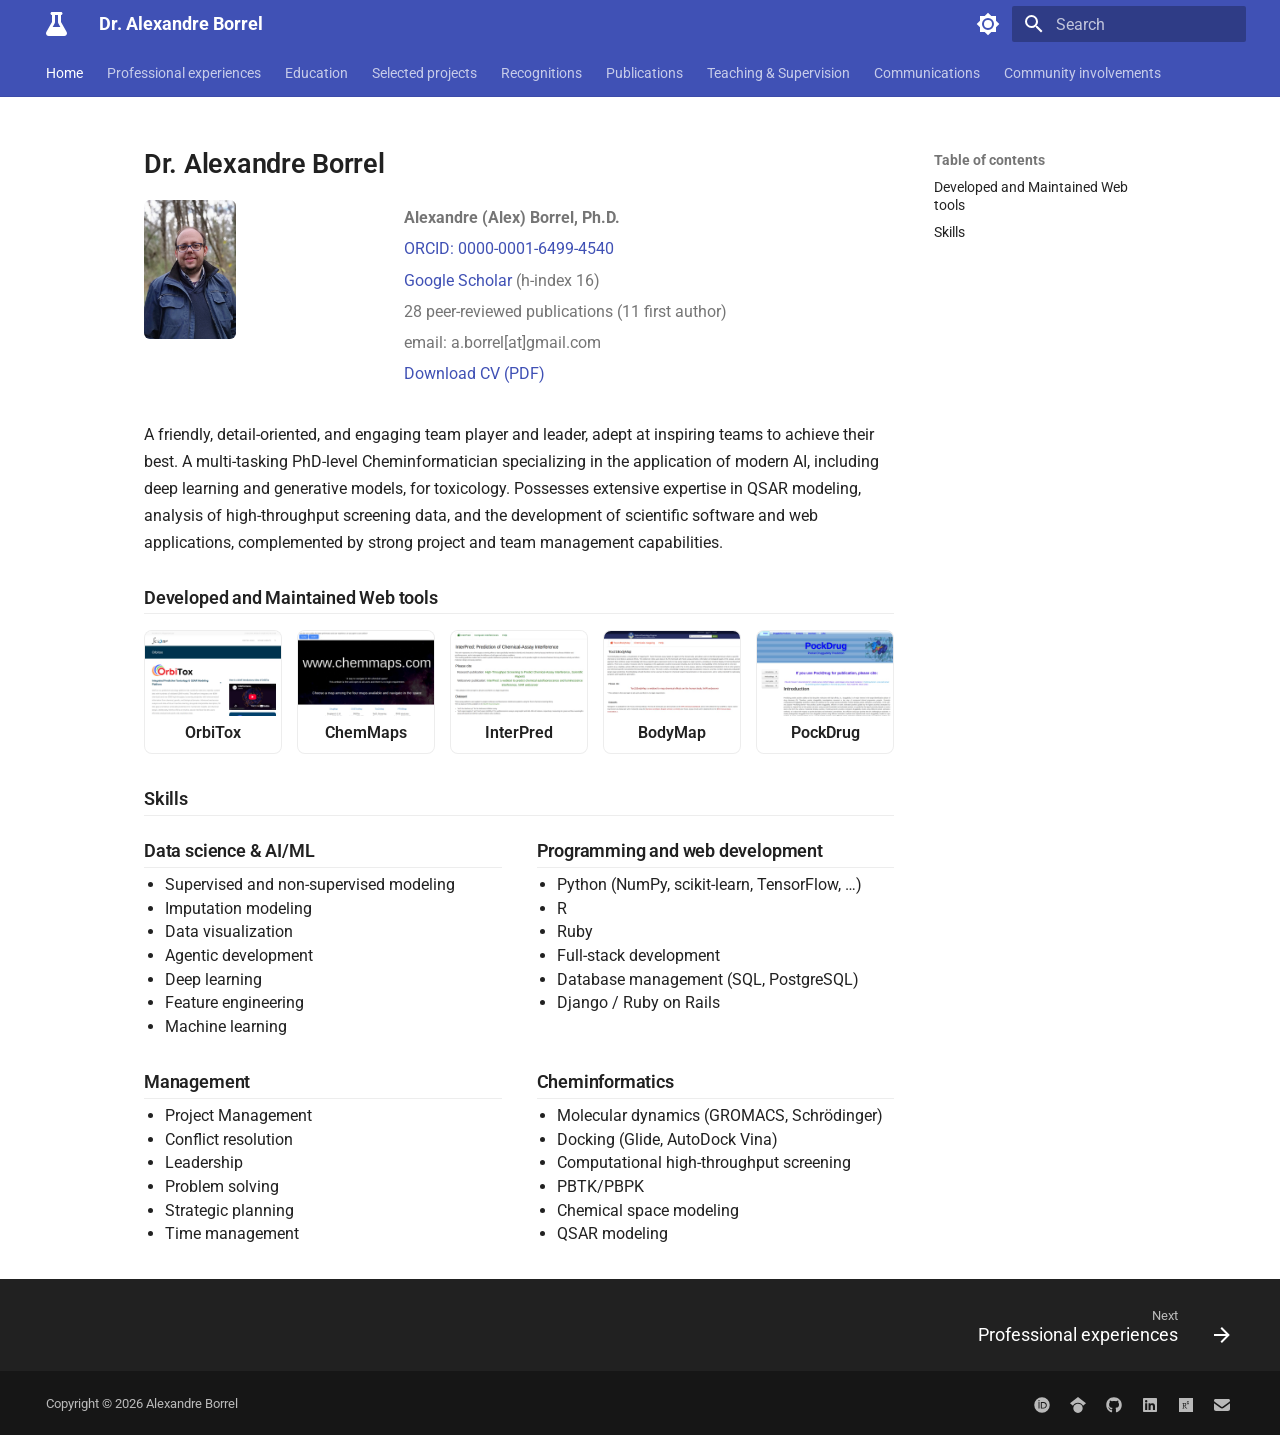
<file: index.html>
<!doctype html>
<html lang="en" class="no-js">
  <head>
    
      <meta charset="utf-8">
      <meta name="viewport" content="width=device-width,initial-scale=1">
      
        <meta name="description" content="Cheminformatician applying AI, QSAR, and scientific software to toxicology and drug discovery.">
      
      
        <meta name="author" content="Alexandre Borrel">
      
      
        <link rel="canonical" href="https://www.alexborrel.com/">
      
      
      
        <link rel="next" href="experience/">
      
      
        
      
      
      <link rel="icon" href="assets/images/favicon.png">
      <meta name="generator" content="mkdocs-1.6.1, mkdocs-material-9.7.7">
    
    
      
        <title>Dr. Alexandre Borrel</title>
      
    
    
      <link rel="stylesheet" href="assets/stylesheets/main.ec1eaa64.min.css">
      
        
        <link rel="stylesheet" href="assets/stylesheets/palette.ab4e12ef.min.css">
      
      


    
    
      
    
    
      
        
        
        <link rel="preconnect" href="https://fonts.gstatic.com" crossorigin>
        <link rel="stylesheet" href="https://fonts.googleapis.com/css?family=Roboto:300,300i,400,400i,700,700i%7CRoboto+Mono:400,400i,700,700i&display=fallback">
        <style>:root{--md-text-font:"Roboto";--md-code-font:"Roboto Mono"}</style>
      
    
    
      <link rel="stylesheet" href="stylesheets/extra.css">
    
    <script>__md_scope=new URL(".",location),__md_hash=e=>[...e].reduce(((e,_)=>(e<<5)-e+_.charCodeAt(0)),0),__md_get=(e,_=localStorage,t=__md_scope)=>JSON.parse(_.getItem(t.pathname+"."+e)),__md_set=(e,_,t=localStorage,a=__md_scope)=>{try{t.setItem(a.pathname+"."+e,JSON.stringify(_))}catch(e){}}</script>
    
      

    
    
  </head>
  
  
    
    
      
    
    
    
    
    <body dir="ltr" data-md-color-scheme="default" data-md-color-primary="indigo" data-md-color-accent="indigo">
  
    
    <input class="md-toggle" data-md-toggle="drawer" type="checkbox" id="__drawer" autocomplete="off">
    <input class="md-toggle" data-md-toggle="search" type="checkbox" id="__search" autocomplete="off">
    <label class="md-overlay" for="__drawer"></label>
    <div data-md-component="skip">
      
        
        <a href="#dr-alexandre-borrel" class="md-skip">
          Skip to content
        </a>
      
    </div>
    <div data-md-component="announce">
      
    </div>
    
    
      

  

<header class="md-header md-header--shadow md-header--lifted" data-md-component="header">
  <nav class="md-header__inner md-grid" aria-label="Header">
    <a href="." title="Dr. Alexandre Borrel" class="md-header__button md-logo" aria-label="Dr. Alexandre Borrel" data-md-component="logo">
      
  
  <svg xmlns="http://www.w3.org/2000/svg" viewBox="0 0 448 512"><!--! Font Awesome Free 7.1.0 by @fontawesome - https://fontawesome.com License - https://fontawesome.com/license/free (Icons: CC BY 4.0, Fonts: SIL OFL 1.1, Code: MIT License) Copyright 2025 Fonticons, Inc.--><path d="M288 0H128c-17.7 0-32 14.3-32 32s14.3 32 32 32v151.5L7.5 426.3C2.6 435 0 444.7 0 454.7 0 486.4 25.6 512 57.3 512h333.4c31.6 0 57.3-25.6 57.3-57.3 0-10-2.6-19.8-7.5-28.4L320 215.5V64c17.7 0 32-14.3 32-32S337.7 0 320 0zm-96 215.5V64h64v151.5c0 11.1 2.9 22.1 8.4 31.8L306 320H142l41.6-72.7c5.5-9.7 8.4-20.6 8.4-31.8"/></svg>

    </a>
    <label class="md-header__button md-icon" for="__drawer">
      
      <svg xmlns="http://www.w3.org/2000/svg" viewBox="0 0 24 24"><path d="M3 6h18v2H3zm0 5h18v2H3zm0 5h18v2H3z"/></svg>
    </label>
    <div class="md-header__title" data-md-component="header-title">
      <div class="md-header__ellipsis">
        <div class="md-header__topic">
          <span class="md-ellipsis">
            Dr. Alexandre Borrel
          </span>
        </div>
        <div class="md-header__topic" data-md-component="header-topic">
          <span class="md-ellipsis">
            
              Home
            
          </span>
        </div>
      </div>
    </div>
    
      
        <form class="md-header__option" data-md-component="palette">
  
    
    
    
    <input class="md-option" data-md-color-media="(prefers-color-scheme: light)" data-md-color-scheme="default" data-md-color-primary="indigo" data-md-color-accent="indigo"  aria-label="Switch to dark mode"  type="radio" name="__palette" id="__palette_0">
    
      <label class="md-header__button md-icon" title="Switch to dark mode" for="__palette_1" hidden>
        <svg xmlns="http://www.w3.org/2000/svg" viewBox="0 0 24 24"><path d="M12 8a4 4 0 0 0-4 4 4 4 0 0 0 4 4 4 4 0 0 0 4-4 4 4 0 0 0-4-4m0 10a6 6 0 0 1-6-6 6 6 0 0 1 6-6 6 6 0 0 1 6 6 6 6 0 0 1-6 6m8-9.31V4h-4.69L12 .69 8.69 4H4v4.69L.69 12 4 15.31V20h4.69L12 23.31 15.31 20H20v-4.69L23.31 12z"/></svg>
      </label>
    
  
    
    
    
    <input class="md-option" data-md-color-media="(prefers-color-scheme: dark)" data-md-color-scheme="slate" data-md-color-primary="indigo" data-md-color-accent="indigo"  aria-label="Switch to light mode"  type="radio" name="__palette" id="__palette_1">
    
      <label class="md-header__button md-icon" title="Switch to light mode" for="__palette_0" hidden>
        <svg xmlns="http://www.w3.org/2000/svg" viewBox="0 0 24 24"><path d="M12 18c-.89 0-1.74-.2-2.5-.55C11.56 16.5 13 14.42 13 12s-1.44-4.5-3.5-5.45C10.26 6.2 11.11 6 12 6a6 6 0 0 1 6 6 6 6 0 0 1-6 6m8-9.31V4h-4.69L12 .69 8.69 4H4v4.69L.69 12 4 15.31V20h4.69L12 23.31 15.31 20H20v-4.69L23.31 12z"/></svg>
      </label>
    
  
</form>
      
    
    
      <script>var palette=__md_get("__palette");if(palette&&palette.color){if("(prefers-color-scheme)"===palette.color.media){var media=matchMedia("(prefers-color-scheme: light)"),input=document.querySelector(media.matches?"[data-md-color-media='(prefers-color-scheme: light)']":"[data-md-color-media='(prefers-color-scheme: dark)']");palette.color.media=input.getAttribute("data-md-color-media"),palette.color.scheme=input.getAttribute("data-md-color-scheme"),palette.color.primary=input.getAttribute("data-md-color-primary"),palette.color.accent=input.getAttribute("data-md-color-accent")}for(var[key,value]of Object.entries(palette.color))document.body.setAttribute("data-md-color-"+key,value)}</script>
    
    
    
      
      
        <label class="md-header__button md-icon" for="__search">
          
          <svg xmlns="http://www.w3.org/2000/svg" viewBox="0 0 24 24"><path d="M9.5 3A6.5 6.5 0 0 1 16 9.5c0 1.61-.59 3.09-1.56 4.23l.27.27h.79l5 5-1.5 1.5-5-5v-.79l-.27-.27A6.52 6.52 0 0 1 9.5 16 6.5 6.5 0 0 1 3 9.5 6.5 6.5 0 0 1 9.5 3m0 2C7 5 5 7 5 9.5S7 14 9.5 14 14 12 14 9.5 12 5 9.5 5"/></svg>
        </label>
        <div class="md-search" data-md-component="search" role="dialog">
  <label class="md-search__overlay" for="__search"></label>
  <div class="md-search__inner" role="search">
    <form class="md-search__form" name="search">
      <input type="text" class="md-search__input" name="query" aria-label="Search" placeholder="Search" autocapitalize="off" autocorrect="off" autocomplete="off" spellcheck="false" data-md-component="search-query" required>
      <label class="md-search__icon md-icon" for="__search">
        
        <svg xmlns="http://www.w3.org/2000/svg" viewBox="0 0 24 24"><path d="M9.5 3A6.5 6.5 0 0 1 16 9.5c0 1.61-.59 3.09-1.56 4.23l.27.27h.79l5 5-1.5 1.5-5-5v-.79l-.27-.27A6.52 6.52 0 0 1 9.5 16 6.5 6.5 0 0 1 3 9.5 6.5 6.5 0 0 1 9.5 3m0 2C7 5 5 7 5 9.5S7 14 9.5 14 14 12 14 9.5 12 5 9.5 5"/></svg>
        
        <svg xmlns="http://www.w3.org/2000/svg" viewBox="0 0 24 24"><path d="M20 11v2H8l5.5 5.5-1.42 1.42L4.16 12l7.92-7.92L13.5 5.5 8 11z"/></svg>
      </label>
      <nav class="md-search__options" aria-label="Search">
        
        <button type="reset" class="md-search__icon md-icon" title="Clear" aria-label="Clear" tabindex="-1">
          
          <svg xmlns="http://www.w3.org/2000/svg" viewBox="0 0 24 24"><path d="M19 6.41 17.59 5 12 10.59 6.41 5 5 6.41 10.59 12 5 17.59 6.41 19 12 13.41 17.59 19 19 17.59 13.41 12z"/></svg>
        </button>
      </nav>
      
    </form>
    <div class="md-search__output">
      <div class="md-search__scrollwrap" tabindex="0" data-md-scrollfix>
        <div class="md-search-result" data-md-component="search-result">
          <div class="md-search-result__meta">
            Initializing search
          </div>
          <ol class="md-search-result__list" role="presentation"></ol>
        </div>
      </div>
    </div>
  </div>
</div>
      
    
    
  </nav>
  
    
      
<nav class="md-tabs" aria-label="Tabs" data-md-component="tabs">
  <div class="md-grid">
    <ul class="md-tabs__list">
      
        
  
  
  
    
  
  
    <li class="md-tabs__item md-tabs__item--active">
      <a href="." class="md-tabs__link">
        
  
  
    
  
  Home

      </a>
    </li>
  

      
        
  
  
  
  
    <li class="md-tabs__item">
      <a href="experience/" class="md-tabs__link">
        
  
  
    
  
  Professional experiences

      </a>
    </li>
  

      
        
  
  
  
  
    <li class="md-tabs__item">
      <a href="education/" class="md-tabs__link">
        
  
  
    
  
  Education

      </a>
    </li>
  

      
        
  
  
  
  
    <li class="md-tabs__item">
      <a href="projects/" class="md-tabs__link">
        
  
  
    
  
  Selected projects

      </a>
    </li>
  

      
        
  
  
  
  
    <li class="md-tabs__item">
      <a href="recognitions/" class="md-tabs__link">
        
  
  
    
  
  Recognitions

      </a>
    </li>
  

      
        
  
  
  
  
    <li class="md-tabs__item">
      <a href="publications/" class="md-tabs__link">
        
  
  
    
  
  Publications

      </a>
    </li>
  

      
        
  
  
  
  
    <li class="md-tabs__item">
      <a href="teaching/" class="md-tabs__link">
        
  
  
    
  
  Teaching & Supervision

      </a>
    </li>
  

      
        
  
  
  
  
    <li class="md-tabs__item">
      <a href="communications/" class="md-tabs__link">
        
  
  
    
  
  Communications

      </a>
    </li>
  

      
        
  
  
  
  
    <li class="md-tabs__item">
      <a href="community/" class="md-tabs__link">
        
  
  
    
  
  Community involvements

      </a>
    </li>
  

      
    </ul>
  </div>
</nav>
    
  
</header>
    
    <div class="md-container" data-md-component="container">
      
      
        
      
      <main class="md-main" data-md-component="main">
        <div class="md-main__inner md-grid">
          
            
              
              <div class="md-sidebar md-sidebar--primary" data-md-component="sidebar" data-md-type="navigation" >
                <div class="md-sidebar__scrollwrap">
                  <div class="md-sidebar__inner">
                    


  


<nav class="md-nav md-nav--primary md-nav--lifted" aria-label="Navigation" data-md-level="0">
  <label class="md-nav__title" for="__drawer">
    <a href="." title="Dr. Alexandre Borrel" class="md-nav__button md-logo" aria-label="Dr. Alexandre Borrel" data-md-component="logo">
      
  
  <svg xmlns="http://www.w3.org/2000/svg" viewBox="0 0 448 512"><!--! Font Awesome Free 7.1.0 by @fontawesome - https://fontawesome.com License - https://fontawesome.com/license/free (Icons: CC BY 4.0, Fonts: SIL OFL 1.1, Code: MIT License) Copyright 2025 Fonticons, Inc.--><path d="M288 0H128c-17.7 0-32 14.3-32 32s14.3 32 32 32v151.5L7.5 426.3C2.6 435 0 444.7 0 454.7 0 486.4 25.6 512 57.3 512h333.4c31.6 0 57.3-25.6 57.3-57.3 0-10-2.6-19.8-7.5-28.4L320 215.5V64c17.7 0 32-14.3 32-32S337.7 0 320 0zm-96 215.5V64h64v151.5c0 11.1 2.9 22.1 8.4 31.8L306 320H142l41.6-72.7c5.5-9.7 8.4-20.6 8.4-31.8"/></svg>

    </a>
    Dr. Alexandre Borrel
  </label>
  
  <ul class="md-nav__list" data-md-scrollfix>
    
      
      
  
  
    
  
  
  
    <li class="md-nav__item md-nav__item--active">
      
      <input class="md-nav__toggle md-toggle" type="checkbox" id="__toc">
      
      
        
      
      
        <label class="md-nav__link md-nav__link--active" for="__toc">
          
  
  
  <span class="md-ellipsis">
    
  
    Home
  

    
  </span>
  
  

          <span class="md-nav__icon md-icon"></span>
        </label>
      
      <a href="." class="md-nav__link md-nav__link--active">
        
  
  
  <span class="md-ellipsis">
    
  
    Home
  

    
  </span>
  
  

      </a>
      
        

<nav class="md-nav md-nav--secondary" aria-label="Table of contents">
  
  
  
    
  
  
    <label class="md-nav__title" for="__toc">
      <span class="md-nav__icon md-icon"></span>
      Table of contents
    </label>
    <ul class="md-nav__list" data-md-component="toc" data-md-scrollfix>
      
        <li class="md-nav__item">
  <a href="#developed-and-maintained-web-tools" class="md-nav__link">
    <span class="md-ellipsis">
      
        Developed and Maintained Web tools
      
    </span>
  </a>
  
</li>
      
        <li class="md-nav__item">
  <a href="#skills" class="md-nav__link">
    <span class="md-ellipsis">
      
        Skills
      
    </span>
  </a>
  
</li>
      
    </ul>
  
</nav>
      
    </li>
  

    
      
      
  
  
  
  
    <li class="md-nav__item">
      <a href="experience/" class="md-nav__link">
        
  
  
  <span class="md-ellipsis">
    
  
    Professional experiences
  

    
  </span>
  
  

      </a>
    </li>
  

    
      
      
  
  
  
  
    <li class="md-nav__item">
      <a href="education/" class="md-nav__link">
        
  
  
  <span class="md-ellipsis">
    
  
    Education
  

    
  </span>
  
  

      </a>
    </li>
  

    
      
      
  
  
  
  
    <li class="md-nav__item">
      <a href="projects/" class="md-nav__link">
        
  
  
  <span class="md-ellipsis">
    
  
    Selected projects
  

    
  </span>
  
  

      </a>
    </li>
  

    
      
      
  
  
  
  
    <li class="md-nav__item">
      <a href="recognitions/" class="md-nav__link">
        
  
  
  <span class="md-ellipsis">
    
  
    Recognitions
  

    
  </span>
  
  

      </a>
    </li>
  

    
      
      
  
  
  
  
    <li class="md-nav__item">
      <a href="publications/" class="md-nav__link">
        
  
  
  <span class="md-ellipsis">
    
  
    Publications
  

    
  </span>
  
  

      </a>
    </li>
  

    
      
      
  
  
  
  
    <li class="md-nav__item">
      <a href="teaching/" class="md-nav__link">
        
  
  
  <span class="md-ellipsis">
    
  
    Teaching & Supervision
  

    
  </span>
  
  

      </a>
    </li>
  

    
      
      
  
  
  
  
    <li class="md-nav__item">
      <a href="communications/" class="md-nav__link">
        
  
  
  <span class="md-ellipsis">
    
  
    Communications
  

    
  </span>
  
  

      </a>
    </li>
  

    
      
      
  
  
  
  
    <li class="md-nav__item">
      <a href="community/" class="md-nav__link">
        
  
  
  <span class="md-ellipsis">
    
  
    Community involvements
  

    
  </span>
  
  

      </a>
    </li>
  

    
  </ul>
</nav>
                  </div>
                </div>
              </div>
            
            
              
              <div class="md-sidebar md-sidebar--secondary" data-md-component="sidebar" data-md-type="toc" >
                <div class="md-sidebar__scrollwrap">
                  <div class="md-sidebar__inner">
                    

<nav class="md-nav md-nav--secondary" aria-label="Table of contents">
  
  
  
    
  
  
    <label class="md-nav__title" for="__toc">
      <span class="md-nav__icon md-icon"></span>
      Table of contents
    </label>
    <ul class="md-nav__list" data-md-component="toc" data-md-scrollfix>
      
        <li class="md-nav__item">
  <a href="#developed-and-maintained-web-tools" class="md-nav__link">
    <span class="md-ellipsis">
      
        Developed and Maintained Web tools
      
    </span>
  </a>
  
</li>
      
        <li class="md-nav__item">
  <a href="#skills" class="md-nav__link">
    <span class="md-ellipsis">
      
        Skills
      
    </span>
  </a>
  
</li>
      
    </ul>
  
</nav>
                  </div>
                </div>
              </div>
            
          
          
            <div class="md-content" data-md-component="content">
              
              <article class="md-content__inner md-typeset">
                
                  



<h1 id="dr-alexandre-borrel">Dr. Alexandre Borrel</h1>
<div class="home-hero">
<p><img src="assets/portrait.jpg" alt="Alexandre Borrel" class="home-portrait"></p>
<div class="home-meta">
<p><strong>Alexandre (Alex) Borrel, Ph.D.</strong></p>
<p><a href="https://orcid.org/0000-0001-6499-4540">ORCID: 0000-0001-6499-4540</a></p>
<p><a href="https://scholar.google.com/scholar?q=author:%22Alexandre+Borrel%22">Google Scholar</a> (h-index 16) </p>
<p>28 peer-reviewed publications (11 first author)</p>
<p>email: a.borrel[at]gmail.com</p>
<p><a href="assets/resume_Aug2026_forweb.pdf">Download CV (PDF)</a></p>
</div>
</div>
<p>A friendly, detail-oriented, and engaging team player and leader, adept at inspiring teams to achieve their best. A multi-tasking PhD-level Cheminformatician specializing in the application of modern AI, including deep learning and generative models, for toxicology. Possesses extensive expertise in QSAR modeling, analysis of high-throughput screening data, and the development of scientific software and web applications, complemented by strong project and team management capabilities.</p>
<h2 id="developed-and-maintained-web-tools">Developed and Maintained Web tools</h2>
<div class="tool-gallery">
  <a class="tool-card" href="https://orbitox.org/" target="_blank" rel="noopener">
    <img src="assets/tools/orbitox.jpg" alt="OrbiTox">
    <span>OrbiTox</span>
  </a>
  <a class="tool-card" href="https://apps.sciome.com/chemmaps/" target="_blank" rel="noopener">
    <img src="assets/tools/chemmaps.jpg" alt="ChemMaps">
    <span>ChemMaps</span>
  </a>
  <a class="tool-card" href="https://apps.sciome.com/interferences/" target="_blank" rel="noopener">
    <img src="assets/tools/interpred.jpg" alt="InterPred">
    <span>InterPred</span>
  </a>
  <a class="tool-card" href="https://apps.sciome.com/bodymap/" target="_blank" rel="noopener">
    <img src="assets/tools/bodymap.jpg" alt="Tox21BodyMap">
    <span>BodyMap</span>
  </a>
  <a class="tool-card" href="https://pockdrug.rpbs.univ-paris-diderot.fr/cgi-bin/index.py?page=home" target="_blank" rel="noopener">
    <img src="assets/tools/pockdrug.jpg" alt="PockDrug">
    <span>PockDrug</span>
  </a>
</div>

<h2 id="skills">Skills</h2>
<div class="skills-list">
  <div class="skill-group">
    <h3>Data science &amp; AI/ML</h3>
    <ul>
      <li>Supervised and non-supervised modeling</li>
      <li>Imputation modeling</li>
      <li>Data visualization</li>
      <li>Agentic development</li>
      <li>Deep learning</li>
      <li>Feature engineering</li>
      <li>Machine learning</li>
    </ul>
  </div>
  <div class="skill-group">
    <h3>Programming and web development</h3>
    <ul>
      <li>Python (NumPy, scikit-learn, TensorFlow, …)</li>
      <li>R</li>
      <li>Ruby</li>
      <li>Full-stack development</li>
      <li>Database management (SQL, PostgreSQL)</li>
      <li>Django / Ruby on Rails</li>
    </ul>
  </div>
  <div class="skill-group">
    <h3>Management</h3>
    <ul>
      <li>Project Management</li>
      <li>Conflict resolution</li>
      <li>Leadership</li>
      <li>Problem solving</li>
      <li>Strategic planning</li>
      <li>Time management</li>
    </ul>
  </div>
  <div class="skill-group">
    <h3>Cheminformatics</h3>
    <ul>
      <li>Molecular dynamics (GROMACS, Schrödinger)</li>
      <li>Docking (Glide, AutoDock Vina)</li>
      <li>Computational high-throughput screening</li>
      <li>PBTK/PBPK</li>
      <li>Chemical space modeling</li>
      <li>QSAR modeling</li>
    </ul>
  </div>
</div>












                
              </article>
            </div>
          
          
<script>var target=document.getElementById(location.hash.slice(1));target&&target.name&&(target.checked=target.name.startsWith("__tabbed_"))</script>
        </div>
        
          <button type="button" class="md-top md-icon" data-md-component="top" hidden>
  
  <svg xmlns="http://www.w3.org/2000/svg" viewBox="0 0 24 24"><path d="M13 20h-2V8l-5.5 5.5-1.42-1.42L12 4.16l7.92 7.92-1.42 1.42L13 8z"/></svg>
  Back to top
</button>
        
      </main>
      
        <footer class="md-footer">
  
    
      
      <nav class="md-footer__inner md-grid" aria-label="Footer" >
        
        
          
          <a href="experience/" class="md-footer__link md-footer__link--next" aria-label="Next: Professional experiences">
            <div class="md-footer__title">
              <span class="md-footer__direction">
                Next
              </span>
              <div class="md-ellipsis">
                Professional experiences
              </div>
            </div>
            <div class="md-footer__button md-icon">
              
              <svg xmlns="http://www.w3.org/2000/svg" viewBox="0 0 24 24"><path d="M4 11v2h12l-5.5 5.5 1.42 1.42L19.84 12l-7.92-7.92L10.5 5.5 16 11z"/></svg>
            </div>
          </a>
        
      </nav>
    
  
  <div class="md-footer-meta md-typeset">
    <div class="md-footer-meta__inner md-grid">
      <div class="md-copyright">
  
    <div class="md-copyright__highlight">
      Copyright &copy; 2026 Alexandre Borrel
    </div>
  
  
</div>
      
        
<div class="md-social">
  
    
    
    
    
    <a href="https://orcid.org/0000-0001-6499-4540" target="_blank" rel="noopener" title="ORCID" class="md-social__link">
      <svg xmlns="http://www.w3.org/2000/svg" viewBox="0 0 512 512"><!--! Font Awesome Free 7.1.0 by @fontawesome - https://fontawesome.com License - https://fontawesome.com/license/free (Icons: CC BY 4.0, Fonts: SIL OFL 1.1, Code: MIT License) Copyright 2025 Fonticons, Inc.--><path d="M294.7 188.2h-45.9V342h47.5c67.6 0 83.1-51.3 83.1-76.9 0-41.6-26.5-76.9-84.7-76.9M256 8a248 248 0 1 0 0 496 248 248 0 1 0 0-496m-80.8 360.8h-29.8V161.3h29.8zM160.3 98.5a19.6 19.6 0 1 1 0 39.2 19.6 19.6 0 1 1 0-39.2M300 369h-81V161.3h80.6c76.7 0 110.4 54.8 110.4 103.9 0 53.3-41.7 103.9-110 103.9z"/></svg>
    </a>
  
    
    
    
    
    <a href="https://scholar.google.com/scholar?q=author:%22Alexandre+Borrel%22" target="_blank" rel="noopener" title="Google Scholar" class="md-social__link">
      <svg xmlns="http://www.w3.org/2000/svg" viewBox="0 0 512 512"><!--! Font Awesome Free 7.1.0 by @fontawesome - https://fontawesome.com License - https://fontawesome.com/license/free (Icons: CC BY 4.0, Fonts: SIL OFL 1.1, Code: MIT License) Copyright 2025 Fonticons, Inc.--><path d="M390.9 298.5s0 .1.1.1c9.2 19.4 14.4 41.1 14.4 64C405.3 445.1 338.5 512 256 512s-149.3-66.9-149.3-149.3c0-22.9 5.2-44.6 14.4-64 1.7-3.6 3.6-7.2 5.6-10.7q6.6-11.4 15-21.3c27.4-32.6 68.5-53.3 114.4-53.3 33.6 0 64.6 11.1 89.6 29.9 9.1 6.9 17.4 14.7 24.8 23.5 5.6 6.6 10.6 13.8 15 21.3 2 3.4 3.8 7 5.5 10.5zm26.4-18.8c-30.1-58.4-91-98.4-161.3-98.4s-131.2 40-161.3 98.4L0 202.7 256 0l256 202.7-94.7 77.1z"/></svg>
    </a>
  
    
    
    
    
    <a href="https://github.com/ABorrel" target="_blank" rel="noopener" title="GitHub" class="md-social__link">
      <svg xmlns="http://www.w3.org/2000/svg" viewBox="0 0 512 512"><!--! Font Awesome Free 7.1.0 by @fontawesome - https://fontawesome.com License - https://fontawesome.com/license/free (Icons: CC BY 4.0, Fonts: SIL OFL 1.1, Code: MIT License) Copyright 2025 Fonticons, Inc.--><path d="M173.9 397.4c0 2-2.3 3.6-5.2 3.6-3.3.3-5.6-1.3-5.6-3.6 0-2 2.3-3.6 5.2-3.6 3-.3 5.6 1.3 5.6 3.6m-31.1-4.5c-.7 2 1.3 4.3 4.3 4.9 2.6 1 5.6 0 6.2-2s-1.3-4.3-4.3-5.2c-2.6-.7-5.5.3-6.2 2.3m44.2-1.7c-2.9.7-4.9 2.6-4.6 4.9.3 2 2.9 3.3 5.9 2.6 2.9-.7 4.9-2.6 4.6-4.6-.3-1.9-3-3.2-5.9-2.9M252.8 8C114.1 8 8 113.3 8 252c0 110.9 69.8 205.8 169.5 239.2 12.8 2.3 17.3-5.6 17.3-12.1 0-6.2-.3-40.4-.3-61.4 0 0-70 15-84.7-29.8 0 0-11.4-29.1-27.8-36.6 0 0-22.9-15.7 1.6-15.4 0 0 24.9 2 38.6 25.8 21.9 38.6 58.6 27.5 72.9 20.9 2.3-16 8.8-27.1 16-33.7-55.9-6.2-112.3-14.3-112.3-110.5 0-27.5 7.6-41.3 23.6-58.9-2.6-6.5-11.1-33.3 2.6-67.9 20.9-6.5 69 27 69 27 20-5.6 41.5-8.5 62.8-8.5s42.8 2.9 62.8 8.5c0 0 48.1-33.6 69-27 13.7 34.7 5.2 61.4 2.6 67.9 16 17.7 25.8 31.5 25.8 58.9 0 96.5-58.9 104.2-114.8 110.5 9.2 7.9 17 22.9 17 46.4 0 33.7-.3 75.4-.3 83.6 0 6.5 4.6 14.4 17.3 12.1C436.2 457.8 504 362.9 504 252 504 113.3 391.5 8 252.8 8M105.2 352.9c-1.3 1-1 3.3.7 5.2 1.6 1.6 3.9 2.3 5.2 1 1.3-1 1-3.3-.7-5.2-1.6-1.6-3.9-2.3-5.2-1m-10.8-8.1c-.7 1.3.3 2.9 2.3 3.9 1.6 1 3.6.7 4.3-.7.7-1.3-.3-2.9-2.3-3.9-2-.6-3.6-.3-4.3.7m32.4 35.6c-1.6 1.3-1 4.3 1.3 6.2 2.3 2.3 5.2 2.6 6.5 1 1.3-1.3.7-4.3-1.3-6.2-2.2-2.3-5.2-2.6-6.5-1m-11.4-14.7c-1.6 1-1.6 3.6 0 5.9s4.3 3.3 5.6 2.3c1.6-1.3 1.6-3.9 0-6.2-1.4-2.3-4-3.3-5.6-2"/></svg>
    </a>
  
    
    
    
    
    <a href="https://www.linkedin.com/in/alexandre-borrel-0651a736/" target="_blank" rel="noopener" title="LinkedIn" class="md-social__link">
      <svg xmlns="http://www.w3.org/2000/svg" viewBox="0 0 448 512"><!--! Font Awesome Free 7.1.0 by @fontawesome - https://fontawesome.com License - https://fontawesome.com/license/free (Icons: CC BY 4.0, Fonts: SIL OFL 1.1, Code: MIT License) Copyright 2025 Fonticons, Inc.--><path d="M416 32H31.9C14.3 32 0 46.5 0 64.3v383.4C0 465.5 14.3 480 31.9 480H416c17.6 0 32-14.5 32-32.3V64.3c0-17.8-14.4-32.3-32-32.3M135.4 416H69V202.2h66.5V416zM102.2 96a38.5 38.5 0 1 1 0 77 38.5 38.5 0 1 1 0-77m282.1 320h-66.4V312c0-24.8-.5-56.7-34.5-56.7-34.6 0-39.9 27-39.9 54.9V416h-66.4V202.2h63.7v29.2h.9c8.9-16.8 30.6-34.5 62.9-34.5 67.2 0 79.7 44.3 79.7 101.9z"/></svg>
    </a>
  
    
    
    
    
    <a href="https://www.researchgate.net/profile/Alexandre-Borrel/" target="_blank" rel="noopener" title="ResearchGate" class="md-social__link">
      <svg xmlns="http://www.w3.org/2000/svg" viewBox="0 0 448 512"><!--! Font Awesome Free 7.1.0 by @fontawesome - https://fontawesome.com License - https://fontawesome.com/license/free (Icons: CC BY 4.0, Fonts: SIL OFL 1.1, Code: MIT License) Copyright 2025 Fonticons, Inc.--><path d="M0 32v448h448V32zm262.2 334.4c-6.6 3-33.2 6-50-14.2-9.2-10.6-25.3-33.3-42.2-63.6-8.9 0-14.7 0-21.4-.6v46.4c0 23.5 6 21.2 25.8 23.9v8.1c-6.9-.3-23.1-.8-35.6-.8-13.1 0-26.1.6-33.6.8v-8.1c15.5-2.9 22-1.3 22-23.9V225c0-22.6-6.4-21-22-23.9V193c25.8 1 53.1-.6 70.9-.6 31.7 0 55.9 14.4 55.9 45.6 0 21.1-16.7 42.2-39.2 47.5 13.6 24.2 30 45.6 42.2 58.9 7.2 7.8 17.2 14.7 27.2 14.7zm22.9-135c-23.3 0-32.2-15.7-32.2-32.2V167c0-12.2 8.8-30.4 34-30.4s30.4 17.9 30.4 17.9l-10.7 7.2s-5.5-12.5-19.7-12.5c-7.9 0-19.7 7.3-19.7 19.7v26.8c0 13.4 6.6 23.3 17.9 23.3 14.1 0 21.5-10.9 21.5-26.8h-17.9v-10.7h30.4c0 20.5 4.7 49.9-34 49.9m-116.5 44.7c-9.4 0-13.6-.3-20-.8v-69.7c6.4-.6 15-.6 22.5-.6 23.3 0 37.2 12.2 37.2 34.5 0 21.9-15 36.6-39.7 36.6"/></svg>
    </a>
  
    
    
    
    
    <a href="mailto:a.borrel@gmail.com" target="_blank" rel="noopener" title="Email" class="md-social__link">
      <svg xmlns="http://www.w3.org/2000/svg" viewBox="0 0 512 512"><!--! Font Awesome Free 7.1.0 by @fontawesome - https://fontawesome.com License - https://fontawesome.com/license/free (Icons: CC BY 4.0, Fonts: SIL OFL 1.1, Code: MIT License) Copyright 2025 Fonticons, Inc.--><path d="M48 64C21.5 64 0 85.5 0 112c0 15.1 7.1 29.3 19.2 38.4l208 156a48 48 0 0 0 57.6 0l208-156c12.1-9.1 19.2-23.3 19.2-38.4 0-26.5-21.5-48-48-48zM0 196v188c0 35.3 28.7 64 64 64h384c35.3 0 64-28.7 64-64V196L313.6 344.8c-34.1 25.6-81.1 25.6-115.2 0z"/></svg>
    </a>
  
</div>
      
    </div>
  </div>
</footer>
      
    </div>
    <div class="md-dialog" data-md-component="dialog">
      <div class="md-dialog__inner md-typeset"></div>
    </div>
    
    
    
      
      
      <script id="__config" type="application/json">{"annotate": null, "base": ".", "features": ["navigation.tabs", "navigation.tabs.sticky", "navigation.top", "navigation.footer", "search.highlight", "content.tooltips"], "search": "assets/javascripts/workers/search.2c215733.min.js", "tags": null, "translations": {"clipboard.copied": "Copied to clipboard", "clipboard.copy": "Copy to clipboard", "search.result.more.one": "1 more on this page", "search.result.more.other": "# more on this page", "search.result.none": "No matching documents", "search.result.one": "1 matching document", "search.result.other": "# matching documents", "search.result.placeholder": "Type to start searching", "search.result.term.missing": "Missing", "select.version": "Select version"}, "version": null}</script>
    
    
      <script src="assets/javascripts/bundle.d7400e89.min.js"></script>
      
    
  </body>
</html>
</file>
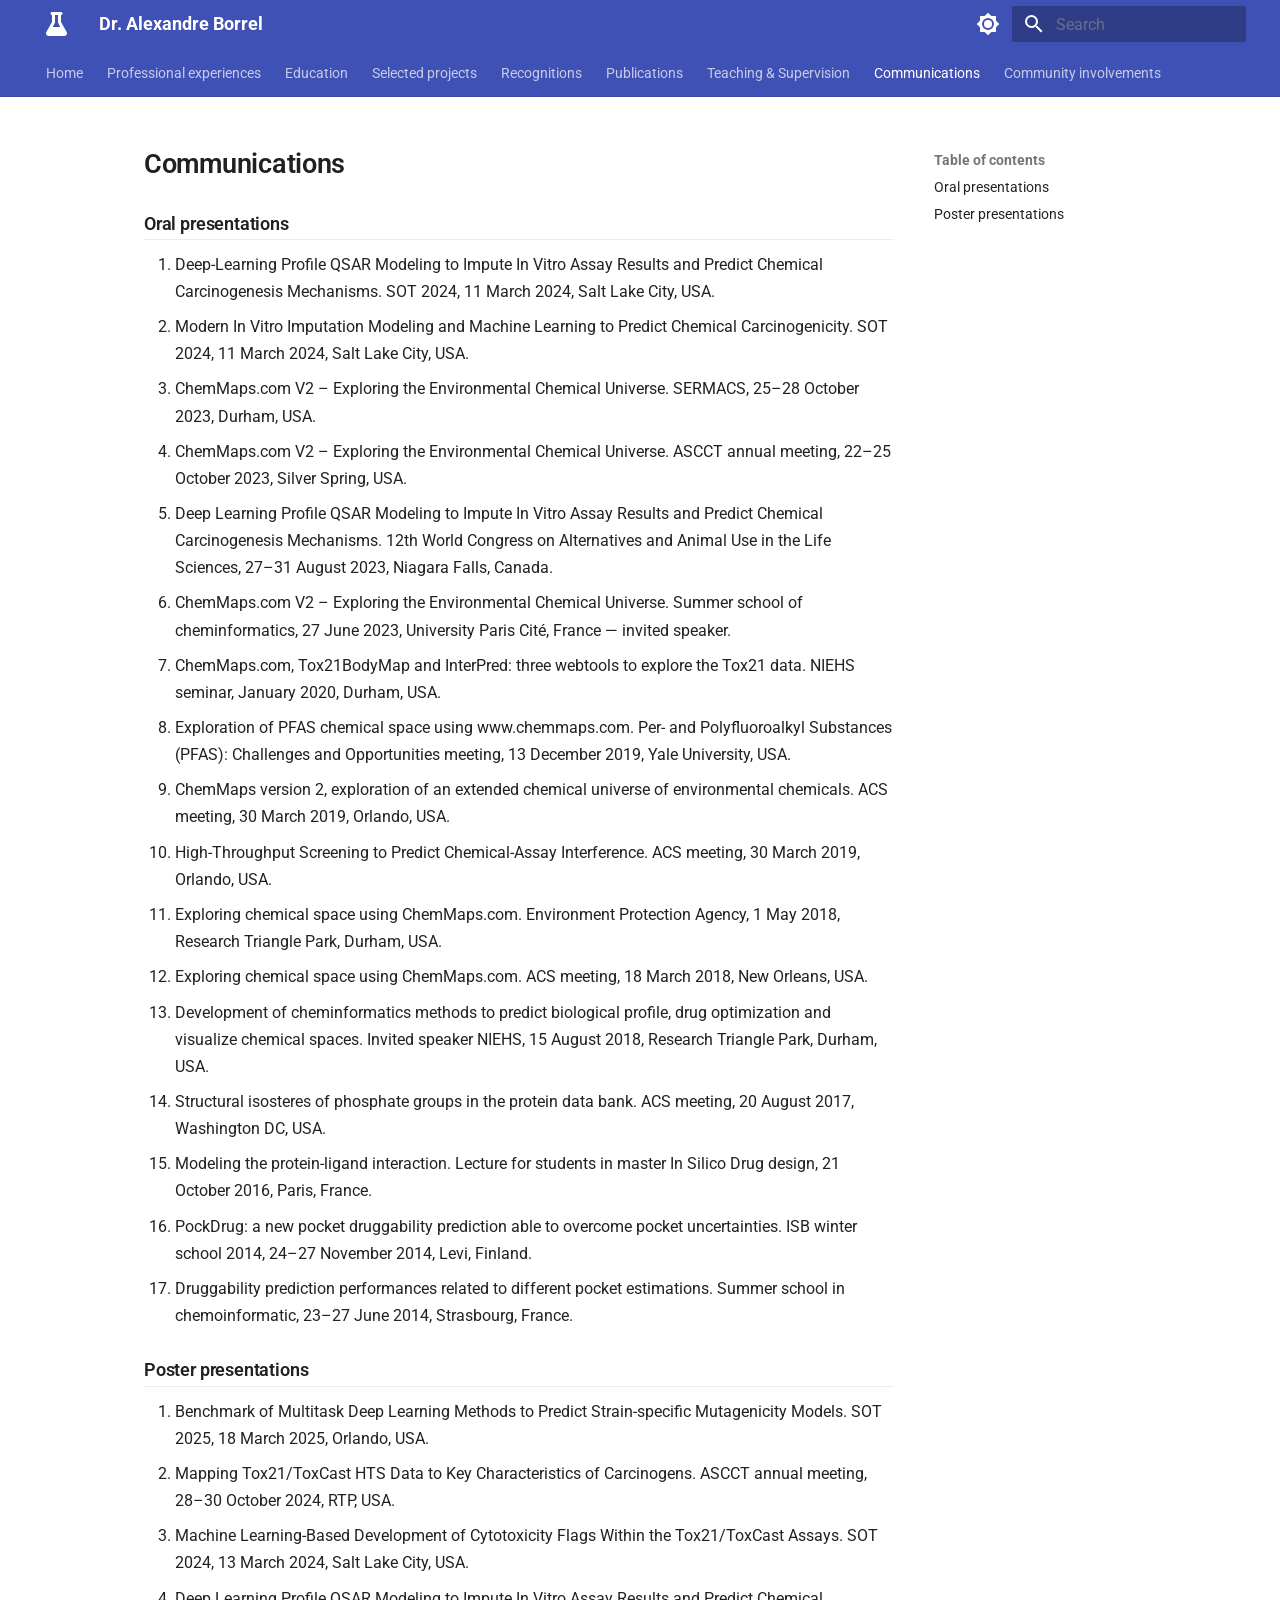
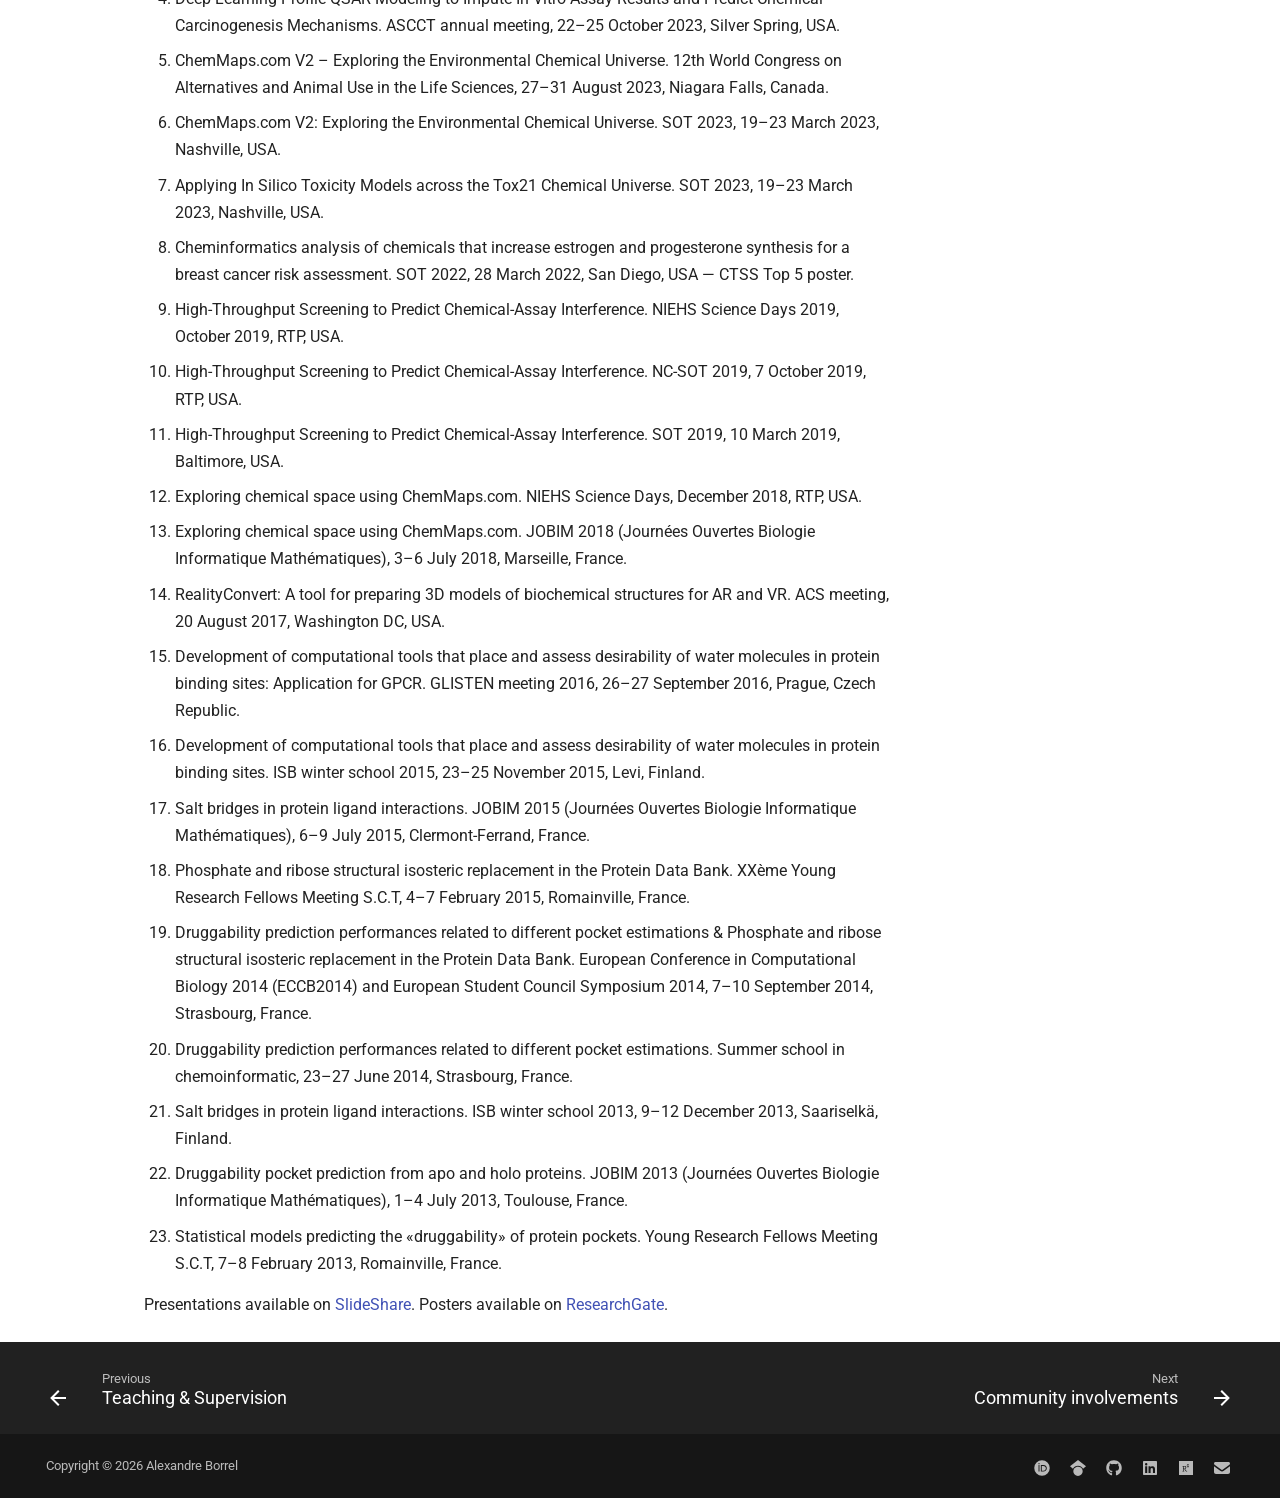
<file: communications/index.html>
<!doctype html>
<html lang="en" class="no-js">
  <head>
    
      <meta charset="utf-8">
      <meta name="viewport" content="width=device-width,initial-scale=1">
      
        <meta name="description" content="Cheminformatician applying AI, QSAR, and scientific software to toxicology and drug discovery.">
      
      
        <meta name="author" content="Alexandre Borrel">
      
      
        <link rel="canonical" href="https://www.alexborrel.com/communications/">
      
      
        <link rel="prev" href="../teaching/">
      
      
        <link rel="next" href="../community/">
      
      
        
      
      
      <link rel="icon" href="../assets/images/favicon.png">
      <meta name="generator" content="mkdocs-1.6.1, mkdocs-material-9.7.7">
    
    
      
        <title>Communications - Dr. Alexandre Borrel</title>
      
    
    
      <link rel="stylesheet" href="../assets/stylesheets/main.ec1eaa64.min.css">
      
        
        <link rel="stylesheet" href="../assets/stylesheets/palette.ab4e12ef.min.css">
      
      


    
    
      
    
    
      
        
        
        <link rel="preconnect" href="https://fonts.gstatic.com" crossorigin>
        <link rel="stylesheet" href="https://fonts.googleapis.com/css?family=Roboto:300,300i,400,400i,700,700i%7CRoboto+Mono:400,400i,700,700i&display=fallback">
        <style>:root{--md-text-font:"Roboto";--md-code-font:"Roboto Mono"}</style>
      
    
    
      <link rel="stylesheet" href="../stylesheets/extra.css">
    
    <script>__md_scope=new URL("..",location),__md_hash=e=>[...e].reduce(((e,_)=>(e<<5)-e+_.charCodeAt(0)),0),__md_get=(e,_=localStorage,t=__md_scope)=>JSON.parse(_.getItem(t.pathname+"."+e)),__md_set=(e,_,t=localStorage,a=__md_scope)=>{try{t.setItem(a.pathname+"."+e,JSON.stringify(_))}catch(e){}}</script>
    
      

    
    
  </head>
  
  
    
    
      
    
    
    
    
    <body dir="ltr" data-md-color-scheme="default" data-md-color-primary="indigo" data-md-color-accent="indigo">
  
    
    <input class="md-toggle" data-md-toggle="drawer" type="checkbox" id="__drawer" autocomplete="off">
    <input class="md-toggle" data-md-toggle="search" type="checkbox" id="__search" autocomplete="off">
    <label class="md-overlay" for="__drawer"></label>
    <div data-md-component="skip">
      
        
        <a href="#communications" class="md-skip">
          Skip to content
        </a>
      
    </div>
    <div data-md-component="announce">
      
    </div>
    
    
      

  

<header class="md-header md-header--shadow md-header--lifted" data-md-component="header">
  <nav class="md-header__inner md-grid" aria-label="Header">
    <a href=".." title="Dr. Alexandre Borrel" class="md-header__button md-logo" aria-label="Dr. Alexandre Borrel" data-md-component="logo">
      
  
  <svg xmlns="http://www.w3.org/2000/svg" viewBox="0 0 448 512"><!--! Font Awesome Free 7.1.0 by @fontawesome - https://fontawesome.com License - https://fontawesome.com/license/free (Icons: CC BY 4.0, Fonts: SIL OFL 1.1, Code: MIT License) Copyright 2025 Fonticons, Inc.--><path d="M288 0H128c-17.7 0-32 14.3-32 32s14.3 32 32 32v151.5L7.5 426.3C2.6 435 0 444.7 0 454.7 0 486.4 25.6 512 57.3 512h333.4c31.6 0 57.3-25.6 57.3-57.3 0-10-2.6-19.8-7.5-28.4L320 215.5V64c17.7 0 32-14.3 32-32S337.7 0 320 0zm-96 215.5V64h64v151.5c0 11.1 2.9 22.1 8.4 31.8L306 320H142l41.6-72.7c5.5-9.7 8.4-20.6 8.4-31.8"/></svg>

    </a>
    <label class="md-header__button md-icon" for="__drawer">
      
      <svg xmlns="http://www.w3.org/2000/svg" viewBox="0 0 24 24"><path d="M3 6h18v2H3zm0 5h18v2H3zm0 5h18v2H3z"/></svg>
    </label>
    <div class="md-header__title" data-md-component="header-title">
      <div class="md-header__ellipsis">
        <div class="md-header__topic">
          <span class="md-ellipsis">
            Dr. Alexandre Borrel
          </span>
        </div>
        <div class="md-header__topic" data-md-component="header-topic">
          <span class="md-ellipsis">
            
              Communications
            
          </span>
        </div>
      </div>
    </div>
    
      
        <form class="md-header__option" data-md-component="palette">
  
    
    
    
    <input class="md-option" data-md-color-media="(prefers-color-scheme: light)" data-md-color-scheme="default" data-md-color-primary="indigo" data-md-color-accent="indigo"  aria-label="Switch to dark mode"  type="radio" name="__palette" id="__palette_0">
    
      <label class="md-header__button md-icon" title="Switch to dark mode" for="__palette_1" hidden>
        <svg xmlns="http://www.w3.org/2000/svg" viewBox="0 0 24 24"><path d="M12 8a4 4 0 0 0-4 4 4 4 0 0 0 4 4 4 4 0 0 0 4-4 4 4 0 0 0-4-4m0 10a6 6 0 0 1-6-6 6 6 0 0 1 6-6 6 6 0 0 1 6 6 6 6 0 0 1-6 6m8-9.31V4h-4.69L12 .69 8.69 4H4v4.69L.69 12 4 15.31V20h4.69L12 23.31 15.31 20H20v-4.69L23.31 12z"/></svg>
      </label>
    
  
    
    
    
    <input class="md-option" data-md-color-media="(prefers-color-scheme: dark)" data-md-color-scheme="slate" data-md-color-primary="indigo" data-md-color-accent="indigo"  aria-label="Switch to light mode"  type="radio" name="__palette" id="__palette_1">
    
      <label class="md-header__button md-icon" title="Switch to light mode" for="__palette_0" hidden>
        <svg xmlns="http://www.w3.org/2000/svg" viewBox="0 0 24 24"><path d="M12 18c-.89 0-1.74-.2-2.5-.55C11.56 16.5 13 14.42 13 12s-1.44-4.5-3.5-5.45C10.26 6.2 11.11 6 12 6a6 6 0 0 1 6 6 6 6 0 0 1-6 6m8-9.31V4h-4.69L12 .69 8.69 4H4v4.69L.69 12 4 15.31V20h4.69L12 23.31 15.31 20H20v-4.69L23.31 12z"/></svg>
      </label>
    
  
</form>
      
    
    
      <script>var palette=__md_get("__palette");if(palette&&palette.color){if("(prefers-color-scheme)"===palette.color.media){var media=matchMedia("(prefers-color-scheme: light)"),input=document.querySelector(media.matches?"[data-md-color-media='(prefers-color-scheme: light)']":"[data-md-color-media='(prefers-color-scheme: dark)']");palette.color.media=input.getAttribute("data-md-color-media"),palette.color.scheme=input.getAttribute("data-md-color-scheme"),palette.color.primary=input.getAttribute("data-md-color-primary"),palette.color.accent=input.getAttribute("data-md-color-accent")}for(var[key,value]of Object.entries(palette.color))document.body.setAttribute("data-md-color-"+key,value)}</script>
    
    
    
      
      
        <label class="md-header__button md-icon" for="__search">
          
          <svg xmlns="http://www.w3.org/2000/svg" viewBox="0 0 24 24"><path d="M9.5 3A6.5 6.5 0 0 1 16 9.5c0 1.61-.59 3.09-1.56 4.23l.27.27h.79l5 5-1.5 1.5-5-5v-.79l-.27-.27A6.52 6.52 0 0 1 9.5 16 6.5 6.5 0 0 1 3 9.5 6.5 6.5 0 0 1 9.5 3m0 2C7 5 5 7 5 9.5S7 14 9.5 14 14 12 14 9.5 12 5 9.5 5"/></svg>
        </label>
        <div class="md-search" data-md-component="search" role="dialog">
  <label class="md-search__overlay" for="__search"></label>
  <div class="md-search__inner" role="search">
    <form class="md-search__form" name="search">
      <input type="text" class="md-search__input" name="query" aria-label="Search" placeholder="Search" autocapitalize="off" autocorrect="off" autocomplete="off" spellcheck="false" data-md-component="search-query" required>
      <label class="md-search__icon md-icon" for="__search">
        
        <svg xmlns="http://www.w3.org/2000/svg" viewBox="0 0 24 24"><path d="M9.5 3A6.5 6.5 0 0 1 16 9.5c0 1.61-.59 3.09-1.56 4.23l.27.27h.79l5 5-1.5 1.5-5-5v-.79l-.27-.27A6.52 6.52 0 0 1 9.5 16 6.5 6.5 0 0 1 3 9.5 6.5 6.5 0 0 1 9.5 3m0 2C7 5 5 7 5 9.5S7 14 9.5 14 14 12 14 9.5 12 5 9.5 5"/></svg>
        
        <svg xmlns="http://www.w3.org/2000/svg" viewBox="0 0 24 24"><path d="M20 11v2H8l5.5 5.5-1.42 1.42L4.16 12l7.92-7.92L13.5 5.5 8 11z"/></svg>
      </label>
      <nav class="md-search__options" aria-label="Search">
        
        <button type="reset" class="md-search__icon md-icon" title="Clear" aria-label="Clear" tabindex="-1">
          
          <svg xmlns="http://www.w3.org/2000/svg" viewBox="0 0 24 24"><path d="M19 6.41 17.59 5 12 10.59 6.41 5 5 6.41 10.59 12 5 17.59 6.41 19 12 13.41 17.59 19 19 17.59 13.41 12z"/></svg>
        </button>
      </nav>
      
    </form>
    <div class="md-search__output">
      <div class="md-search__scrollwrap" tabindex="0" data-md-scrollfix>
        <div class="md-search-result" data-md-component="search-result">
          <div class="md-search-result__meta">
            Initializing search
          </div>
          <ol class="md-search-result__list" role="presentation"></ol>
        </div>
      </div>
    </div>
  </div>
</div>
      
    
    
  </nav>
  
    
      
<nav class="md-tabs" aria-label="Tabs" data-md-component="tabs">
  <div class="md-grid">
    <ul class="md-tabs__list">
      
        
  
  
  
  
    <li class="md-tabs__item">
      <a href=".." class="md-tabs__link">
        
  
  
    
  
  Home

      </a>
    </li>
  

      
        
  
  
  
  
    <li class="md-tabs__item">
      <a href="../experience/" class="md-tabs__link">
        
  
  
    
  
  Professional experiences

      </a>
    </li>
  

      
        
  
  
  
  
    <li class="md-tabs__item">
      <a href="../education/" class="md-tabs__link">
        
  
  
    
  
  Education

      </a>
    </li>
  

      
        
  
  
  
  
    <li class="md-tabs__item">
      <a href="../projects/" class="md-tabs__link">
        
  
  
    
  
  Selected projects

      </a>
    </li>
  

      
        
  
  
  
  
    <li class="md-tabs__item">
      <a href="../recognitions/" class="md-tabs__link">
        
  
  
    
  
  Recognitions

      </a>
    </li>
  

      
        
  
  
  
  
    <li class="md-tabs__item">
      <a href="../publications/" class="md-tabs__link">
        
  
  
    
  
  Publications

      </a>
    </li>
  

      
        
  
  
  
  
    <li class="md-tabs__item">
      <a href="../teaching/" class="md-tabs__link">
        
  
  
    
  
  Teaching & Supervision

      </a>
    </li>
  

      
        
  
  
  
    
  
  
    <li class="md-tabs__item md-tabs__item--active">
      <a href="./" class="md-tabs__link">
        
  
  
    
  
  Communications

      </a>
    </li>
  

      
        
  
  
  
  
    <li class="md-tabs__item">
      <a href="../community/" class="md-tabs__link">
        
  
  
    
  
  Community involvements

      </a>
    </li>
  

      
    </ul>
  </div>
</nav>
    
  
</header>
    
    <div class="md-container" data-md-component="container">
      
      
        
      
      <main class="md-main" data-md-component="main">
        <div class="md-main__inner md-grid">
          
            
              
              <div class="md-sidebar md-sidebar--primary" data-md-component="sidebar" data-md-type="navigation" >
                <div class="md-sidebar__scrollwrap">
                  <div class="md-sidebar__inner">
                    


  


<nav class="md-nav md-nav--primary md-nav--lifted" aria-label="Navigation" data-md-level="0">
  <label class="md-nav__title" for="__drawer">
    <a href=".." title="Dr. Alexandre Borrel" class="md-nav__button md-logo" aria-label="Dr. Alexandre Borrel" data-md-component="logo">
      
  
  <svg xmlns="http://www.w3.org/2000/svg" viewBox="0 0 448 512"><!--! Font Awesome Free 7.1.0 by @fontawesome - https://fontawesome.com License - https://fontawesome.com/license/free (Icons: CC BY 4.0, Fonts: SIL OFL 1.1, Code: MIT License) Copyright 2025 Fonticons, Inc.--><path d="M288 0H128c-17.7 0-32 14.3-32 32s14.3 32 32 32v151.5L7.5 426.3C2.6 435 0 444.7 0 454.7 0 486.4 25.6 512 57.3 512h333.4c31.6 0 57.3-25.6 57.3-57.3 0-10-2.6-19.8-7.5-28.4L320 215.5V64c17.7 0 32-14.3 32-32S337.7 0 320 0zm-96 215.5V64h64v151.5c0 11.1 2.9 22.1 8.4 31.8L306 320H142l41.6-72.7c5.5-9.7 8.4-20.6 8.4-31.8"/></svg>

    </a>
    Dr. Alexandre Borrel
  </label>
  
  <ul class="md-nav__list" data-md-scrollfix>
    
      
      
  
  
  
  
    <li class="md-nav__item">
      <a href=".." class="md-nav__link">
        
  
  
  <span class="md-ellipsis">
    
  
    Home
  

    
  </span>
  
  

      </a>
    </li>
  

    
      
      
  
  
  
  
    <li class="md-nav__item">
      <a href="../experience/" class="md-nav__link">
        
  
  
  <span class="md-ellipsis">
    
  
    Professional experiences
  

    
  </span>
  
  

      </a>
    </li>
  

    
      
      
  
  
  
  
    <li class="md-nav__item">
      <a href="../education/" class="md-nav__link">
        
  
  
  <span class="md-ellipsis">
    
  
    Education
  

    
  </span>
  
  

      </a>
    </li>
  

    
      
      
  
  
  
  
    <li class="md-nav__item">
      <a href="../projects/" class="md-nav__link">
        
  
  
  <span class="md-ellipsis">
    
  
    Selected projects
  

    
  </span>
  
  

      </a>
    </li>
  

    
      
      
  
  
  
  
    <li class="md-nav__item">
      <a href="../recognitions/" class="md-nav__link">
        
  
  
  <span class="md-ellipsis">
    
  
    Recognitions
  

    
  </span>
  
  

      </a>
    </li>
  

    
      
      
  
  
  
  
    <li class="md-nav__item">
      <a href="../publications/" class="md-nav__link">
        
  
  
  <span class="md-ellipsis">
    
  
    Publications
  

    
  </span>
  
  

      </a>
    </li>
  

    
      
      
  
  
  
  
    <li class="md-nav__item">
      <a href="../teaching/" class="md-nav__link">
        
  
  
  <span class="md-ellipsis">
    
  
    Teaching & Supervision
  

    
  </span>
  
  

      </a>
    </li>
  

    
      
      
  
  
    
  
  
  
    <li class="md-nav__item md-nav__item--active">
      
      <input class="md-nav__toggle md-toggle" type="checkbox" id="__toc">
      
      
        
      
      
        <label class="md-nav__link md-nav__link--active" for="__toc">
          
  
  
  <span class="md-ellipsis">
    
  
    Communications
  

    
  </span>
  
  

          <span class="md-nav__icon md-icon"></span>
        </label>
      
      <a href="./" class="md-nav__link md-nav__link--active">
        
  
  
  <span class="md-ellipsis">
    
  
    Communications
  

    
  </span>
  
  

      </a>
      
        

<nav class="md-nav md-nav--secondary" aria-label="Table of contents">
  
  
  
    
  
  
    <label class="md-nav__title" for="__toc">
      <span class="md-nav__icon md-icon"></span>
      Table of contents
    </label>
    <ul class="md-nav__list" data-md-component="toc" data-md-scrollfix>
      
        <li class="md-nav__item">
  <a href="#oral-presentations" class="md-nav__link">
    <span class="md-ellipsis">
      
        Oral presentations
      
    </span>
  </a>
  
</li>
      
        <li class="md-nav__item">
  <a href="#poster-presentations" class="md-nav__link">
    <span class="md-ellipsis">
      
        Poster presentations
      
    </span>
  </a>
  
</li>
      
    </ul>
  
</nav>
      
    </li>
  

    
      
      
  
  
  
  
    <li class="md-nav__item">
      <a href="../community/" class="md-nav__link">
        
  
  
  <span class="md-ellipsis">
    
  
    Community involvements
  

    
  </span>
  
  

      </a>
    </li>
  

    
  </ul>
</nav>
                  </div>
                </div>
              </div>
            
            
              
              <div class="md-sidebar md-sidebar--secondary" data-md-component="sidebar" data-md-type="toc" >
                <div class="md-sidebar__scrollwrap">
                  <div class="md-sidebar__inner">
                    

<nav class="md-nav md-nav--secondary" aria-label="Table of contents">
  
  
  
    
  
  
    <label class="md-nav__title" for="__toc">
      <span class="md-nav__icon md-icon"></span>
      Table of contents
    </label>
    <ul class="md-nav__list" data-md-component="toc" data-md-scrollfix>
      
        <li class="md-nav__item">
  <a href="#oral-presentations" class="md-nav__link">
    <span class="md-ellipsis">
      
        Oral presentations
      
    </span>
  </a>
  
</li>
      
        <li class="md-nav__item">
  <a href="#poster-presentations" class="md-nav__link">
    <span class="md-ellipsis">
      
        Poster presentations
      
    </span>
  </a>
  
</li>
      
    </ul>
  
</nav>
                  </div>
                </div>
              </div>
            
          
          
            <div class="md-content" data-md-component="content">
              
              <article class="md-content__inner md-typeset">
                
                  



<h1 id="communications">Communications</h1>
<h2 id="oral-presentations">Oral presentations</h2>
<ol>
<li>Deep-Learning Profile QSAR Modeling to Impute In Vitro Assay Results and Predict Chemical Carcinogenesis Mechanisms. SOT 2024, 11 March 2024, Salt Lake City, USA.</li>
<li>Modern In Vitro Imputation Modeling and Machine Learning to Predict Chemical Carcinogenicity. SOT 2024, 11 March 2024, Salt Lake City, USA.</li>
<li>ChemMaps.com V2 – Exploring the Environmental Chemical Universe. SERMACS, 25–28 October 2023, Durham, USA.</li>
<li>ChemMaps.com V2 – Exploring the Environmental Chemical Universe. ASCCT annual meeting, 22–25 October 2023, Silver Spring, USA.</li>
<li>Deep Learning Profile QSAR Modeling to Impute In Vitro Assay Results and Predict Chemical Carcinogenesis Mechanisms. 12th World Congress on Alternatives and Animal Use in the Life Sciences, 27–31 August 2023, Niagara Falls, Canada.</li>
<li>ChemMaps.com V2 – Exploring the Environmental Chemical Universe. Summer school of cheminformatics, 27 June 2023, University Paris Cité, France — invited speaker.</li>
<li>ChemMaps.com, Tox21BodyMap and InterPred: three webtools to explore the Tox21 data. NIEHS seminar, January 2020, Durham, USA.</li>
<li>Exploration of PFAS chemical space using www.chemmaps.com. Per- and Polyfluoroalkyl Substances (PFAS): Challenges and Opportunities meeting, 13 December 2019, Yale University, USA.</li>
<li>ChemMaps version 2, exploration of an extended chemical universe of environmental chemicals. ACS meeting, 30 March 2019, Orlando, USA.</li>
<li>High-Throughput Screening to Predict Chemical-Assay Interference. ACS meeting, 30 March 2019, Orlando, USA.</li>
<li>Exploring chemical space using ChemMaps.com. Environment Protection Agency, 1 May 2018, Research Triangle Park, Durham, USA.</li>
<li>Exploring chemical space using ChemMaps.com. ACS meeting, 18 March 2018, New Orleans, USA.</li>
<li>Development of cheminformatics methods to predict biological profile, drug optimization and visualize chemical spaces. Invited speaker NIEHS, 15 August 2018, Research Triangle Park, Durham, USA.</li>
<li>Structural isosteres of phosphate groups in the protein data bank. ACS meeting, 20 August 2017, Washington DC, USA.</li>
<li>Modeling the protein-ligand interaction. Lecture for students in master In Silico Drug design, 21 October 2016, Paris, France.</li>
<li>PockDrug: a new pocket druggability prediction able to overcome pocket uncertainties. ISB winter school 2014, 24–27 November 2014, Levi, Finland.</li>
<li>Druggability prediction performances related to different pocket estimations. Summer school in chemoinformatic, 23–27 June 2014, Strasbourg, France.</li>
</ol>
<h2 id="poster-presentations">Poster presentations</h2>
<ol>
<li>Benchmark of Multitask Deep Learning Methods to Predict Strain-specific Mutagenicity Models. SOT 2025, 18 March 2025, Orlando, USA.</li>
<li>Mapping Tox21/ToxCast HTS Data to Key Characteristics of Carcinogens. ASCCT annual meeting, 28–30 October 2024, RTP, USA.</li>
<li>Machine Learning-Based Development of Cytotoxicity Flags Within the Tox21/ToxCast Assays. SOT 2024, 13 March 2024, Salt Lake City, USA.</li>
<li>Deep Learning Profile QSAR Modeling to Impute In Vitro Assay Results and Predict Chemical Carcinogenesis Mechanisms. ASCCT annual meeting, 22–25 October 2023, Silver Spring, USA.</li>
<li>ChemMaps.com V2 – Exploring the Environmental Chemical Universe. 12th World Congress on Alternatives and Animal Use in the Life Sciences, 27–31 August 2023, Niagara Falls, Canada.</li>
<li>ChemMaps.com V2: Exploring the Environmental Chemical Universe. SOT 2023, 19–23 March 2023, Nashville, USA.</li>
<li>Applying In Silico Toxicity Models across the Tox21 Chemical Universe. SOT 2023, 19–23 March 2023, Nashville, USA.</li>
<li>Cheminformatics analysis of chemicals that increase estrogen and progesterone synthesis for a breast cancer risk assessment. SOT 2022, 28 March 2022, San Diego, USA — CTSS Top 5 poster.</li>
<li>High-Throughput Screening to Predict Chemical-Assay Interference. NIEHS Science Days 2019, October 2019, RTP, USA.</li>
<li>High-Throughput Screening to Predict Chemical-Assay Interference. NC-SOT 2019, 7 October 2019, RTP, USA.</li>
<li>High-Throughput Screening to Predict Chemical-Assay Interference. SOT 2019, 10 March 2019, Baltimore, USA.</li>
<li>Exploring chemical space using ChemMaps.com. NIEHS Science Days, December 2018, RTP, USA.</li>
<li>Exploring chemical space using ChemMaps.com. JOBIM 2018 (Journées Ouvertes Biologie Informatique Mathématiques), 3–6 July 2018, Marseille, France.</li>
<li>RealityConvert: A tool for preparing 3D models of biochemical structures for AR and VR. ACS meeting, 20 August 2017, Washington DC, USA.</li>
<li>Development of computational tools that place and assess desirability of water molecules in protein binding sites: Application for GPCR. GLISTEN meeting 2016, 26–27 September 2016, Prague, Czech Republic.</li>
<li>Development of computational tools that place and assess desirability of water molecules in protein binding sites. ISB winter school 2015, 23–25 November 2015, Levi, Finland.</li>
<li>Salt bridges in protein ligand interactions. JOBIM 2015 (Journées Ouvertes Biologie Informatique Mathématiques), 6–9 July 2015, Clermont-Ferrand, France.</li>
<li>Phosphate and ribose structural isosteric replacement in the Protein Data Bank. XXème Young Research Fellows Meeting S.C.T, 4–7 February 2015, Romainville, France.</li>
<li>Druggability prediction performances related to different pocket estimations &amp; Phosphate and ribose structural isosteric replacement in the Protein Data Bank. European Conference in Computational Biology 2014 (ECCB2014) and European Student Council Symposium 2014, 7–10 September 2014, Strasbourg, France.</li>
<li>Druggability prediction performances related to different pocket estimations. Summer school in chemoinformatic, 23–27 June 2014, Strasbourg, France.</li>
<li>Salt bridges in protein ligand interactions. ISB winter school 2013, 9–12 December 2013, Saariselkä, Finland.</li>
<li>Druggability pocket prediction from apo and holo proteins. JOBIM 2013 (Journées Ouvertes Biologie Informatique Mathématiques), 1–4 July 2013, Toulouse, France.</li>
<li>Statistical models predicting the «druggability» of protein pockets. Young Research Fellows Meeting S.C.T, 7–8 February 2013, Romainville, France.</li>
</ol>
<p>Presentations available on <a href="https://www.slideshare.net/">SlideShare</a>. Posters available on <a href="https://www.researchgate.net/profile/Alexandre-Borrel/">ResearchGate</a>.</p>












                
              </article>
            </div>
          
          
<script>var target=document.getElementById(location.hash.slice(1));target&&target.name&&(target.checked=target.name.startsWith("__tabbed_"))</script>
        </div>
        
          <button type="button" class="md-top md-icon" data-md-component="top" hidden>
  
  <svg xmlns="http://www.w3.org/2000/svg" viewBox="0 0 24 24"><path d="M13 20h-2V8l-5.5 5.5-1.42-1.42L12 4.16l7.92 7.92-1.42 1.42L13 8z"/></svg>
  Back to top
</button>
        
      </main>
      
        <footer class="md-footer">
  
    
      
      <nav class="md-footer__inner md-grid" aria-label="Footer" >
        
          
          <a href="../teaching/" class="md-footer__link md-footer__link--prev" aria-label="Previous: Teaching &amp; Supervision">
            <div class="md-footer__button md-icon">
              
              <svg xmlns="http://www.w3.org/2000/svg" viewBox="0 0 24 24"><path d="M20 11v2H8l5.5 5.5-1.42 1.42L4.16 12l7.92-7.92L13.5 5.5 8 11z"/></svg>
            </div>
            <div class="md-footer__title">
              <span class="md-footer__direction">
                Previous
              </span>
              <div class="md-ellipsis">
                Teaching & Supervision
              </div>
            </div>
          </a>
        
        
          
          <a href="../community/" class="md-footer__link md-footer__link--next" aria-label="Next: Community involvements">
            <div class="md-footer__title">
              <span class="md-footer__direction">
                Next
              </span>
              <div class="md-ellipsis">
                Community involvements
              </div>
            </div>
            <div class="md-footer__button md-icon">
              
              <svg xmlns="http://www.w3.org/2000/svg" viewBox="0 0 24 24"><path d="M4 11v2h12l-5.5 5.5 1.42 1.42L19.84 12l-7.92-7.92L10.5 5.5 16 11z"/></svg>
            </div>
          </a>
        
      </nav>
    
  
  <div class="md-footer-meta md-typeset">
    <div class="md-footer-meta__inner md-grid">
      <div class="md-copyright">
  
    <div class="md-copyright__highlight">
      Copyright &copy; 2026 Alexandre Borrel
    </div>
  
  
</div>
      
        
<div class="md-social">
  
    
    
    
    
    <a href="https://orcid.org/0000-0001-6499-4540" target="_blank" rel="noopener" title="ORCID" class="md-social__link">
      <svg xmlns="http://www.w3.org/2000/svg" viewBox="0 0 512 512"><!--! Font Awesome Free 7.1.0 by @fontawesome - https://fontawesome.com License - https://fontawesome.com/license/free (Icons: CC BY 4.0, Fonts: SIL OFL 1.1, Code: MIT License) Copyright 2025 Fonticons, Inc.--><path d="M294.7 188.2h-45.9V342h47.5c67.6 0 83.1-51.3 83.1-76.9 0-41.6-26.5-76.9-84.7-76.9M256 8a248 248 0 1 0 0 496 248 248 0 1 0 0-496m-80.8 360.8h-29.8V161.3h29.8zM160.3 98.5a19.6 19.6 0 1 1 0 39.2 19.6 19.6 0 1 1 0-39.2M300 369h-81V161.3h80.6c76.7 0 110.4 54.8 110.4 103.9 0 53.3-41.7 103.9-110 103.9z"/></svg>
    </a>
  
    
    
    
    
    <a href="https://scholar.google.com/scholar?q=author:%22Alexandre+Borrel%22" target="_blank" rel="noopener" title="Google Scholar" class="md-social__link">
      <svg xmlns="http://www.w3.org/2000/svg" viewBox="0 0 512 512"><!--! Font Awesome Free 7.1.0 by @fontawesome - https://fontawesome.com License - https://fontawesome.com/license/free (Icons: CC BY 4.0, Fonts: SIL OFL 1.1, Code: MIT License) Copyright 2025 Fonticons, Inc.--><path d="M390.9 298.5s0 .1.1.1c9.2 19.4 14.4 41.1 14.4 64C405.3 445.1 338.5 512 256 512s-149.3-66.9-149.3-149.3c0-22.9 5.2-44.6 14.4-64 1.7-3.6 3.6-7.2 5.6-10.7q6.6-11.4 15-21.3c27.4-32.6 68.5-53.3 114.4-53.3 33.6 0 64.6 11.1 89.6 29.9 9.1 6.9 17.4 14.7 24.8 23.5 5.6 6.6 10.6 13.8 15 21.3 2 3.4 3.8 7 5.5 10.5zm26.4-18.8c-30.1-58.4-91-98.4-161.3-98.4s-131.2 40-161.3 98.4L0 202.7 256 0l256 202.7-94.7 77.1z"/></svg>
    </a>
  
    
    
    
    
    <a href="https://github.com/ABorrel" target="_blank" rel="noopener" title="GitHub" class="md-social__link">
      <svg xmlns="http://www.w3.org/2000/svg" viewBox="0 0 512 512"><!--! Font Awesome Free 7.1.0 by @fontawesome - https://fontawesome.com License - https://fontawesome.com/license/free (Icons: CC BY 4.0, Fonts: SIL OFL 1.1, Code: MIT License) Copyright 2025 Fonticons, Inc.--><path d="M173.9 397.4c0 2-2.3 3.6-5.2 3.6-3.3.3-5.6-1.3-5.6-3.6 0-2 2.3-3.6 5.2-3.6 3-.3 5.6 1.3 5.6 3.6m-31.1-4.5c-.7 2 1.3 4.3 4.3 4.9 2.6 1 5.6 0 6.2-2s-1.3-4.3-4.3-5.2c-2.6-.7-5.5.3-6.2 2.3m44.2-1.7c-2.9.7-4.9 2.6-4.6 4.9.3 2 2.9 3.3 5.9 2.6 2.9-.7 4.9-2.6 4.6-4.6-.3-1.9-3-3.2-5.9-2.9M252.8 8C114.1 8 8 113.3 8 252c0 110.9 69.8 205.8 169.5 239.2 12.8 2.3 17.3-5.6 17.3-12.1 0-6.2-.3-40.4-.3-61.4 0 0-70 15-84.7-29.8 0 0-11.4-29.1-27.8-36.6 0 0-22.9-15.7 1.6-15.4 0 0 24.9 2 38.6 25.8 21.9 38.6 58.6 27.5 72.9 20.9 2.3-16 8.8-27.1 16-33.7-55.9-6.2-112.3-14.3-112.3-110.5 0-27.5 7.6-41.3 23.6-58.9-2.6-6.5-11.1-33.3 2.6-67.9 20.9-6.5 69 27 69 27 20-5.6 41.5-8.5 62.8-8.5s42.8 2.9 62.8 8.5c0 0 48.1-33.6 69-27 13.7 34.7 5.2 61.4 2.6 67.9 16 17.7 25.8 31.5 25.8 58.9 0 96.5-58.9 104.2-114.8 110.5 9.2 7.9 17 22.9 17 46.4 0 33.7-.3 75.4-.3 83.6 0 6.5 4.6 14.4 17.3 12.1C436.2 457.8 504 362.9 504 252 504 113.3 391.5 8 252.8 8M105.2 352.9c-1.3 1-1 3.3.7 5.2 1.6 1.6 3.9 2.3 5.2 1 1.3-1 1-3.3-.7-5.2-1.6-1.6-3.9-2.3-5.2-1m-10.8-8.1c-.7 1.3.3 2.9 2.3 3.9 1.6 1 3.6.7 4.3-.7.7-1.3-.3-2.9-2.3-3.9-2-.6-3.6-.3-4.3.7m32.4 35.6c-1.6 1.3-1 4.3 1.3 6.2 2.3 2.3 5.2 2.6 6.5 1 1.3-1.3.7-4.3-1.3-6.2-2.2-2.3-5.2-2.6-6.5-1m-11.4-14.7c-1.6 1-1.6 3.6 0 5.9s4.3 3.3 5.6 2.3c1.6-1.3 1.6-3.9 0-6.2-1.4-2.3-4-3.3-5.6-2"/></svg>
    </a>
  
    
    
    
    
    <a href="https://www.linkedin.com/in/alexandre-borrel-0651a736/" target="_blank" rel="noopener" title="LinkedIn" class="md-social__link">
      <svg xmlns="http://www.w3.org/2000/svg" viewBox="0 0 448 512"><!--! Font Awesome Free 7.1.0 by @fontawesome - https://fontawesome.com License - https://fontawesome.com/license/free (Icons: CC BY 4.0, Fonts: SIL OFL 1.1, Code: MIT License) Copyright 2025 Fonticons, Inc.--><path d="M416 32H31.9C14.3 32 0 46.5 0 64.3v383.4C0 465.5 14.3 480 31.9 480H416c17.6 0 32-14.5 32-32.3V64.3c0-17.8-14.4-32.3-32-32.3M135.4 416H69V202.2h66.5V416zM102.2 96a38.5 38.5 0 1 1 0 77 38.5 38.5 0 1 1 0-77m282.1 320h-66.4V312c0-24.8-.5-56.7-34.5-56.7-34.6 0-39.9 27-39.9 54.9V416h-66.4V202.2h63.7v29.2h.9c8.9-16.8 30.6-34.5 62.9-34.5 67.2 0 79.7 44.3 79.7 101.9z"/></svg>
    </a>
  
    
    
    
    
    <a href="https://www.researchgate.net/profile/Alexandre-Borrel/" target="_blank" rel="noopener" title="ResearchGate" class="md-social__link">
      <svg xmlns="http://www.w3.org/2000/svg" viewBox="0 0 448 512"><!--! Font Awesome Free 7.1.0 by @fontawesome - https://fontawesome.com License - https://fontawesome.com/license/free (Icons: CC BY 4.0, Fonts: SIL OFL 1.1, Code: MIT License) Copyright 2025 Fonticons, Inc.--><path d="M0 32v448h448V32zm262.2 334.4c-6.6 3-33.2 6-50-14.2-9.2-10.6-25.3-33.3-42.2-63.6-8.9 0-14.7 0-21.4-.6v46.4c0 23.5 6 21.2 25.8 23.9v8.1c-6.9-.3-23.1-.8-35.6-.8-13.1 0-26.1.6-33.6.8v-8.1c15.5-2.9 22-1.3 22-23.9V225c0-22.6-6.4-21-22-23.9V193c25.8 1 53.1-.6 70.9-.6 31.7 0 55.9 14.4 55.9 45.6 0 21.1-16.7 42.2-39.2 47.5 13.6 24.2 30 45.6 42.2 58.9 7.2 7.8 17.2 14.7 27.2 14.7zm22.9-135c-23.3 0-32.2-15.7-32.2-32.2V167c0-12.2 8.8-30.4 34-30.4s30.4 17.9 30.4 17.9l-10.7 7.2s-5.5-12.5-19.7-12.5c-7.9 0-19.7 7.3-19.7 19.7v26.8c0 13.4 6.6 23.3 17.9 23.3 14.1 0 21.5-10.9 21.5-26.8h-17.9v-10.7h30.4c0 20.5 4.7 49.9-34 49.9m-116.5 44.7c-9.4 0-13.6-.3-20-.8v-69.7c6.4-.6 15-.6 22.5-.6 23.3 0 37.2 12.2 37.2 34.5 0 21.9-15 36.6-39.7 36.6"/></svg>
    </a>
  
    
    
    
    
    <a href="mailto:a.borrel@gmail.com" target="_blank" rel="noopener" title="Email" class="md-social__link">
      <svg xmlns="http://www.w3.org/2000/svg" viewBox="0 0 512 512"><!--! Font Awesome Free 7.1.0 by @fontawesome - https://fontawesome.com License - https://fontawesome.com/license/free (Icons: CC BY 4.0, Fonts: SIL OFL 1.1, Code: MIT License) Copyright 2025 Fonticons, Inc.--><path d="M48 64C21.5 64 0 85.5 0 112c0 15.1 7.1 29.3 19.2 38.4l208 156a48 48 0 0 0 57.6 0l208-156c12.1-9.1 19.2-23.3 19.2-38.4 0-26.5-21.5-48-48-48zM0 196v188c0 35.3 28.7 64 64 64h384c35.3 0 64-28.7 64-64V196L313.6 344.8c-34.1 25.6-81.1 25.6-115.2 0z"/></svg>
    </a>
  
</div>
      
    </div>
  </div>
</footer>
      
    </div>
    <div class="md-dialog" data-md-component="dialog">
      <div class="md-dialog__inner md-typeset"></div>
    </div>
    
    
    
      
      
      <script id="__config" type="application/json">{"annotate": null, "base": "..", "features": ["navigation.tabs", "navigation.tabs.sticky", "navigation.top", "navigation.footer", "search.highlight", "content.tooltips"], "search": "../assets/javascripts/workers/search.2c215733.min.js", "tags": null, "translations": {"clipboard.copied": "Copied to clipboard", "clipboard.copy": "Copy to clipboard", "search.result.more.one": "1 more on this page", "search.result.more.other": "# more on this page", "search.result.none": "No matching documents", "search.result.one": "1 matching document", "search.result.other": "# matching documents", "search.result.placeholder": "Type to start searching", "search.result.term.missing": "Missing", "select.version": "Select version"}, "version": null}</script>
    
    
      <script src="../assets/javascripts/bundle.d7400e89.min.js"></script>
      
    
  </body>
</html>
</file>
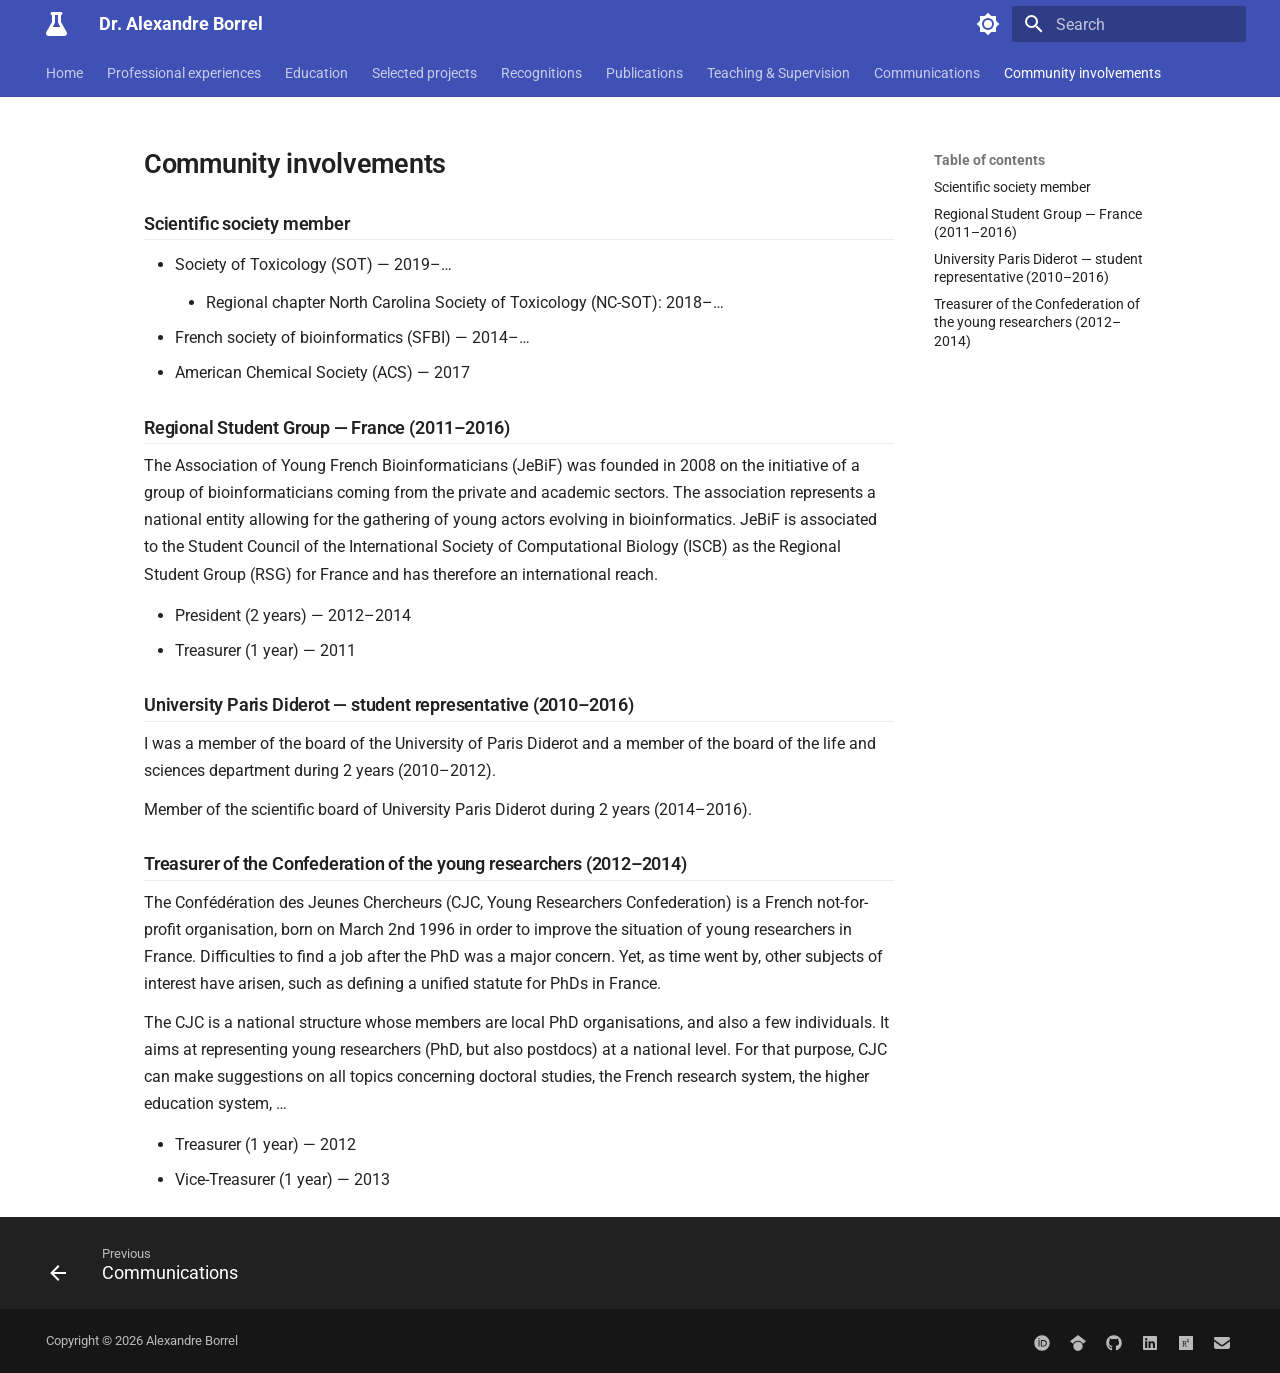
<file: community/index.html>
<!doctype html>
<html lang="en" class="no-js">
  <head>
    
      <meta charset="utf-8">
      <meta name="viewport" content="width=device-width,initial-scale=1">
      
        <meta name="description" content="Cheminformatician applying AI, QSAR, and scientific software to toxicology and drug discovery.">
      
      
        <meta name="author" content="Alexandre Borrel">
      
      
        <link rel="canonical" href="https://www.alexborrel.com/community/">
      
      
        <link rel="prev" href="../communications/">
      
      
      
        
      
      
      <link rel="icon" href="../assets/images/favicon.png">
      <meta name="generator" content="mkdocs-1.6.1, mkdocs-material-9.7.7">
    
    
      
        <title>Community involvements - Dr. Alexandre Borrel</title>
      
    
    
      <link rel="stylesheet" href="../assets/stylesheets/main.ec1eaa64.min.css">
      
        
        <link rel="stylesheet" href="../assets/stylesheets/palette.ab4e12ef.min.css">
      
      


    
    
      
    
    
      
        
        
        <link rel="preconnect" href="https://fonts.gstatic.com" crossorigin>
        <link rel="stylesheet" href="https://fonts.googleapis.com/css?family=Roboto:300,300i,400,400i,700,700i%7CRoboto+Mono:400,400i,700,700i&display=fallback">
        <style>:root{--md-text-font:"Roboto";--md-code-font:"Roboto Mono"}</style>
      
    
    
      <link rel="stylesheet" href="../stylesheets/extra.css">
    
    <script>__md_scope=new URL("..",location),__md_hash=e=>[...e].reduce(((e,_)=>(e<<5)-e+_.charCodeAt(0)),0),__md_get=(e,_=localStorage,t=__md_scope)=>JSON.parse(_.getItem(t.pathname+"."+e)),__md_set=(e,_,t=localStorage,a=__md_scope)=>{try{t.setItem(a.pathname+"."+e,JSON.stringify(_))}catch(e){}}</script>
    
      

    
    
  </head>
  
  
    
    
      
    
    
    
    
    <body dir="ltr" data-md-color-scheme="default" data-md-color-primary="indigo" data-md-color-accent="indigo">
  
    
    <input class="md-toggle" data-md-toggle="drawer" type="checkbox" id="__drawer" autocomplete="off">
    <input class="md-toggle" data-md-toggle="search" type="checkbox" id="__search" autocomplete="off">
    <label class="md-overlay" for="__drawer"></label>
    <div data-md-component="skip">
      
        
        <a href="#community-involvements" class="md-skip">
          Skip to content
        </a>
      
    </div>
    <div data-md-component="announce">
      
    </div>
    
    
      

  

<header class="md-header md-header--shadow md-header--lifted" data-md-component="header">
  <nav class="md-header__inner md-grid" aria-label="Header">
    <a href=".." title="Dr. Alexandre Borrel" class="md-header__button md-logo" aria-label="Dr. Alexandre Borrel" data-md-component="logo">
      
  
  <svg xmlns="http://www.w3.org/2000/svg" viewBox="0 0 448 512"><!--! Font Awesome Free 7.1.0 by @fontawesome - https://fontawesome.com License - https://fontawesome.com/license/free (Icons: CC BY 4.0, Fonts: SIL OFL 1.1, Code: MIT License) Copyright 2025 Fonticons, Inc.--><path d="M288 0H128c-17.7 0-32 14.3-32 32s14.3 32 32 32v151.5L7.5 426.3C2.6 435 0 444.7 0 454.7 0 486.4 25.6 512 57.3 512h333.4c31.6 0 57.3-25.6 57.3-57.3 0-10-2.6-19.8-7.5-28.4L320 215.5V64c17.7 0 32-14.3 32-32S337.7 0 320 0zm-96 215.5V64h64v151.5c0 11.1 2.9 22.1 8.4 31.8L306 320H142l41.6-72.7c5.5-9.7 8.4-20.6 8.4-31.8"/></svg>

    </a>
    <label class="md-header__button md-icon" for="__drawer">
      
      <svg xmlns="http://www.w3.org/2000/svg" viewBox="0 0 24 24"><path d="M3 6h18v2H3zm0 5h18v2H3zm0 5h18v2H3z"/></svg>
    </label>
    <div class="md-header__title" data-md-component="header-title">
      <div class="md-header__ellipsis">
        <div class="md-header__topic">
          <span class="md-ellipsis">
            Dr. Alexandre Borrel
          </span>
        </div>
        <div class="md-header__topic" data-md-component="header-topic">
          <span class="md-ellipsis">
            
              Community involvements
            
          </span>
        </div>
      </div>
    </div>
    
      
        <form class="md-header__option" data-md-component="palette">
  
    
    
    
    <input class="md-option" data-md-color-media="(prefers-color-scheme: light)" data-md-color-scheme="default" data-md-color-primary="indigo" data-md-color-accent="indigo"  aria-label="Switch to dark mode"  type="radio" name="__palette" id="__palette_0">
    
      <label class="md-header__button md-icon" title="Switch to dark mode" for="__palette_1" hidden>
        <svg xmlns="http://www.w3.org/2000/svg" viewBox="0 0 24 24"><path d="M12 8a4 4 0 0 0-4 4 4 4 0 0 0 4 4 4 4 0 0 0 4-4 4 4 0 0 0-4-4m0 10a6 6 0 0 1-6-6 6 6 0 0 1 6-6 6 6 0 0 1 6 6 6 6 0 0 1-6 6m8-9.31V4h-4.69L12 .69 8.69 4H4v4.69L.69 12 4 15.31V20h4.69L12 23.31 15.31 20H20v-4.69L23.31 12z"/></svg>
      </label>
    
  
    
    
    
    <input class="md-option" data-md-color-media="(prefers-color-scheme: dark)" data-md-color-scheme="slate" data-md-color-primary="indigo" data-md-color-accent="indigo"  aria-label="Switch to light mode"  type="radio" name="__palette" id="__palette_1">
    
      <label class="md-header__button md-icon" title="Switch to light mode" for="__palette_0" hidden>
        <svg xmlns="http://www.w3.org/2000/svg" viewBox="0 0 24 24"><path d="M12 18c-.89 0-1.74-.2-2.5-.55C11.56 16.5 13 14.42 13 12s-1.44-4.5-3.5-5.45C10.26 6.2 11.11 6 12 6a6 6 0 0 1 6 6 6 6 0 0 1-6 6m8-9.31V4h-4.69L12 .69 8.69 4H4v4.69L.69 12 4 15.31V20h4.69L12 23.31 15.31 20H20v-4.69L23.31 12z"/></svg>
      </label>
    
  
</form>
      
    
    
      <script>var palette=__md_get("__palette");if(palette&&palette.color){if("(prefers-color-scheme)"===palette.color.media){var media=matchMedia("(prefers-color-scheme: light)"),input=document.querySelector(media.matches?"[data-md-color-media='(prefers-color-scheme: light)']":"[data-md-color-media='(prefers-color-scheme: dark)']");palette.color.media=input.getAttribute("data-md-color-media"),palette.color.scheme=input.getAttribute("data-md-color-scheme"),palette.color.primary=input.getAttribute("data-md-color-primary"),palette.color.accent=input.getAttribute("data-md-color-accent")}for(var[key,value]of Object.entries(palette.color))document.body.setAttribute("data-md-color-"+key,value)}</script>
    
    
    
      
      
        <label class="md-header__button md-icon" for="__search">
          
          <svg xmlns="http://www.w3.org/2000/svg" viewBox="0 0 24 24"><path d="M9.5 3A6.5 6.5 0 0 1 16 9.5c0 1.61-.59 3.09-1.56 4.23l.27.27h.79l5 5-1.5 1.5-5-5v-.79l-.27-.27A6.52 6.52 0 0 1 9.5 16 6.5 6.5 0 0 1 3 9.5 6.5 6.5 0 0 1 9.5 3m0 2C7 5 5 7 5 9.5S7 14 9.5 14 14 12 14 9.5 12 5 9.5 5"/></svg>
        </label>
        <div class="md-search" data-md-component="search" role="dialog">
  <label class="md-search__overlay" for="__search"></label>
  <div class="md-search__inner" role="search">
    <form class="md-search__form" name="search">
      <input type="text" class="md-search__input" name="query" aria-label="Search" placeholder="Search" autocapitalize="off" autocorrect="off" autocomplete="off" spellcheck="false" data-md-component="search-query" required>
      <label class="md-search__icon md-icon" for="__search">
        
        <svg xmlns="http://www.w3.org/2000/svg" viewBox="0 0 24 24"><path d="M9.5 3A6.5 6.5 0 0 1 16 9.5c0 1.61-.59 3.09-1.56 4.23l.27.27h.79l5 5-1.5 1.5-5-5v-.79l-.27-.27A6.52 6.52 0 0 1 9.5 16 6.5 6.5 0 0 1 3 9.5 6.5 6.5 0 0 1 9.5 3m0 2C7 5 5 7 5 9.5S7 14 9.5 14 14 12 14 9.5 12 5 9.5 5"/></svg>
        
        <svg xmlns="http://www.w3.org/2000/svg" viewBox="0 0 24 24"><path d="M20 11v2H8l5.5 5.5-1.42 1.42L4.16 12l7.92-7.92L13.5 5.5 8 11z"/></svg>
      </label>
      <nav class="md-search__options" aria-label="Search">
        
        <button type="reset" class="md-search__icon md-icon" title="Clear" aria-label="Clear" tabindex="-1">
          
          <svg xmlns="http://www.w3.org/2000/svg" viewBox="0 0 24 24"><path d="M19 6.41 17.59 5 12 10.59 6.41 5 5 6.41 10.59 12 5 17.59 6.41 19 12 13.41 17.59 19 19 17.59 13.41 12z"/></svg>
        </button>
      </nav>
      
    </form>
    <div class="md-search__output">
      <div class="md-search__scrollwrap" tabindex="0" data-md-scrollfix>
        <div class="md-search-result" data-md-component="search-result">
          <div class="md-search-result__meta">
            Initializing search
          </div>
          <ol class="md-search-result__list" role="presentation"></ol>
        </div>
      </div>
    </div>
  </div>
</div>
      
    
    
  </nav>
  
    
      
<nav class="md-tabs" aria-label="Tabs" data-md-component="tabs">
  <div class="md-grid">
    <ul class="md-tabs__list">
      
        
  
  
  
  
    <li class="md-tabs__item">
      <a href=".." class="md-tabs__link">
        
  
  
    
  
  Home

      </a>
    </li>
  

      
        
  
  
  
  
    <li class="md-tabs__item">
      <a href="../experience/" class="md-tabs__link">
        
  
  
    
  
  Professional experiences

      </a>
    </li>
  

      
        
  
  
  
  
    <li class="md-tabs__item">
      <a href="../education/" class="md-tabs__link">
        
  
  
    
  
  Education

      </a>
    </li>
  

      
        
  
  
  
  
    <li class="md-tabs__item">
      <a href="../projects/" class="md-tabs__link">
        
  
  
    
  
  Selected projects

      </a>
    </li>
  

      
        
  
  
  
  
    <li class="md-tabs__item">
      <a href="../recognitions/" class="md-tabs__link">
        
  
  
    
  
  Recognitions

      </a>
    </li>
  

      
        
  
  
  
  
    <li class="md-tabs__item">
      <a href="../publications/" class="md-tabs__link">
        
  
  
    
  
  Publications

      </a>
    </li>
  

      
        
  
  
  
  
    <li class="md-tabs__item">
      <a href="../teaching/" class="md-tabs__link">
        
  
  
    
  
  Teaching & Supervision

      </a>
    </li>
  

      
        
  
  
  
  
    <li class="md-tabs__item">
      <a href="../communications/" class="md-tabs__link">
        
  
  
    
  
  Communications

      </a>
    </li>
  

      
        
  
  
  
    
  
  
    <li class="md-tabs__item md-tabs__item--active">
      <a href="./" class="md-tabs__link">
        
  
  
    
  
  Community involvements

      </a>
    </li>
  

      
    </ul>
  </div>
</nav>
    
  
</header>
    
    <div class="md-container" data-md-component="container">
      
      
        
      
      <main class="md-main" data-md-component="main">
        <div class="md-main__inner md-grid">
          
            
              
              <div class="md-sidebar md-sidebar--primary" data-md-component="sidebar" data-md-type="navigation" >
                <div class="md-sidebar__scrollwrap">
                  <div class="md-sidebar__inner">
                    


  


<nav class="md-nav md-nav--primary md-nav--lifted" aria-label="Navigation" data-md-level="0">
  <label class="md-nav__title" for="__drawer">
    <a href=".." title="Dr. Alexandre Borrel" class="md-nav__button md-logo" aria-label="Dr. Alexandre Borrel" data-md-component="logo">
      
  
  <svg xmlns="http://www.w3.org/2000/svg" viewBox="0 0 448 512"><!--! Font Awesome Free 7.1.0 by @fontawesome - https://fontawesome.com License - https://fontawesome.com/license/free (Icons: CC BY 4.0, Fonts: SIL OFL 1.1, Code: MIT License) Copyright 2025 Fonticons, Inc.--><path d="M288 0H128c-17.7 0-32 14.3-32 32s14.3 32 32 32v151.5L7.5 426.3C2.6 435 0 444.7 0 454.7 0 486.4 25.6 512 57.3 512h333.4c31.6 0 57.3-25.6 57.3-57.3 0-10-2.6-19.8-7.5-28.4L320 215.5V64c17.7 0 32-14.3 32-32S337.7 0 320 0zm-96 215.5V64h64v151.5c0 11.1 2.9 22.1 8.4 31.8L306 320H142l41.6-72.7c5.5-9.7 8.4-20.6 8.4-31.8"/></svg>

    </a>
    Dr. Alexandre Borrel
  </label>
  
  <ul class="md-nav__list" data-md-scrollfix>
    
      
      
  
  
  
  
    <li class="md-nav__item">
      <a href=".." class="md-nav__link">
        
  
  
  <span class="md-ellipsis">
    
  
    Home
  

    
  </span>
  
  

      </a>
    </li>
  

    
      
      
  
  
  
  
    <li class="md-nav__item">
      <a href="../experience/" class="md-nav__link">
        
  
  
  <span class="md-ellipsis">
    
  
    Professional experiences
  

    
  </span>
  
  

      </a>
    </li>
  

    
      
      
  
  
  
  
    <li class="md-nav__item">
      <a href="../education/" class="md-nav__link">
        
  
  
  <span class="md-ellipsis">
    
  
    Education
  

    
  </span>
  
  

      </a>
    </li>
  

    
      
      
  
  
  
  
    <li class="md-nav__item">
      <a href="../projects/" class="md-nav__link">
        
  
  
  <span class="md-ellipsis">
    
  
    Selected projects
  

    
  </span>
  
  

      </a>
    </li>
  

    
      
      
  
  
  
  
    <li class="md-nav__item">
      <a href="../recognitions/" class="md-nav__link">
        
  
  
  <span class="md-ellipsis">
    
  
    Recognitions
  

    
  </span>
  
  

      </a>
    </li>
  

    
      
      
  
  
  
  
    <li class="md-nav__item">
      <a href="../publications/" class="md-nav__link">
        
  
  
  <span class="md-ellipsis">
    
  
    Publications
  

    
  </span>
  
  

      </a>
    </li>
  

    
      
      
  
  
  
  
    <li class="md-nav__item">
      <a href="../teaching/" class="md-nav__link">
        
  
  
  <span class="md-ellipsis">
    
  
    Teaching & Supervision
  

    
  </span>
  
  

      </a>
    </li>
  

    
      
      
  
  
  
  
    <li class="md-nav__item">
      <a href="../communications/" class="md-nav__link">
        
  
  
  <span class="md-ellipsis">
    
  
    Communications
  

    
  </span>
  
  

      </a>
    </li>
  

    
      
      
  
  
    
  
  
  
    <li class="md-nav__item md-nav__item--active">
      
      <input class="md-nav__toggle md-toggle" type="checkbox" id="__toc">
      
      
        
      
      
        <label class="md-nav__link md-nav__link--active" for="__toc">
          
  
  
  <span class="md-ellipsis">
    
  
    Community involvements
  

    
  </span>
  
  

          <span class="md-nav__icon md-icon"></span>
        </label>
      
      <a href="./" class="md-nav__link md-nav__link--active">
        
  
  
  <span class="md-ellipsis">
    
  
    Community involvements
  

    
  </span>
  
  

      </a>
      
        

<nav class="md-nav md-nav--secondary" aria-label="Table of contents">
  
  
  
    
  
  
    <label class="md-nav__title" for="__toc">
      <span class="md-nav__icon md-icon"></span>
      Table of contents
    </label>
    <ul class="md-nav__list" data-md-component="toc" data-md-scrollfix>
      
        <li class="md-nav__item">
  <a href="#scientific-society-member" class="md-nav__link">
    <span class="md-ellipsis">
      
        Scientific society member
      
    </span>
  </a>
  
</li>
      
        <li class="md-nav__item">
  <a href="#regional-student-group-france-20112016" class="md-nav__link">
    <span class="md-ellipsis">
      
        Regional Student Group — France (2011–2016)
      
    </span>
  </a>
  
</li>
      
        <li class="md-nav__item">
  <a href="#university-paris-diderot-student-representative-20102016" class="md-nav__link">
    <span class="md-ellipsis">
      
        University Paris Diderot — student representative (2010–2016)
      
    </span>
  </a>
  
</li>
      
        <li class="md-nav__item">
  <a href="#treasurer-of-the-confederation-of-the-young-researchers-20122014" class="md-nav__link">
    <span class="md-ellipsis">
      
        Treasurer of the Confederation of the young researchers (2012–2014)
      
    </span>
  </a>
  
</li>
      
    </ul>
  
</nav>
      
    </li>
  

    
  </ul>
</nav>
                  </div>
                </div>
              </div>
            
            
              
              <div class="md-sidebar md-sidebar--secondary" data-md-component="sidebar" data-md-type="toc" >
                <div class="md-sidebar__scrollwrap">
                  <div class="md-sidebar__inner">
                    

<nav class="md-nav md-nav--secondary" aria-label="Table of contents">
  
  
  
    
  
  
    <label class="md-nav__title" for="__toc">
      <span class="md-nav__icon md-icon"></span>
      Table of contents
    </label>
    <ul class="md-nav__list" data-md-component="toc" data-md-scrollfix>
      
        <li class="md-nav__item">
  <a href="#scientific-society-member" class="md-nav__link">
    <span class="md-ellipsis">
      
        Scientific society member
      
    </span>
  </a>
  
</li>
      
        <li class="md-nav__item">
  <a href="#regional-student-group-france-20112016" class="md-nav__link">
    <span class="md-ellipsis">
      
        Regional Student Group — France (2011–2016)
      
    </span>
  </a>
  
</li>
      
        <li class="md-nav__item">
  <a href="#university-paris-diderot-student-representative-20102016" class="md-nav__link">
    <span class="md-ellipsis">
      
        University Paris Diderot — student representative (2010–2016)
      
    </span>
  </a>
  
</li>
      
        <li class="md-nav__item">
  <a href="#treasurer-of-the-confederation-of-the-young-researchers-20122014" class="md-nav__link">
    <span class="md-ellipsis">
      
        Treasurer of the Confederation of the young researchers (2012–2014)
      
    </span>
  </a>
  
</li>
      
    </ul>
  
</nav>
                  </div>
                </div>
              </div>
            
          
          
            <div class="md-content" data-md-component="content">
              
              <article class="md-content__inner md-typeset">
                
                  



<h1 id="community-involvements">Community involvements</h1>
<h2 id="scientific-society-member">Scientific society member</h2>
<ul>
<li>Society of Toxicology (SOT) — 2019–…<ul>
<li>Regional chapter North Carolina Society of Toxicology (NC-SOT): 2018–…</li>
</ul>
</li>
<li>French society of bioinformatics (SFBI) — 2014–…</li>
<li>American Chemical Society (ACS) — 2017</li>
</ul>
<h2 id="regional-student-group-france-20112016">Regional Student Group — France (2011–2016)</h2>
<p>The Association of Young French Bioinformaticians (JeBiF) was founded in 2008 on the initiative of a group of bioinformaticians coming from the private and academic sectors. The association represents a national entity allowing for the gathering of young actors evolving in bioinformatics. JeBiF is associated to the Student Council of the International Society of Computational Biology (ISCB) as the Regional Student Group (RSG) for France and has therefore an international reach.</p>
<ul>
<li>President (2 years) — 2012–2014</li>
<li>Treasurer (1 year) — 2011</li>
</ul>
<h2 id="university-paris-diderot-student-representative-20102016">University Paris Diderot — student representative (2010–2016)</h2>
<p>I was a member of the board of the University of Paris Diderot and a member of the board of the life and sciences department during 2 years (2010–2012).</p>
<p>Member of the scientific board of University Paris Diderot during 2 years (2014–2016).</p>
<h2 id="treasurer-of-the-confederation-of-the-young-researchers-20122014">Treasurer of the Confederation of the young researchers (2012–2014)</h2>
<p>The Confédération des Jeunes Chercheurs (CJC, Young Researchers Confederation) is a French not-for-profit organisation, born on March 2nd 1996 in order to improve the situation of young researchers in France. Difficulties to find a job after the PhD was a major concern. Yet, as time went by, other subjects of interest have arisen, such as defining a unified statute for PhDs in France.</p>
<p>The CJC is a national structure whose members are local PhD organisations, and also a few individuals. It aims at representing young researchers (PhD, but also postdocs) at a national level. For that purpose, CJC can make suggestions on all topics concerning doctoral studies, the French research system, the higher education system, …</p>
<ul>
<li>Treasurer (1 year) — 2012</li>
<li>Vice-Treasurer (1 year) — 2013</li>
</ul>












                
              </article>
            </div>
          
          
<script>var target=document.getElementById(location.hash.slice(1));target&&target.name&&(target.checked=target.name.startsWith("__tabbed_"))</script>
        </div>
        
          <button type="button" class="md-top md-icon" data-md-component="top" hidden>
  
  <svg xmlns="http://www.w3.org/2000/svg" viewBox="0 0 24 24"><path d="M13 20h-2V8l-5.5 5.5-1.42-1.42L12 4.16l7.92 7.92-1.42 1.42L13 8z"/></svg>
  Back to top
</button>
        
      </main>
      
        <footer class="md-footer">
  
    
      
      <nav class="md-footer__inner md-grid" aria-label="Footer" >
        
          
          <a href="../communications/" class="md-footer__link md-footer__link--prev" aria-label="Previous: Communications">
            <div class="md-footer__button md-icon">
              
              <svg xmlns="http://www.w3.org/2000/svg" viewBox="0 0 24 24"><path d="M20 11v2H8l5.5 5.5-1.42 1.42L4.16 12l7.92-7.92L13.5 5.5 8 11z"/></svg>
            </div>
            <div class="md-footer__title">
              <span class="md-footer__direction">
                Previous
              </span>
              <div class="md-ellipsis">
                Communications
              </div>
            </div>
          </a>
        
        
      </nav>
    
  
  <div class="md-footer-meta md-typeset">
    <div class="md-footer-meta__inner md-grid">
      <div class="md-copyright">
  
    <div class="md-copyright__highlight">
      Copyright &copy; 2026 Alexandre Borrel
    </div>
  
  
</div>
      
        
<div class="md-social">
  
    
    
    
    
    <a href="https://orcid.org/0000-0001-6499-4540" target="_blank" rel="noopener" title="ORCID" class="md-social__link">
      <svg xmlns="http://www.w3.org/2000/svg" viewBox="0 0 512 512"><!--! Font Awesome Free 7.1.0 by @fontawesome - https://fontawesome.com License - https://fontawesome.com/license/free (Icons: CC BY 4.0, Fonts: SIL OFL 1.1, Code: MIT License) Copyright 2025 Fonticons, Inc.--><path d="M294.7 188.2h-45.9V342h47.5c67.6 0 83.1-51.3 83.1-76.9 0-41.6-26.5-76.9-84.7-76.9M256 8a248 248 0 1 0 0 496 248 248 0 1 0 0-496m-80.8 360.8h-29.8V161.3h29.8zM160.3 98.5a19.6 19.6 0 1 1 0 39.2 19.6 19.6 0 1 1 0-39.2M300 369h-81V161.3h80.6c76.7 0 110.4 54.8 110.4 103.9 0 53.3-41.7 103.9-110 103.9z"/></svg>
    </a>
  
    
    
    
    
    <a href="https://scholar.google.com/scholar?q=author:%22Alexandre+Borrel%22" target="_blank" rel="noopener" title="Google Scholar" class="md-social__link">
      <svg xmlns="http://www.w3.org/2000/svg" viewBox="0 0 512 512"><!--! Font Awesome Free 7.1.0 by @fontawesome - https://fontawesome.com License - https://fontawesome.com/license/free (Icons: CC BY 4.0, Fonts: SIL OFL 1.1, Code: MIT License) Copyright 2025 Fonticons, Inc.--><path d="M390.9 298.5s0 .1.1.1c9.2 19.4 14.4 41.1 14.4 64C405.3 445.1 338.5 512 256 512s-149.3-66.9-149.3-149.3c0-22.9 5.2-44.6 14.4-64 1.7-3.6 3.6-7.2 5.6-10.7q6.6-11.4 15-21.3c27.4-32.6 68.5-53.3 114.4-53.3 33.6 0 64.6 11.1 89.6 29.9 9.1 6.9 17.4 14.7 24.8 23.5 5.6 6.6 10.6 13.8 15 21.3 2 3.4 3.8 7 5.5 10.5zm26.4-18.8c-30.1-58.4-91-98.4-161.3-98.4s-131.2 40-161.3 98.4L0 202.7 256 0l256 202.7-94.7 77.1z"/></svg>
    </a>
  
    
    
    
    
    <a href="https://github.com/ABorrel" target="_blank" rel="noopener" title="GitHub" class="md-social__link">
      <svg xmlns="http://www.w3.org/2000/svg" viewBox="0 0 512 512"><!--! Font Awesome Free 7.1.0 by @fontawesome - https://fontawesome.com License - https://fontawesome.com/license/free (Icons: CC BY 4.0, Fonts: SIL OFL 1.1, Code: MIT License) Copyright 2025 Fonticons, Inc.--><path d="M173.9 397.4c0 2-2.3 3.6-5.2 3.6-3.3.3-5.6-1.3-5.6-3.6 0-2 2.3-3.6 5.2-3.6 3-.3 5.6 1.3 5.6 3.6m-31.1-4.5c-.7 2 1.3 4.3 4.3 4.9 2.6 1 5.6 0 6.2-2s-1.3-4.3-4.3-5.2c-2.6-.7-5.5.3-6.2 2.3m44.2-1.7c-2.9.7-4.9 2.6-4.6 4.9.3 2 2.9 3.3 5.9 2.6 2.9-.7 4.9-2.6 4.6-4.6-.3-1.9-3-3.2-5.9-2.9M252.8 8C114.1 8 8 113.3 8 252c0 110.9 69.8 205.8 169.5 239.2 12.8 2.3 17.3-5.6 17.3-12.1 0-6.2-.3-40.4-.3-61.4 0 0-70 15-84.7-29.8 0 0-11.4-29.1-27.8-36.6 0 0-22.9-15.7 1.6-15.4 0 0 24.9 2 38.6 25.8 21.9 38.6 58.6 27.5 72.9 20.9 2.3-16 8.8-27.1 16-33.7-55.9-6.2-112.3-14.3-112.3-110.5 0-27.5 7.6-41.3 23.6-58.9-2.6-6.5-11.1-33.3 2.6-67.9 20.9-6.5 69 27 69 27 20-5.6 41.5-8.5 62.8-8.5s42.8 2.9 62.8 8.5c0 0 48.1-33.6 69-27 13.7 34.7 5.2 61.4 2.6 67.9 16 17.7 25.8 31.5 25.8 58.9 0 96.5-58.9 104.2-114.8 110.5 9.2 7.9 17 22.9 17 46.4 0 33.7-.3 75.4-.3 83.6 0 6.5 4.6 14.4 17.3 12.1C436.2 457.8 504 362.9 504 252 504 113.3 391.5 8 252.8 8M105.2 352.9c-1.3 1-1 3.3.7 5.2 1.6 1.6 3.9 2.3 5.2 1 1.3-1 1-3.3-.7-5.2-1.6-1.6-3.9-2.3-5.2-1m-10.8-8.1c-.7 1.3.3 2.9 2.3 3.9 1.6 1 3.6.7 4.3-.7.7-1.3-.3-2.9-2.3-3.9-2-.6-3.6-.3-4.3.7m32.4 35.6c-1.6 1.3-1 4.3 1.3 6.2 2.3 2.3 5.2 2.6 6.5 1 1.3-1.3.7-4.3-1.3-6.2-2.2-2.3-5.2-2.6-6.5-1m-11.4-14.7c-1.6 1-1.6 3.6 0 5.9s4.3 3.3 5.6 2.3c1.6-1.3 1.6-3.9 0-6.2-1.4-2.3-4-3.3-5.6-2"/></svg>
    </a>
  
    
    
    
    
    <a href="https://www.linkedin.com/in/alexandre-borrel-0651a736/" target="_blank" rel="noopener" title="LinkedIn" class="md-social__link">
      <svg xmlns="http://www.w3.org/2000/svg" viewBox="0 0 448 512"><!--! Font Awesome Free 7.1.0 by @fontawesome - https://fontawesome.com License - https://fontawesome.com/license/free (Icons: CC BY 4.0, Fonts: SIL OFL 1.1, Code: MIT License) Copyright 2025 Fonticons, Inc.--><path d="M416 32H31.9C14.3 32 0 46.5 0 64.3v383.4C0 465.5 14.3 480 31.9 480H416c17.6 0 32-14.5 32-32.3V64.3c0-17.8-14.4-32.3-32-32.3M135.4 416H69V202.2h66.5V416zM102.2 96a38.5 38.5 0 1 1 0 77 38.5 38.5 0 1 1 0-77m282.1 320h-66.4V312c0-24.8-.5-56.7-34.5-56.7-34.6 0-39.9 27-39.9 54.9V416h-66.4V202.2h63.7v29.2h.9c8.9-16.8 30.6-34.5 62.9-34.5 67.2 0 79.7 44.3 79.7 101.9z"/></svg>
    </a>
  
    
    
    
    
    <a href="https://www.researchgate.net/profile/Alexandre-Borrel/" target="_blank" rel="noopener" title="ResearchGate" class="md-social__link">
      <svg xmlns="http://www.w3.org/2000/svg" viewBox="0 0 448 512"><!--! Font Awesome Free 7.1.0 by @fontawesome - https://fontawesome.com License - https://fontawesome.com/license/free (Icons: CC BY 4.0, Fonts: SIL OFL 1.1, Code: MIT License) Copyright 2025 Fonticons, Inc.--><path d="M0 32v448h448V32zm262.2 334.4c-6.6 3-33.2 6-50-14.2-9.2-10.6-25.3-33.3-42.2-63.6-8.9 0-14.7 0-21.4-.6v46.4c0 23.5 6 21.2 25.8 23.9v8.1c-6.9-.3-23.1-.8-35.6-.8-13.1 0-26.1.6-33.6.8v-8.1c15.5-2.9 22-1.3 22-23.9V225c0-22.6-6.4-21-22-23.9V193c25.8 1 53.1-.6 70.9-.6 31.7 0 55.9 14.4 55.9 45.6 0 21.1-16.7 42.2-39.2 47.5 13.6 24.2 30 45.6 42.2 58.9 7.2 7.8 17.2 14.7 27.2 14.7zm22.9-135c-23.3 0-32.2-15.7-32.2-32.2V167c0-12.2 8.8-30.4 34-30.4s30.4 17.9 30.4 17.9l-10.7 7.2s-5.5-12.5-19.7-12.5c-7.9 0-19.7 7.3-19.7 19.7v26.8c0 13.4 6.6 23.3 17.9 23.3 14.1 0 21.5-10.9 21.5-26.8h-17.9v-10.7h30.4c0 20.5 4.7 49.9-34 49.9m-116.5 44.7c-9.4 0-13.6-.3-20-.8v-69.7c6.4-.6 15-.6 22.5-.6 23.3 0 37.2 12.2 37.2 34.5 0 21.9-15 36.6-39.7 36.6"/></svg>
    </a>
  
    
    
    
    
    <a href="mailto:a.borrel@gmail.com" target="_blank" rel="noopener" title="Email" class="md-social__link">
      <svg xmlns="http://www.w3.org/2000/svg" viewBox="0 0 512 512"><!--! Font Awesome Free 7.1.0 by @fontawesome - https://fontawesome.com License - https://fontawesome.com/license/free (Icons: CC BY 4.0, Fonts: SIL OFL 1.1, Code: MIT License) Copyright 2025 Fonticons, Inc.--><path d="M48 64C21.5 64 0 85.5 0 112c0 15.1 7.1 29.3 19.2 38.4l208 156a48 48 0 0 0 57.6 0l208-156c12.1-9.1 19.2-23.3 19.2-38.4 0-26.5-21.5-48-48-48zM0 196v188c0 35.3 28.7 64 64 64h384c35.3 0 64-28.7 64-64V196L313.6 344.8c-34.1 25.6-81.1 25.6-115.2 0z"/></svg>
    </a>
  
</div>
      
    </div>
  </div>
</footer>
      
    </div>
    <div class="md-dialog" data-md-component="dialog">
      <div class="md-dialog__inner md-typeset"></div>
    </div>
    
    
    
      
      
      <script id="__config" type="application/json">{"annotate": null, "base": "..", "features": ["navigation.tabs", "navigation.tabs.sticky", "navigation.top", "navigation.footer", "search.highlight", "content.tooltips"], "search": "../assets/javascripts/workers/search.2c215733.min.js", "tags": null, "translations": {"clipboard.copied": "Copied to clipboard", "clipboard.copy": "Copy to clipboard", "search.result.more.one": "1 more on this page", "search.result.more.other": "# more on this page", "search.result.none": "No matching documents", "search.result.one": "1 matching document", "search.result.other": "# matching documents", "search.result.placeholder": "Type to start searching", "search.result.term.missing": "Missing", "select.version": "Select version"}, "version": null}</script>
    
    
      <script src="../assets/javascripts/bundle.d7400e89.min.js"></script>
      
    
  </body>
</html>
</file>
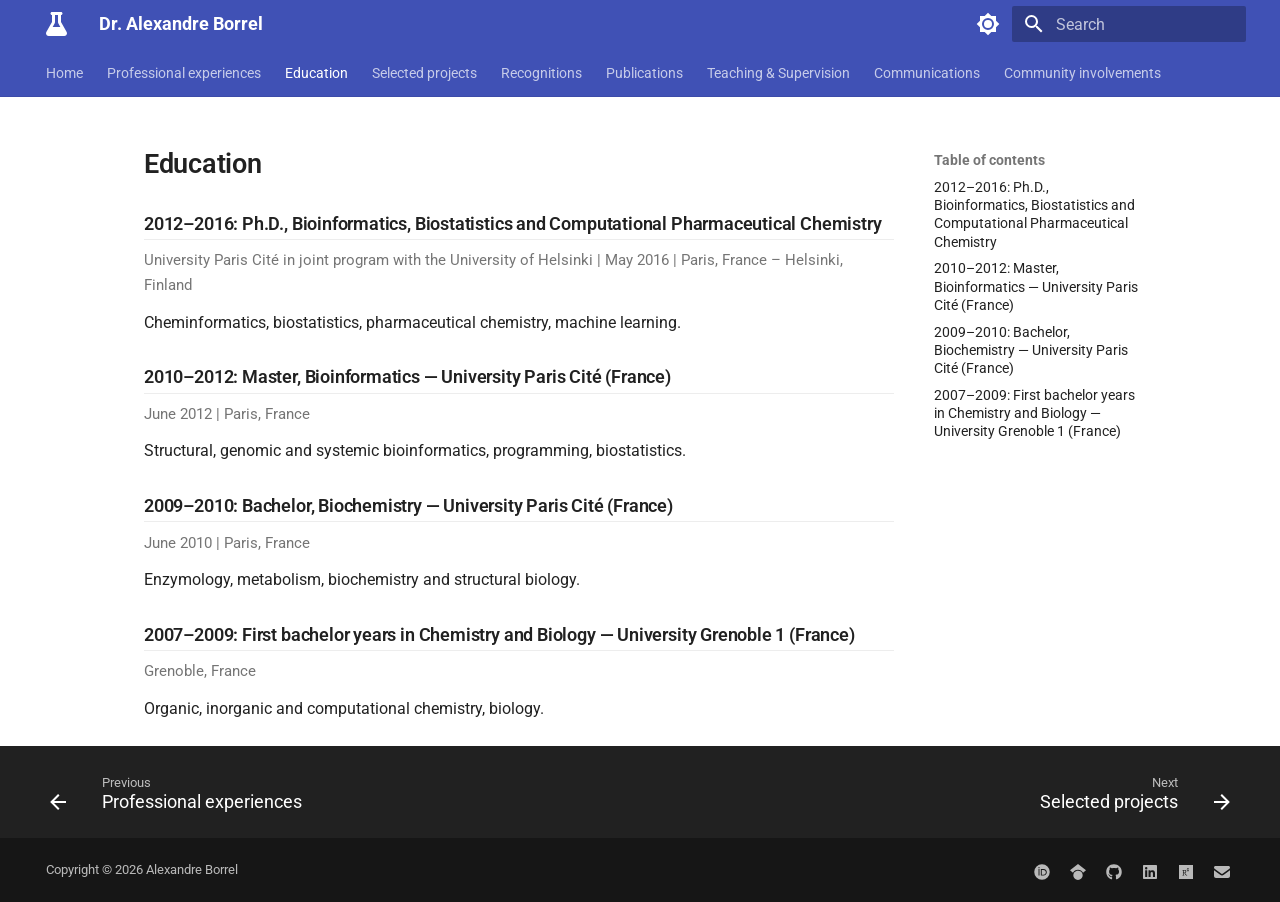
<file: education/index.html>
<!doctype html>
<html lang="en" class="no-js">
  <head>
    
      <meta charset="utf-8">
      <meta name="viewport" content="width=device-width,initial-scale=1">
      
        <meta name="description" content="Cheminformatician applying AI, QSAR, and scientific software to toxicology and drug discovery.">
      
      
        <meta name="author" content="Alexandre Borrel">
      
      
        <link rel="canonical" href="https://www.alexborrel.com/education/">
      
      
        <link rel="prev" href="../experience/">
      
      
        <link rel="next" href="../projects/">
      
      
        
      
      
      <link rel="icon" href="../assets/images/favicon.png">
      <meta name="generator" content="mkdocs-1.6.1, mkdocs-material-9.7.7">
    
    
      
        <title>Education - Dr. Alexandre Borrel</title>
      
    
    
      <link rel="stylesheet" href="../assets/stylesheets/main.ec1eaa64.min.css">
      
        
        <link rel="stylesheet" href="../assets/stylesheets/palette.ab4e12ef.min.css">
      
      


    
    
      
    
    
      
        
        
        <link rel="preconnect" href="https://fonts.gstatic.com" crossorigin>
        <link rel="stylesheet" href="https://fonts.googleapis.com/css?family=Roboto:300,300i,400,400i,700,700i%7CRoboto+Mono:400,400i,700,700i&display=fallback">
        <style>:root{--md-text-font:"Roboto";--md-code-font:"Roboto Mono"}</style>
      
    
    
      <link rel="stylesheet" href="../stylesheets/extra.css">
    
    <script>__md_scope=new URL("..",location),__md_hash=e=>[...e].reduce(((e,_)=>(e<<5)-e+_.charCodeAt(0)),0),__md_get=(e,_=localStorage,t=__md_scope)=>JSON.parse(_.getItem(t.pathname+"."+e)),__md_set=(e,_,t=localStorage,a=__md_scope)=>{try{t.setItem(a.pathname+"."+e,JSON.stringify(_))}catch(e){}}</script>
    
      

    
    
  </head>
  
  
    
    
      
    
    
    
    
    <body dir="ltr" data-md-color-scheme="default" data-md-color-primary="indigo" data-md-color-accent="indigo">
  
    
    <input class="md-toggle" data-md-toggle="drawer" type="checkbox" id="__drawer" autocomplete="off">
    <input class="md-toggle" data-md-toggle="search" type="checkbox" id="__search" autocomplete="off">
    <label class="md-overlay" for="__drawer"></label>
    <div data-md-component="skip">
      
        
        <a href="#education" class="md-skip">
          Skip to content
        </a>
      
    </div>
    <div data-md-component="announce">
      
    </div>
    
    
      

  

<header class="md-header md-header--shadow md-header--lifted" data-md-component="header">
  <nav class="md-header__inner md-grid" aria-label="Header">
    <a href=".." title="Dr. Alexandre Borrel" class="md-header__button md-logo" aria-label="Dr. Alexandre Borrel" data-md-component="logo">
      
  
  <svg xmlns="http://www.w3.org/2000/svg" viewBox="0 0 448 512"><!--! Font Awesome Free 7.1.0 by @fontawesome - https://fontawesome.com License - https://fontawesome.com/license/free (Icons: CC BY 4.0, Fonts: SIL OFL 1.1, Code: MIT License) Copyright 2025 Fonticons, Inc.--><path d="M288 0H128c-17.7 0-32 14.3-32 32s14.3 32 32 32v151.5L7.5 426.3C2.6 435 0 444.7 0 454.7 0 486.4 25.6 512 57.3 512h333.4c31.6 0 57.3-25.6 57.3-57.3 0-10-2.6-19.8-7.5-28.4L320 215.5V64c17.7 0 32-14.3 32-32S337.7 0 320 0zm-96 215.5V64h64v151.5c0 11.1 2.9 22.1 8.4 31.8L306 320H142l41.6-72.7c5.5-9.7 8.4-20.6 8.4-31.8"/></svg>

    </a>
    <label class="md-header__button md-icon" for="__drawer">
      
      <svg xmlns="http://www.w3.org/2000/svg" viewBox="0 0 24 24"><path d="M3 6h18v2H3zm0 5h18v2H3zm0 5h18v2H3z"/></svg>
    </label>
    <div class="md-header__title" data-md-component="header-title">
      <div class="md-header__ellipsis">
        <div class="md-header__topic">
          <span class="md-ellipsis">
            Dr. Alexandre Borrel
          </span>
        </div>
        <div class="md-header__topic" data-md-component="header-topic">
          <span class="md-ellipsis">
            
              Education
            
          </span>
        </div>
      </div>
    </div>
    
      
        <form class="md-header__option" data-md-component="palette">
  
    
    
    
    <input class="md-option" data-md-color-media="(prefers-color-scheme: light)" data-md-color-scheme="default" data-md-color-primary="indigo" data-md-color-accent="indigo"  aria-label="Switch to dark mode"  type="radio" name="__palette" id="__palette_0">
    
      <label class="md-header__button md-icon" title="Switch to dark mode" for="__palette_1" hidden>
        <svg xmlns="http://www.w3.org/2000/svg" viewBox="0 0 24 24"><path d="M12 8a4 4 0 0 0-4 4 4 4 0 0 0 4 4 4 4 0 0 0 4-4 4 4 0 0 0-4-4m0 10a6 6 0 0 1-6-6 6 6 0 0 1 6-6 6 6 0 0 1 6 6 6 6 0 0 1-6 6m8-9.31V4h-4.69L12 .69 8.69 4H4v4.69L.69 12 4 15.31V20h4.69L12 23.31 15.31 20H20v-4.69L23.31 12z"/></svg>
      </label>
    
  
    
    
    
    <input class="md-option" data-md-color-media="(prefers-color-scheme: dark)" data-md-color-scheme="slate" data-md-color-primary="indigo" data-md-color-accent="indigo"  aria-label="Switch to light mode"  type="radio" name="__palette" id="__palette_1">
    
      <label class="md-header__button md-icon" title="Switch to light mode" for="__palette_0" hidden>
        <svg xmlns="http://www.w3.org/2000/svg" viewBox="0 0 24 24"><path d="M12 18c-.89 0-1.74-.2-2.5-.55C11.56 16.5 13 14.42 13 12s-1.44-4.5-3.5-5.45C10.26 6.2 11.11 6 12 6a6 6 0 0 1 6 6 6 6 0 0 1-6 6m8-9.31V4h-4.69L12 .69 8.69 4H4v4.69L.69 12 4 15.31V20h4.69L12 23.31 15.31 20H20v-4.69L23.31 12z"/></svg>
      </label>
    
  
</form>
      
    
    
      <script>var palette=__md_get("__palette");if(palette&&palette.color){if("(prefers-color-scheme)"===palette.color.media){var media=matchMedia("(prefers-color-scheme: light)"),input=document.querySelector(media.matches?"[data-md-color-media='(prefers-color-scheme: light)']":"[data-md-color-media='(prefers-color-scheme: dark)']");palette.color.media=input.getAttribute("data-md-color-media"),palette.color.scheme=input.getAttribute("data-md-color-scheme"),palette.color.primary=input.getAttribute("data-md-color-primary"),palette.color.accent=input.getAttribute("data-md-color-accent")}for(var[key,value]of Object.entries(palette.color))document.body.setAttribute("data-md-color-"+key,value)}</script>
    
    
    
      
      
        <label class="md-header__button md-icon" for="__search">
          
          <svg xmlns="http://www.w3.org/2000/svg" viewBox="0 0 24 24"><path d="M9.5 3A6.5 6.5 0 0 1 16 9.5c0 1.61-.59 3.09-1.56 4.23l.27.27h.79l5 5-1.5 1.5-5-5v-.79l-.27-.27A6.52 6.52 0 0 1 9.5 16 6.5 6.5 0 0 1 3 9.5 6.5 6.5 0 0 1 9.5 3m0 2C7 5 5 7 5 9.5S7 14 9.5 14 14 12 14 9.5 12 5 9.5 5"/></svg>
        </label>
        <div class="md-search" data-md-component="search" role="dialog">
  <label class="md-search__overlay" for="__search"></label>
  <div class="md-search__inner" role="search">
    <form class="md-search__form" name="search">
      <input type="text" class="md-search__input" name="query" aria-label="Search" placeholder="Search" autocapitalize="off" autocorrect="off" autocomplete="off" spellcheck="false" data-md-component="search-query" required>
      <label class="md-search__icon md-icon" for="__search">
        
        <svg xmlns="http://www.w3.org/2000/svg" viewBox="0 0 24 24"><path d="M9.5 3A6.5 6.5 0 0 1 16 9.5c0 1.61-.59 3.09-1.56 4.23l.27.27h.79l5 5-1.5 1.5-5-5v-.79l-.27-.27A6.52 6.52 0 0 1 9.5 16 6.5 6.5 0 0 1 3 9.5 6.5 6.5 0 0 1 9.5 3m0 2C7 5 5 7 5 9.5S7 14 9.5 14 14 12 14 9.5 12 5 9.5 5"/></svg>
        
        <svg xmlns="http://www.w3.org/2000/svg" viewBox="0 0 24 24"><path d="M20 11v2H8l5.5 5.5-1.42 1.42L4.16 12l7.92-7.92L13.5 5.5 8 11z"/></svg>
      </label>
      <nav class="md-search__options" aria-label="Search">
        
        <button type="reset" class="md-search__icon md-icon" title="Clear" aria-label="Clear" tabindex="-1">
          
          <svg xmlns="http://www.w3.org/2000/svg" viewBox="0 0 24 24"><path d="M19 6.41 17.59 5 12 10.59 6.41 5 5 6.41 10.59 12 5 17.59 6.41 19 12 13.41 17.59 19 19 17.59 13.41 12z"/></svg>
        </button>
      </nav>
      
    </form>
    <div class="md-search__output">
      <div class="md-search__scrollwrap" tabindex="0" data-md-scrollfix>
        <div class="md-search-result" data-md-component="search-result">
          <div class="md-search-result__meta">
            Initializing search
          </div>
          <ol class="md-search-result__list" role="presentation"></ol>
        </div>
      </div>
    </div>
  </div>
</div>
      
    
    
  </nav>
  
    
      
<nav class="md-tabs" aria-label="Tabs" data-md-component="tabs">
  <div class="md-grid">
    <ul class="md-tabs__list">
      
        
  
  
  
  
    <li class="md-tabs__item">
      <a href=".." class="md-tabs__link">
        
  
  
    
  
  Home

      </a>
    </li>
  

      
        
  
  
  
  
    <li class="md-tabs__item">
      <a href="../experience/" class="md-tabs__link">
        
  
  
    
  
  Professional experiences

      </a>
    </li>
  

      
        
  
  
  
    
  
  
    <li class="md-tabs__item md-tabs__item--active">
      <a href="./" class="md-tabs__link">
        
  
  
    
  
  Education

      </a>
    </li>
  

      
        
  
  
  
  
    <li class="md-tabs__item">
      <a href="../projects/" class="md-tabs__link">
        
  
  
    
  
  Selected projects

      </a>
    </li>
  

      
        
  
  
  
  
    <li class="md-tabs__item">
      <a href="../recognitions/" class="md-tabs__link">
        
  
  
    
  
  Recognitions

      </a>
    </li>
  

      
        
  
  
  
  
    <li class="md-tabs__item">
      <a href="../publications/" class="md-tabs__link">
        
  
  
    
  
  Publications

      </a>
    </li>
  

      
        
  
  
  
  
    <li class="md-tabs__item">
      <a href="../teaching/" class="md-tabs__link">
        
  
  
    
  
  Teaching & Supervision

      </a>
    </li>
  

      
        
  
  
  
  
    <li class="md-tabs__item">
      <a href="../communications/" class="md-tabs__link">
        
  
  
    
  
  Communications

      </a>
    </li>
  

      
        
  
  
  
  
    <li class="md-tabs__item">
      <a href="../community/" class="md-tabs__link">
        
  
  
    
  
  Community involvements

      </a>
    </li>
  

      
    </ul>
  </div>
</nav>
    
  
</header>
    
    <div class="md-container" data-md-component="container">
      
      
        
      
      <main class="md-main" data-md-component="main">
        <div class="md-main__inner md-grid">
          
            
              
              <div class="md-sidebar md-sidebar--primary" data-md-component="sidebar" data-md-type="navigation" >
                <div class="md-sidebar__scrollwrap">
                  <div class="md-sidebar__inner">
                    


  


<nav class="md-nav md-nav--primary md-nav--lifted" aria-label="Navigation" data-md-level="0">
  <label class="md-nav__title" for="__drawer">
    <a href=".." title="Dr. Alexandre Borrel" class="md-nav__button md-logo" aria-label="Dr. Alexandre Borrel" data-md-component="logo">
      
  
  <svg xmlns="http://www.w3.org/2000/svg" viewBox="0 0 448 512"><!--! Font Awesome Free 7.1.0 by @fontawesome - https://fontawesome.com License - https://fontawesome.com/license/free (Icons: CC BY 4.0, Fonts: SIL OFL 1.1, Code: MIT License) Copyright 2025 Fonticons, Inc.--><path d="M288 0H128c-17.7 0-32 14.3-32 32s14.3 32 32 32v151.5L7.5 426.3C2.6 435 0 444.7 0 454.7 0 486.4 25.6 512 57.3 512h333.4c31.6 0 57.3-25.6 57.3-57.3 0-10-2.6-19.8-7.5-28.4L320 215.5V64c17.7 0 32-14.3 32-32S337.7 0 320 0zm-96 215.5V64h64v151.5c0 11.1 2.9 22.1 8.4 31.8L306 320H142l41.6-72.7c5.5-9.7 8.4-20.6 8.4-31.8"/></svg>

    </a>
    Dr. Alexandre Borrel
  </label>
  
  <ul class="md-nav__list" data-md-scrollfix>
    
      
      
  
  
  
  
    <li class="md-nav__item">
      <a href=".." class="md-nav__link">
        
  
  
  <span class="md-ellipsis">
    
  
    Home
  

    
  </span>
  
  

      </a>
    </li>
  

    
      
      
  
  
  
  
    <li class="md-nav__item">
      <a href="../experience/" class="md-nav__link">
        
  
  
  <span class="md-ellipsis">
    
  
    Professional experiences
  

    
  </span>
  
  

      </a>
    </li>
  

    
      
      
  
  
    
  
  
  
    <li class="md-nav__item md-nav__item--active">
      
      <input class="md-nav__toggle md-toggle" type="checkbox" id="__toc">
      
      
        
      
      
        <label class="md-nav__link md-nav__link--active" for="__toc">
          
  
  
  <span class="md-ellipsis">
    
  
    Education
  

    
  </span>
  
  

          <span class="md-nav__icon md-icon"></span>
        </label>
      
      <a href="./" class="md-nav__link md-nav__link--active">
        
  
  
  <span class="md-ellipsis">
    
  
    Education
  

    
  </span>
  
  

      </a>
      
        

<nav class="md-nav md-nav--secondary" aria-label="Table of contents">
  
  
  
    
  
  
    <label class="md-nav__title" for="__toc">
      <span class="md-nav__icon md-icon"></span>
      Table of contents
    </label>
    <ul class="md-nav__list" data-md-component="toc" data-md-scrollfix>
      
        <li class="md-nav__item">
  <a href="#20122016-phd-bioinformatics-biostatistics-and-computational-pharmaceutical-chemistry" class="md-nav__link">
    <span class="md-ellipsis">
      
        2012–2016: Ph.D., Bioinformatics, Biostatistics and Computational Pharmaceutical Chemistry
      
    </span>
  </a>
  
</li>
      
        <li class="md-nav__item">
  <a href="#20102012-master-bioinformatics-university-paris-cite-france" class="md-nav__link">
    <span class="md-ellipsis">
      
        2010–2012: Master, Bioinformatics — University Paris Cité (France)
      
    </span>
  </a>
  
</li>
      
        <li class="md-nav__item">
  <a href="#20092010-bachelor-biochemistry-university-paris-cite-france" class="md-nav__link">
    <span class="md-ellipsis">
      
        2009–2010: Bachelor, Biochemistry — University Paris Cité (France)
      
    </span>
  </a>
  
</li>
      
        <li class="md-nav__item">
  <a href="#20072009-first-bachelor-years-in-chemistry-and-biology-university-grenoble-1-france" class="md-nav__link">
    <span class="md-ellipsis">
      
        2007–2009: First bachelor years in Chemistry and Biology — University Grenoble 1 (France)
      
    </span>
  </a>
  
</li>
      
    </ul>
  
</nav>
      
    </li>
  

    
      
      
  
  
  
  
    <li class="md-nav__item">
      <a href="../projects/" class="md-nav__link">
        
  
  
  <span class="md-ellipsis">
    
  
    Selected projects
  

    
  </span>
  
  

      </a>
    </li>
  

    
      
      
  
  
  
  
    <li class="md-nav__item">
      <a href="../recognitions/" class="md-nav__link">
        
  
  
  <span class="md-ellipsis">
    
  
    Recognitions
  

    
  </span>
  
  

      </a>
    </li>
  

    
      
      
  
  
  
  
    <li class="md-nav__item">
      <a href="../publications/" class="md-nav__link">
        
  
  
  <span class="md-ellipsis">
    
  
    Publications
  

    
  </span>
  
  

      </a>
    </li>
  

    
      
      
  
  
  
  
    <li class="md-nav__item">
      <a href="../teaching/" class="md-nav__link">
        
  
  
  <span class="md-ellipsis">
    
  
    Teaching & Supervision
  

    
  </span>
  
  

      </a>
    </li>
  

    
      
      
  
  
  
  
    <li class="md-nav__item">
      <a href="../communications/" class="md-nav__link">
        
  
  
  <span class="md-ellipsis">
    
  
    Communications
  

    
  </span>
  
  

      </a>
    </li>
  

    
      
      
  
  
  
  
    <li class="md-nav__item">
      <a href="../community/" class="md-nav__link">
        
  
  
  <span class="md-ellipsis">
    
  
    Community involvements
  

    
  </span>
  
  

      </a>
    </li>
  

    
  </ul>
</nav>
                  </div>
                </div>
              </div>
            
            
              
              <div class="md-sidebar md-sidebar--secondary" data-md-component="sidebar" data-md-type="toc" >
                <div class="md-sidebar__scrollwrap">
                  <div class="md-sidebar__inner">
                    

<nav class="md-nav md-nav--secondary" aria-label="Table of contents">
  
  
  
    
  
  
    <label class="md-nav__title" for="__toc">
      <span class="md-nav__icon md-icon"></span>
      Table of contents
    </label>
    <ul class="md-nav__list" data-md-component="toc" data-md-scrollfix>
      
        <li class="md-nav__item">
  <a href="#20122016-phd-bioinformatics-biostatistics-and-computational-pharmaceutical-chemistry" class="md-nav__link">
    <span class="md-ellipsis">
      
        2012–2016: Ph.D., Bioinformatics, Biostatistics and Computational Pharmaceutical Chemistry
      
    </span>
  </a>
  
</li>
      
        <li class="md-nav__item">
  <a href="#20102012-master-bioinformatics-university-paris-cite-france" class="md-nav__link">
    <span class="md-ellipsis">
      
        2010–2012: Master, Bioinformatics — University Paris Cité (France)
      
    </span>
  </a>
  
</li>
      
        <li class="md-nav__item">
  <a href="#20092010-bachelor-biochemistry-university-paris-cite-france" class="md-nav__link">
    <span class="md-ellipsis">
      
        2009–2010: Bachelor, Biochemistry — University Paris Cité (France)
      
    </span>
  </a>
  
</li>
      
        <li class="md-nav__item">
  <a href="#20072009-first-bachelor-years-in-chemistry-and-biology-university-grenoble-1-france" class="md-nav__link">
    <span class="md-ellipsis">
      
        2007–2009: First bachelor years in Chemistry and Biology — University Grenoble 1 (France)
      
    </span>
  </a>
  
</li>
      
    </ul>
  
</nav>
                  </div>
                </div>
              </div>
            
          
          
            <div class="md-content" data-md-component="content">
              
              <article class="md-content__inner md-typeset">
                
                  



<h1 id="education">Education</h1>
<h2 id="20122016-phd-bioinformatics-biostatistics-and-computational-pharmaceutical-chemistry">2012–2016: Ph.D., Bioinformatics, Biostatistics and Computational Pharmaceutical Chemistry</h2>
<div class="entry-meta">
<p>University Paris Cité in joint program with the University of Helsinki | May 2016 | Paris, France – Helsinki, Finland</p>
</div>
<p>Cheminformatics, biostatistics, pharmaceutical chemistry, machine learning.</p>
<h2 id="20102012-master-bioinformatics-university-paris-cite-france">2010–2012: Master, Bioinformatics — University Paris Cité (France)</h2>
<div class="entry-meta">
<p>June 2012 | Paris, France</p>
</div>
<p>Structural, genomic and systemic bioinformatics, programming, biostatistics.</p>
<h2 id="20092010-bachelor-biochemistry-university-paris-cite-france">2009–2010: Bachelor, Biochemistry — University Paris Cité (France)</h2>
<div class="entry-meta">
<p>June 2010 | Paris, France</p>
</div>
<p>Enzymology, metabolism, biochemistry and structural biology.</p>
<h2 id="20072009-first-bachelor-years-in-chemistry-and-biology-university-grenoble-1-france">2007–2009: First bachelor years in Chemistry and Biology — University Grenoble 1 (France)</h2>
<div class="entry-meta">
<p>Grenoble, France</p>
</div>
<p>Organic, inorganic and computational chemistry, biology.</p>












                
              </article>
            </div>
          
          
<script>var target=document.getElementById(location.hash.slice(1));target&&target.name&&(target.checked=target.name.startsWith("__tabbed_"))</script>
        </div>
        
          <button type="button" class="md-top md-icon" data-md-component="top" hidden>
  
  <svg xmlns="http://www.w3.org/2000/svg" viewBox="0 0 24 24"><path d="M13 20h-2V8l-5.5 5.5-1.42-1.42L12 4.16l7.92 7.92-1.42 1.42L13 8z"/></svg>
  Back to top
</button>
        
      </main>
      
        <footer class="md-footer">
  
    
      
      <nav class="md-footer__inner md-grid" aria-label="Footer" >
        
          
          <a href="../experience/" class="md-footer__link md-footer__link--prev" aria-label="Previous: Professional experiences">
            <div class="md-footer__button md-icon">
              
              <svg xmlns="http://www.w3.org/2000/svg" viewBox="0 0 24 24"><path d="M20 11v2H8l5.5 5.5-1.42 1.42L4.16 12l7.92-7.92L13.5 5.5 8 11z"/></svg>
            </div>
            <div class="md-footer__title">
              <span class="md-footer__direction">
                Previous
              </span>
              <div class="md-ellipsis">
                Professional experiences
              </div>
            </div>
          </a>
        
        
          
          <a href="../projects/" class="md-footer__link md-footer__link--next" aria-label="Next: Selected projects">
            <div class="md-footer__title">
              <span class="md-footer__direction">
                Next
              </span>
              <div class="md-ellipsis">
                Selected projects
              </div>
            </div>
            <div class="md-footer__button md-icon">
              
              <svg xmlns="http://www.w3.org/2000/svg" viewBox="0 0 24 24"><path d="M4 11v2h12l-5.5 5.5 1.42 1.42L19.84 12l-7.92-7.92L10.5 5.5 16 11z"/></svg>
            </div>
          </a>
        
      </nav>
    
  
  <div class="md-footer-meta md-typeset">
    <div class="md-footer-meta__inner md-grid">
      <div class="md-copyright">
  
    <div class="md-copyright__highlight">
      Copyright &copy; 2026 Alexandre Borrel
    </div>
  
  
</div>
      
        
<div class="md-social">
  
    
    
    
    
    <a href="https://orcid.org/0000-0001-6499-4540" target="_blank" rel="noopener" title="ORCID" class="md-social__link">
      <svg xmlns="http://www.w3.org/2000/svg" viewBox="0 0 512 512"><!--! Font Awesome Free 7.1.0 by @fontawesome - https://fontawesome.com License - https://fontawesome.com/license/free (Icons: CC BY 4.0, Fonts: SIL OFL 1.1, Code: MIT License) Copyright 2025 Fonticons, Inc.--><path d="M294.7 188.2h-45.9V342h47.5c67.6 0 83.1-51.3 83.1-76.9 0-41.6-26.5-76.9-84.7-76.9M256 8a248 248 0 1 0 0 496 248 248 0 1 0 0-496m-80.8 360.8h-29.8V161.3h29.8zM160.3 98.5a19.6 19.6 0 1 1 0 39.2 19.6 19.6 0 1 1 0-39.2M300 369h-81V161.3h80.6c76.7 0 110.4 54.8 110.4 103.9 0 53.3-41.7 103.9-110 103.9z"/></svg>
    </a>
  
    
    
    
    
    <a href="https://scholar.google.com/scholar?q=author:%22Alexandre+Borrel%22" target="_blank" rel="noopener" title="Google Scholar" class="md-social__link">
      <svg xmlns="http://www.w3.org/2000/svg" viewBox="0 0 512 512"><!--! Font Awesome Free 7.1.0 by @fontawesome - https://fontawesome.com License - https://fontawesome.com/license/free (Icons: CC BY 4.0, Fonts: SIL OFL 1.1, Code: MIT License) Copyright 2025 Fonticons, Inc.--><path d="M390.9 298.5s0 .1.1.1c9.2 19.4 14.4 41.1 14.4 64C405.3 445.1 338.5 512 256 512s-149.3-66.9-149.3-149.3c0-22.9 5.2-44.6 14.4-64 1.7-3.6 3.6-7.2 5.6-10.7q6.6-11.4 15-21.3c27.4-32.6 68.5-53.3 114.4-53.3 33.6 0 64.6 11.1 89.6 29.9 9.1 6.9 17.4 14.7 24.8 23.5 5.6 6.6 10.6 13.8 15 21.3 2 3.4 3.8 7 5.5 10.5zm26.4-18.8c-30.1-58.4-91-98.4-161.3-98.4s-131.2 40-161.3 98.4L0 202.7 256 0l256 202.7-94.7 77.1z"/></svg>
    </a>
  
    
    
    
    
    <a href="https://github.com/ABorrel" target="_blank" rel="noopener" title="GitHub" class="md-social__link">
      <svg xmlns="http://www.w3.org/2000/svg" viewBox="0 0 512 512"><!--! Font Awesome Free 7.1.0 by @fontawesome - https://fontawesome.com License - https://fontawesome.com/license/free (Icons: CC BY 4.0, Fonts: SIL OFL 1.1, Code: MIT License) Copyright 2025 Fonticons, Inc.--><path d="M173.9 397.4c0 2-2.3 3.6-5.2 3.6-3.3.3-5.6-1.3-5.6-3.6 0-2 2.3-3.6 5.2-3.6 3-.3 5.6 1.3 5.6 3.6m-31.1-4.5c-.7 2 1.3 4.3 4.3 4.9 2.6 1 5.6 0 6.2-2s-1.3-4.3-4.3-5.2c-2.6-.7-5.5.3-6.2 2.3m44.2-1.7c-2.9.7-4.9 2.6-4.6 4.9.3 2 2.9 3.3 5.9 2.6 2.9-.7 4.9-2.6 4.6-4.6-.3-1.9-3-3.2-5.9-2.9M252.8 8C114.1 8 8 113.3 8 252c0 110.9 69.8 205.8 169.5 239.2 12.8 2.3 17.3-5.6 17.3-12.1 0-6.2-.3-40.4-.3-61.4 0 0-70 15-84.7-29.8 0 0-11.4-29.1-27.8-36.6 0 0-22.9-15.7 1.6-15.4 0 0 24.9 2 38.6 25.8 21.9 38.6 58.6 27.5 72.9 20.9 2.3-16 8.8-27.1 16-33.7-55.9-6.2-112.3-14.3-112.3-110.5 0-27.5 7.6-41.3 23.6-58.9-2.6-6.5-11.1-33.3 2.6-67.9 20.9-6.5 69 27 69 27 20-5.6 41.5-8.5 62.8-8.5s42.8 2.9 62.8 8.5c0 0 48.1-33.6 69-27 13.7 34.7 5.2 61.4 2.6 67.9 16 17.7 25.8 31.5 25.8 58.9 0 96.5-58.9 104.2-114.8 110.5 9.2 7.9 17 22.9 17 46.4 0 33.7-.3 75.4-.3 83.6 0 6.5 4.6 14.4 17.3 12.1C436.2 457.8 504 362.9 504 252 504 113.3 391.5 8 252.8 8M105.2 352.9c-1.3 1-1 3.3.7 5.2 1.6 1.6 3.9 2.3 5.2 1 1.3-1 1-3.3-.7-5.2-1.6-1.6-3.9-2.3-5.2-1m-10.8-8.1c-.7 1.3.3 2.9 2.3 3.9 1.6 1 3.6.7 4.3-.7.7-1.3-.3-2.9-2.3-3.9-2-.6-3.6-.3-4.3.7m32.4 35.6c-1.6 1.3-1 4.3 1.3 6.2 2.3 2.3 5.2 2.6 6.5 1 1.3-1.3.7-4.3-1.3-6.2-2.2-2.3-5.2-2.6-6.5-1m-11.4-14.7c-1.6 1-1.6 3.6 0 5.9s4.3 3.3 5.6 2.3c1.6-1.3 1.6-3.9 0-6.2-1.4-2.3-4-3.3-5.6-2"/></svg>
    </a>
  
    
    
    
    
    <a href="https://www.linkedin.com/in/alexandre-borrel-0651a736/" target="_blank" rel="noopener" title="LinkedIn" class="md-social__link">
      <svg xmlns="http://www.w3.org/2000/svg" viewBox="0 0 448 512"><!--! Font Awesome Free 7.1.0 by @fontawesome - https://fontawesome.com License - https://fontawesome.com/license/free (Icons: CC BY 4.0, Fonts: SIL OFL 1.1, Code: MIT License) Copyright 2025 Fonticons, Inc.--><path d="M416 32H31.9C14.3 32 0 46.5 0 64.3v383.4C0 465.5 14.3 480 31.9 480H416c17.6 0 32-14.5 32-32.3V64.3c0-17.8-14.4-32.3-32-32.3M135.4 416H69V202.2h66.5V416zM102.2 96a38.5 38.5 0 1 1 0 77 38.5 38.5 0 1 1 0-77m282.1 320h-66.4V312c0-24.8-.5-56.7-34.5-56.7-34.6 0-39.9 27-39.9 54.9V416h-66.4V202.2h63.7v29.2h.9c8.9-16.8 30.6-34.5 62.9-34.5 67.2 0 79.7 44.3 79.7 101.9z"/></svg>
    </a>
  
    
    
    
    
    <a href="https://www.researchgate.net/profile/Alexandre-Borrel/" target="_blank" rel="noopener" title="ResearchGate" class="md-social__link">
      <svg xmlns="http://www.w3.org/2000/svg" viewBox="0 0 448 512"><!--! Font Awesome Free 7.1.0 by @fontawesome - https://fontawesome.com License - https://fontawesome.com/license/free (Icons: CC BY 4.0, Fonts: SIL OFL 1.1, Code: MIT License) Copyright 2025 Fonticons, Inc.--><path d="M0 32v448h448V32zm262.2 334.4c-6.6 3-33.2 6-50-14.2-9.2-10.6-25.3-33.3-42.2-63.6-8.9 0-14.7 0-21.4-.6v46.4c0 23.5 6 21.2 25.8 23.9v8.1c-6.9-.3-23.1-.8-35.6-.8-13.1 0-26.1.6-33.6.8v-8.1c15.5-2.9 22-1.3 22-23.9V225c0-22.6-6.4-21-22-23.9V193c25.8 1 53.1-.6 70.9-.6 31.7 0 55.9 14.4 55.9 45.6 0 21.1-16.7 42.2-39.2 47.5 13.6 24.2 30 45.6 42.2 58.9 7.2 7.8 17.2 14.7 27.2 14.7zm22.9-135c-23.3 0-32.2-15.7-32.2-32.2V167c0-12.2 8.8-30.4 34-30.4s30.4 17.9 30.4 17.9l-10.7 7.2s-5.5-12.5-19.7-12.5c-7.9 0-19.7 7.3-19.7 19.7v26.8c0 13.4 6.6 23.3 17.9 23.3 14.1 0 21.5-10.9 21.5-26.8h-17.9v-10.7h30.4c0 20.5 4.7 49.9-34 49.9m-116.5 44.7c-9.4 0-13.6-.3-20-.8v-69.7c6.4-.6 15-.6 22.5-.6 23.3 0 37.2 12.2 37.2 34.5 0 21.9-15 36.6-39.7 36.6"/></svg>
    </a>
  
    
    
    
    
    <a href="mailto:a.borrel@gmail.com" target="_blank" rel="noopener" title="Email" class="md-social__link">
      <svg xmlns="http://www.w3.org/2000/svg" viewBox="0 0 512 512"><!--! Font Awesome Free 7.1.0 by @fontawesome - https://fontawesome.com License - https://fontawesome.com/license/free (Icons: CC BY 4.0, Fonts: SIL OFL 1.1, Code: MIT License) Copyright 2025 Fonticons, Inc.--><path d="M48 64C21.5 64 0 85.5 0 112c0 15.1 7.1 29.3 19.2 38.4l208 156a48 48 0 0 0 57.6 0l208-156c12.1-9.1 19.2-23.3 19.2-38.4 0-26.5-21.5-48-48-48zM0 196v188c0 35.3 28.7 64 64 64h384c35.3 0 64-28.7 64-64V196L313.6 344.8c-34.1 25.6-81.1 25.6-115.2 0z"/></svg>
    </a>
  
</div>
      
    </div>
  </div>
</footer>
      
    </div>
    <div class="md-dialog" data-md-component="dialog">
      <div class="md-dialog__inner md-typeset"></div>
    </div>
    
    
    
      
      
      <script id="__config" type="application/json">{"annotate": null, "base": "..", "features": ["navigation.tabs", "navigation.tabs.sticky", "navigation.top", "navigation.footer", "search.highlight", "content.tooltips"], "search": "../assets/javascripts/workers/search.2c215733.min.js", "tags": null, "translations": {"clipboard.copied": "Copied to clipboard", "clipboard.copy": "Copy to clipboard", "search.result.more.one": "1 more on this page", "search.result.more.other": "# more on this page", "search.result.none": "No matching documents", "search.result.one": "1 matching document", "search.result.other": "# matching documents", "search.result.placeholder": "Type to start searching", "search.result.term.missing": "Missing", "select.version": "Select version"}, "version": null}</script>
    
    
      <script src="../assets/javascripts/bundle.d7400e89.min.js"></script>
      
    
  </body>
</html>
</file>
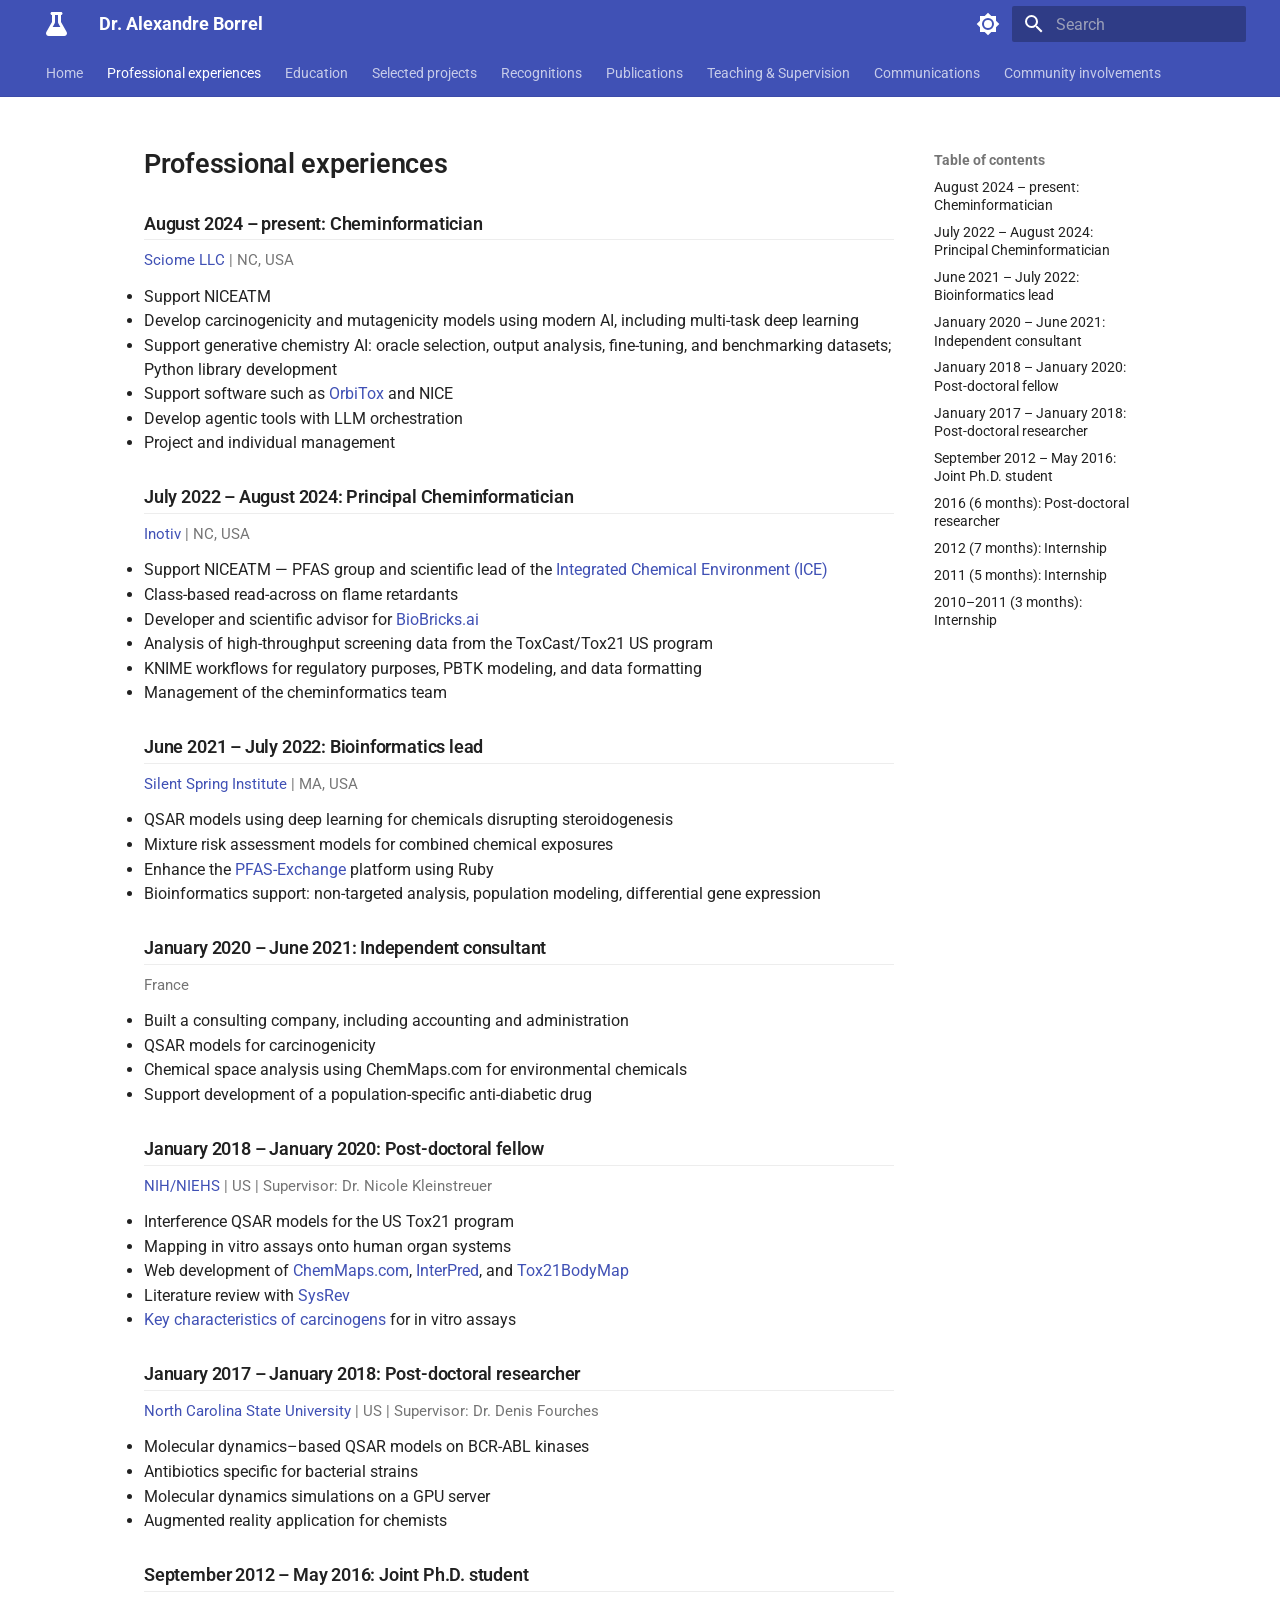
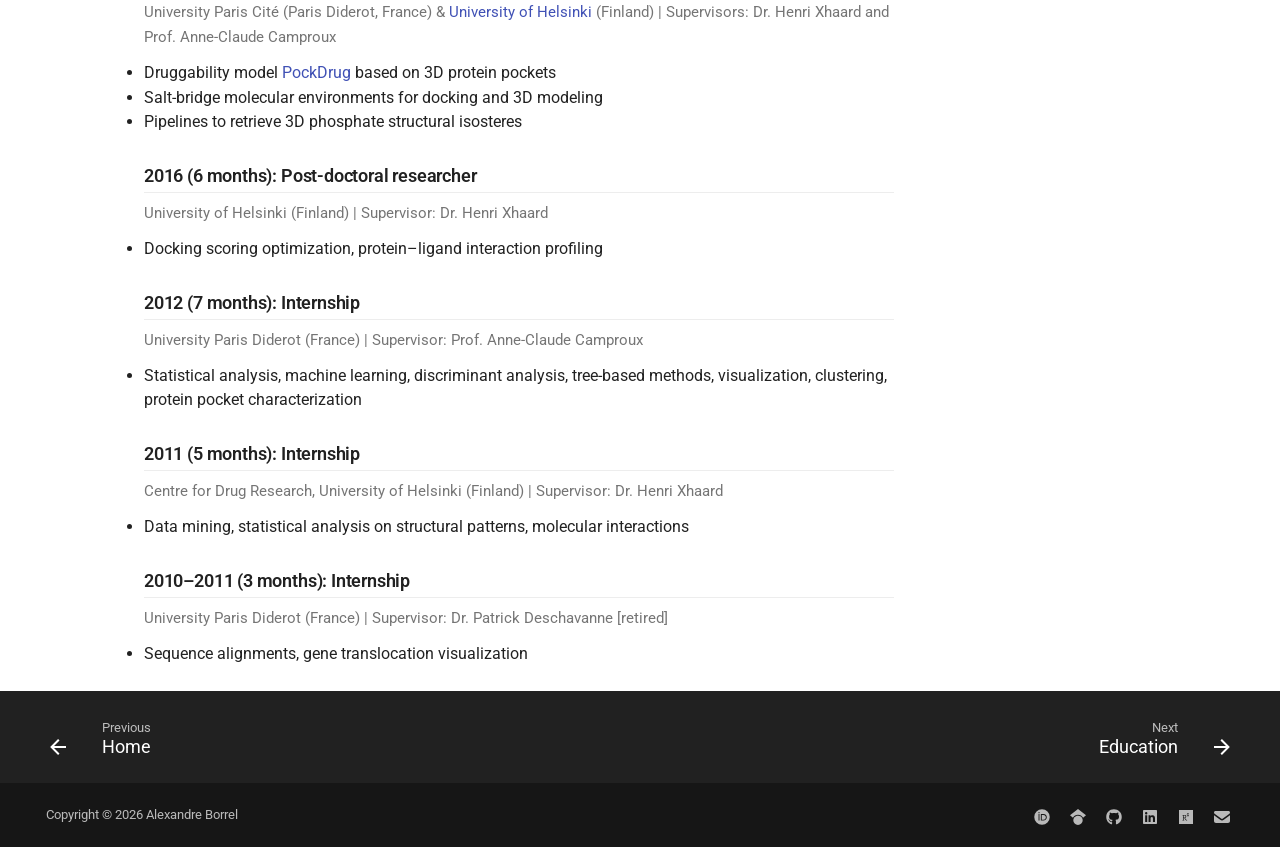
<file: experience/index.html>
<!doctype html>
<html lang="en" class="no-js">
  <head>
    
      <meta charset="utf-8">
      <meta name="viewport" content="width=device-width,initial-scale=1">
      
        <meta name="description" content="Cheminformatician applying AI, QSAR, and scientific software to toxicology and drug discovery.">
      
      
        <meta name="author" content="Alexandre Borrel">
      
      
        <link rel="canonical" href="https://www.alexborrel.com/experience/">
      
      
        <link rel="prev" href="..">
      
      
        <link rel="next" href="../education/">
      
      
        
      
      
      <link rel="icon" href="../assets/images/favicon.png">
      <meta name="generator" content="mkdocs-1.6.1, mkdocs-material-9.7.7">
    
    
      
        <title>Professional experiences - Dr. Alexandre Borrel</title>
      
    
    
      <link rel="stylesheet" href="../assets/stylesheets/main.ec1eaa64.min.css">
      
        
        <link rel="stylesheet" href="../assets/stylesheets/palette.ab4e12ef.min.css">
      
      


    
    
      
    
    
      
        
        
        <link rel="preconnect" href="https://fonts.gstatic.com" crossorigin>
        <link rel="stylesheet" href="https://fonts.googleapis.com/css?family=Roboto:300,300i,400,400i,700,700i%7CRoboto+Mono:400,400i,700,700i&display=fallback">
        <style>:root{--md-text-font:"Roboto";--md-code-font:"Roboto Mono"}</style>
      
    
    
      <link rel="stylesheet" href="../stylesheets/extra.css">
    
    <script>__md_scope=new URL("..",location),__md_hash=e=>[...e].reduce(((e,_)=>(e<<5)-e+_.charCodeAt(0)),0),__md_get=(e,_=localStorage,t=__md_scope)=>JSON.parse(_.getItem(t.pathname+"."+e)),__md_set=(e,_,t=localStorage,a=__md_scope)=>{try{t.setItem(a.pathname+"."+e,JSON.stringify(_))}catch(e){}}</script>
    
      

    
    
  </head>
  
  
    
    
      
    
    
    
    
    <body dir="ltr" data-md-color-scheme="default" data-md-color-primary="indigo" data-md-color-accent="indigo">
  
    
    <input class="md-toggle" data-md-toggle="drawer" type="checkbox" id="__drawer" autocomplete="off">
    <input class="md-toggle" data-md-toggle="search" type="checkbox" id="__search" autocomplete="off">
    <label class="md-overlay" for="__drawer"></label>
    <div data-md-component="skip">
      
        
        <a href="#professional-experiences" class="md-skip">
          Skip to content
        </a>
      
    </div>
    <div data-md-component="announce">
      
    </div>
    
    
      

  

<header class="md-header md-header--shadow md-header--lifted" data-md-component="header">
  <nav class="md-header__inner md-grid" aria-label="Header">
    <a href=".." title="Dr. Alexandre Borrel" class="md-header__button md-logo" aria-label="Dr. Alexandre Borrel" data-md-component="logo">
      
  
  <svg xmlns="http://www.w3.org/2000/svg" viewBox="0 0 448 512"><!--! Font Awesome Free 7.1.0 by @fontawesome - https://fontawesome.com License - https://fontawesome.com/license/free (Icons: CC BY 4.0, Fonts: SIL OFL 1.1, Code: MIT License) Copyright 2025 Fonticons, Inc.--><path d="M288 0H128c-17.7 0-32 14.3-32 32s14.3 32 32 32v151.5L7.5 426.3C2.6 435 0 444.7 0 454.7 0 486.4 25.6 512 57.3 512h333.4c31.6 0 57.3-25.6 57.3-57.3 0-10-2.6-19.8-7.5-28.4L320 215.5V64c17.7 0 32-14.3 32-32S337.7 0 320 0zm-96 215.5V64h64v151.5c0 11.1 2.9 22.1 8.4 31.8L306 320H142l41.6-72.7c5.5-9.7 8.4-20.6 8.4-31.8"/></svg>

    </a>
    <label class="md-header__button md-icon" for="__drawer">
      
      <svg xmlns="http://www.w3.org/2000/svg" viewBox="0 0 24 24"><path d="M3 6h18v2H3zm0 5h18v2H3zm0 5h18v2H3z"/></svg>
    </label>
    <div class="md-header__title" data-md-component="header-title">
      <div class="md-header__ellipsis">
        <div class="md-header__topic">
          <span class="md-ellipsis">
            Dr. Alexandre Borrel
          </span>
        </div>
        <div class="md-header__topic" data-md-component="header-topic">
          <span class="md-ellipsis">
            
              Professional experiences
            
          </span>
        </div>
      </div>
    </div>
    
      
        <form class="md-header__option" data-md-component="palette">
  
    
    
    
    <input class="md-option" data-md-color-media="(prefers-color-scheme: light)" data-md-color-scheme="default" data-md-color-primary="indigo" data-md-color-accent="indigo"  aria-label="Switch to dark mode"  type="radio" name="__palette" id="__palette_0">
    
      <label class="md-header__button md-icon" title="Switch to dark mode" for="__palette_1" hidden>
        <svg xmlns="http://www.w3.org/2000/svg" viewBox="0 0 24 24"><path d="M12 8a4 4 0 0 0-4 4 4 4 0 0 0 4 4 4 4 0 0 0 4-4 4 4 0 0 0-4-4m0 10a6 6 0 0 1-6-6 6 6 0 0 1 6-6 6 6 0 0 1 6 6 6 6 0 0 1-6 6m8-9.31V4h-4.69L12 .69 8.69 4H4v4.69L.69 12 4 15.31V20h4.69L12 23.31 15.31 20H20v-4.69L23.31 12z"/></svg>
      </label>
    
  
    
    
    
    <input class="md-option" data-md-color-media="(prefers-color-scheme: dark)" data-md-color-scheme="slate" data-md-color-primary="indigo" data-md-color-accent="indigo"  aria-label="Switch to light mode"  type="radio" name="__palette" id="__palette_1">
    
      <label class="md-header__button md-icon" title="Switch to light mode" for="__palette_0" hidden>
        <svg xmlns="http://www.w3.org/2000/svg" viewBox="0 0 24 24"><path d="M12 18c-.89 0-1.74-.2-2.5-.55C11.56 16.5 13 14.42 13 12s-1.44-4.5-3.5-5.45C10.26 6.2 11.11 6 12 6a6 6 0 0 1 6 6 6 6 0 0 1-6 6m8-9.31V4h-4.69L12 .69 8.69 4H4v4.69L.69 12 4 15.31V20h4.69L12 23.31 15.31 20H20v-4.69L23.31 12z"/></svg>
      </label>
    
  
</form>
      
    
    
      <script>var palette=__md_get("__palette");if(palette&&palette.color){if("(prefers-color-scheme)"===palette.color.media){var media=matchMedia("(prefers-color-scheme: light)"),input=document.querySelector(media.matches?"[data-md-color-media='(prefers-color-scheme: light)']":"[data-md-color-media='(prefers-color-scheme: dark)']");palette.color.media=input.getAttribute("data-md-color-media"),palette.color.scheme=input.getAttribute("data-md-color-scheme"),palette.color.primary=input.getAttribute("data-md-color-primary"),palette.color.accent=input.getAttribute("data-md-color-accent")}for(var[key,value]of Object.entries(palette.color))document.body.setAttribute("data-md-color-"+key,value)}</script>
    
    
    
      
      
        <label class="md-header__button md-icon" for="__search">
          
          <svg xmlns="http://www.w3.org/2000/svg" viewBox="0 0 24 24"><path d="M9.5 3A6.5 6.5 0 0 1 16 9.5c0 1.61-.59 3.09-1.56 4.23l.27.27h.79l5 5-1.5 1.5-5-5v-.79l-.27-.27A6.52 6.52 0 0 1 9.5 16 6.5 6.5 0 0 1 3 9.5 6.5 6.5 0 0 1 9.5 3m0 2C7 5 5 7 5 9.5S7 14 9.5 14 14 12 14 9.5 12 5 9.5 5"/></svg>
        </label>
        <div class="md-search" data-md-component="search" role="dialog">
  <label class="md-search__overlay" for="__search"></label>
  <div class="md-search__inner" role="search">
    <form class="md-search__form" name="search">
      <input type="text" class="md-search__input" name="query" aria-label="Search" placeholder="Search" autocapitalize="off" autocorrect="off" autocomplete="off" spellcheck="false" data-md-component="search-query" required>
      <label class="md-search__icon md-icon" for="__search">
        
        <svg xmlns="http://www.w3.org/2000/svg" viewBox="0 0 24 24"><path d="M9.5 3A6.5 6.5 0 0 1 16 9.5c0 1.61-.59 3.09-1.56 4.23l.27.27h.79l5 5-1.5 1.5-5-5v-.79l-.27-.27A6.52 6.52 0 0 1 9.5 16 6.5 6.5 0 0 1 3 9.5 6.5 6.5 0 0 1 9.5 3m0 2C7 5 5 7 5 9.5S7 14 9.5 14 14 12 14 9.5 12 5 9.5 5"/></svg>
        
        <svg xmlns="http://www.w3.org/2000/svg" viewBox="0 0 24 24"><path d="M20 11v2H8l5.5 5.5-1.42 1.42L4.16 12l7.92-7.92L13.5 5.5 8 11z"/></svg>
      </label>
      <nav class="md-search__options" aria-label="Search">
        
        <button type="reset" class="md-search__icon md-icon" title="Clear" aria-label="Clear" tabindex="-1">
          
          <svg xmlns="http://www.w3.org/2000/svg" viewBox="0 0 24 24"><path d="M19 6.41 17.59 5 12 10.59 6.41 5 5 6.41 10.59 12 5 17.59 6.41 19 12 13.41 17.59 19 19 17.59 13.41 12z"/></svg>
        </button>
      </nav>
      
    </form>
    <div class="md-search__output">
      <div class="md-search__scrollwrap" tabindex="0" data-md-scrollfix>
        <div class="md-search-result" data-md-component="search-result">
          <div class="md-search-result__meta">
            Initializing search
          </div>
          <ol class="md-search-result__list" role="presentation"></ol>
        </div>
      </div>
    </div>
  </div>
</div>
      
    
    
  </nav>
  
    
      
<nav class="md-tabs" aria-label="Tabs" data-md-component="tabs">
  <div class="md-grid">
    <ul class="md-tabs__list">
      
        
  
  
  
  
    <li class="md-tabs__item">
      <a href=".." class="md-tabs__link">
        
  
  
    
  
  Home

      </a>
    </li>
  

      
        
  
  
  
    
  
  
    <li class="md-tabs__item md-tabs__item--active">
      <a href="./" class="md-tabs__link">
        
  
  
    
  
  Professional experiences

      </a>
    </li>
  

      
        
  
  
  
  
    <li class="md-tabs__item">
      <a href="../education/" class="md-tabs__link">
        
  
  
    
  
  Education

      </a>
    </li>
  

      
        
  
  
  
  
    <li class="md-tabs__item">
      <a href="../projects/" class="md-tabs__link">
        
  
  
    
  
  Selected projects

      </a>
    </li>
  

      
        
  
  
  
  
    <li class="md-tabs__item">
      <a href="../recognitions/" class="md-tabs__link">
        
  
  
    
  
  Recognitions

      </a>
    </li>
  

      
        
  
  
  
  
    <li class="md-tabs__item">
      <a href="../publications/" class="md-tabs__link">
        
  
  
    
  
  Publications

      </a>
    </li>
  

      
        
  
  
  
  
    <li class="md-tabs__item">
      <a href="../teaching/" class="md-tabs__link">
        
  
  
    
  
  Teaching & Supervision

      </a>
    </li>
  

      
        
  
  
  
  
    <li class="md-tabs__item">
      <a href="../communications/" class="md-tabs__link">
        
  
  
    
  
  Communications

      </a>
    </li>
  

      
        
  
  
  
  
    <li class="md-tabs__item">
      <a href="../community/" class="md-tabs__link">
        
  
  
    
  
  Community involvements

      </a>
    </li>
  

      
    </ul>
  </div>
</nav>
    
  
</header>
    
    <div class="md-container" data-md-component="container">
      
      
        
      
      <main class="md-main" data-md-component="main">
        <div class="md-main__inner md-grid">
          
            
              
              <div class="md-sidebar md-sidebar--primary" data-md-component="sidebar" data-md-type="navigation" >
                <div class="md-sidebar__scrollwrap">
                  <div class="md-sidebar__inner">
                    


  


<nav class="md-nav md-nav--primary md-nav--lifted" aria-label="Navigation" data-md-level="0">
  <label class="md-nav__title" for="__drawer">
    <a href=".." title="Dr. Alexandre Borrel" class="md-nav__button md-logo" aria-label="Dr. Alexandre Borrel" data-md-component="logo">
      
  
  <svg xmlns="http://www.w3.org/2000/svg" viewBox="0 0 448 512"><!--! Font Awesome Free 7.1.0 by @fontawesome - https://fontawesome.com License - https://fontawesome.com/license/free (Icons: CC BY 4.0, Fonts: SIL OFL 1.1, Code: MIT License) Copyright 2025 Fonticons, Inc.--><path d="M288 0H128c-17.7 0-32 14.3-32 32s14.3 32 32 32v151.5L7.5 426.3C2.6 435 0 444.7 0 454.7 0 486.4 25.6 512 57.3 512h333.4c31.6 0 57.3-25.6 57.3-57.3 0-10-2.6-19.8-7.5-28.4L320 215.5V64c17.7 0 32-14.3 32-32S337.7 0 320 0zm-96 215.5V64h64v151.5c0 11.1 2.9 22.1 8.4 31.8L306 320H142l41.6-72.7c5.5-9.7 8.4-20.6 8.4-31.8"/></svg>

    </a>
    Dr. Alexandre Borrel
  </label>
  
  <ul class="md-nav__list" data-md-scrollfix>
    
      
      
  
  
  
  
    <li class="md-nav__item">
      <a href=".." class="md-nav__link">
        
  
  
  <span class="md-ellipsis">
    
  
    Home
  

    
  </span>
  
  

      </a>
    </li>
  

    
      
      
  
  
    
  
  
  
    <li class="md-nav__item md-nav__item--active">
      
      <input class="md-nav__toggle md-toggle" type="checkbox" id="__toc">
      
      
        
      
      
        <label class="md-nav__link md-nav__link--active" for="__toc">
          
  
  
  <span class="md-ellipsis">
    
  
    Professional experiences
  

    
  </span>
  
  

          <span class="md-nav__icon md-icon"></span>
        </label>
      
      <a href="./" class="md-nav__link md-nav__link--active">
        
  
  
  <span class="md-ellipsis">
    
  
    Professional experiences
  

    
  </span>
  
  

      </a>
      
        

<nav class="md-nav md-nav--secondary" aria-label="Table of contents">
  
  
  
    
  
  
    <label class="md-nav__title" for="__toc">
      <span class="md-nav__icon md-icon"></span>
      Table of contents
    </label>
    <ul class="md-nav__list" data-md-component="toc" data-md-scrollfix>
      
        <li class="md-nav__item">
  <a href="#august-2024-present-cheminformatician" class="md-nav__link">
    <span class="md-ellipsis">
      
        August 2024 – present: Cheminformatician
      
    </span>
  </a>
  
</li>
      
        <li class="md-nav__item">
  <a href="#july-2022-august-2024-principal-cheminformatician" class="md-nav__link">
    <span class="md-ellipsis">
      
        July 2022 – August 2024: Principal Cheminformatician
      
    </span>
  </a>
  
</li>
      
        <li class="md-nav__item">
  <a href="#june-2021-july-2022-bioinformatics-lead" class="md-nav__link">
    <span class="md-ellipsis">
      
        June 2021 – July 2022: Bioinformatics lead
      
    </span>
  </a>
  
</li>
      
        <li class="md-nav__item">
  <a href="#january-2020-june-2021-independent-consultant" class="md-nav__link">
    <span class="md-ellipsis">
      
        January 2020 – June 2021: Independent consultant
      
    </span>
  </a>
  
</li>
      
        <li class="md-nav__item">
  <a href="#january-2018-january-2020-post-doctoral-fellow" class="md-nav__link">
    <span class="md-ellipsis">
      
        January 2018 – January 2020: Post-doctoral fellow
      
    </span>
  </a>
  
</li>
      
        <li class="md-nav__item">
  <a href="#january-2017-january-2018-post-doctoral-researcher" class="md-nav__link">
    <span class="md-ellipsis">
      
        January 2017 – January 2018: Post-doctoral researcher
      
    </span>
  </a>
  
</li>
      
        <li class="md-nav__item">
  <a href="#september-2012-may-2016-joint-phd-student" class="md-nav__link">
    <span class="md-ellipsis">
      
        September 2012 – May 2016: Joint Ph.D. student
      
    </span>
  </a>
  
</li>
      
        <li class="md-nav__item">
  <a href="#2016-6-months-post-doctoral-researcher" class="md-nav__link">
    <span class="md-ellipsis">
      
        2016 (6 months): Post-doctoral researcher
      
    </span>
  </a>
  
</li>
      
        <li class="md-nav__item">
  <a href="#2012-7-months-internship" class="md-nav__link">
    <span class="md-ellipsis">
      
        2012 (7 months): Internship
      
    </span>
  </a>
  
</li>
      
        <li class="md-nav__item">
  <a href="#2011-5-months-internship" class="md-nav__link">
    <span class="md-ellipsis">
      
        2011 (5 months): Internship
      
    </span>
  </a>
  
</li>
      
        <li class="md-nav__item">
  <a href="#20102011-3-months-internship" class="md-nav__link">
    <span class="md-ellipsis">
      
        2010–2011 (3 months): Internship
      
    </span>
  </a>
  
</li>
      
    </ul>
  
</nav>
      
    </li>
  

    
      
      
  
  
  
  
    <li class="md-nav__item">
      <a href="../education/" class="md-nav__link">
        
  
  
  <span class="md-ellipsis">
    
  
    Education
  

    
  </span>
  
  

      </a>
    </li>
  

    
      
      
  
  
  
  
    <li class="md-nav__item">
      <a href="../projects/" class="md-nav__link">
        
  
  
  <span class="md-ellipsis">
    
  
    Selected projects
  

    
  </span>
  
  

      </a>
    </li>
  

    
      
      
  
  
  
  
    <li class="md-nav__item">
      <a href="../recognitions/" class="md-nav__link">
        
  
  
  <span class="md-ellipsis">
    
  
    Recognitions
  

    
  </span>
  
  

      </a>
    </li>
  

    
      
      
  
  
  
  
    <li class="md-nav__item">
      <a href="../publications/" class="md-nav__link">
        
  
  
  <span class="md-ellipsis">
    
  
    Publications
  

    
  </span>
  
  

      </a>
    </li>
  

    
      
      
  
  
  
  
    <li class="md-nav__item">
      <a href="../teaching/" class="md-nav__link">
        
  
  
  <span class="md-ellipsis">
    
  
    Teaching & Supervision
  

    
  </span>
  
  

      </a>
    </li>
  

    
      
      
  
  
  
  
    <li class="md-nav__item">
      <a href="../communications/" class="md-nav__link">
        
  
  
  <span class="md-ellipsis">
    
  
    Communications
  

    
  </span>
  
  

      </a>
    </li>
  

    
      
      
  
  
  
  
    <li class="md-nav__item">
      <a href="../community/" class="md-nav__link">
        
  
  
  <span class="md-ellipsis">
    
  
    Community involvements
  

    
  </span>
  
  

      </a>
    </li>
  

    
  </ul>
</nav>
                  </div>
                </div>
              </div>
            
            
              
              <div class="md-sidebar md-sidebar--secondary" data-md-component="sidebar" data-md-type="toc" >
                <div class="md-sidebar__scrollwrap">
                  <div class="md-sidebar__inner">
                    

<nav class="md-nav md-nav--secondary" aria-label="Table of contents">
  
  
  
    
  
  
    <label class="md-nav__title" for="__toc">
      <span class="md-nav__icon md-icon"></span>
      Table of contents
    </label>
    <ul class="md-nav__list" data-md-component="toc" data-md-scrollfix>
      
        <li class="md-nav__item">
  <a href="#august-2024-present-cheminformatician" class="md-nav__link">
    <span class="md-ellipsis">
      
        August 2024 – present: Cheminformatician
      
    </span>
  </a>
  
</li>
      
        <li class="md-nav__item">
  <a href="#july-2022-august-2024-principal-cheminformatician" class="md-nav__link">
    <span class="md-ellipsis">
      
        July 2022 – August 2024: Principal Cheminformatician
      
    </span>
  </a>
  
</li>
      
        <li class="md-nav__item">
  <a href="#june-2021-july-2022-bioinformatics-lead" class="md-nav__link">
    <span class="md-ellipsis">
      
        June 2021 – July 2022: Bioinformatics lead
      
    </span>
  </a>
  
</li>
      
        <li class="md-nav__item">
  <a href="#january-2020-june-2021-independent-consultant" class="md-nav__link">
    <span class="md-ellipsis">
      
        January 2020 – June 2021: Independent consultant
      
    </span>
  </a>
  
</li>
      
        <li class="md-nav__item">
  <a href="#january-2018-january-2020-post-doctoral-fellow" class="md-nav__link">
    <span class="md-ellipsis">
      
        January 2018 – January 2020: Post-doctoral fellow
      
    </span>
  </a>
  
</li>
      
        <li class="md-nav__item">
  <a href="#january-2017-january-2018-post-doctoral-researcher" class="md-nav__link">
    <span class="md-ellipsis">
      
        January 2017 – January 2018: Post-doctoral researcher
      
    </span>
  </a>
  
</li>
      
        <li class="md-nav__item">
  <a href="#september-2012-may-2016-joint-phd-student" class="md-nav__link">
    <span class="md-ellipsis">
      
        September 2012 – May 2016: Joint Ph.D. student
      
    </span>
  </a>
  
</li>
      
        <li class="md-nav__item">
  <a href="#2016-6-months-post-doctoral-researcher" class="md-nav__link">
    <span class="md-ellipsis">
      
        2016 (6 months): Post-doctoral researcher
      
    </span>
  </a>
  
</li>
      
        <li class="md-nav__item">
  <a href="#2012-7-months-internship" class="md-nav__link">
    <span class="md-ellipsis">
      
        2012 (7 months): Internship
      
    </span>
  </a>
  
</li>
      
        <li class="md-nav__item">
  <a href="#2011-5-months-internship" class="md-nav__link">
    <span class="md-ellipsis">
      
        2011 (5 months): Internship
      
    </span>
  </a>
  
</li>
      
        <li class="md-nav__item">
  <a href="#20102011-3-months-internship" class="md-nav__link">
    <span class="md-ellipsis">
      
        2010–2011 (3 months): Internship
      
    </span>
  </a>
  
</li>
      
    </ul>
  
</nav>
                  </div>
                </div>
              </div>
            
          
          
            <div class="md-content" data-md-component="content">
              
              <article class="md-content__inner md-typeset">
                
                  



<h1 id="professional-experiences">Professional experiences</h1>
<h2 id="august-2024-present-cheminformatician">August 2024 – present: Cheminformatician</h2>
<div class="entry-meta">
<p><a href="https://www.sciome.com/">Sciome LLC</a> | NC, USA</p>
</div>
<ul>
<li>Support NICEATM</li>
<li>Develop carcinogenicity and mutagenicity models using modern AI, including multi-task deep learning</li>
<li>Support generative chemistry AI: oracle selection, output analysis, fine-tuning, and benchmarking datasets; Python library development</li>
<li>Support software such as <a href="https://orbitox.org/">OrbiTox</a> and NICE</li>
<li>Develop agentic tools with LLM orchestration</li>
<li>Project and individual management</li>
</ul>
<h2 id="july-2022-august-2024-principal-cheminformatician">July 2022 – August 2024: Principal Cheminformatician</h2>
<div class="entry-meta">
<p><a href="https://www.inotivco.com/">Inotiv</a> | NC, USA</p>
</div>
<ul>
<li>Support NICEATM — PFAS group and scientific lead of the <a href="https://ice.ntp.niehs.nih.gov/">Integrated Chemical Environment (ICE)</a></li>
<li>Class-based read-across on flame retardants</li>
<li>Developer and scientific advisor for <a href="https://biobricks.ai/">BioBricks.ai</a></li>
<li>Analysis of high-throughput screening data from the ToxCast/Tox21 US program</li>
<li>KNIME workflows for regulatory purposes, PBTK modeling, and data formatting</li>
<li>Management of the cheminformatics team</li>
</ul>
<h2 id="june-2021-july-2022-bioinformatics-lead">June 2021 – July 2022: Bioinformatics lead</h2>
<div class="entry-meta">
<p><a href="https://silentspring.org/">Silent Spring Institute</a> | MA, USA</p>
</div>
<ul>
<li>QSAR models using deep learning for chemicals disrupting steroidogenesis</li>
<li>Mixture risk assessment models for combined chemical exposures</li>
<li>Enhance the <a href="https://pfas-exchange.org">PFAS-Exchange</a> platform using Ruby</li>
<li>Bioinformatics support: non-targeted analysis, population modeling, differential gene expression</li>
</ul>
<h2 id="january-2020-june-2021-independent-consultant">January 2020 – June 2021: Independent consultant</h2>
<div class="entry-meta">
<p>France</p>
</div>
<ul>
<li>Built a consulting company, including accounting and administration</li>
<li>QSAR models for carcinogenicity</li>
<li>Chemical space analysis using ChemMaps.com for environmental chemicals</li>
<li>Support development of a population-specific anti-diabetic drug</li>
</ul>
<h2 id="january-2018-january-2020-post-doctoral-fellow">January 2018 – January 2020: Post-doctoral fellow</h2>
<div class="entry-meta">
<p><a href="https://www.niehs.nih.gov/">NIH/NIEHS</a> | US | Supervisor: Dr. Nicole Kleinstreuer</p>
</div>
<ul>
<li>Interference QSAR models for the US Tox21 program</li>
<li>Mapping in vitro assays onto human organ systems</li>
<li>Web development of <a href="https://apps.sciome.com/chemmaps/">ChemMaps.com</a>, <a href="https://apps.sciome.com/interferences/">InterPred</a>, and <a href="https://apps.sciome.com/bodymap/">Tox21BodyMap</a></li>
<li>Literature review with <a href="https://www.sysrev.com/p/3588">SysRev</a></li>
<li><a href="https://keycharacteristics.org/">Key characteristics of carcinogens</a> for in vitro assays</li>
</ul>
<h2 id="january-2017-january-2018-post-doctoral-researcher">January 2017 – January 2018: Post-doctoral researcher</h2>
<div class="entry-meta">
<p><a href="https://www.ncsu.edu/">North Carolina State University</a> | US | Supervisor: Dr. Denis Fourches</p>
</div>
<ul>
<li>Molecular dynamics–based QSAR models on BCR-ABL kinases</li>
<li>Antibiotics specific for bacterial strains</li>
<li>Molecular dynamics simulations on a GPU server</li>
<li>Augmented reality application for chemists</li>
</ul>
<h2 id="september-2012-may-2016-joint-phd-student">September 2012 – May 2016: Joint Ph.D. student</h2>
<div class="entry-meta">
<p>University Paris Cité (Paris Diderot, France) &amp; <a href="https://www.helsinki.fi/">University of Helsinki</a> (Finland) | Supervisors: Dr. Henri Xhaard and Prof. Anne-Claude Camproux</p>
</div>
<ul>
<li>Druggability model <a href="https://pockdrug.rpbs.univ-paris-diderot.fr/cgi-bin/index.py?page=home">PockDrug</a> based on 3D protein pockets</li>
<li>Salt-bridge molecular environments for docking and 3D modeling</li>
<li>Pipelines to retrieve 3D phosphate structural isosteres</li>
</ul>
<h2 id="2016-6-months-post-doctoral-researcher">2016 (6 months): Post-doctoral researcher</h2>
<div class="entry-meta">
<p>University of Helsinki (Finland) | Supervisor: Dr. Henri Xhaard</p>
</div>
<ul>
<li>Docking scoring optimization, protein–ligand interaction profiling</li>
</ul>
<h2 id="2012-7-months-internship">2012 (7 months): Internship</h2>
<div class="entry-meta">
<p>University Paris Diderot (France) | Supervisor: Prof. Anne-Claude Camproux</p>
</div>
<ul>
<li>Statistical analysis, machine learning, discriminant analysis, tree-based methods, visualization, clustering, protein pocket characterization</li>
</ul>
<h2 id="2011-5-months-internship">2011 (5 months): Internship</h2>
<div class="entry-meta">
<p>Centre for Drug Research, University of Helsinki (Finland) | Supervisor: Dr. Henri Xhaard</p>
</div>
<ul>
<li>Data mining, statistical analysis on structural patterns, molecular interactions</li>
</ul>
<h2 id="20102011-3-months-internship">2010–2011 (3 months): Internship</h2>
<div class="entry-meta">
<p>University Paris Diderot (France) | Supervisor: Dr. Patrick Deschavanne [retired]</p>
</div>
<ul>
<li>Sequence alignments, gene translocation visualization</li>
</ul>












                
              </article>
            </div>
          
          
<script>var target=document.getElementById(location.hash.slice(1));target&&target.name&&(target.checked=target.name.startsWith("__tabbed_"))</script>
        </div>
        
          <button type="button" class="md-top md-icon" data-md-component="top" hidden>
  
  <svg xmlns="http://www.w3.org/2000/svg" viewBox="0 0 24 24"><path d="M13 20h-2V8l-5.5 5.5-1.42-1.42L12 4.16l7.92 7.92-1.42 1.42L13 8z"/></svg>
  Back to top
</button>
        
      </main>
      
        <footer class="md-footer">
  
    
      
      <nav class="md-footer__inner md-grid" aria-label="Footer" >
        
          
          <a href=".." class="md-footer__link md-footer__link--prev" aria-label="Previous: Home">
            <div class="md-footer__button md-icon">
              
              <svg xmlns="http://www.w3.org/2000/svg" viewBox="0 0 24 24"><path d="M20 11v2H8l5.5 5.5-1.42 1.42L4.16 12l7.92-7.92L13.5 5.5 8 11z"/></svg>
            </div>
            <div class="md-footer__title">
              <span class="md-footer__direction">
                Previous
              </span>
              <div class="md-ellipsis">
                Home
              </div>
            </div>
          </a>
        
        
          
          <a href="../education/" class="md-footer__link md-footer__link--next" aria-label="Next: Education">
            <div class="md-footer__title">
              <span class="md-footer__direction">
                Next
              </span>
              <div class="md-ellipsis">
                Education
              </div>
            </div>
            <div class="md-footer__button md-icon">
              
              <svg xmlns="http://www.w3.org/2000/svg" viewBox="0 0 24 24"><path d="M4 11v2h12l-5.5 5.5 1.42 1.42L19.84 12l-7.92-7.92L10.5 5.5 16 11z"/></svg>
            </div>
          </a>
        
      </nav>
    
  
  <div class="md-footer-meta md-typeset">
    <div class="md-footer-meta__inner md-grid">
      <div class="md-copyright">
  
    <div class="md-copyright__highlight">
      Copyright &copy; 2026 Alexandre Borrel
    </div>
  
  
</div>
      
        
<div class="md-social">
  
    
    
    
    
    <a href="https://orcid.org/0000-0001-6499-4540" target="_blank" rel="noopener" title="ORCID" class="md-social__link">
      <svg xmlns="http://www.w3.org/2000/svg" viewBox="0 0 512 512"><!--! Font Awesome Free 7.1.0 by @fontawesome - https://fontawesome.com License - https://fontawesome.com/license/free (Icons: CC BY 4.0, Fonts: SIL OFL 1.1, Code: MIT License) Copyright 2025 Fonticons, Inc.--><path d="M294.7 188.2h-45.9V342h47.5c67.6 0 83.1-51.3 83.1-76.9 0-41.6-26.5-76.9-84.7-76.9M256 8a248 248 0 1 0 0 496 248 248 0 1 0 0-496m-80.8 360.8h-29.8V161.3h29.8zM160.3 98.5a19.6 19.6 0 1 1 0 39.2 19.6 19.6 0 1 1 0-39.2M300 369h-81V161.3h80.6c76.7 0 110.4 54.8 110.4 103.9 0 53.3-41.7 103.9-110 103.9z"/></svg>
    </a>
  
    
    
    
    
    <a href="https://scholar.google.com/scholar?q=author:%22Alexandre+Borrel%22" target="_blank" rel="noopener" title="Google Scholar" class="md-social__link">
      <svg xmlns="http://www.w3.org/2000/svg" viewBox="0 0 512 512"><!--! Font Awesome Free 7.1.0 by @fontawesome - https://fontawesome.com License - https://fontawesome.com/license/free (Icons: CC BY 4.0, Fonts: SIL OFL 1.1, Code: MIT License) Copyright 2025 Fonticons, Inc.--><path d="M390.9 298.5s0 .1.1.1c9.2 19.4 14.4 41.1 14.4 64C405.3 445.1 338.5 512 256 512s-149.3-66.9-149.3-149.3c0-22.9 5.2-44.6 14.4-64 1.7-3.6 3.6-7.2 5.6-10.7q6.6-11.4 15-21.3c27.4-32.6 68.5-53.3 114.4-53.3 33.6 0 64.6 11.1 89.6 29.9 9.1 6.9 17.4 14.7 24.8 23.5 5.6 6.6 10.6 13.8 15 21.3 2 3.4 3.8 7 5.5 10.5zm26.4-18.8c-30.1-58.4-91-98.4-161.3-98.4s-131.2 40-161.3 98.4L0 202.7 256 0l256 202.7-94.7 77.1z"/></svg>
    </a>
  
    
    
    
    
    <a href="https://github.com/ABorrel" target="_blank" rel="noopener" title="GitHub" class="md-social__link">
      <svg xmlns="http://www.w3.org/2000/svg" viewBox="0 0 512 512"><!--! Font Awesome Free 7.1.0 by @fontawesome - https://fontawesome.com License - https://fontawesome.com/license/free (Icons: CC BY 4.0, Fonts: SIL OFL 1.1, Code: MIT License) Copyright 2025 Fonticons, Inc.--><path d="M173.9 397.4c0 2-2.3 3.6-5.2 3.6-3.3.3-5.6-1.3-5.6-3.6 0-2 2.3-3.6 5.2-3.6 3-.3 5.6 1.3 5.6 3.6m-31.1-4.5c-.7 2 1.3 4.3 4.3 4.9 2.6 1 5.6 0 6.2-2s-1.3-4.3-4.3-5.2c-2.6-.7-5.5.3-6.2 2.3m44.2-1.7c-2.9.7-4.9 2.6-4.6 4.9.3 2 2.9 3.3 5.9 2.6 2.9-.7 4.9-2.6 4.6-4.6-.3-1.9-3-3.2-5.9-2.9M252.8 8C114.1 8 8 113.3 8 252c0 110.9 69.8 205.8 169.5 239.2 12.8 2.3 17.3-5.6 17.3-12.1 0-6.2-.3-40.4-.3-61.4 0 0-70 15-84.7-29.8 0 0-11.4-29.1-27.8-36.6 0 0-22.9-15.7 1.6-15.4 0 0 24.9 2 38.6 25.8 21.9 38.6 58.6 27.5 72.9 20.9 2.3-16 8.8-27.1 16-33.7-55.9-6.2-112.3-14.3-112.3-110.5 0-27.5 7.6-41.3 23.6-58.9-2.6-6.5-11.1-33.3 2.6-67.9 20.9-6.5 69 27 69 27 20-5.6 41.5-8.5 62.8-8.5s42.8 2.9 62.8 8.5c0 0 48.1-33.6 69-27 13.7 34.7 5.2 61.4 2.6 67.9 16 17.7 25.8 31.5 25.8 58.9 0 96.5-58.9 104.2-114.8 110.5 9.2 7.9 17 22.9 17 46.4 0 33.7-.3 75.4-.3 83.6 0 6.5 4.6 14.4 17.3 12.1C436.2 457.8 504 362.9 504 252 504 113.3 391.5 8 252.8 8M105.2 352.9c-1.3 1-1 3.3.7 5.2 1.6 1.6 3.9 2.3 5.2 1 1.3-1 1-3.3-.7-5.2-1.6-1.6-3.9-2.3-5.2-1m-10.8-8.1c-.7 1.3.3 2.9 2.3 3.9 1.6 1 3.6.7 4.3-.7.7-1.3-.3-2.9-2.3-3.9-2-.6-3.6-.3-4.3.7m32.4 35.6c-1.6 1.3-1 4.3 1.3 6.2 2.3 2.3 5.2 2.6 6.5 1 1.3-1.3.7-4.3-1.3-6.2-2.2-2.3-5.2-2.6-6.5-1m-11.4-14.7c-1.6 1-1.6 3.6 0 5.9s4.3 3.3 5.6 2.3c1.6-1.3 1.6-3.9 0-6.2-1.4-2.3-4-3.3-5.6-2"/></svg>
    </a>
  
    
    
    
    
    <a href="https://www.linkedin.com/in/alexandre-borrel-0651a736/" target="_blank" rel="noopener" title="LinkedIn" class="md-social__link">
      <svg xmlns="http://www.w3.org/2000/svg" viewBox="0 0 448 512"><!--! Font Awesome Free 7.1.0 by @fontawesome - https://fontawesome.com License - https://fontawesome.com/license/free (Icons: CC BY 4.0, Fonts: SIL OFL 1.1, Code: MIT License) Copyright 2025 Fonticons, Inc.--><path d="M416 32H31.9C14.3 32 0 46.5 0 64.3v383.4C0 465.5 14.3 480 31.9 480H416c17.6 0 32-14.5 32-32.3V64.3c0-17.8-14.4-32.3-32-32.3M135.4 416H69V202.2h66.5V416zM102.2 96a38.5 38.5 0 1 1 0 77 38.5 38.5 0 1 1 0-77m282.1 320h-66.4V312c0-24.8-.5-56.7-34.5-56.7-34.6 0-39.9 27-39.9 54.9V416h-66.4V202.2h63.7v29.2h.9c8.9-16.8 30.6-34.5 62.9-34.5 67.2 0 79.7 44.3 79.7 101.9z"/></svg>
    </a>
  
    
    
    
    
    <a href="https://www.researchgate.net/profile/Alexandre-Borrel/" target="_blank" rel="noopener" title="ResearchGate" class="md-social__link">
      <svg xmlns="http://www.w3.org/2000/svg" viewBox="0 0 448 512"><!--! Font Awesome Free 7.1.0 by @fontawesome - https://fontawesome.com License - https://fontawesome.com/license/free (Icons: CC BY 4.0, Fonts: SIL OFL 1.1, Code: MIT License) Copyright 2025 Fonticons, Inc.--><path d="M0 32v448h448V32zm262.2 334.4c-6.6 3-33.2 6-50-14.2-9.2-10.6-25.3-33.3-42.2-63.6-8.9 0-14.7 0-21.4-.6v46.4c0 23.5 6 21.2 25.8 23.9v8.1c-6.9-.3-23.1-.8-35.6-.8-13.1 0-26.1.6-33.6.8v-8.1c15.5-2.9 22-1.3 22-23.9V225c0-22.6-6.4-21-22-23.9V193c25.8 1 53.1-.6 70.9-.6 31.7 0 55.9 14.4 55.9 45.6 0 21.1-16.7 42.2-39.2 47.5 13.6 24.2 30 45.6 42.2 58.9 7.2 7.8 17.2 14.7 27.2 14.7zm22.9-135c-23.3 0-32.2-15.7-32.2-32.2V167c0-12.2 8.8-30.4 34-30.4s30.4 17.9 30.4 17.9l-10.7 7.2s-5.5-12.5-19.7-12.5c-7.9 0-19.7 7.3-19.7 19.7v26.8c0 13.4 6.6 23.3 17.9 23.3 14.1 0 21.5-10.9 21.5-26.8h-17.9v-10.7h30.4c0 20.5 4.7 49.9-34 49.9m-116.5 44.7c-9.4 0-13.6-.3-20-.8v-69.7c6.4-.6 15-.6 22.5-.6 23.3 0 37.2 12.2 37.2 34.5 0 21.9-15 36.6-39.7 36.6"/></svg>
    </a>
  
    
    
    
    
    <a href="mailto:a.borrel@gmail.com" target="_blank" rel="noopener" title="Email" class="md-social__link">
      <svg xmlns="http://www.w3.org/2000/svg" viewBox="0 0 512 512"><!--! Font Awesome Free 7.1.0 by @fontawesome - https://fontawesome.com License - https://fontawesome.com/license/free (Icons: CC BY 4.0, Fonts: SIL OFL 1.1, Code: MIT License) Copyright 2025 Fonticons, Inc.--><path d="M48 64C21.5 64 0 85.5 0 112c0 15.1 7.1 29.3 19.2 38.4l208 156a48 48 0 0 0 57.6 0l208-156c12.1-9.1 19.2-23.3 19.2-38.4 0-26.5-21.5-48-48-48zM0 196v188c0 35.3 28.7 64 64 64h384c35.3 0 64-28.7 64-64V196L313.6 344.8c-34.1 25.6-81.1 25.6-115.2 0z"/></svg>
    </a>
  
</div>
      
    </div>
  </div>
</footer>
      
    </div>
    <div class="md-dialog" data-md-component="dialog">
      <div class="md-dialog__inner md-typeset"></div>
    </div>
    
    
    
      
      
      <script id="__config" type="application/json">{"annotate": null, "base": "..", "features": ["navigation.tabs", "navigation.tabs.sticky", "navigation.top", "navigation.footer", "search.highlight", "content.tooltips"], "search": "../assets/javascripts/workers/search.2c215733.min.js", "tags": null, "translations": {"clipboard.copied": "Copied to clipboard", "clipboard.copy": "Copy to clipboard", "search.result.more.one": "1 more on this page", "search.result.more.other": "# more on this page", "search.result.none": "No matching documents", "search.result.one": "1 matching document", "search.result.other": "# matching documents", "search.result.placeholder": "Type to start searching", "search.result.term.missing": "Missing", "select.version": "Select version"}, "version": null}</script>
    
    
      <script src="../assets/javascripts/bundle.d7400e89.min.js"></script>
      
    
  </body>
</html>
</file>
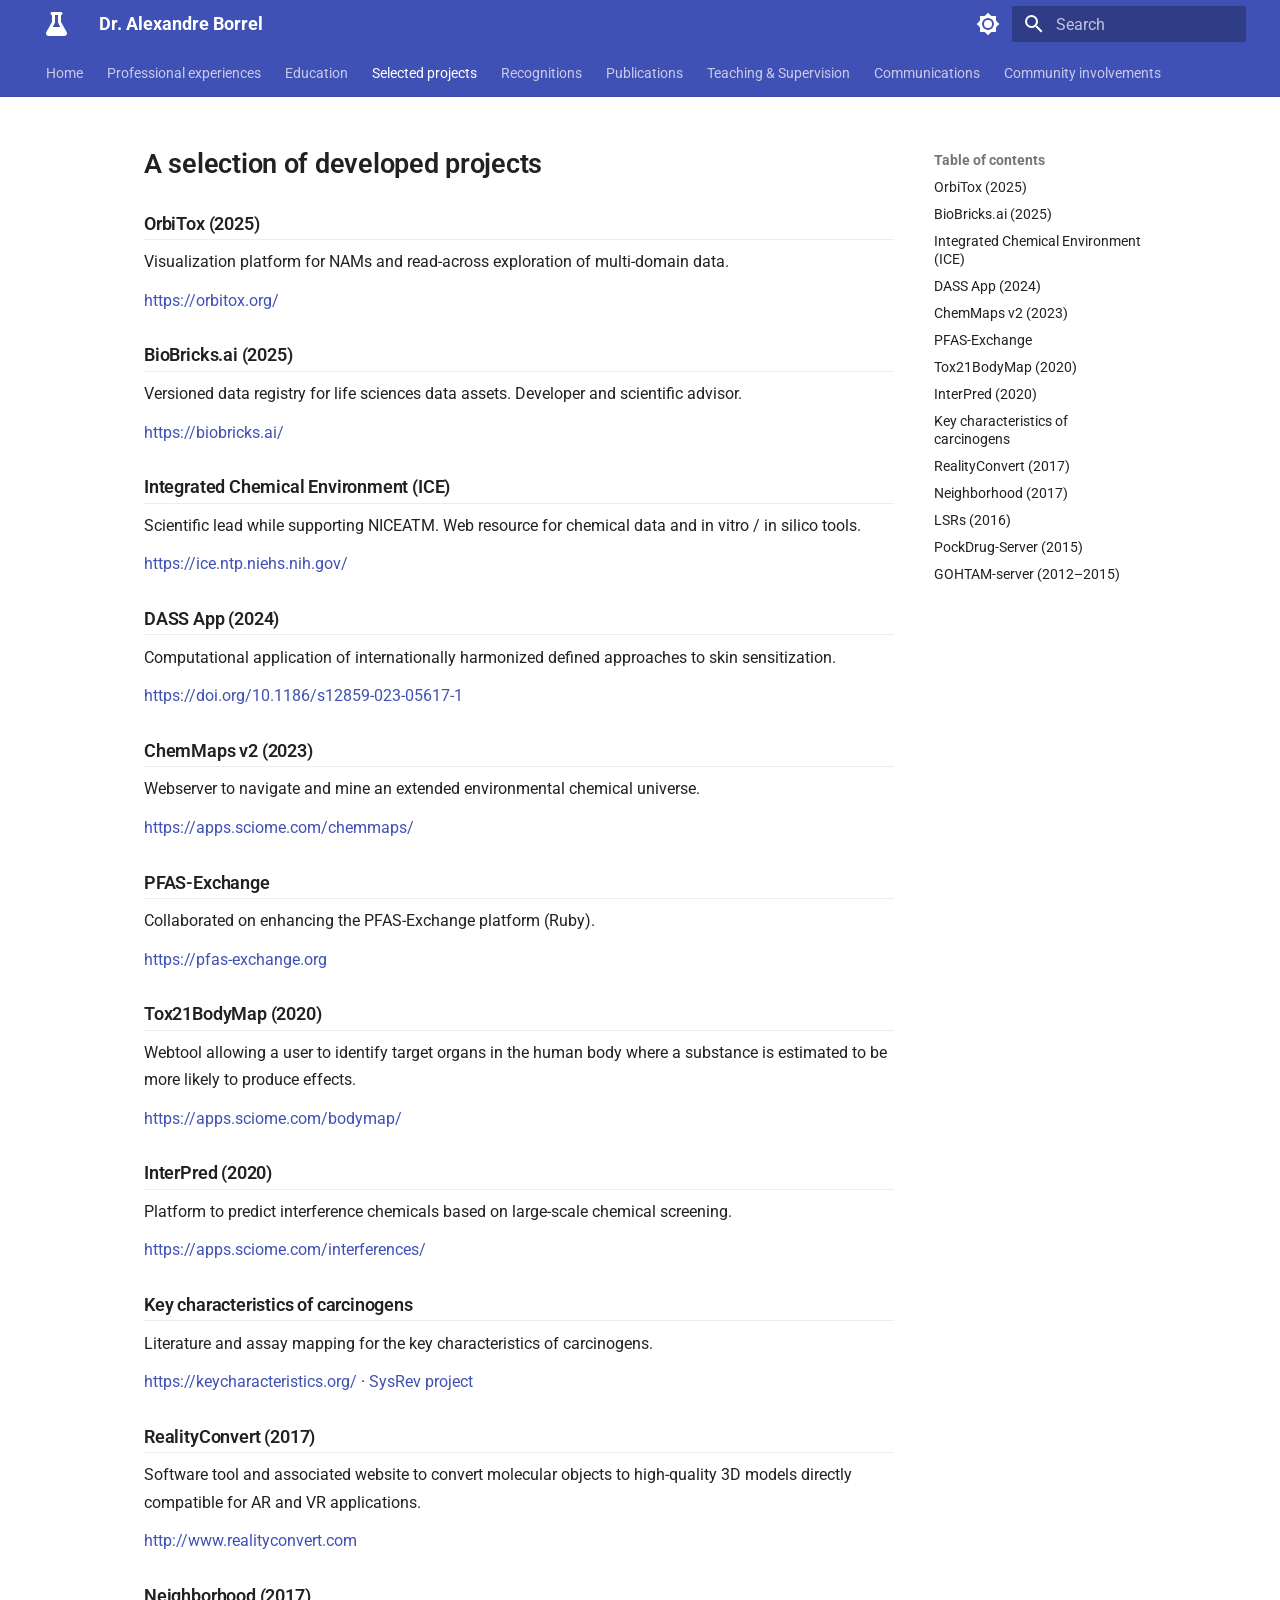
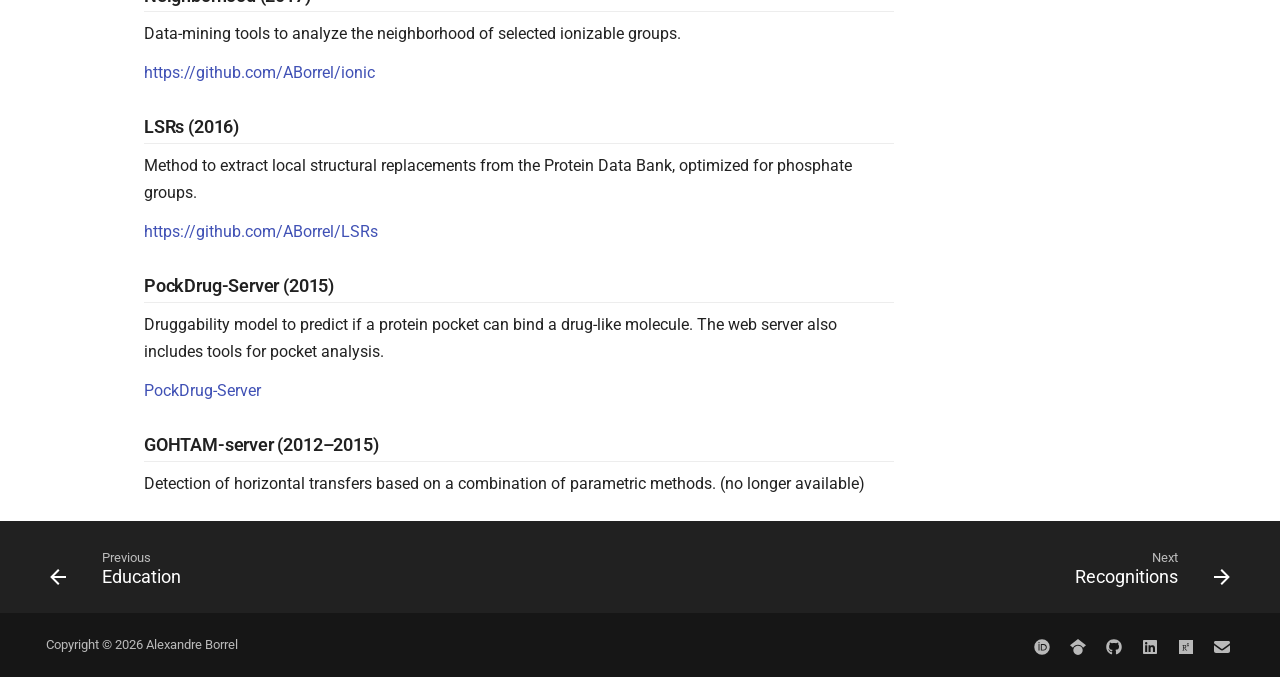
<file: projects/index.html>
<!doctype html>
<html lang="en" class="no-js">
  <head>
    
      <meta charset="utf-8">
      <meta name="viewport" content="width=device-width,initial-scale=1">
      
        <meta name="description" content="Cheminformatician applying AI, QSAR, and scientific software to toxicology and drug discovery.">
      
      
        <meta name="author" content="Alexandre Borrel">
      
      
        <link rel="canonical" href="https://www.alexborrel.com/projects/">
      
      
        <link rel="prev" href="../education/">
      
      
        <link rel="next" href="../recognitions/">
      
      
        
      
      
      <link rel="icon" href="../assets/images/favicon.png">
      <meta name="generator" content="mkdocs-1.6.1, mkdocs-material-9.7.7">
    
    
      
        <title>Selected projects - Dr. Alexandre Borrel</title>
      
    
    
      <link rel="stylesheet" href="../assets/stylesheets/main.ec1eaa64.min.css">
      
        
        <link rel="stylesheet" href="../assets/stylesheets/palette.ab4e12ef.min.css">
      
      


    
    
      
    
    
      
        
        
        <link rel="preconnect" href="https://fonts.gstatic.com" crossorigin>
        <link rel="stylesheet" href="https://fonts.googleapis.com/css?family=Roboto:300,300i,400,400i,700,700i%7CRoboto+Mono:400,400i,700,700i&display=fallback">
        <style>:root{--md-text-font:"Roboto";--md-code-font:"Roboto Mono"}</style>
      
    
    
      <link rel="stylesheet" href="../stylesheets/extra.css">
    
    <script>__md_scope=new URL("..",location),__md_hash=e=>[...e].reduce(((e,_)=>(e<<5)-e+_.charCodeAt(0)),0),__md_get=(e,_=localStorage,t=__md_scope)=>JSON.parse(_.getItem(t.pathname+"."+e)),__md_set=(e,_,t=localStorage,a=__md_scope)=>{try{t.setItem(a.pathname+"."+e,JSON.stringify(_))}catch(e){}}</script>
    
      

    
    
  </head>
  
  
    
    
      
    
    
    
    
    <body dir="ltr" data-md-color-scheme="default" data-md-color-primary="indigo" data-md-color-accent="indigo">
  
    
    <input class="md-toggle" data-md-toggle="drawer" type="checkbox" id="__drawer" autocomplete="off">
    <input class="md-toggle" data-md-toggle="search" type="checkbox" id="__search" autocomplete="off">
    <label class="md-overlay" for="__drawer"></label>
    <div data-md-component="skip">
      
        
        <a href="#a-selection-of-developed-projects" class="md-skip">
          Skip to content
        </a>
      
    </div>
    <div data-md-component="announce">
      
    </div>
    
    
      

  

<header class="md-header md-header--shadow md-header--lifted" data-md-component="header">
  <nav class="md-header__inner md-grid" aria-label="Header">
    <a href=".." title="Dr. Alexandre Borrel" class="md-header__button md-logo" aria-label="Dr. Alexandre Borrel" data-md-component="logo">
      
  
  <svg xmlns="http://www.w3.org/2000/svg" viewBox="0 0 448 512"><!--! Font Awesome Free 7.1.0 by @fontawesome - https://fontawesome.com License - https://fontawesome.com/license/free (Icons: CC BY 4.0, Fonts: SIL OFL 1.1, Code: MIT License) Copyright 2025 Fonticons, Inc.--><path d="M288 0H128c-17.7 0-32 14.3-32 32s14.3 32 32 32v151.5L7.5 426.3C2.6 435 0 444.7 0 454.7 0 486.4 25.6 512 57.3 512h333.4c31.6 0 57.3-25.6 57.3-57.3 0-10-2.6-19.8-7.5-28.4L320 215.5V64c17.7 0 32-14.3 32-32S337.7 0 320 0zm-96 215.5V64h64v151.5c0 11.1 2.9 22.1 8.4 31.8L306 320H142l41.6-72.7c5.5-9.7 8.4-20.6 8.4-31.8"/></svg>

    </a>
    <label class="md-header__button md-icon" for="__drawer">
      
      <svg xmlns="http://www.w3.org/2000/svg" viewBox="0 0 24 24"><path d="M3 6h18v2H3zm0 5h18v2H3zm0 5h18v2H3z"/></svg>
    </label>
    <div class="md-header__title" data-md-component="header-title">
      <div class="md-header__ellipsis">
        <div class="md-header__topic">
          <span class="md-ellipsis">
            Dr. Alexandre Borrel
          </span>
        </div>
        <div class="md-header__topic" data-md-component="header-topic">
          <span class="md-ellipsis">
            
              Selected projects
            
          </span>
        </div>
      </div>
    </div>
    
      
        <form class="md-header__option" data-md-component="palette">
  
    
    
    
    <input class="md-option" data-md-color-media="(prefers-color-scheme: light)" data-md-color-scheme="default" data-md-color-primary="indigo" data-md-color-accent="indigo"  aria-label="Switch to dark mode"  type="radio" name="__palette" id="__palette_0">
    
      <label class="md-header__button md-icon" title="Switch to dark mode" for="__palette_1" hidden>
        <svg xmlns="http://www.w3.org/2000/svg" viewBox="0 0 24 24"><path d="M12 8a4 4 0 0 0-4 4 4 4 0 0 0 4 4 4 4 0 0 0 4-4 4 4 0 0 0-4-4m0 10a6 6 0 0 1-6-6 6 6 0 0 1 6-6 6 6 0 0 1 6 6 6 6 0 0 1-6 6m8-9.31V4h-4.69L12 .69 8.69 4H4v4.69L.69 12 4 15.31V20h4.69L12 23.31 15.31 20H20v-4.69L23.31 12z"/></svg>
      </label>
    
  
    
    
    
    <input class="md-option" data-md-color-media="(prefers-color-scheme: dark)" data-md-color-scheme="slate" data-md-color-primary="indigo" data-md-color-accent="indigo"  aria-label="Switch to light mode"  type="radio" name="__palette" id="__palette_1">
    
      <label class="md-header__button md-icon" title="Switch to light mode" for="__palette_0" hidden>
        <svg xmlns="http://www.w3.org/2000/svg" viewBox="0 0 24 24"><path d="M12 18c-.89 0-1.74-.2-2.5-.55C11.56 16.5 13 14.42 13 12s-1.44-4.5-3.5-5.45C10.26 6.2 11.11 6 12 6a6 6 0 0 1 6 6 6 6 0 0 1-6 6m8-9.31V4h-4.69L12 .69 8.69 4H4v4.69L.69 12 4 15.31V20h4.69L12 23.31 15.31 20H20v-4.69L23.31 12z"/></svg>
      </label>
    
  
</form>
      
    
    
      <script>var palette=__md_get("__palette");if(palette&&palette.color){if("(prefers-color-scheme)"===palette.color.media){var media=matchMedia("(prefers-color-scheme: light)"),input=document.querySelector(media.matches?"[data-md-color-media='(prefers-color-scheme: light)']":"[data-md-color-media='(prefers-color-scheme: dark)']");palette.color.media=input.getAttribute("data-md-color-media"),palette.color.scheme=input.getAttribute("data-md-color-scheme"),palette.color.primary=input.getAttribute("data-md-color-primary"),palette.color.accent=input.getAttribute("data-md-color-accent")}for(var[key,value]of Object.entries(palette.color))document.body.setAttribute("data-md-color-"+key,value)}</script>
    
    
    
      
      
        <label class="md-header__button md-icon" for="__search">
          
          <svg xmlns="http://www.w3.org/2000/svg" viewBox="0 0 24 24"><path d="M9.5 3A6.5 6.5 0 0 1 16 9.5c0 1.61-.59 3.09-1.56 4.23l.27.27h.79l5 5-1.5 1.5-5-5v-.79l-.27-.27A6.52 6.52 0 0 1 9.5 16 6.5 6.5 0 0 1 3 9.5 6.5 6.5 0 0 1 9.5 3m0 2C7 5 5 7 5 9.5S7 14 9.5 14 14 12 14 9.5 12 5 9.5 5"/></svg>
        </label>
        <div class="md-search" data-md-component="search" role="dialog">
  <label class="md-search__overlay" for="__search"></label>
  <div class="md-search__inner" role="search">
    <form class="md-search__form" name="search">
      <input type="text" class="md-search__input" name="query" aria-label="Search" placeholder="Search" autocapitalize="off" autocorrect="off" autocomplete="off" spellcheck="false" data-md-component="search-query" required>
      <label class="md-search__icon md-icon" for="__search">
        
        <svg xmlns="http://www.w3.org/2000/svg" viewBox="0 0 24 24"><path d="M9.5 3A6.5 6.5 0 0 1 16 9.5c0 1.61-.59 3.09-1.56 4.23l.27.27h.79l5 5-1.5 1.5-5-5v-.79l-.27-.27A6.52 6.52 0 0 1 9.5 16 6.5 6.5 0 0 1 3 9.5 6.5 6.5 0 0 1 9.5 3m0 2C7 5 5 7 5 9.5S7 14 9.5 14 14 12 14 9.5 12 5 9.5 5"/></svg>
        
        <svg xmlns="http://www.w3.org/2000/svg" viewBox="0 0 24 24"><path d="M20 11v2H8l5.5 5.5-1.42 1.42L4.16 12l7.92-7.92L13.5 5.5 8 11z"/></svg>
      </label>
      <nav class="md-search__options" aria-label="Search">
        
        <button type="reset" class="md-search__icon md-icon" title="Clear" aria-label="Clear" tabindex="-1">
          
          <svg xmlns="http://www.w3.org/2000/svg" viewBox="0 0 24 24"><path d="M19 6.41 17.59 5 12 10.59 6.41 5 5 6.41 10.59 12 5 17.59 6.41 19 12 13.41 17.59 19 19 17.59 13.41 12z"/></svg>
        </button>
      </nav>
      
    </form>
    <div class="md-search__output">
      <div class="md-search__scrollwrap" tabindex="0" data-md-scrollfix>
        <div class="md-search-result" data-md-component="search-result">
          <div class="md-search-result__meta">
            Initializing search
          </div>
          <ol class="md-search-result__list" role="presentation"></ol>
        </div>
      </div>
    </div>
  </div>
</div>
      
    
    
  </nav>
  
    
      
<nav class="md-tabs" aria-label="Tabs" data-md-component="tabs">
  <div class="md-grid">
    <ul class="md-tabs__list">
      
        
  
  
  
  
    <li class="md-tabs__item">
      <a href=".." class="md-tabs__link">
        
  
  
    
  
  Home

      </a>
    </li>
  

      
        
  
  
  
  
    <li class="md-tabs__item">
      <a href="../experience/" class="md-tabs__link">
        
  
  
    
  
  Professional experiences

      </a>
    </li>
  

      
        
  
  
  
  
    <li class="md-tabs__item">
      <a href="../education/" class="md-tabs__link">
        
  
  
    
  
  Education

      </a>
    </li>
  

      
        
  
  
  
    
  
  
    <li class="md-tabs__item md-tabs__item--active">
      <a href="./" class="md-tabs__link">
        
  
  
    
  
  Selected projects

      </a>
    </li>
  

      
        
  
  
  
  
    <li class="md-tabs__item">
      <a href="../recognitions/" class="md-tabs__link">
        
  
  
    
  
  Recognitions

      </a>
    </li>
  

      
        
  
  
  
  
    <li class="md-tabs__item">
      <a href="../publications/" class="md-tabs__link">
        
  
  
    
  
  Publications

      </a>
    </li>
  

      
        
  
  
  
  
    <li class="md-tabs__item">
      <a href="../teaching/" class="md-tabs__link">
        
  
  
    
  
  Teaching & Supervision

      </a>
    </li>
  

      
        
  
  
  
  
    <li class="md-tabs__item">
      <a href="../communications/" class="md-tabs__link">
        
  
  
    
  
  Communications

      </a>
    </li>
  

      
        
  
  
  
  
    <li class="md-tabs__item">
      <a href="../community/" class="md-tabs__link">
        
  
  
    
  
  Community involvements

      </a>
    </li>
  

      
    </ul>
  </div>
</nav>
    
  
</header>
    
    <div class="md-container" data-md-component="container">
      
      
        
      
      <main class="md-main" data-md-component="main">
        <div class="md-main__inner md-grid">
          
            
              
              <div class="md-sidebar md-sidebar--primary" data-md-component="sidebar" data-md-type="navigation" >
                <div class="md-sidebar__scrollwrap">
                  <div class="md-sidebar__inner">
                    


  


<nav class="md-nav md-nav--primary md-nav--lifted" aria-label="Navigation" data-md-level="0">
  <label class="md-nav__title" for="__drawer">
    <a href=".." title="Dr. Alexandre Borrel" class="md-nav__button md-logo" aria-label="Dr. Alexandre Borrel" data-md-component="logo">
      
  
  <svg xmlns="http://www.w3.org/2000/svg" viewBox="0 0 448 512"><!--! Font Awesome Free 7.1.0 by @fontawesome - https://fontawesome.com License - https://fontawesome.com/license/free (Icons: CC BY 4.0, Fonts: SIL OFL 1.1, Code: MIT License) Copyright 2025 Fonticons, Inc.--><path d="M288 0H128c-17.7 0-32 14.3-32 32s14.3 32 32 32v151.5L7.5 426.3C2.6 435 0 444.7 0 454.7 0 486.4 25.6 512 57.3 512h333.4c31.6 0 57.3-25.6 57.3-57.3 0-10-2.6-19.8-7.5-28.4L320 215.5V64c17.7 0 32-14.3 32-32S337.7 0 320 0zm-96 215.5V64h64v151.5c0 11.1 2.9 22.1 8.4 31.8L306 320H142l41.6-72.7c5.5-9.7 8.4-20.6 8.4-31.8"/></svg>

    </a>
    Dr. Alexandre Borrel
  </label>
  
  <ul class="md-nav__list" data-md-scrollfix>
    
      
      
  
  
  
  
    <li class="md-nav__item">
      <a href=".." class="md-nav__link">
        
  
  
  <span class="md-ellipsis">
    
  
    Home
  

    
  </span>
  
  

      </a>
    </li>
  

    
      
      
  
  
  
  
    <li class="md-nav__item">
      <a href="../experience/" class="md-nav__link">
        
  
  
  <span class="md-ellipsis">
    
  
    Professional experiences
  

    
  </span>
  
  

      </a>
    </li>
  

    
      
      
  
  
  
  
    <li class="md-nav__item">
      <a href="../education/" class="md-nav__link">
        
  
  
  <span class="md-ellipsis">
    
  
    Education
  

    
  </span>
  
  

      </a>
    </li>
  

    
      
      
  
  
    
  
  
  
    <li class="md-nav__item md-nav__item--active">
      
      <input class="md-nav__toggle md-toggle" type="checkbox" id="__toc">
      
      
        
      
      
        <label class="md-nav__link md-nav__link--active" for="__toc">
          
  
  
  <span class="md-ellipsis">
    
  
    Selected projects
  

    
  </span>
  
  

          <span class="md-nav__icon md-icon"></span>
        </label>
      
      <a href="./" class="md-nav__link md-nav__link--active">
        
  
  
  <span class="md-ellipsis">
    
  
    Selected projects
  

    
  </span>
  
  

      </a>
      
        

<nav class="md-nav md-nav--secondary" aria-label="Table of contents">
  
  
  
    
  
  
    <label class="md-nav__title" for="__toc">
      <span class="md-nav__icon md-icon"></span>
      Table of contents
    </label>
    <ul class="md-nav__list" data-md-component="toc" data-md-scrollfix>
      
        <li class="md-nav__item">
  <a href="#orbitox-2025" class="md-nav__link">
    <span class="md-ellipsis">
      
        OrbiTox (2025)
      
    </span>
  </a>
  
</li>
      
        <li class="md-nav__item">
  <a href="#biobricksai-2025" class="md-nav__link">
    <span class="md-ellipsis">
      
        BioBricks.ai (2025)
      
    </span>
  </a>
  
</li>
      
        <li class="md-nav__item">
  <a href="#integrated-chemical-environment-ice" class="md-nav__link">
    <span class="md-ellipsis">
      
        Integrated Chemical Environment (ICE)
      
    </span>
  </a>
  
</li>
      
        <li class="md-nav__item">
  <a href="#dass-app-2024" class="md-nav__link">
    <span class="md-ellipsis">
      
        DASS App (2024)
      
    </span>
  </a>
  
</li>
      
        <li class="md-nav__item">
  <a href="#chemmaps-v2-2023" class="md-nav__link">
    <span class="md-ellipsis">
      
        ChemMaps v2 (2023)
      
    </span>
  </a>
  
</li>
      
        <li class="md-nav__item">
  <a href="#pfas-exchange" class="md-nav__link">
    <span class="md-ellipsis">
      
        PFAS-Exchange
      
    </span>
  </a>
  
</li>
      
        <li class="md-nav__item">
  <a href="#tox21bodymap-2020" class="md-nav__link">
    <span class="md-ellipsis">
      
        Tox21BodyMap (2020)
      
    </span>
  </a>
  
</li>
      
        <li class="md-nav__item">
  <a href="#interpred-2020" class="md-nav__link">
    <span class="md-ellipsis">
      
        InterPred (2020)
      
    </span>
  </a>
  
</li>
      
        <li class="md-nav__item">
  <a href="#key-characteristics-of-carcinogens" class="md-nav__link">
    <span class="md-ellipsis">
      
        Key characteristics of carcinogens
      
    </span>
  </a>
  
</li>
      
        <li class="md-nav__item">
  <a href="#realityconvert-2017" class="md-nav__link">
    <span class="md-ellipsis">
      
        RealityConvert (2017)
      
    </span>
  </a>
  
</li>
      
        <li class="md-nav__item">
  <a href="#neighborhood-2017" class="md-nav__link">
    <span class="md-ellipsis">
      
        Neighborhood (2017)
      
    </span>
  </a>
  
</li>
      
        <li class="md-nav__item">
  <a href="#lsrs-2016" class="md-nav__link">
    <span class="md-ellipsis">
      
        LSRs (2016)
      
    </span>
  </a>
  
</li>
      
        <li class="md-nav__item">
  <a href="#pockdrug-server-2015" class="md-nav__link">
    <span class="md-ellipsis">
      
        PockDrug-Server (2015)
      
    </span>
  </a>
  
</li>
      
        <li class="md-nav__item">
  <a href="#gohtam-server-20122015" class="md-nav__link">
    <span class="md-ellipsis">
      
        GOHTAM-server (2012–2015)
      
    </span>
  </a>
  
</li>
      
    </ul>
  
</nav>
      
    </li>
  

    
      
      
  
  
  
  
    <li class="md-nav__item">
      <a href="../recognitions/" class="md-nav__link">
        
  
  
  <span class="md-ellipsis">
    
  
    Recognitions
  

    
  </span>
  
  

      </a>
    </li>
  

    
      
      
  
  
  
  
    <li class="md-nav__item">
      <a href="../publications/" class="md-nav__link">
        
  
  
  <span class="md-ellipsis">
    
  
    Publications
  

    
  </span>
  
  

      </a>
    </li>
  

    
      
      
  
  
  
  
    <li class="md-nav__item">
      <a href="../teaching/" class="md-nav__link">
        
  
  
  <span class="md-ellipsis">
    
  
    Teaching & Supervision
  

    
  </span>
  
  

      </a>
    </li>
  

    
      
      
  
  
  
  
    <li class="md-nav__item">
      <a href="../communications/" class="md-nav__link">
        
  
  
  <span class="md-ellipsis">
    
  
    Communications
  

    
  </span>
  
  

      </a>
    </li>
  

    
      
      
  
  
  
  
    <li class="md-nav__item">
      <a href="../community/" class="md-nav__link">
        
  
  
  <span class="md-ellipsis">
    
  
    Community involvements
  

    
  </span>
  
  

      </a>
    </li>
  

    
  </ul>
</nav>
                  </div>
                </div>
              </div>
            
            
              
              <div class="md-sidebar md-sidebar--secondary" data-md-component="sidebar" data-md-type="toc" >
                <div class="md-sidebar__scrollwrap">
                  <div class="md-sidebar__inner">
                    

<nav class="md-nav md-nav--secondary" aria-label="Table of contents">
  
  
  
    
  
  
    <label class="md-nav__title" for="__toc">
      <span class="md-nav__icon md-icon"></span>
      Table of contents
    </label>
    <ul class="md-nav__list" data-md-component="toc" data-md-scrollfix>
      
        <li class="md-nav__item">
  <a href="#orbitox-2025" class="md-nav__link">
    <span class="md-ellipsis">
      
        OrbiTox (2025)
      
    </span>
  </a>
  
</li>
      
        <li class="md-nav__item">
  <a href="#biobricksai-2025" class="md-nav__link">
    <span class="md-ellipsis">
      
        BioBricks.ai (2025)
      
    </span>
  </a>
  
</li>
      
        <li class="md-nav__item">
  <a href="#integrated-chemical-environment-ice" class="md-nav__link">
    <span class="md-ellipsis">
      
        Integrated Chemical Environment (ICE)
      
    </span>
  </a>
  
</li>
      
        <li class="md-nav__item">
  <a href="#dass-app-2024" class="md-nav__link">
    <span class="md-ellipsis">
      
        DASS App (2024)
      
    </span>
  </a>
  
</li>
      
        <li class="md-nav__item">
  <a href="#chemmaps-v2-2023" class="md-nav__link">
    <span class="md-ellipsis">
      
        ChemMaps v2 (2023)
      
    </span>
  </a>
  
</li>
      
        <li class="md-nav__item">
  <a href="#pfas-exchange" class="md-nav__link">
    <span class="md-ellipsis">
      
        PFAS-Exchange
      
    </span>
  </a>
  
</li>
      
        <li class="md-nav__item">
  <a href="#tox21bodymap-2020" class="md-nav__link">
    <span class="md-ellipsis">
      
        Tox21BodyMap (2020)
      
    </span>
  </a>
  
</li>
      
        <li class="md-nav__item">
  <a href="#interpred-2020" class="md-nav__link">
    <span class="md-ellipsis">
      
        InterPred (2020)
      
    </span>
  </a>
  
</li>
      
        <li class="md-nav__item">
  <a href="#key-characteristics-of-carcinogens" class="md-nav__link">
    <span class="md-ellipsis">
      
        Key characteristics of carcinogens
      
    </span>
  </a>
  
</li>
      
        <li class="md-nav__item">
  <a href="#realityconvert-2017" class="md-nav__link">
    <span class="md-ellipsis">
      
        RealityConvert (2017)
      
    </span>
  </a>
  
</li>
      
        <li class="md-nav__item">
  <a href="#neighborhood-2017" class="md-nav__link">
    <span class="md-ellipsis">
      
        Neighborhood (2017)
      
    </span>
  </a>
  
</li>
      
        <li class="md-nav__item">
  <a href="#lsrs-2016" class="md-nav__link">
    <span class="md-ellipsis">
      
        LSRs (2016)
      
    </span>
  </a>
  
</li>
      
        <li class="md-nav__item">
  <a href="#pockdrug-server-2015" class="md-nav__link">
    <span class="md-ellipsis">
      
        PockDrug-Server (2015)
      
    </span>
  </a>
  
</li>
      
        <li class="md-nav__item">
  <a href="#gohtam-server-20122015" class="md-nav__link">
    <span class="md-ellipsis">
      
        GOHTAM-server (2012–2015)
      
    </span>
  </a>
  
</li>
      
    </ul>
  
</nav>
                  </div>
                </div>
              </div>
            
          
          
            <div class="md-content" data-md-component="content">
              
              <article class="md-content__inner md-typeset">
                
                  



<h1 id="a-selection-of-developed-projects">A selection of developed projects</h1>
<h2 id="orbitox-2025">OrbiTox (2025)</h2>
<p>Visualization platform for NAMs and read-across exploration of multi-domain data.</p>
<p><a href="https://orbitox.org/">https://orbitox.org/</a></p>
<h2 id="biobricksai-2025">BioBricks.ai (2025)</h2>
<p>Versioned data registry for life sciences data assets. Developer and scientific advisor.</p>
<p><a href="https://biobricks.ai/">https://biobricks.ai/</a></p>
<h2 id="integrated-chemical-environment-ice">Integrated Chemical Environment (ICE)</h2>
<p>Scientific lead while supporting NICEATM. Web resource for chemical data and in vitro / in silico tools.</p>
<p><a href="https://ice.ntp.niehs.nih.gov/">https://ice.ntp.niehs.nih.gov/</a></p>
<h2 id="dass-app-2024">DASS App (2024)</h2>
<p>Computational application of internationally harmonized defined approaches to skin sensitization.</p>
<p><a href="https://doi.org/10.1186/s12859-023-05617-1">https://doi.org/10.1186/s12859-023-05617-1</a></p>
<h2 id="chemmaps-v2-2023">ChemMaps v2 (2023)</h2>
<p>Webserver to navigate and mine an extended environmental chemical universe.</p>
<p><a href="https://apps.sciome.com/chemmaps/">https://apps.sciome.com/chemmaps/</a></p>
<h2 id="pfas-exchange">PFAS-Exchange</h2>
<p>Collaborated on enhancing the PFAS-Exchange platform (Ruby).</p>
<p><a href="https://pfas-exchange.org">https://pfas-exchange.org</a></p>
<h2 id="tox21bodymap-2020">Tox21BodyMap (2020)</h2>
<p>Webtool allowing a user to identify target organs in the human body where a substance is estimated to be more likely to produce effects.</p>
<p><a href="https://apps.sciome.com/bodymap/">https://apps.sciome.com/bodymap/</a></p>
<h2 id="interpred-2020">InterPred (2020)</h2>
<p>Platform to predict interference chemicals based on large-scale chemical screening.</p>
<p><a href="https://apps.sciome.com/interferences/">https://apps.sciome.com/interferences/</a></p>
<h2 id="key-characteristics-of-carcinogens">Key characteristics of carcinogens</h2>
<p>Literature and assay mapping for the key characteristics of carcinogens.</p>
<p><a href="https://keycharacteristics.org/">https://keycharacteristics.org/</a> · <a href="https://www.sysrev.com/p/3588">SysRev project</a></p>
<h2 id="realityconvert-2017">RealityConvert (2017)</h2>
<p>Software tool and associated website to convert molecular objects to high-quality 3D models directly compatible for AR and VR applications.</p>
<p><a href="http://www.realityconvert.com">http://www.realityconvert.com</a></p>
<h2 id="neighborhood-2017">Neighborhood (2017)</h2>
<p>Data-mining tools to analyze the neighborhood of selected ionizable groups.</p>
<p><a href="https://github.com/ABorrel/ionic">https://github.com/ABorrel/ionic</a></p>
<h2 id="lsrs-2016">LSRs (2016)</h2>
<p>Method to extract local structural replacements from the Protein Data Bank, optimized for phosphate groups.</p>
<p><a href="https://github.com/ABorrel/LSRs">https://github.com/ABorrel/LSRs</a></p>
<h2 id="pockdrug-server-2015">PockDrug-Server (2015)</h2>
<p>Druggability model to predict if a protein pocket can bind a drug-like molecule. The web server also includes tools for pocket analysis.</p>
<p><a href="https://pockdrug.rpbs.univ-paris-diderot.fr/cgi-bin/index.py?page=home">PockDrug-Server</a></p>
<h2 id="gohtam-server-20122015">GOHTAM-server (2012–2015)</h2>
<p>Detection of horizontal transfers based on a combination of parametric methods. (no longer available)</p>












                
              </article>
            </div>
          
          
<script>var target=document.getElementById(location.hash.slice(1));target&&target.name&&(target.checked=target.name.startsWith("__tabbed_"))</script>
        </div>
        
          <button type="button" class="md-top md-icon" data-md-component="top" hidden>
  
  <svg xmlns="http://www.w3.org/2000/svg" viewBox="0 0 24 24"><path d="M13 20h-2V8l-5.5 5.5-1.42-1.42L12 4.16l7.92 7.92-1.42 1.42L13 8z"/></svg>
  Back to top
</button>
        
      </main>
      
        <footer class="md-footer">
  
    
      
      <nav class="md-footer__inner md-grid" aria-label="Footer" >
        
          
          <a href="../education/" class="md-footer__link md-footer__link--prev" aria-label="Previous: Education">
            <div class="md-footer__button md-icon">
              
              <svg xmlns="http://www.w3.org/2000/svg" viewBox="0 0 24 24"><path d="M20 11v2H8l5.5 5.5-1.42 1.42L4.16 12l7.92-7.92L13.5 5.5 8 11z"/></svg>
            </div>
            <div class="md-footer__title">
              <span class="md-footer__direction">
                Previous
              </span>
              <div class="md-ellipsis">
                Education
              </div>
            </div>
          </a>
        
        
          
          <a href="../recognitions/" class="md-footer__link md-footer__link--next" aria-label="Next: Recognitions">
            <div class="md-footer__title">
              <span class="md-footer__direction">
                Next
              </span>
              <div class="md-ellipsis">
                Recognitions
              </div>
            </div>
            <div class="md-footer__button md-icon">
              
              <svg xmlns="http://www.w3.org/2000/svg" viewBox="0 0 24 24"><path d="M4 11v2h12l-5.5 5.5 1.42 1.42L19.84 12l-7.92-7.92L10.5 5.5 16 11z"/></svg>
            </div>
          </a>
        
      </nav>
    
  
  <div class="md-footer-meta md-typeset">
    <div class="md-footer-meta__inner md-grid">
      <div class="md-copyright">
  
    <div class="md-copyright__highlight">
      Copyright &copy; 2026 Alexandre Borrel
    </div>
  
  
</div>
      
        
<div class="md-social">
  
    
    
    
    
    <a href="https://orcid.org/0000-0001-6499-4540" target="_blank" rel="noopener" title="ORCID" class="md-social__link">
      <svg xmlns="http://www.w3.org/2000/svg" viewBox="0 0 512 512"><!--! Font Awesome Free 7.1.0 by @fontawesome - https://fontawesome.com License - https://fontawesome.com/license/free (Icons: CC BY 4.0, Fonts: SIL OFL 1.1, Code: MIT License) Copyright 2025 Fonticons, Inc.--><path d="M294.7 188.2h-45.9V342h47.5c67.6 0 83.1-51.3 83.1-76.9 0-41.6-26.5-76.9-84.7-76.9M256 8a248 248 0 1 0 0 496 248 248 0 1 0 0-496m-80.8 360.8h-29.8V161.3h29.8zM160.3 98.5a19.6 19.6 0 1 1 0 39.2 19.6 19.6 0 1 1 0-39.2M300 369h-81V161.3h80.6c76.7 0 110.4 54.8 110.4 103.9 0 53.3-41.7 103.9-110 103.9z"/></svg>
    </a>
  
    
    
    
    
    <a href="https://scholar.google.com/scholar?q=author:%22Alexandre+Borrel%22" target="_blank" rel="noopener" title="Google Scholar" class="md-social__link">
      <svg xmlns="http://www.w3.org/2000/svg" viewBox="0 0 512 512"><!--! Font Awesome Free 7.1.0 by @fontawesome - https://fontawesome.com License - https://fontawesome.com/license/free (Icons: CC BY 4.0, Fonts: SIL OFL 1.1, Code: MIT License) Copyright 2025 Fonticons, Inc.--><path d="M390.9 298.5s0 .1.1.1c9.2 19.4 14.4 41.1 14.4 64C405.3 445.1 338.5 512 256 512s-149.3-66.9-149.3-149.3c0-22.9 5.2-44.6 14.4-64 1.7-3.6 3.6-7.2 5.6-10.7q6.6-11.4 15-21.3c27.4-32.6 68.5-53.3 114.4-53.3 33.6 0 64.6 11.1 89.6 29.9 9.1 6.9 17.4 14.7 24.8 23.5 5.6 6.6 10.6 13.8 15 21.3 2 3.4 3.8 7 5.5 10.5zm26.4-18.8c-30.1-58.4-91-98.4-161.3-98.4s-131.2 40-161.3 98.4L0 202.7 256 0l256 202.7-94.7 77.1z"/></svg>
    </a>
  
    
    
    
    
    <a href="https://github.com/ABorrel" target="_blank" rel="noopener" title="GitHub" class="md-social__link">
      <svg xmlns="http://www.w3.org/2000/svg" viewBox="0 0 512 512"><!--! Font Awesome Free 7.1.0 by @fontawesome - https://fontawesome.com License - https://fontawesome.com/license/free (Icons: CC BY 4.0, Fonts: SIL OFL 1.1, Code: MIT License) Copyright 2025 Fonticons, Inc.--><path d="M173.9 397.4c0 2-2.3 3.6-5.2 3.6-3.3.3-5.6-1.3-5.6-3.6 0-2 2.3-3.6 5.2-3.6 3-.3 5.6 1.3 5.6 3.6m-31.1-4.5c-.7 2 1.3 4.3 4.3 4.9 2.6 1 5.6 0 6.2-2s-1.3-4.3-4.3-5.2c-2.6-.7-5.5.3-6.2 2.3m44.2-1.7c-2.9.7-4.9 2.6-4.6 4.9.3 2 2.9 3.3 5.9 2.6 2.9-.7 4.9-2.6 4.6-4.6-.3-1.9-3-3.2-5.9-2.9M252.8 8C114.1 8 8 113.3 8 252c0 110.9 69.8 205.8 169.5 239.2 12.8 2.3 17.3-5.6 17.3-12.1 0-6.2-.3-40.4-.3-61.4 0 0-70 15-84.7-29.8 0 0-11.4-29.1-27.8-36.6 0 0-22.9-15.7 1.6-15.4 0 0 24.9 2 38.6 25.8 21.9 38.6 58.6 27.5 72.9 20.9 2.3-16 8.8-27.1 16-33.7-55.9-6.2-112.3-14.3-112.3-110.5 0-27.5 7.6-41.3 23.6-58.9-2.6-6.5-11.1-33.3 2.6-67.9 20.9-6.5 69 27 69 27 20-5.6 41.5-8.5 62.8-8.5s42.8 2.9 62.8 8.5c0 0 48.1-33.6 69-27 13.7 34.7 5.2 61.4 2.6 67.9 16 17.7 25.8 31.5 25.8 58.9 0 96.5-58.9 104.2-114.8 110.5 9.2 7.9 17 22.9 17 46.4 0 33.7-.3 75.4-.3 83.6 0 6.5 4.6 14.4 17.3 12.1C436.2 457.8 504 362.9 504 252 504 113.3 391.5 8 252.8 8M105.2 352.9c-1.3 1-1 3.3.7 5.2 1.6 1.6 3.9 2.3 5.2 1 1.3-1 1-3.3-.7-5.2-1.6-1.6-3.9-2.3-5.2-1m-10.8-8.1c-.7 1.3.3 2.9 2.3 3.9 1.6 1 3.6.7 4.3-.7.7-1.3-.3-2.9-2.3-3.9-2-.6-3.6-.3-4.3.7m32.4 35.6c-1.6 1.3-1 4.3 1.3 6.2 2.3 2.3 5.2 2.6 6.5 1 1.3-1.3.7-4.3-1.3-6.2-2.2-2.3-5.2-2.6-6.5-1m-11.4-14.7c-1.6 1-1.6 3.6 0 5.9s4.3 3.3 5.6 2.3c1.6-1.3 1.6-3.9 0-6.2-1.4-2.3-4-3.3-5.6-2"/></svg>
    </a>
  
    
    
    
    
    <a href="https://www.linkedin.com/in/alexandre-borrel-0651a736/" target="_blank" rel="noopener" title="LinkedIn" class="md-social__link">
      <svg xmlns="http://www.w3.org/2000/svg" viewBox="0 0 448 512"><!--! Font Awesome Free 7.1.0 by @fontawesome - https://fontawesome.com License - https://fontawesome.com/license/free (Icons: CC BY 4.0, Fonts: SIL OFL 1.1, Code: MIT License) Copyright 2025 Fonticons, Inc.--><path d="M416 32H31.9C14.3 32 0 46.5 0 64.3v383.4C0 465.5 14.3 480 31.9 480H416c17.6 0 32-14.5 32-32.3V64.3c0-17.8-14.4-32.3-32-32.3M135.4 416H69V202.2h66.5V416zM102.2 96a38.5 38.5 0 1 1 0 77 38.5 38.5 0 1 1 0-77m282.1 320h-66.4V312c0-24.8-.5-56.7-34.5-56.7-34.6 0-39.9 27-39.9 54.9V416h-66.4V202.2h63.7v29.2h.9c8.9-16.8 30.6-34.5 62.9-34.5 67.2 0 79.7 44.3 79.7 101.9z"/></svg>
    </a>
  
    
    
    
    
    <a href="https://www.researchgate.net/profile/Alexandre-Borrel/" target="_blank" rel="noopener" title="ResearchGate" class="md-social__link">
      <svg xmlns="http://www.w3.org/2000/svg" viewBox="0 0 448 512"><!--! Font Awesome Free 7.1.0 by @fontawesome - https://fontawesome.com License - https://fontawesome.com/license/free (Icons: CC BY 4.0, Fonts: SIL OFL 1.1, Code: MIT License) Copyright 2025 Fonticons, Inc.--><path d="M0 32v448h448V32zm262.2 334.4c-6.6 3-33.2 6-50-14.2-9.2-10.6-25.3-33.3-42.2-63.6-8.9 0-14.7 0-21.4-.6v46.4c0 23.5 6 21.2 25.8 23.9v8.1c-6.9-.3-23.1-.8-35.6-.8-13.1 0-26.1.6-33.6.8v-8.1c15.5-2.9 22-1.3 22-23.9V225c0-22.6-6.4-21-22-23.9V193c25.8 1 53.1-.6 70.9-.6 31.7 0 55.9 14.4 55.9 45.6 0 21.1-16.7 42.2-39.2 47.5 13.6 24.2 30 45.6 42.2 58.9 7.2 7.8 17.2 14.7 27.2 14.7zm22.9-135c-23.3 0-32.2-15.7-32.2-32.2V167c0-12.2 8.8-30.4 34-30.4s30.4 17.9 30.4 17.9l-10.7 7.2s-5.5-12.5-19.7-12.5c-7.9 0-19.7 7.3-19.7 19.7v26.8c0 13.4 6.6 23.3 17.9 23.3 14.1 0 21.5-10.9 21.5-26.8h-17.9v-10.7h30.4c0 20.5 4.7 49.9-34 49.9m-116.5 44.7c-9.4 0-13.6-.3-20-.8v-69.7c6.4-.6 15-.6 22.5-.6 23.3 0 37.2 12.2 37.2 34.5 0 21.9-15 36.6-39.7 36.6"/></svg>
    </a>
  
    
    
    
    
    <a href="mailto:a.borrel@gmail.com" target="_blank" rel="noopener" title="Email" class="md-social__link">
      <svg xmlns="http://www.w3.org/2000/svg" viewBox="0 0 512 512"><!--! Font Awesome Free 7.1.0 by @fontawesome - https://fontawesome.com License - https://fontawesome.com/license/free (Icons: CC BY 4.0, Fonts: SIL OFL 1.1, Code: MIT License) Copyright 2025 Fonticons, Inc.--><path d="M48 64C21.5 64 0 85.5 0 112c0 15.1 7.1 29.3 19.2 38.4l208 156a48 48 0 0 0 57.6 0l208-156c12.1-9.1 19.2-23.3 19.2-38.4 0-26.5-21.5-48-48-48zM0 196v188c0 35.3 28.7 64 64 64h384c35.3 0 64-28.7 64-64V196L313.6 344.8c-34.1 25.6-81.1 25.6-115.2 0z"/></svg>
    </a>
  
</div>
      
    </div>
  </div>
</footer>
      
    </div>
    <div class="md-dialog" data-md-component="dialog">
      <div class="md-dialog__inner md-typeset"></div>
    </div>
    
    
    
      
      
      <script id="__config" type="application/json">{"annotate": null, "base": "..", "features": ["navigation.tabs", "navigation.tabs.sticky", "navigation.top", "navigation.footer", "search.highlight", "content.tooltips"], "search": "../assets/javascripts/workers/search.2c215733.min.js", "tags": null, "translations": {"clipboard.copied": "Copied to clipboard", "clipboard.copy": "Copy to clipboard", "search.result.more.one": "1 more on this page", "search.result.more.other": "# more on this page", "search.result.none": "No matching documents", "search.result.one": "1 matching document", "search.result.other": "# matching documents", "search.result.placeholder": "Type to start searching", "search.result.term.missing": "Missing", "select.version": "Select version"}, "version": null}</script>
    
    
      <script src="../assets/javascripts/bundle.d7400e89.min.js"></script>
      
    
  </body>
</html>
</file>
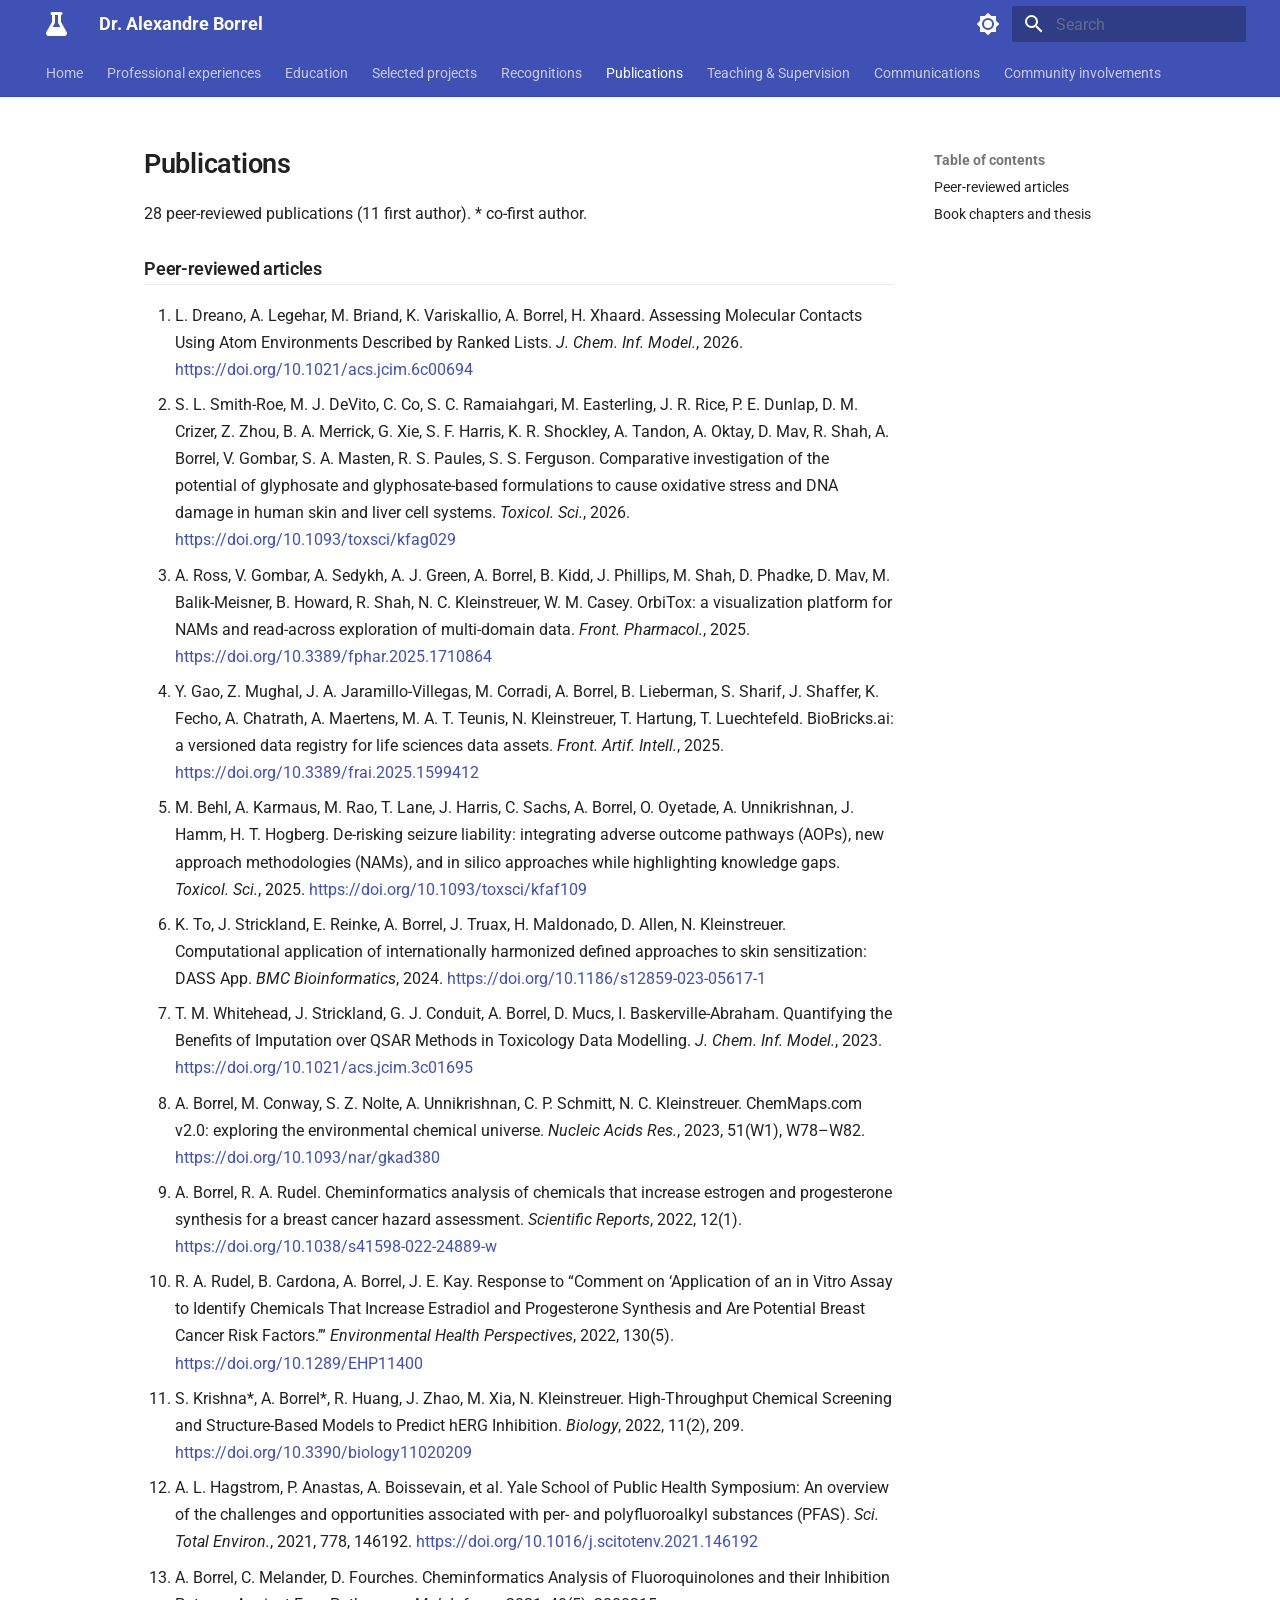
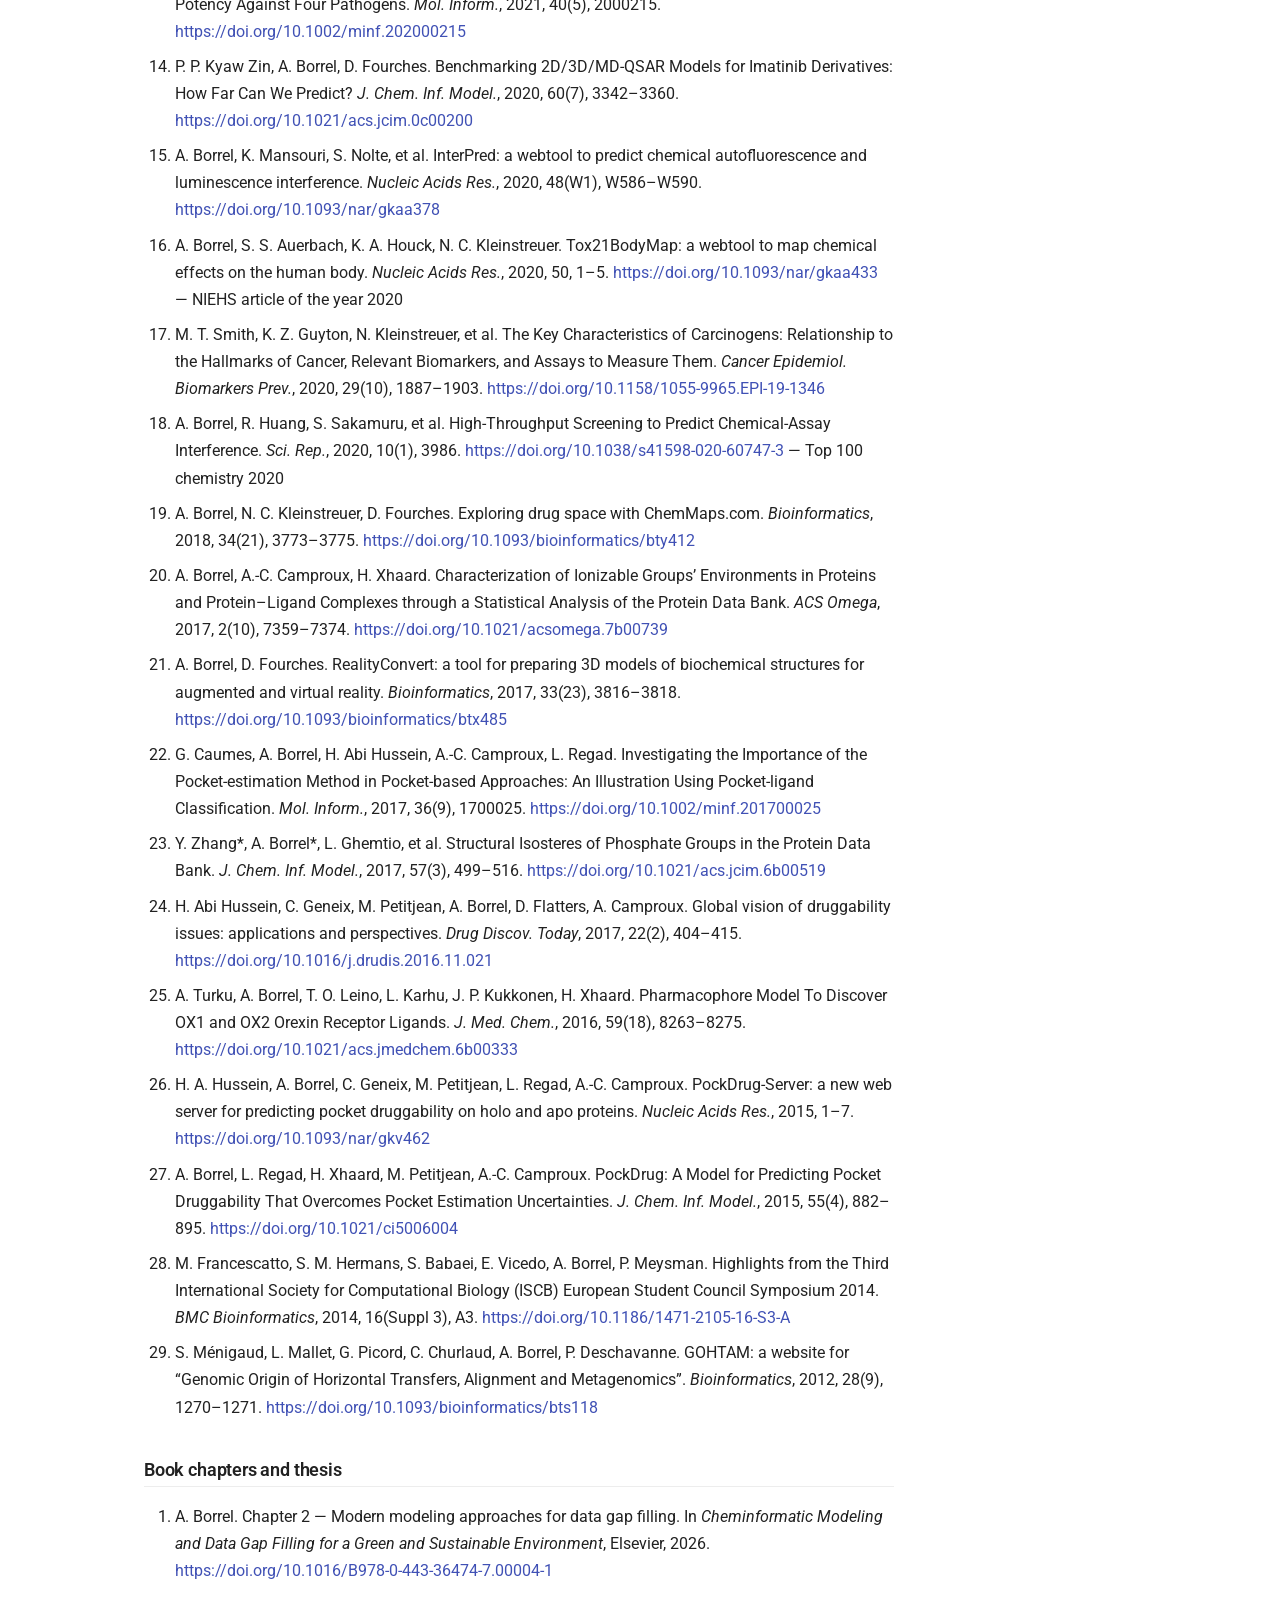
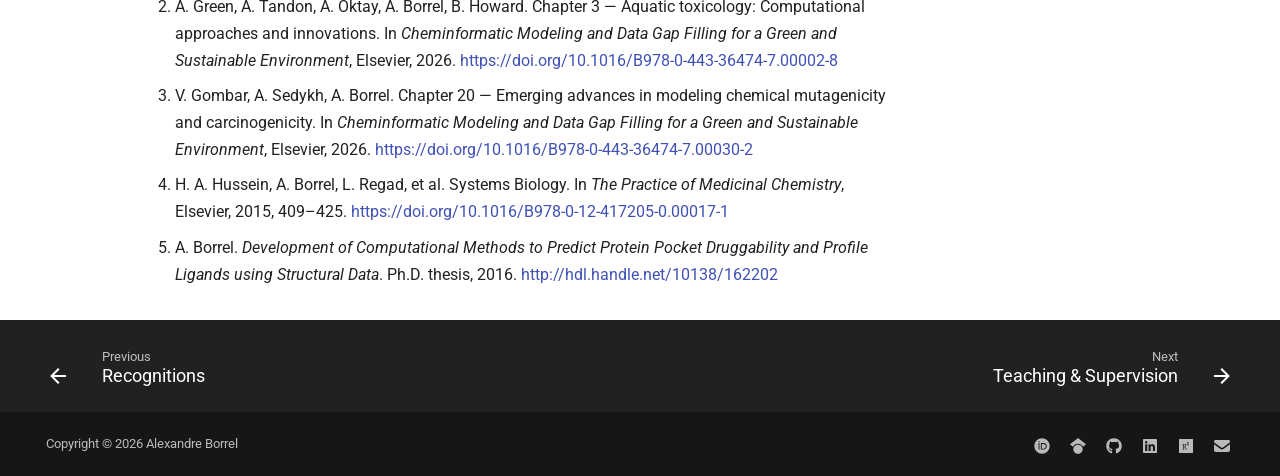
<file: publications/index.html>
<!doctype html>
<html lang="en" class="no-js">
  <head>
    
      <meta charset="utf-8">
      <meta name="viewport" content="width=device-width,initial-scale=1">
      
        <meta name="description" content="Cheminformatician applying AI, QSAR, and scientific software to toxicology and drug discovery.">
      
      
        <meta name="author" content="Alexandre Borrel">
      
      
        <link rel="canonical" href="https://www.alexborrel.com/publications/">
      
      
        <link rel="prev" href="../recognitions/">
      
      
        <link rel="next" href="../teaching/">
      
      
        
      
      
      <link rel="icon" href="../assets/images/favicon.png">
      <meta name="generator" content="mkdocs-1.6.1, mkdocs-material-9.7.7">
    
    
      
        <title>Publications - Dr. Alexandre Borrel</title>
      
    
    
      <link rel="stylesheet" href="../assets/stylesheets/main.ec1eaa64.min.css">
      
        
        <link rel="stylesheet" href="../assets/stylesheets/palette.ab4e12ef.min.css">
      
      


    
    
      
    
    
      
        
        
        <link rel="preconnect" href="https://fonts.gstatic.com" crossorigin>
        <link rel="stylesheet" href="https://fonts.googleapis.com/css?family=Roboto:300,300i,400,400i,700,700i%7CRoboto+Mono:400,400i,700,700i&display=fallback">
        <style>:root{--md-text-font:"Roboto";--md-code-font:"Roboto Mono"}</style>
      
    
    
      <link rel="stylesheet" href="../stylesheets/extra.css">
    
    <script>__md_scope=new URL("..",location),__md_hash=e=>[...e].reduce(((e,_)=>(e<<5)-e+_.charCodeAt(0)),0),__md_get=(e,_=localStorage,t=__md_scope)=>JSON.parse(_.getItem(t.pathname+"."+e)),__md_set=(e,_,t=localStorage,a=__md_scope)=>{try{t.setItem(a.pathname+"."+e,JSON.stringify(_))}catch(e){}}</script>
    
      

    
    
  </head>
  
  
    
    
      
    
    
    
    
    <body dir="ltr" data-md-color-scheme="default" data-md-color-primary="indigo" data-md-color-accent="indigo">
  
    
    <input class="md-toggle" data-md-toggle="drawer" type="checkbox" id="__drawer" autocomplete="off">
    <input class="md-toggle" data-md-toggle="search" type="checkbox" id="__search" autocomplete="off">
    <label class="md-overlay" for="__drawer"></label>
    <div data-md-component="skip">
      
        
        <a href="#publications" class="md-skip">
          Skip to content
        </a>
      
    </div>
    <div data-md-component="announce">
      
    </div>
    
    
      

  

<header class="md-header md-header--shadow md-header--lifted" data-md-component="header">
  <nav class="md-header__inner md-grid" aria-label="Header">
    <a href=".." title="Dr. Alexandre Borrel" class="md-header__button md-logo" aria-label="Dr. Alexandre Borrel" data-md-component="logo">
      
  
  <svg xmlns="http://www.w3.org/2000/svg" viewBox="0 0 448 512"><!--! Font Awesome Free 7.1.0 by @fontawesome - https://fontawesome.com License - https://fontawesome.com/license/free (Icons: CC BY 4.0, Fonts: SIL OFL 1.1, Code: MIT License) Copyright 2025 Fonticons, Inc.--><path d="M288 0H128c-17.7 0-32 14.3-32 32s14.3 32 32 32v151.5L7.5 426.3C2.6 435 0 444.7 0 454.7 0 486.4 25.6 512 57.3 512h333.4c31.6 0 57.3-25.6 57.3-57.3 0-10-2.6-19.8-7.5-28.4L320 215.5V64c17.7 0 32-14.3 32-32S337.7 0 320 0zm-96 215.5V64h64v151.5c0 11.1 2.9 22.1 8.4 31.8L306 320H142l41.6-72.7c5.5-9.7 8.4-20.6 8.4-31.8"/></svg>

    </a>
    <label class="md-header__button md-icon" for="__drawer">
      
      <svg xmlns="http://www.w3.org/2000/svg" viewBox="0 0 24 24"><path d="M3 6h18v2H3zm0 5h18v2H3zm0 5h18v2H3z"/></svg>
    </label>
    <div class="md-header__title" data-md-component="header-title">
      <div class="md-header__ellipsis">
        <div class="md-header__topic">
          <span class="md-ellipsis">
            Dr. Alexandre Borrel
          </span>
        </div>
        <div class="md-header__topic" data-md-component="header-topic">
          <span class="md-ellipsis">
            
              Publications
            
          </span>
        </div>
      </div>
    </div>
    
      
        <form class="md-header__option" data-md-component="palette">
  
    
    
    
    <input class="md-option" data-md-color-media="(prefers-color-scheme: light)" data-md-color-scheme="default" data-md-color-primary="indigo" data-md-color-accent="indigo"  aria-label="Switch to dark mode"  type="radio" name="__palette" id="__palette_0">
    
      <label class="md-header__button md-icon" title="Switch to dark mode" for="__palette_1" hidden>
        <svg xmlns="http://www.w3.org/2000/svg" viewBox="0 0 24 24"><path d="M12 8a4 4 0 0 0-4 4 4 4 0 0 0 4 4 4 4 0 0 0 4-4 4 4 0 0 0-4-4m0 10a6 6 0 0 1-6-6 6 6 0 0 1 6-6 6 6 0 0 1 6 6 6 6 0 0 1-6 6m8-9.31V4h-4.69L12 .69 8.69 4H4v4.69L.69 12 4 15.31V20h4.69L12 23.31 15.31 20H20v-4.69L23.31 12z"/></svg>
      </label>
    
  
    
    
    
    <input class="md-option" data-md-color-media="(prefers-color-scheme: dark)" data-md-color-scheme="slate" data-md-color-primary="indigo" data-md-color-accent="indigo"  aria-label="Switch to light mode"  type="radio" name="__palette" id="__palette_1">
    
      <label class="md-header__button md-icon" title="Switch to light mode" for="__palette_0" hidden>
        <svg xmlns="http://www.w3.org/2000/svg" viewBox="0 0 24 24"><path d="M12 18c-.89 0-1.74-.2-2.5-.55C11.56 16.5 13 14.42 13 12s-1.44-4.5-3.5-5.45C10.26 6.2 11.11 6 12 6a6 6 0 0 1 6 6 6 6 0 0 1-6 6m8-9.31V4h-4.69L12 .69 8.69 4H4v4.69L.69 12 4 15.31V20h4.69L12 23.31 15.31 20H20v-4.69L23.31 12z"/></svg>
      </label>
    
  
</form>
      
    
    
      <script>var palette=__md_get("__palette");if(palette&&palette.color){if("(prefers-color-scheme)"===palette.color.media){var media=matchMedia("(prefers-color-scheme: light)"),input=document.querySelector(media.matches?"[data-md-color-media='(prefers-color-scheme: light)']":"[data-md-color-media='(prefers-color-scheme: dark)']");palette.color.media=input.getAttribute("data-md-color-media"),palette.color.scheme=input.getAttribute("data-md-color-scheme"),palette.color.primary=input.getAttribute("data-md-color-primary"),palette.color.accent=input.getAttribute("data-md-color-accent")}for(var[key,value]of Object.entries(palette.color))document.body.setAttribute("data-md-color-"+key,value)}</script>
    
    
    
      
      
        <label class="md-header__button md-icon" for="__search">
          
          <svg xmlns="http://www.w3.org/2000/svg" viewBox="0 0 24 24"><path d="M9.5 3A6.5 6.5 0 0 1 16 9.5c0 1.61-.59 3.09-1.56 4.23l.27.27h.79l5 5-1.5 1.5-5-5v-.79l-.27-.27A6.52 6.52 0 0 1 9.5 16 6.5 6.5 0 0 1 3 9.5 6.5 6.5 0 0 1 9.5 3m0 2C7 5 5 7 5 9.5S7 14 9.5 14 14 12 14 9.5 12 5 9.5 5"/></svg>
        </label>
        <div class="md-search" data-md-component="search" role="dialog">
  <label class="md-search__overlay" for="__search"></label>
  <div class="md-search__inner" role="search">
    <form class="md-search__form" name="search">
      <input type="text" class="md-search__input" name="query" aria-label="Search" placeholder="Search" autocapitalize="off" autocorrect="off" autocomplete="off" spellcheck="false" data-md-component="search-query" required>
      <label class="md-search__icon md-icon" for="__search">
        
        <svg xmlns="http://www.w3.org/2000/svg" viewBox="0 0 24 24"><path d="M9.5 3A6.5 6.5 0 0 1 16 9.5c0 1.61-.59 3.09-1.56 4.23l.27.27h.79l5 5-1.5 1.5-5-5v-.79l-.27-.27A6.52 6.52 0 0 1 9.5 16 6.5 6.5 0 0 1 3 9.5 6.5 6.5 0 0 1 9.5 3m0 2C7 5 5 7 5 9.5S7 14 9.5 14 14 12 14 9.5 12 5 9.5 5"/></svg>
        
        <svg xmlns="http://www.w3.org/2000/svg" viewBox="0 0 24 24"><path d="M20 11v2H8l5.5 5.5-1.42 1.42L4.16 12l7.92-7.92L13.5 5.5 8 11z"/></svg>
      </label>
      <nav class="md-search__options" aria-label="Search">
        
        <button type="reset" class="md-search__icon md-icon" title="Clear" aria-label="Clear" tabindex="-1">
          
          <svg xmlns="http://www.w3.org/2000/svg" viewBox="0 0 24 24"><path d="M19 6.41 17.59 5 12 10.59 6.41 5 5 6.41 10.59 12 5 17.59 6.41 19 12 13.41 17.59 19 19 17.59 13.41 12z"/></svg>
        </button>
      </nav>
      
    </form>
    <div class="md-search__output">
      <div class="md-search__scrollwrap" tabindex="0" data-md-scrollfix>
        <div class="md-search-result" data-md-component="search-result">
          <div class="md-search-result__meta">
            Initializing search
          </div>
          <ol class="md-search-result__list" role="presentation"></ol>
        </div>
      </div>
    </div>
  </div>
</div>
      
    
    
  </nav>
  
    
      
<nav class="md-tabs" aria-label="Tabs" data-md-component="tabs">
  <div class="md-grid">
    <ul class="md-tabs__list">
      
        
  
  
  
  
    <li class="md-tabs__item">
      <a href=".." class="md-tabs__link">
        
  
  
    
  
  Home

      </a>
    </li>
  

      
        
  
  
  
  
    <li class="md-tabs__item">
      <a href="../experience/" class="md-tabs__link">
        
  
  
    
  
  Professional experiences

      </a>
    </li>
  

      
        
  
  
  
  
    <li class="md-tabs__item">
      <a href="../education/" class="md-tabs__link">
        
  
  
    
  
  Education

      </a>
    </li>
  

      
        
  
  
  
  
    <li class="md-tabs__item">
      <a href="../projects/" class="md-tabs__link">
        
  
  
    
  
  Selected projects

      </a>
    </li>
  

      
        
  
  
  
  
    <li class="md-tabs__item">
      <a href="../recognitions/" class="md-tabs__link">
        
  
  
    
  
  Recognitions

      </a>
    </li>
  

      
        
  
  
  
    
  
  
    <li class="md-tabs__item md-tabs__item--active">
      <a href="./" class="md-tabs__link">
        
  
  
    
  
  Publications

      </a>
    </li>
  

      
        
  
  
  
  
    <li class="md-tabs__item">
      <a href="../teaching/" class="md-tabs__link">
        
  
  
    
  
  Teaching & Supervision

      </a>
    </li>
  

      
        
  
  
  
  
    <li class="md-tabs__item">
      <a href="../communications/" class="md-tabs__link">
        
  
  
    
  
  Communications

      </a>
    </li>
  

      
        
  
  
  
  
    <li class="md-tabs__item">
      <a href="../community/" class="md-tabs__link">
        
  
  
    
  
  Community involvements

      </a>
    </li>
  

      
    </ul>
  </div>
</nav>
    
  
</header>
    
    <div class="md-container" data-md-component="container">
      
      
        
      
      <main class="md-main" data-md-component="main">
        <div class="md-main__inner md-grid">
          
            
              
              <div class="md-sidebar md-sidebar--primary" data-md-component="sidebar" data-md-type="navigation" >
                <div class="md-sidebar__scrollwrap">
                  <div class="md-sidebar__inner">
                    


  


<nav class="md-nav md-nav--primary md-nav--lifted" aria-label="Navigation" data-md-level="0">
  <label class="md-nav__title" for="__drawer">
    <a href=".." title="Dr. Alexandre Borrel" class="md-nav__button md-logo" aria-label="Dr. Alexandre Borrel" data-md-component="logo">
      
  
  <svg xmlns="http://www.w3.org/2000/svg" viewBox="0 0 448 512"><!--! Font Awesome Free 7.1.0 by @fontawesome - https://fontawesome.com License - https://fontawesome.com/license/free (Icons: CC BY 4.0, Fonts: SIL OFL 1.1, Code: MIT License) Copyright 2025 Fonticons, Inc.--><path d="M288 0H128c-17.7 0-32 14.3-32 32s14.3 32 32 32v151.5L7.5 426.3C2.6 435 0 444.7 0 454.7 0 486.4 25.6 512 57.3 512h333.4c31.6 0 57.3-25.6 57.3-57.3 0-10-2.6-19.8-7.5-28.4L320 215.5V64c17.7 0 32-14.3 32-32S337.7 0 320 0zm-96 215.5V64h64v151.5c0 11.1 2.9 22.1 8.4 31.8L306 320H142l41.6-72.7c5.5-9.7 8.4-20.6 8.4-31.8"/></svg>

    </a>
    Dr. Alexandre Borrel
  </label>
  
  <ul class="md-nav__list" data-md-scrollfix>
    
      
      
  
  
  
  
    <li class="md-nav__item">
      <a href=".." class="md-nav__link">
        
  
  
  <span class="md-ellipsis">
    
  
    Home
  

    
  </span>
  
  

      </a>
    </li>
  

    
      
      
  
  
  
  
    <li class="md-nav__item">
      <a href="../experience/" class="md-nav__link">
        
  
  
  <span class="md-ellipsis">
    
  
    Professional experiences
  

    
  </span>
  
  

      </a>
    </li>
  

    
      
      
  
  
  
  
    <li class="md-nav__item">
      <a href="../education/" class="md-nav__link">
        
  
  
  <span class="md-ellipsis">
    
  
    Education
  

    
  </span>
  
  

      </a>
    </li>
  

    
      
      
  
  
  
  
    <li class="md-nav__item">
      <a href="../projects/" class="md-nav__link">
        
  
  
  <span class="md-ellipsis">
    
  
    Selected projects
  

    
  </span>
  
  

      </a>
    </li>
  

    
      
      
  
  
  
  
    <li class="md-nav__item">
      <a href="../recognitions/" class="md-nav__link">
        
  
  
  <span class="md-ellipsis">
    
  
    Recognitions
  

    
  </span>
  
  

      </a>
    </li>
  

    
      
      
  
  
    
  
  
  
    <li class="md-nav__item md-nav__item--active">
      
      <input class="md-nav__toggle md-toggle" type="checkbox" id="__toc">
      
      
        
      
      
        <label class="md-nav__link md-nav__link--active" for="__toc">
          
  
  
  <span class="md-ellipsis">
    
  
    Publications
  

    
  </span>
  
  

          <span class="md-nav__icon md-icon"></span>
        </label>
      
      <a href="./" class="md-nav__link md-nav__link--active">
        
  
  
  <span class="md-ellipsis">
    
  
    Publications
  

    
  </span>
  
  

      </a>
      
        

<nav class="md-nav md-nav--secondary" aria-label="Table of contents">
  
  
  
    
  
  
    <label class="md-nav__title" for="__toc">
      <span class="md-nav__icon md-icon"></span>
      Table of contents
    </label>
    <ul class="md-nav__list" data-md-component="toc" data-md-scrollfix>
      
        <li class="md-nav__item">
  <a href="#peer-reviewed-articles" class="md-nav__link">
    <span class="md-ellipsis">
      
        Peer-reviewed articles
      
    </span>
  </a>
  
</li>
      
        <li class="md-nav__item">
  <a href="#book-chapters-and-thesis" class="md-nav__link">
    <span class="md-ellipsis">
      
        Book chapters and thesis
      
    </span>
  </a>
  
</li>
      
    </ul>
  
</nav>
      
    </li>
  

    
      
      
  
  
  
  
    <li class="md-nav__item">
      <a href="../teaching/" class="md-nav__link">
        
  
  
  <span class="md-ellipsis">
    
  
    Teaching & Supervision
  

    
  </span>
  
  

      </a>
    </li>
  

    
      
      
  
  
  
  
    <li class="md-nav__item">
      <a href="../communications/" class="md-nav__link">
        
  
  
  <span class="md-ellipsis">
    
  
    Communications
  

    
  </span>
  
  

      </a>
    </li>
  

    
      
      
  
  
  
  
    <li class="md-nav__item">
      <a href="../community/" class="md-nav__link">
        
  
  
  <span class="md-ellipsis">
    
  
    Community involvements
  

    
  </span>
  
  

      </a>
    </li>
  

    
  </ul>
</nav>
                  </div>
                </div>
              </div>
            
            
              
              <div class="md-sidebar md-sidebar--secondary" data-md-component="sidebar" data-md-type="toc" >
                <div class="md-sidebar__scrollwrap">
                  <div class="md-sidebar__inner">
                    

<nav class="md-nav md-nav--secondary" aria-label="Table of contents">
  
  
  
    
  
  
    <label class="md-nav__title" for="__toc">
      <span class="md-nav__icon md-icon"></span>
      Table of contents
    </label>
    <ul class="md-nav__list" data-md-component="toc" data-md-scrollfix>
      
        <li class="md-nav__item">
  <a href="#peer-reviewed-articles" class="md-nav__link">
    <span class="md-ellipsis">
      
        Peer-reviewed articles
      
    </span>
  </a>
  
</li>
      
        <li class="md-nav__item">
  <a href="#book-chapters-and-thesis" class="md-nav__link">
    <span class="md-ellipsis">
      
        Book chapters and thesis
      
    </span>
  </a>
  
</li>
      
    </ul>
  
</nav>
                  </div>
                </div>
              </div>
            
          
          
            <div class="md-content" data-md-component="content">
              
              <article class="md-content__inner md-typeset">
                
                  



<h1 id="publications">Publications</h1>
<p>28 peer-reviewed publications (11 first author). * co-first author.</p>
<h2 id="peer-reviewed-articles">Peer-reviewed articles</h2>
<ol>
<li>
<p>L. Dreano, A. Legehar, M. Briand, K. Variskallio, A. Borrel, H. Xhaard. Assessing Molecular Contacts Using Atom Environments Described by Ranked Lists. <em>J. Chem. Inf. Model.</em>, 2026. <a href="https://doi.org/10.1021/acs.jcim.6c00694">https://doi.org/10.1021/acs.jcim.6c00694</a></p>
</li>
<li>
<p>S. L. Smith-Roe, M. J. DeVito, C. Co, S. C. Ramaiahgari, M. Easterling, J. R. Rice, P. E. Dunlap, D. M. Crizer, Z. Zhou, B. A. Merrick, G. Xie, S. F. Harris, K. R. Shockley, A. Tandon, A. Oktay, D. Mav, R. Shah, A. Borrel, V. Gombar, S. A. Masten, R. S. Paules, S. S. Ferguson. Comparative investigation of the potential of glyphosate and glyphosate-based formulations to cause oxidative stress and DNA damage in human skin and liver cell systems. <em>Toxicol. Sci.</em>, 2026. <a href="https://doi.org/10.1093/toxsci/kfag029">https://doi.org/10.1093/toxsci/kfag029</a></p>
</li>
<li>
<p>A. Ross, V. Gombar, A. Sedykh, A. J. Green, A. Borrel, B. Kidd, J. Phillips, M. Shah, D. Phadke, D. Mav, M. Balik-Meisner, B. Howard, R. Shah, N. C. Kleinstreuer, W. M. Casey. OrbiTox: a visualization platform for NAMs and read-across exploration of multi-domain data. <em>Front. Pharmacol.</em>, 2025. <a href="https://doi.org/10.3389/fphar.2025.1710864">https://doi.org/10.3389/fphar.2025.1710864</a></p>
</li>
<li>
<p>Y. Gao, Z. Mughal, J. A. Jaramillo-Villegas, M. Corradi, A. Borrel, B. Lieberman, S. Sharif, J. Shaffer, K. Fecho, A. Chatrath, A. Maertens, M. A. T. Teunis, N. Kleinstreuer, T. Hartung, T. Luechtefeld. BioBricks.ai: a versioned data registry for life sciences data assets. <em>Front. Artif. Intell.</em>, 2025. <a href="https://doi.org/10.3389/frai.2025.1599412">https://doi.org/10.3389/frai.2025.1599412</a></p>
</li>
<li>
<p>M. Behl, A. Karmaus, M. Rao, T. Lane, J. Harris, C. Sachs, A. Borrel, O. Oyetade, A. Unnikrishnan, J. Hamm, H. T. Hogberg. De-risking seizure liability: integrating adverse outcome pathways (AOPs), new approach methodologies (NAMs), and in silico approaches while highlighting knowledge gaps. <em>Toxicol. Sci.</em>, 2025. <a href="https://doi.org/10.1093/toxsci/kfaf109">https://doi.org/10.1093/toxsci/kfaf109</a></p>
</li>
<li>
<p>K. To, J. Strickland, E. Reinke, A. Borrel, J. Truax, H. Maldonado, D. Allen, N. Kleinstreuer. Computational application of internationally harmonized defined approaches to skin sensitization: DASS App. <em>BMC Bioinformatics</em>, 2024. <a href="https://doi.org/10.1186/s12859-023-05617-1">https://doi.org/10.1186/s12859-023-05617-1</a></p>
</li>
<li>
<p>T. M. Whitehead, J. Strickland, G. J. Conduit, A. Borrel, D. Mucs, I. Baskerville-Abraham. Quantifying the Benefits of Imputation over QSAR Methods in Toxicology Data Modelling. <em>J. Chem. Inf. Model.</em>, 2023. <a href="https://doi.org/10.1021/acs.jcim.3c01695">https://doi.org/10.1021/acs.jcim.3c01695</a></p>
</li>
<li>
<p>A. Borrel, M. Conway, S. Z. Nolte, A. Unnikrishnan, C. P. Schmitt, N. C. Kleinstreuer. ChemMaps.com v2.0: exploring the environmental chemical universe. <em>Nucleic Acids Res.</em>, 2023, 51(W1), W78–W82. <a href="https://doi.org/10.1093/nar/gkad380">https://doi.org/10.1093/nar/gkad380</a></p>
</li>
<li>
<p>A. Borrel, R. A. Rudel. Cheminformatics analysis of chemicals that increase estrogen and progesterone synthesis for a breast cancer hazard assessment. <em>Scientific Reports</em>, 2022, 12(1). <a href="https://doi.org/10.1038/s41598-022-24889-w">https://doi.org/10.1038/s41598-022-24889-w</a></p>
</li>
<li>
<p>R. A. Rudel, B. Cardona, A. Borrel, J. E. Kay. Response to “Comment on ‘Application of an in Vitro Assay to Identify Chemicals That Increase Estradiol and Progesterone Synthesis and Are Potential Breast Cancer Risk Factors.’” <em>Environmental Health Perspectives</em>, 2022, 130(5). <a href="https://doi.org/10.1289/EHP11400">https://doi.org/10.1289/EHP11400</a></p>
</li>
<li>
<p>S. Krishna*, A. Borrel*, R. Huang, J. Zhao, M. Xia, N. Kleinstreuer. High-Throughput Chemical Screening and Structure-Based Models to Predict hERG Inhibition. <em>Biology</em>, 2022, 11(2), 209. <a href="https://doi.org/10.3390/biology11020209">https://doi.org/10.3390/biology11020209</a></p>
</li>
<li>
<p>A. L. Hagstrom, P. Anastas, A. Boissevain, et al. Yale School of Public Health Symposium: An overview of the challenges and opportunities associated with per- and polyfluoroalkyl substances (PFAS). <em>Sci. Total Environ.</em>, 2021, 778, 146192. <a href="https://doi.org/10.1016/j.scitotenv.2021.146192">https://doi.org/10.1016/j.scitotenv.2021.146192</a></p>
</li>
<li>
<p>A. Borrel, C. Melander, D. Fourches. Cheminformatics Analysis of Fluoroquinolones and their Inhibition Potency Against Four Pathogens. <em>Mol. Inform.</em>, 2021, 40(5), 2000215. <a href="https://doi.org/10.1002/minf.202000215">https://doi.org/10.1002/minf.202000215</a></p>
</li>
<li>
<p>P. P. Kyaw Zin, A. Borrel, D. Fourches. Benchmarking 2D/3D/MD-QSAR Models for Imatinib Derivatives: How Far Can We Predict? <em>J. Chem. Inf. Model.</em>, 2020, 60(7), 3342–3360. <a href="https://doi.org/10.1021/acs.jcim.0c00200">https://doi.org/10.1021/acs.jcim.0c00200</a></p>
</li>
<li>
<p>A. Borrel, K. Mansouri, S. Nolte, et al. InterPred: a webtool to predict chemical autofluorescence and luminescence interference. <em>Nucleic Acids Res.</em>, 2020, 48(W1), W586–W590. <a href="https://doi.org/10.1093/nar/gkaa378">https://doi.org/10.1093/nar/gkaa378</a></p>
</li>
<li>
<p>A. Borrel, S. S. Auerbach, K. A. Houck, N. C. Kleinstreuer. Tox21BodyMap: a webtool to map chemical effects on the human body. <em>Nucleic Acids Res.</em>, 2020, 50, 1–5. <a href="https://doi.org/10.1093/nar/gkaa433">https://doi.org/10.1093/nar/gkaa433</a> — NIEHS article of the year 2020</p>
</li>
<li>
<p>M. T. Smith, K. Z. Guyton, N. Kleinstreuer, et al. The Key Characteristics of Carcinogens: Relationship to the Hallmarks of Cancer, Relevant Biomarkers, and Assays to Measure Them. <em>Cancer Epidemiol. Biomarkers Prev.</em>, 2020, 29(10), 1887–1903. <a href="https://doi.org/10.1158/1055-9965.EPI-19-1346">https://doi.org/10.1158/1055-9965.EPI-19-1346</a></p>
</li>
<li>
<p>A. Borrel, R. Huang, S. Sakamuru, et al. High-Throughput Screening to Predict Chemical-Assay Interference. <em>Sci. Rep.</em>, 2020, 10(1), 3986. <a href="https://doi.org/10.1038/s41598-020-60747-3">https://doi.org/10.1038/s41598-020-60747-3</a> — Top 100 chemistry 2020</p>
</li>
<li>
<p>A. Borrel, N. C. Kleinstreuer, D. Fourches. Exploring drug space with ChemMaps.com. <em>Bioinformatics</em>, 2018, 34(21), 3773–3775. <a href="https://doi.org/10.1093/bioinformatics/bty412">https://doi.org/10.1093/bioinformatics/bty412</a></p>
</li>
<li>
<p>A. Borrel, A.-C. Camproux, H. Xhaard. Characterization of Ionizable Groups’ Environments in Proteins and Protein–Ligand Complexes through a Statistical Analysis of the Protein Data Bank. <em>ACS Omega</em>, 2017, 2(10), 7359–7374. <a href="https://doi.org/10.1021/acsomega.7b00739">https://doi.org/10.1021/acsomega.7b00739</a></p>
</li>
<li>
<p>A. Borrel, D. Fourches. RealityConvert: a tool for preparing 3D models of biochemical structures for augmented and virtual reality. <em>Bioinformatics</em>, 2017, 33(23), 3816–3818. <a href="https://doi.org/10.1093/bioinformatics/btx485">https://doi.org/10.1093/bioinformatics/btx485</a></p>
</li>
<li>
<p>G. Caumes, A. Borrel, H. Abi Hussein, A.-C. Camproux, L. Regad. Investigating the Importance of the Pocket-estimation Method in Pocket-based Approaches: An Illustration Using Pocket-ligand Classification. <em>Mol. Inform.</em>, 2017, 36(9), 1700025. <a href="https://doi.org/10.1002/minf.201700025">https://doi.org/10.1002/minf.201700025</a></p>
</li>
<li>
<p>Y. Zhang*, A. Borrel*, L. Ghemtio, et al. Structural Isosteres of Phosphate Groups in the Protein Data Bank. <em>J. Chem. Inf. Model.</em>, 2017, 57(3), 499–516. <a href="https://doi.org/10.1021/acs.jcim.6b00519">https://doi.org/10.1021/acs.jcim.6b00519</a></p>
</li>
<li>
<p>H. Abi Hussein, C. Geneix, M. Petitjean, A. Borrel, D. Flatters, A. Camproux. Global vision of druggability issues: applications and perspectives. <em>Drug Discov. Today</em>, 2017, 22(2), 404–415. <a href="https://doi.org/10.1016/j.drudis.2016.11.021">https://doi.org/10.1016/j.drudis.2016.11.021</a></p>
</li>
<li>
<p>A. Turku, A. Borrel, T. O. Leino, L. Karhu, J. P. Kukkonen, H. Xhaard. Pharmacophore Model To Discover OX1 and OX2 Orexin Receptor Ligands. <em>J. Med. Chem.</em>, 2016, 59(18), 8263–8275. <a href="https://doi.org/10.1021/acs.jmedchem.6b00333">https://doi.org/10.1021/acs.jmedchem.6b00333</a></p>
</li>
<li>
<p>H. A. Hussein, A. Borrel, C. Geneix, M. Petitjean, L. Regad, A.-C. Camproux. PockDrug-Server: a new web server for predicting pocket druggability on holo and apo proteins. <em>Nucleic Acids Res.</em>, 2015, 1–7. <a href="https://doi.org/10.1093/nar/gkv462">https://doi.org/10.1093/nar/gkv462</a></p>
</li>
<li>
<p>A. Borrel, L. Regad, H. Xhaard, M. Petitjean, A.-C. Camproux. PockDrug: A Model for Predicting Pocket Druggability That Overcomes Pocket Estimation Uncertainties. <em>J. Chem. Inf. Model.</em>, 2015, 55(4), 882–895. <a href="https://doi.org/10.1021/ci5006004">https://doi.org/10.1021/ci5006004</a></p>
</li>
<li>
<p>M. Francescatto, S. M. Hermans, S. Babaei, E. Vicedo, A. Borrel, P. Meysman. Highlights from the Third International Society for Computational Biology (ISCB) European Student Council Symposium 2014. <em>BMC Bioinformatics</em>, 2014, 16(Suppl 3), A3. <a href="https://doi.org/10.1186/1471-2105-16-S3-A">https://doi.org/10.1186/1471-2105-16-S3-A</a></p>
</li>
<li>
<p>S. Ménigaud, L. Mallet, G. Picord, C. Churlaud, A. Borrel, P. Deschavanne. GOHTAM: a website for “Genomic Origin of Horizontal Transfers, Alignment and Metagenomics”. <em>Bioinformatics</em>, 2012, 28(9), 1270–1271. <a href="https://doi.org/10.1093/bioinformatics/bts118">https://doi.org/10.1093/bioinformatics/bts118</a></p>
</li>
</ol>
<h2 id="book-chapters-and-thesis">Book chapters and thesis</h2>
<ol>
<li>
<p>A. Borrel. Chapter 2 — Modern modeling approaches for data gap filling. In <em>Cheminformatic Modeling and Data Gap Filling for a Green and Sustainable Environment</em>, Elsevier, 2026. <a href="https://doi.org/10.1016/B978-0-443-36474-7.00004-1">https://doi.org/10.1016/B978-0-443-36474-7.00004-1</a></p>
</li>
<li>
<p>A. Green, A. Tandon, A. Oktay, A. Borrel, B. Howard. Chapter 3 — Aquatic toxicology: Computational approaches and innovations. In <em>Cheminformatic Modeling and Data Gap Filling for a Green and Sustainable Environment</em>, Elsevier, 2026. <a href="https://doi.org/10.1016/B978-0-443-36474-7.00002-8">https://doi.org/10.1016/B978-0-443-36474-7.00002-8</a></p>
</li>
<li>
<p>V. Gombar, A. Sedykh, A. Borrel. Chapter 20 — Emerging advances in modeling chemical mutagenicity and carcinogenicity. In <em>Cheminformatic Modeling and Data Gap Filling for a Green and Sustainable Environment</em>, Elsevier, 2026. <a href="https://doi.org/10.1016/B978-0-443-36474-7.00030-2">https://doi.org/10.1016/B978-0-443-36474-7.00030-2</a></p>
</li>
<li>
<p>H. A. Hussein, A. Borrel, L. Regad, et al. Systems Biology. In <em>The Practice of Medicinal Chemistry</em>, Elsevier, 2015, 409–425. <a href="https://doi.org/10.1016/B978-0-12-417205-0.00017-1">https://doi.org/10.1016/B978-0-12-417205-0.00017-1</a></p>
</li>
<li>
<p>A. Borrel. <em>Development of Computational Methods to Predict Protein Pocket Druggability and Profile Ligands using Structural Data</em>. Ph.D. thesis, 2016. <a href="http://hdl.handle.net/10138/162202">http://hdl.handle.net/10138/162202</a></p>
</li>
</ol>












                
              </article>
            </div>
          
          
<script>var target=document.getElementById(location.hash.slice(1));target&&target.name&&(target.checked=target.name.startsWith("__tabbed_"))</script>
        </div>
        
          <button type="button" class="md-top md-icon" data-md-component="top" hidden>
  
  <svg xmlns="http://www.w3.org/2000/svg" viewBox="0 0 24 24"><path d="M13 20h-2V8l-5.5 5.5-1.42-1.42L12 4.16l7.92 7.92-1.42 1.42L13 8z"/></svg>
  Back to top
</button>
        
      </main>
      
        <footer class="md-footer">
  
    
      
      <nav class="md-footer__inner md-grid" aria-label="Footer" >
        
          
          <a href="../recognitions/" class="md-footer__link md-footer__link--prev" aria-label="Previous: Recognitions">
            <div class="md-footer__button md-icon">
              
              <svg xmlns="http://www.w3.org/2000/svg" viewBox="0 0 24 24"><path d="M20 11v2H8l5.5 5.5-1.42 1.42L4.16 12l7.92-7.92L13.5 5.5 8 11z"/></svg>
            </div>
            <div class="md-footer__title">
              <span class="md-footer__direction">
                Previous
              </span>
              <div class="md-ellipsis">
                Recognitions
              </div>
            </div>
          </a>
        
        
          
          <a href="../teaching/" class="md-footer__link md-footer__link--next" aria-label="Next: Teaching &amp; Supervision">
            <div class="md-footer__title">
              <span class="md-footer__direction">
                Next
              </span>
              <div class="md-ellipsis">
                Teaching & Supervision
              </div>
            </div>
            <div class="md-footer__button md-icon">
              
              <svg xmlns="http://www.w3.org/2000/svg" viewBox="0 0 24 24"><path d="M4 11v2h12l-5.5 5.5 1.42 1.42L19.84 12l-7.92-7.92L10.5 5.5 16 11z"/></svg>
            </div>
          </a>
        
      </nav>
    
  
  <div class="md-footer-meta md-typeset">
    <div class="md-footer-meta__inner md-grid">
      <div class="md-copyright">
  
    <div class="md-copyright__highlight">
      Copyright &copy; 2026 Alexandre Borrel
    </div>
  
  
</div>
      
        
<div class="md-social">
  
    
    
    
    
    <a href="https://orcid.org/0000-0001-6499-4540" target="_blank" rel="noopener" title="ORCID" class="md-social__link">
      <svg xmlns="http://www.w3.org/2000/svg" viewBox="0 0 512 512"><!--! Font Awesome Free 7.1.0 by @fontawesome - https://fontawesome.com License - https://fontawesome.com/license/free (Icons: CC BY 4.0, Fonts: SIL OFL 1.1, Code: MIT License) Copyright 2025 Fonticons, Inc.--><path d="M294.7 188.2h-45.9V342h47.5c67.6 0 83.1-51.3 83.1-76.9 0-41.6-26.5-76.9-84.7-76.9M256 8a248 248 0 1 0 0 496 248 248 0 1 0 0-496m-80.8 360.8h-29.8V161.3h29.8zM160.3 98.5a19.6 19.6 0 1 1 0 39.2 19.6 19.6 0 1 1 0-39.2M300 369h-81V161.3h80.6c76.7 0 110.4 54.8 110.4 103.9 0 53.3-41.7 103.9-110 103.9z"/></svg>
    </a>
  
    
    
    
    
    <a href="https://scholar.google.com/scholar?q=author:%22Alexandre+Borrel%22" target="_blank" rel="noopener" title="Google Scholar" class="md-social__link">
      <svg xmlns="http://www.w3.org/2000/svg" viewBox="0 0 512 512"><!--! Font Awesome Free 7.1.0 by @fontawesome - https://fontawesome.com License - https://fontawesome.com/license/free (Icons: CC BY 4.0, Fonts: SIL OFL 1.1, Code: MIT License) Copyright 2025 Fonticons, Inc.--><path d="M390.9 298.5s0 .1.1.1c9.2 19.4 14.4 41.1 14.4 64C405.3 445.1 338.5 512 256 512s-149.3-66.9-149.3-149.3c0-22.9 5.2-44.6 14.4-64 1.7-3.6 3.6-7.2 5.6-10.7q6.6-11.4 15-21.3c27.4-32.6 68.5-53.3 114.4-53.3 33.6 0 64.6 11.1 89.6 29.9 9.1 6.9 17.4 14.7 24.8 23.5 5.6 6.6 10.6 13.8 15 21.3 2 3.4 3.8 7 5.5 10.5zm26.4-18.8c-30.1-58.4-91-98.4-161.3-98.4s-131.2 40-161.3 98.4L0 202.7 256 0l256 202.7-94.7 77.1z"/></svg>
    </a>
  
    
    
    
    
    <a href="https://github.com/ABorrel" target="_blank" rel="noopener" title="GitHub" class="md-social__link">
      <svg xmlns="http://www.w3.org/2000/svg" viewBox="0 0 512 512"><!--! Font Awesome Free 7.1.0 by @fontawesome - https://fontawesome.com License - https://fontawesome.com/license/free (Icons: CC BY 4.0, Fonts: SIL OFL 1.1, Code: MIT License) Copyright 2025 Fonticons, Inc.--><path d="M173.9 397.4c0 2-2.3 3.6-5.2 3.6-3.3.3-5.6-1.3-5.6-3.6 0-2 2.3-3.6 5.2-3.6 3-.3 5.6 1.3 5.6 3.6m-31.1-4.5c-.7 2 1.3 4.3 4.3 4.9 2.6 1 5.6 0 6.2-2s-1.3-4.3-4.3-5.2c-2.6-.7-5.5.3-6.2 2.3m44.2-1.7c-2.9.7-4.9 2.6-4.6 4.9.3 2 2.9 3.3 5.9 2.6 2.9-.7 4.9-2.6 4.6-4.6-.3-1.9-3-3.2-5.9-2.9M252.8 8C114.1 8 8 113.3 8 252c0 110.9 69.8 205.8 169.5 239.2 12.8 2.3 17.3-5.6 17.3-12.1 0-6.2-.3-40.4-.3-61.4 0 0-70 15-84.7-29.8 0 0-11.4-29.1-27.8-36.6 0 0-22.9-15.7 1.6-15.4 0 0 24.9 2 38.6 25.8 21.9 38.6 58.6 27.5 72.9 20.9 2.3-16 8.8-27.1 16-33.7-55.9-6.2-112.3-14.3-112.3-110.5 0-27.5 7.6-41.3 23.6-58.9-2.6-6.5-11.1-33.3 2.6-67.9 20.9-6.5 69 27 69 27 20-5.6 41.5-8.5 62.8-8.5s42.8 2.9 62.8 8.5c0 0 48.1-33.6 69-27 13.7 34.7 5.2 61.4 2.6 67.9 16 17.7 25.8 31.5 25.8 58.9 0 96.5-58.9 104.2-114.8 110.5 9.2 7.9 17 22.9 17 46.4 0 33.7-.3 75.4-.3 83.6 0 6.5 4.6 14.4 17.3 12.1C436.2 457.8 504 362.9 504 252 504 113.3 391.5 8 252.8 8M105.2 352.9c-1.3 1-1 3.3.7 5.2 1.6 1.6 3.9 2.3 5.2 1 1.3-1 1-3.3-.7-5.2-1.6-1.6-3.9-2.3-5.2-1m-10.8-8.1c-.7 1.3.3 2.9 2.3 3.9 1.6 1 3.6.7 4.3-.7.7-1.3-.3-2.9-2.3-3.9-2-.6-3.6-.3-4.3.7m32.4 35.6c-1.6 1.3-1 4.3 1.3 6.2 2.3 2.3 5.2 2.6 6.5 1 1.3-1.3.7-4.3-1.3-6.2-2.2-2.3-5.2-2.6-6.5-1m-11.4-14.7c-1.6 1-1.6 3.6 0 5.9s4.3 3.3 5.6 2.3c1.6-1.3 1.6-3.9 0-6.2-1.4-2.3-4-3.3-5.6-2"/></svg>
    </a>
  
    
    
    
    
    <a href="https://www.linkedin.com/in/alexandre-borrel-0651a736/" target="_blank" rel="noopener" title="LinkedIn" class="md-social__link">
      <svg xmlns="http://www.w3.org/2000/svg" viewBox="0 0 448 512"><!--! Font Awesome Free 7.1.0 by @fontawesome - https://fontawesome.com License - https://fontawesome.com/license/free (Icons: CC BY 4.0, Fonts: SIL OFL 1.1, Code: MIT License) Copyright 2025 Fonticons, Inc.--><path d="M416 32H31.9C14.3 32 0 46.5 0 64.3v383.4C0 465.5 14.3 480 31.9 480H416c17.6 0 32-14.5 32-32.3V64.3c0-17.8-14.4-32.3-32-32.3M135.4 416H69V202.2h66.5V416zM102.2 96a38.5 38.5 0 1 1 0 77 38.5 38.5 0 1 1 0-77m282.1 320h-66.4V312c0-24.8-.5-56.7-34.5-56.7-34.6 0-39.9 27-39.9 54.9V416h-66.4V202.2h63.7v29.2h.9c8.9-16.8 30.6-34.5 62.9-34.5 67.2 0 79.7 44.3 79.7 101.9z"/></svg>
    </a>
  
    
    
    
    
    <a href="https://www.researchgate.net/profile/Alexandre-Borrel/" target="_blank" rel="noopener" title="ResearchGate" class="md-social__link">
      <svg xmlns="http://www.w3.org/2000/svg" viewBox="0 0 448 512"><!--! Font Awesome Free 7.1.0 by @fontawesome - https://fontawesome.com License - https://fontawesome.com/license/free (Icons: CC BY 4.0, Fonts: SIL OFL 1.1, Code: MIT License) Copyright 2025 Fonticons, Inc.--><path d="M0 32v448h448V32zm262.2 334.4c-6.6 3-33.2 6-50-14.2-9.2-10.6-25.3-33.3-42.2-63.6-8.9 0-14.7 0-21.4-.6v46.4c0 23.5 6 21.2 25.8 23.9v8.1c-6.9-.3-23.1-.8-35.6-.8-13.1 0-26.1.6-33.6.8v-8.1c15.5-2.9 22-1.3 22-23.9V225c0-22.6-6.4-21-22-23.9V193c25.8 1 53.1-.6 70.9-.6 31.7 0 55.9 14.4 55.9 45.6 0 21.1-16.7 42.2-39.2 47.5 13.6 24.2 30 45.6 42.2 58.9 7.2 7.8 17.2 14.7 27.2 14.7zm22.9-135c-23.3 0-32.2-15.7-32.2-32.2V167c0-12.2 8.8-30.4 34-30.4s30.4 17.9 30.4 17.9l-10.7 7.2s-5.5-12.5-19.7-12.5c-7.9 0-19.7 7.3-19.7 19.7v26.8c0 13.4 6.6 23.3 17.9 23.3 14.1 0 21.5-10.9 21.5-26.8h-17.9v-10.7h30.4c0 20.5 4.7 49.9-34 49.9m-116.5 44.7c-9.4 0-13.6-.3-20-.8v-69.7c6.4-.6 15-.6 22.5-.6 23.3 0 37.2 12.2 37.2 34.5 0 21.9-15 36.6-39.7 36.6"/></svg>
    </a>
  
    
    
    
    
    <a href="mailto:a.borrel@gmail.com" target="_blank" rel="noopener" title="Email" class="md-social__link">
      <svg xmlns="http://www.w3.org/2000/svg" viewBox="0 0 512 512"><!--! Font Awesome Free 7.1.0 by @fontawesome - https://fontawesome.com License - https://fontawesome.com/license/free (Icons: CC BY 4.0, Fonts: SIL OFL 1.1, Code: MIT License) Copyright 2025 Fonticons, Inc.--><path d="M48 64C21.5 64 0 85.5 0 112c0 15.1 7.1 29.3 19.2 38.4l208 156a48 48 0 0 0 57.6 0l208-156c12.1-9.1 19.2-23.3 19.2-38.4 0-26.5-21.5-48-48-48zM0 196v188c0 35.3 28.7 64 64 64h384c35.3 0 64-28.7 64-64V196L313.6 344.8c-34.1 25.6-81.1 25.6-115.2 0z"/></svg>
    </a>
  
</div>
      
    </div>
  </div>
</footer>
      
    </div>
    <div class="md-dialog" data-md-component="dialog">
      <div class="md-dialog__inner md-typeset"></div>
    </div>
    
    
    
      
      
      <script id="__config" type="application/json">{"annotate": null, "base": "..", "features": ["navigation.tabs", "navigation.tabs.sticky", "navigation.top", "navigation.footer", "search.highlight", "content.tooltips"], "search": "../assets/javascripts/workers/search.2c215733.min.js", "tags": null, "translations": {"clipboard.copied": "Copied to clipboard", "clipboard.copy": "Copy to clipboard", "search.result.more.one": "1 more on this page", "search.result.more.other": "# more on this page", "search.result.none": "No matching documents", "search.result.one": "1 matching document", "search.result.other": "# matching documents", "search.result.placeholder": "Type to start searching", "search.result.term.missing": "Missing", "select.version": "Select version"}, "version": null}</script>
    
    
      <script src="../assets/javascripts/bundle.d7400e89.min.js"></script>
      
    
  </body>
</html>
</file>
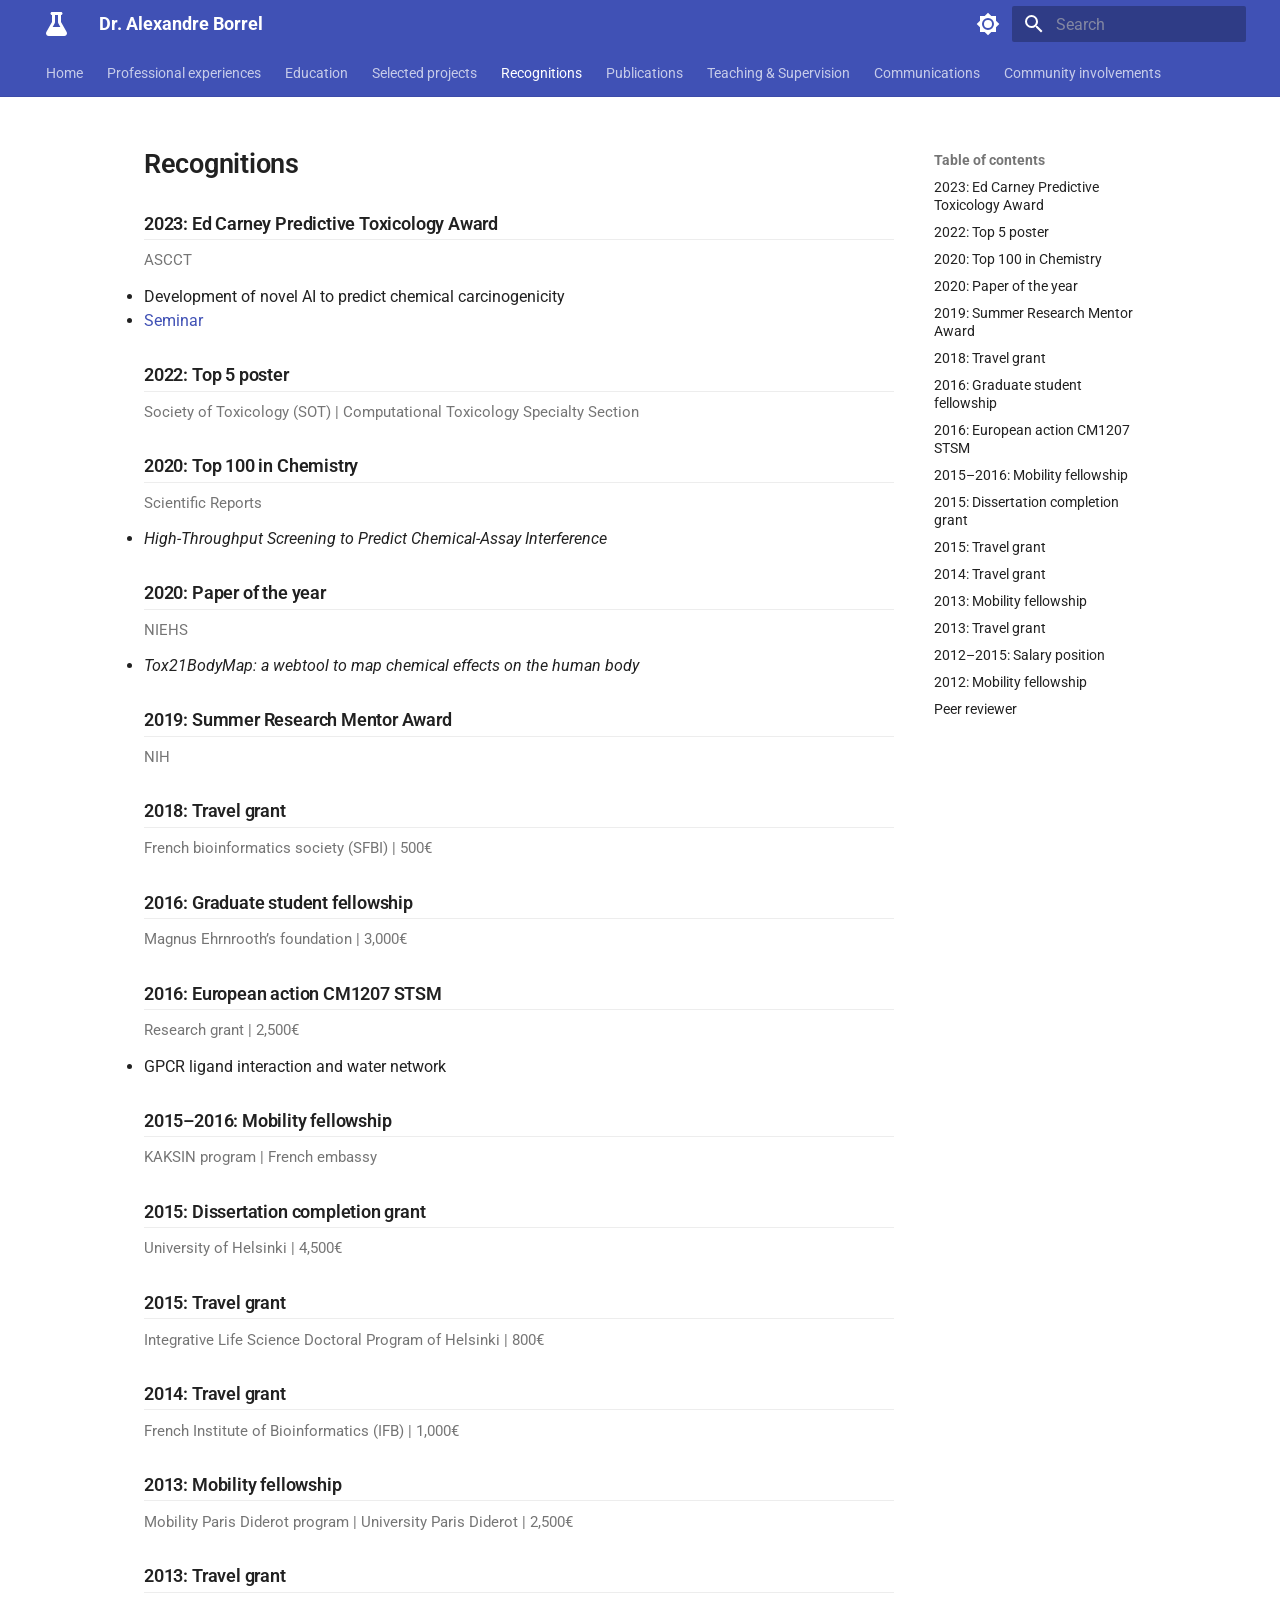
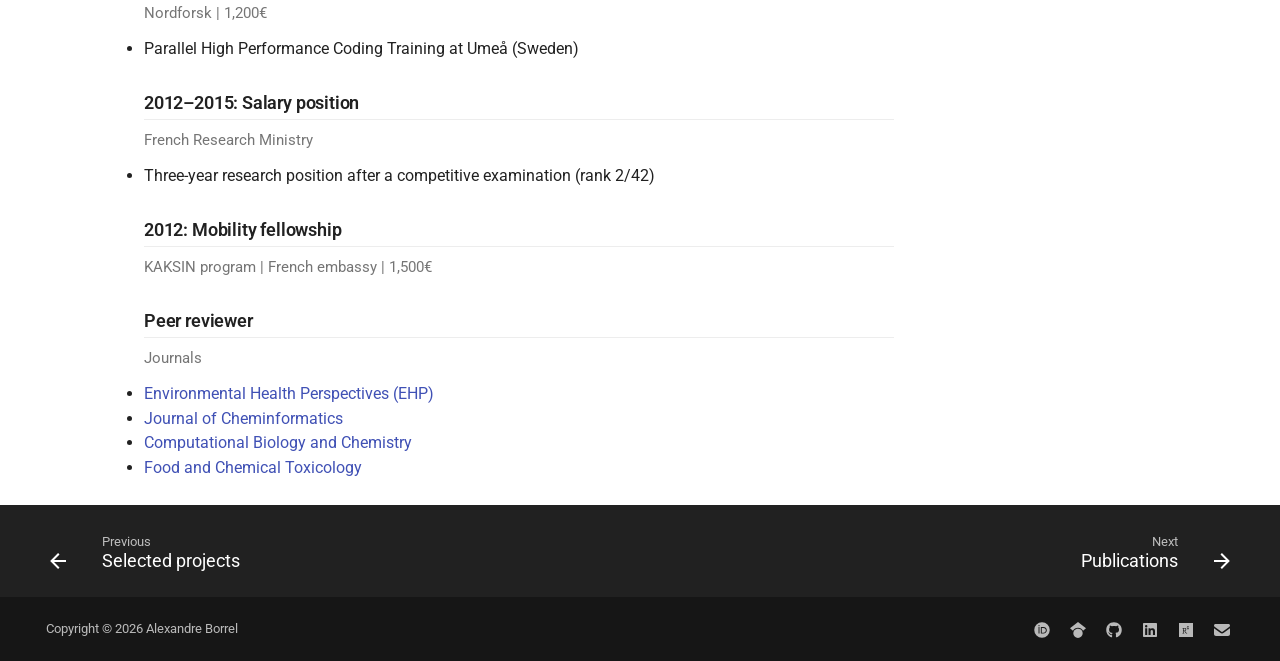
<file: recognitions/index.html>
<!doctype html>
<html lang="en" class="no-js">
  <head>
    
      <meta charset="utf-8">
      <meta name="viewport" content="width=device-width,initial-scale=1">
      
        <meta name="description" content="Cheminformatician applying AI, QSAR, and scientific software to toxicology and drug discovery.">
      
      
        <meta name="author" content="Alexandre Borrel">
      
      
        <link rel="canonical" href="https://www.alexborrel.com/recognitions/">
      
      
        <link rel="prev" href="../projects/">
      
      
        <link rel="next" href="../publications/">
      
      
        
      
      
      <link rel="icon" href="../assets/images/favicon.png">
      <meta name="generator" content="mkdocs-1.6.1, mkdocs-material-9.7.7">
    
    
      
        <title>Recognitions - Dr. Alexandre Borrel</title>
      
    
    
      <link rel="stylesheet" href="../assets/stylesheets/main.ec1eaa64.min.css">
      
        
        <link rel="stylesheet" href="../assets/stylesheets/palette.ab4e12ef.min.css">
      
      


    
    
      
    
    
      
        
        
        <link rel="preconnect" href="https://fonts.gstatic.com" crossorigin>
        <link rel="stylesheet" href="https://fonts.googleapis.com/css?family=Roboto:300,300i,400,400i,700,700i%7CRoboto+Mono:400,400i,700,700i&display=fallback">
        <style>:root{--md-text-font:"Roboto";--md-code-font:"Roboto Mono"}</style>
      
    
    
      <link rel="stylesheet" href="../stylesheets/extra.css">
    
    <script>__md_scope=new URL("..",location),__md_hash=e=>[...e].reduce(((e,_)=>(e<<5)-e+_.charCodeAt(0)),0),__md_get=(e,_=localStorage,t=__md_scope)=>JSON.parse(_.getItem(t.pathname+"."+e)),__md_set=(e,_,t=localStorage,a=__md_scope)=>{try{t.setItem(a.pathname+"."+e,JSON.stringify(_))}catch(e){}}</script>
    
      

    
    
  </head>
  
  
    
    
      
    
    
    
    
    <body dir="ltr" data-md-color-scheme="default" data-md-color-primary="indigo" data-md-color-accent="indigo">
  
    
    <input class="md-toggle" data-md-toggle="drawer" type="checkbox" id="__drawer" autocomplete="off">
    <input class="md-toggle" data-md-toggle="search" type="checkbox" id="__search" autocomplete="off">
    <label class="md-overlay" for="__drawer"></label>
    <div data-md-component="skip">
      
        
        <a href="#recognitions" class="md-skip">
          Skip to content
        </a>
      
    </div>
    <div data-md-component="announce">
      
    </div>
    
    
      

  

<header class="md-header md-header--shadow md-header--lifted" data-md-component="header">
  <nav class="md-header__inner md-grid" aria-label="Header">
    <a href=".." title="Dr. Alexandre Borrel" class="md-header__button md-logo" aria-label="Dr. Alexandre Borrel" data-md-component="logo">
      
  
  <svg xmlns="http://www.w3.org/2000/svg" viewBox="0 0 448 512"><!--! Font Awesome Free 7.1.0 by @fontawesome - https://fontawesome.com License - https://fontawesome.com/license/free (Icons: CC BY 4.0, Fonts: SIL OFL 1.1, Code: MIT License) Copyright 2025 Fonticons, Inc.--><path d="M288 0H128c-17.7 0-32 14.3-32 32s14.3 32 32 32v151.5L7.5 426.3C2.6 435 0 444.7 0 454.7 0 486.4 25.6 512 57.3 512h333.4c31.6 0 57.3-25.6 57.3-57.3 0-10-2.6-19.8-7.5-28.4L320 215.5V64c17.7 0 32-14.3 32-32S337.7 0 320 0zm-96 215.5V64h64v151.5c0 11.1 2.9 22.1 8.4 31.8L306 320H142l41.6-72.7c5.5-9.7 8.4-20.6 8.4-31.8"/></svg>

    </a>
    <label class="md-header__button md-icon" for="__drawer">
      
      <svg xmlns="http://www.w3.org/2000/svg" viewBox="0 0 24 24"><path d="M3 6h18v2H3zm0 5h18v2H3zm0 5h18v2H3z"/></svg>
    </label>
    <div class="md-header__title" data-md-component="header-title">
      <div class="md-header__ellipsis">
        <div class="md-header__topic">
          <span class="md-ellipsis">
            Dr. Alexandre Borrel
          </span>
        </div>
        <div class="md-header__topic" data-md-component="header-topic">
          <span class="md-ellipsis">
            
              Recognitions
            
          </span>
        </div>
      </div>
    </div>
    
      
        <form class="md-header__option" data-md-component="palette">
  
    
    
    
    <input class="md-option" data-md-color-media="(prefers-color-scheme: light)" data-md-color-scheme="default" data-md-color-primary="indigo" data-md-color-accent="indigo"  aria-label="Switch to dark mode"  type="radio" name="__palette" id="__palette_0">
    
      <label class="md-header__button md-icon" title="Switch to dark mode" for="__palette_1" hidden>
        <svg xmlns="http://www.w3.org/2000/svg" viewBox="0 0 24 24"><path d="M12 8a4 4 0 0 0-4 4 4 4 0 0 0 4 4 4 4 0 0 0 4-4 4 4 0 0 0-4-4m0 10a6 6 0 0 1-6-6 6 6 0 0 1 6-6 6 6 0 0 1 6 6 6 6 0 0 1-6 6m8-9.31V4h-4.69L12 .69 8.69 4H4v4.69L.69 12 4 15.31V20h4.69L12 23.31 15.31 20H20v-4.69L23.31 12z"/></svg>
      </label>
    
  
    
    
    
    <input class="md-option" data-md-color-media="(prefers-color-scheme: dark)" data-md-color-scheme="slate" data-md-color-primary="indigo" data-md-color-accent="indigo"  aria-label="Switch to light mode"  type="radio" name="__palette" id="__palette_1">
    
      <label class="md-header__button md-icon" title="Switch to light mode" for="__palette_0" hidden>
        <svg xmlns="http://www.w3.org/2000/svg" viewBox="0 0 24 24"><path d="M12 18c-.89 0-1.74-.2-2.5-.55C11.56 16.5 13 14.42 13 12s-1.44-4.5-3.5-5.45C10.26 6.2 11.11 6 12 6a6 6 0 0 1 6 6 6 6 0 0 1-6 6m8-9.31V4h-4.69L12 .69 8.69 4H4v4.69L.69 12 4 15.31V20h4.69L12 23.31 15.31 20H20v-4.69L23.31 12z"/></svg>
      </label>
    
  
</form>
      
    
    
      <script>var palette=__md_get("__palette");if(palette&&palette.color){if("(prefers-color-scheme)"===palette.color.media){var media=matchMedia("(prefers-color-scheme: light)"),input=document.querySelector(media.matches?"[data-md-color-media='(prefers-color-scheme: light)']":"[data-md-color-media='(prefers-color-scheme: dark)']");palette.color.media=input.getAttribute("data-md-color-media"),palette.color.scheme=input.getAttribute("data-md-color-scheme"),palette.color.primary=input.getAttribute("data-md-color-primary"),palette.color.accent=input.getAttribute("data-md-color-accent")}for(var[key,value]of Object.entries(palette.color))document.body.setAttribute("data-md-color-"+key,value)}</script>
    
    
    
      
      
        <label class="md-header__button md-icon" for="__search">
          
          <svg xmlns="http://www.w3.org/2000/svg" viewBox="0 0 24 24"><path d="M9.5 3A6.5 6.5 0 0 1 16 9.5c0 1.61-.59 3.09-1.56 4.23l.27.27h.79l5 5-1.5 1.5-5-5v-.79l-.27-.27A6.52 6.52 0 0 1 9.5 16 6.5 6.5 0 0 1 3 9.5 6.5 6.5 0 0 1 9.5 3m0 2C7 5 5 7 5 9.5S7 14 9.5 14 14 12 14 9.5 12 5 9.5 5"/></svg>
        </label>
        <div class="md-search" data-md-component="search" role="dialog">
  <label class="md-search__overlay" for="__search"></label>
  <div class="md-search__inner" role="search">
    <form class="md-search__form" name="search">
      <input type="text" class="md-search__input" name="query" aria-label="Search" placeholder="Search" autocapitalize="off" autocorrect="off" autocomplete="off" spellcheck="false" data-md-component="search-query" required>
      <label class="md-search__icon md-icon" for="__search">
        
        <svg xmlns="http://www.w3.org/2000/svg" viewBox="0 0 24 24"><path d="M9.5 3A6.5 6.5 0 0 1 16 9.5c0 1.61-.59 3.09-1.56 4.23l.27.27h.79l5 5-1.5 1.5-5-5v-.79l-.27-.27A6.52 6.52 0 0 1 9.5 16 6.5 6.5 0 0 1 3 9.5 6.5 6.5 0 0 1 9.5 3m0 2C7 5 5 7 5 9.5S7 14 9.5 14 14 12 14 9.5 12 5 9.5 5"/></svg>
        
        <svg xmlns="http://www.w3.org/2000/svg" viewBox="0 0 24 24"><path d="M20 11v2H8l5.5 5.5-1.42 1.42L4.16 12l7.92-7.92L13.5 5.5 8 11z"/></svg>
      </label>
      <nav class="md-search__options" aria-label="Search">
        
        <button type="reset" class="md-search__icon md-icon" title="Clear" aria-label="Clear" tabindex="-1">
          
          <svg xmlns="http://www.w3.org/2000/svg" viewBox="0 0 24 24"><path d="M19 6.41 17.59 5 12 10.59 6.41 5 5 6.41 10.59 12 5 17.59 6.41 19 12 13.41 17.59 19 19 17.59 13.41 12z"/></svg>
        </button>
      </nav>
      
    </form>
    <div class="md-search__output">
      <div class="md-search__scrollwrap" tabindex="0" data-md-scrollfix>
        <div class="md-search-result" data-md-component="search-result">
          <div class="md-search-result__meta">
            Initializing search
          </div>
          <ol class="md-search-result__list" role="presentation"></ol>
        </div>
      </div>
    </div>
  </div>
</div>
      
    
    
  </nav>
  
    
      
<nav class="md-tabs" aria-label="Tabs" data-md-component="tabs">
  <div class="md-grid">
    <ul class="md-tabs__list">
      
        
  
  
  
  
    <li class="md-tabs__item">
      <a href=".." class="md-tabs__link">
        
  
  
    
  
  Home

      </a>
    </li>
  

      
        
  
  
  
  
    <li class="md-tabs__item">
      <a href="../experience/" class="md-tabs__link">
        
  
  
    
  
  Professional experiences

      </a>
    </li>
  

      
        
  
  
  
  
    <li class="md-tabs__item">
      <a href="../education/" class="md-tabs__link">
        
  
  
    
  
  Education

      </a>
    </li>
  

      
        
  
  
  
  
    <li class="md-tabs__item">
      <a href="../projects/" class="md-tabs__link">
        
  
  
    
  
  Selected projects

      </a>
    </li>
  

      
        
  
  
  
    
  
  
    <li class="md-tabs__item md-tabs__item--active">
      <a href="./" class="md-tabs__link">
        
  
  
    
  
  Recognitions

      </a>
    </li>
  

      
        
  
  
  
  
    <li class="md-tabs__item">
      <a href="../publications/" class="md-tabs__link">
        
  
  
    
  
  Publications

      </a>
    </li>
  

      
        
  
  
  
  
    <li class="md-tabs__item">
      <a href="../teaching/" class="md-tabs__link">
        
  
  
    
  
  Teaching & Supervision

      </a>
    </li>
  

      
        
  
  
  
  
    <li class="md-tabs__item">
      <a href="../communications/" class="md-tabs__link">
        
  
  
    
  
  Communications

      </a>
    </li>
  

      
        
  
  
  
  
    <li class="md-tabs__item">
      <a href="../community/" class="md-tabs__link">
        
  
  
    
  
  Community involvements

      </a>
    </li>
  

      
    </ul>
  </div>
</nav>
    
  
</header>
    
    <div class="md-container" data-md-component="container">
      
      
        
      
      <main class="md-main" data-md-component="main">
        <div class="md-main__inner md-grid">
          
            
              
              <div class="md-sidebar md-sidebar--primary" data-md-component="sidebar" data-md-type="navigation" >
                <div class="md-sidebar__scrollwrap">
                  <div class="md-sidebar__inner">
                    


  


<nav class="md-nav md-nav--primary md-nav--lifted" aria-label="Navigation" data-md-level="0">
  <label class="md-nav__title" for="__drawer">
    <a href=".." title="Dr. Alexandre Borrel" class="md-nav__button md-logo" aria-label="Dr. Alexandre Borrel" data-md-component="logo">
      
  
  <svg xmlns="http://www.w3.org/2000/svg" viewBox="0 0 448 512"><!--! Font Awesome Free 7.1.0 by @fontawesome - https://fontawesome.com License - https://fontawesome.com/license/free (Icons: CC BY 4.0, Fonts: SIL OFL 1.1, Code: MIT License) Copyright 2025 Fonticons, Inc.--><path d="M288 0H128c-17.7 0-32 14.3-32 32s14.3 32 32 32v151.5L7.5 426.3C2.6 435 0 444.7 0 454.7 0 486.4 25.6 512 57.3 512h333.4c31.6 0 57.3-25.6 57.3-57.3 0-10-2.6-19.8-7.5-28.4L320 215.5V64c17.7 0 32-14.3 32-32S337.7 0 320 0zm-96 215.5V64h64v151.5c0 11.1 2.9 22.1 8.4 31.8L306 320H142l41.6-72.7c5.5-9.7 8.4-20.6 8.4-31.8"/></svg>

    </a>
    Dr. Alexandre Borrel
  </label>
  
  <ul class="md-nav__list" data-md-scrollfix>
    
      
      
  
  
  
  
    <li class="md-nav__item">
      <a href=".." class="md-nav__link">
        
  
  
  <span class="md-ellipsis">
    
  
    Home
  

    
  </span>
  
  

      </a>
    </li>
  

    
      
      
  
  
  
  
    <li class="md-nav__item">
      <a href="../experience/" class="md-nav__link">
        
  
  
  <span class="md-ellipsis">
    
  
    Professional experiences
  

    
  </span>
  
  

      </a>
    </li>
  

    
      
      
  
  
  
  
    <li class="md-nav__item">
      <a href="../education/" class="md-nav__link">
        
  
  
  <span class="md-ellipsis">
    
  
    Education
  

    
  </span>
  
  

      </a>
    </li>
  

    
      
      
  
  
  
  
    <li class="md-nav__item">
      <a href="../projects/" class="md-nav__link">
        
  
  
  <span class="md-ellipsis">
    
  
    Selected projects
  

    
  </span>
  
  

      </a>
    </li>
  

    
      
      
  
  
    
  
  
  
    <li class="md-nav__item md-nav__item--active">
      
      <input class="md-nav__toggle md-toggle" type="checkbox" id="__toc">
      
      
        
      
      
        <label class="md-nav__link md-nav__link--active" for="__toc">
          
  
  
  <span class="md-ellipsis">
    
  
    Recognitions
  

    
  </span>
  
  

          <span class="md-nav__icon md-icon"></span>
        </label>
      
      <a href="./" class="md-nav__link md-nav__link--active">
        
  
  
  <span class="md-ellipsis">
    
  
    Recognitions
  

    
  </span>
  
  

      </a>
      
        

<nav class="md-nav md-nav--secondary" aria-label="Table of contents">
  
  
  
    
  
  
    <label class="md-nav__title" for="__toc">
      <span class="md-nav__icon md-icon"></span>
      Table of contents
    </label>
    <ul class="md-nav__list" data-md-component="toc" data-md-scrollfix>
      
        <li class="md-nav__item">
  <a href="#2023-ed-carney-predictive-toxicology-award" class="md-nav__link">
    <span class="md-ellipsis">
      
        2023: Ed Carney Predictive Toxicology Award
      
    </span>
  </a>
  
</li>
      
        <li class="md-nav__item">
  <a href="#2022-top-5-poster" class="md-nav__link">
    <span class="md-ellipsis">
      
        2022: Top 5 poster
      
    </span>
  </a>
  
</li>
      
        <li class="md-nav__item">
  <a href="#2020-top-100-in-chemistry" class="md-nav__link">
    <span class="md-ellipsis">
      
        2020: Top 100 in Chemistry
      
    </span>
  </a>
  
</li>
      
        <li class="md-nav__item">
  <a href="#2020-paper-of-the-year" class="md-nav__link">
    <span class="md-ellipsis">
      
        2020: Paper of the year
      
    </span>
  </a>
  
</li>
      
        <li class="md-nav__item">
  <a href="#2019-summer-research-mentor-award" class="md-nav__link">
    <span class="md-ellipsis">
      
        2019: Summer Research Mentor Award
      
    </span>
  </a>
  
</li>
      
        <li class="md-nav__item">
  <a href="#2018-travel-grant" class="md-nav__link">
    <span class="md-ellipsis">
      
        2018: Travel grant
      
    </span>
  </a>
  
</li>
      
        <li class="md-nav__item">
  <a href="#2016-graduate-student-fellowship" class="md-nav__link">
    <span class="md-ellipsis">
      
        2016: Graduate student fellowship
      
    </span>
  </a>
  
</li>
      
        <li class="md-nav__item">
  <a href="#2016-european-action-cm1207-stsm" class="md-nav__link">
    <span class="md-ellipsis">
      
        2016: European action CM1207 STSM
      
    </span>
  </a>
  
</li>
      
        <li class="md-nav__item">
  <a href="#20152016-mobility-fellowship" class="md-nav__link">
    <span class="md-ellipsis">
      
        2015–2016: Mobility fellowship
      
    </span>
  </a>
  
</li>
      
        <li class="md-nav__item">
  <a href="#2015-dissertation-completion-grant" class="md-nav__link">
    <span class="md-ellipsis">
      
        2015: Dissertation completion grant
      
    </span>
  </a>
  
</li>
      
        <li class="md-nav__item">
  <a href="#2015-travel-grant" class="md-nav__link">
    <span class="md-ellipsis">
      
        2015: Travel grant
      
    </span>
  </a>
  
</li>
      
        <li class="md-nav__item">
  <a href="#2014-travel-grant" class="md-nav__link">
    <span class="md-ellipsis">
      
        2014: Travel grant
      
    </span>
  </a>
  
</li>
      
        <li class="md-nav__item">
  <a href="#2013-mobility-fellowship" class="md-nav__link">
    <span class="md-ellipsis">
      
        2013: Mobility fellowship
      
    </span>
  </a>
  
</li>
      
        <li class="md-nav__item">
  <a href="#2013-travel-grant" class="md-nav__link">
    <span class="md-ellipsis">
      
        2013: Travel grant
      
    </span>
  </a>
  
</li>
      
        <li class="md-nav__item">
  <a href="#20122015-salary-position" class="md-nav__link">
    <span class="md-ellipsis">
      
        2012–2015: Salary position
      
    </span>
  </a>
  
</li>
      
        <li class="md-nav__item">
  <a href="#2012-mobility-fellowship" class="md-nav__link">
    <span class="md-ellipsis">
      
        2012: Mobility fellowship
      
    </span>
  </a>
  
</li>
      
        <li class="md-nav__item">
  <a href="#peer-reviewer" class="md-nav__link">
    <span class="md-ellipsis">
      
        Peer reviewer
      
    </span>
  </a>
  
</li>
      
    </ul>
  
</nav>
      
    </li>
  

    
      
      
  
  
  
  
    <li class="md-nav__item">
      <a href="../publications/" class="md-nav__link">
        
  
  
  <span class="md-ellipsis">
    
  
    Publications
  

    
  </span>
  
  

      </a>
    </li>
  

    
      
      
  
  
  
  
    <li class="md-nav__item">
      <a href="../teaching/" class="md-nav__link">
        
  
  
  <span class="md-ellipsis">
    
  
    Teaching & Supervision
  

    
  </span>
  
  

      </a>
    </li>
  

    
      
      
  
  
  
  
    <li class="md-nav__item">
      <a href="../communications/" class="md-nav__link">
        
  
  
  <span class="md-ellipsis">
    
  
    Communications
  

    
  </span>
  
  

      </a>
    </li>
  

    
      
      
  
  
  
  
    <li class="md-nav__item">
      <a href="../community/" class="md-nav__link">
        
  
  
  <span class="md-ellipsis">
    
  
    Community involvements
  

    
  </span>
  
  

      </a>
    </li>
  

    
  </ul>
</nav>
                  </div>
                </div>
              </div>
            
            
              
              <div class="md-sidebar md-sidebar--secondary" data-md-component="sidebar" data-md-type="toc" >
                <div class="md-sidebar__scrollwrap">
                  <div class="md-sidebar__inner">
                    

<nav class="md-nav md-nav--secondary" aria-label="Table of contents">
  
  
  
    
  
  
    <label class="md-nav__title" for="__toc">
      <span class="md-nav__icon md-icon"></span>
      Table of contents
    </label>
    <ul class="md-nav__list" data-md-component="toc" data-md-scrollfix>
      
        <li class="md-nav__item">
  <a href="#2023-ed-carney-predictive-toxicology-award" class="md-nav__link">
    <span class="md-ellipsis">
      
        2023: Ed Carney Predictive Toxicology Award
      
    </span>
  </a>
  
</li>
      
        <li class="md-nav__item">
  <a href="#2022-top-5-poster" class="md-nav__link">
    <span class="md-ellipsis">
      
        2022: Top 5 poster
      
    </span>
  </a>
  
</li>
      
        <li class="md-nav__item">
  <a href="#2020-top-100-in-chemistry" class="md-nav__link">
    <span class="md-ellipsis">
      
        2020: Top 100 in Chemistry
      
    </span>
  </a>
  
</li>
      
        <li class="md-nav__item">
  <a href="#2020-paper-of-the-year" class="md-nav__link">
    <span class="md-ellipsis">
      
        2020: Paper of the year
      
    </span>
  </a>
  
</li>
      
        <li class="md-nav__item">
  <a href="#2019-summer-research-mentor-award" class="md-nav__link">
    <span class="md-ellipsis">
      
        2019: Summer Research Mentor Award
      
    </span>
  </a>
  
</li>
      
        <li class="md-nav__item">
  <a href="#2018-travel-grant" class="md-nav__link">
    <span class="md-ellipsis">
      
        2018: Travel grant
      
    </span>
  </a>
  
</li>
      
        <li class="md-nav__item">
  <a href="#2016-graduate-student-fellowship" class="md-nav__link">
    <span class="md-ellipsis">
      
        2016: Graduate student fellowship
      
    </span>
  </a>
  
</li>
      
        <li class="md-nav__item">
  <a href="#2016-european-action-cm1207-stsm" class="md-nav__link">
    <span class="md-ellipsis">
      
        2016: European action CM1207 STSM
      
    </span>
  </a>
  
</li>
      
        <li class="md-nav__item">
  <a href="#20152016-mobility-fellowship" class="md-nav__link">
    <span class="md-ellipsis">
      
        2015–2016: Mobility fellowship
      
    </span>
  </a>
  
</li>
      
        <li class="md-nav__item">
  <a href="#2015-dissertation-completion-grant" class="md-nav__link">
    <span class="md-ellipsis">
      
        2015: Dissertation completion grant
      
    </span>
  </a>
  
</li>
      
        <li class="md-nav__item">
  <a href="#2015-travel-grant" class="md-nav__link">
    <span class="md-ellipsis">
      
        2015: Travel grant
      
    </span>
  </a>
  
</li>
      
        <li class="md-nav__item">
  <a href="#2014-travel-grant" class="md-nav__link">
    <span class="md-ellipsis">
      
        2014: Travel grant
      
    </span>
  </a>
  
</li>
      
        <li class="md-nav__item">
  <a href="#2013-mobility-fellowship" class="md-nav__link">
    <span class="md-ellipsis">
      
        2013: Mobility fellowship
      
    </span>
  </a>
  
</li>
      
        <li class="md-nav__item">
  <a href="#2013-travel-grant" class="md-nav__link">
    <span class="md-ellipsis">
      
        2013: Travel grant
      
    </span>
  </a>
  
</li>
      
        <li class="md-nav__item">
  <a href="#20122015-salary-position" class="md-nav__link">
    <span class="md-ellipsis">
      
        2012–2015: Salary position
      
    </span>
  </a>
  
</li>
      
        <li class="md-nav__item">
  <a href="#2012-mobility-fellowship" class="md-nav__link">
    <span class="md-ellipsis">
      
        2012: Mobility fellowship
      
    </span>
  </a>
  
</li>
      
        <li class="md-nav__item">
  <a href="#peer-reviewer" class="md-nav__link">
    <span class="md-ellipsis">
      
        Peer reviewer
      
    </span>
  </a>
  
</li>
      
    </ul>
  
</nav>
                  </div>
                </div>
              </div>
            
          
          
            <div class="md-content" data-md-component="content">
              
              <article class="md-content__inner md-typeset">
                
                  



<h1 id="recognitions">Recognitions</h1>
<h2 id="2023-ed-carney-predictive-toxicology-award">2023: Ed Carney Predictive Toxicology Award</h2>
<div class="entry-meta">
<p>ASCCT</p>
</div>
<ul>
<li>Development of novel AI to predict chemical carcinogenicity</li>
<li><a href="https://www.youtube.com/watch?v=64zXzc-0oYA">Seminar</a></li>
</ul>
<h2 id="2022-top-5-poster">2022: Top 5 poster</h2>
<div class="entry-meta">
<p>Society of Toxicology (SOT) | Computational Toxicology Specialty Section</p>
</div>
<h2 id="2020-top-100-in-chemistry">2020: Top 100 in Chemistry</h2>
<div class="entry-meta">
<p>Scientific Reports</p>
</div>
<ul>
<li><em>High-Throughput Screening to Predict Chemical-Assay Interference</em></li>
</ul>
<h2 id="2020-paper-of-the-year">2020: Paper of the year</h2>
<div class="entry-meta">
<p>NIEHS</p>
</div>
<ul>
<li><em>Tox21BodyMap: a webtool to map chemical effects on the human body</em></li>
</ul>
<h2 id="2019-summer-research-mentor-award">2019: Summer Research Mentor Award</h2>
<div class="entry-meta">
<p>NIH</p>
</div>
<h2 id="2018-travel-grant">2018: Travel grant</h2>
<div class="entry-meta">
<p>French bioinformatics society (SFBI) | 500€</p>
</div>
<h2 id="2016-graduate-student-fellowship">2016: Graduate student fellowship</h2>
<div class="entry-meta">
<p>Magnus Ehrnrooth’s foundation | 3,000€</p>
</div>
<h2 id="2016-european-action-cm1207-stsm">2016: European action CM1207 STSM</h2>
<div class="entry-meta">
<p>Research grant | 2,500€</p>
</div>
<ul>
<li>GPCR ligand interaction and water network</li>
</ul>
<h2 id="20152016-mobility-fellowship">2015–2016: Mobility fellowship</h2>
<div class="entry-meta">
<p>KAKSIN program | French embassy</p>
</div>
<h2 id="2015-dissertation-completion-grant">2015: Dissertation completion grant</h2>
<div class="entry-meta">
<p>University of Helsinki | 4,500€</p>
</div>
<h2 id="2015-travel-grant">2015: Travel grant</h2>
<div class="entry-meta">
<p>Integrative Life Science Doctoral Program of Helsinki | 800€</p>
</div>
<h2 id="2014-travel-grant">2014: Travel grant</h2>
<div class="entry-meta">
<p>French Institute of Bioinformatics (IFB) | 1,000€</p>
</div>
<h2 id="2013-mobility-fellowship">2013: Mobility fellowship</h2>
<div class="entry-meta">
<p>Mobility Paris Diderot program | University Paris Diderot | 2,500€</p>
</div>
<h2 id="2013-travel-grant">2013: Travel grant</h2>
<div class="entry-meta">
<p>Nordforsk | 1,200€</p>
</div>
<ul>
<li>Parallel High Performance Coding Training at Umeå (Sweden)</li>
</ul>
<h2 id="20122015-salary-position">2012–2015: Salary position</h2>
<div class="entry-meta">
<p>French Research Ministry</p>
</div>
<ul>
<li>Three-year research position after a competitive examination (rank 2/42)</li>
</ul>
<h2 id="2012-mobility-fellowship">2012: Mobility fellowship</h2>
<div class="entry-meta">
<p>KAKSIN program | French embassy | 1,500€</p>
</div>
<h2 id="peer-reviewer">Peer reviewer</h2>
<div class="entry-meta">
<p>Journals</p>
</div>
<ul>
<li><a href="https://ehp.niehs.nih.gov/">Environmental Health Perspectives (EHP)</a></li>
<li><a href="https://jcheminf.biomedcentral.com/">Journal of Cheminformatics</a></li>
<li><a href="https://www.journals.elsevier.com/computational-biology-and-chemistry">Computational Biology and Chemistry</a></li>
<li><a href="https://www.journals.elsevier.com/food-and-chemical-toxicology">Food and Chemical Toxicology</a></li>
</ul>












                
              </article>
            </div>
          
          
<script>var target=document.getElementById(location.hash.slice(1));target&&target.name&&(target.checked=target.name.startsWith("__tabbed_"))</script>
        </div>
        
          <button type="button" class="md-top md-icon" data-md-component="top" hidden>
  
  <svg xmlns="http://www.w3.org/2000/svg" viewBox="0 0 24 24"><path d="M13 20h-2V8l-5.5 5.5-1.42-1.42L12 4.16l7.92 7.92-1.42 1.42L13 8z"/></svg>
  Back to top
</button>
        
      </main>
      
        <footer class="md-footer">
  
    
      
      <nav class="md-footer__inner md-grid" aria-label="Footer" >
        
          
          <a href="../projects/" class="md-footer__link md-footer__link--prev" aria-label="Previous: Selected projects">
            <div class="md-footer__button md-icon">
              
              <svg xmlns="http://www.w3.org/2000/svg" viewBox="0 0 24 24"><path d="M20 11v2H8l5.5 5.5-1.42 1.42L4.16 12l7.92-7.92L13.5 5.5 8 11z"/></svg>
            </div>
            <div class="md-footer__title">
              <span class="md-footer__direction">
                Previous
              </span>
              <div class="md-ellipsis">
                Selected projects
              </div>
            </div>
          </a>
        
        
          
          <a href="../publications/" class="md-footer__link md-footer__link--next" aria-label="Next: Publications">
            <div class="md-footer__title">
              <span class="md-footer__direction">
                Next
              </span>
              <div class="md-ellipsis">
                Publications
              </div>
            </div>
            <div class="md-footer__button md-icon">
              
              <svg xmlns="http://www.w3.org/2000/svg" viewBox="0 0 24 24"><path d="M4 11v2h12l-5.5 5.5 1.42 1.42L19.84 12l-7.92-7.92L10.5 5.5 16 11z"/></svg>
            </div>
          </a>
        
      </nav>
    
  
  <div class="md-footer-meta md-typeset">
    <div class="md-footer-meta__inner md-grid">
      <div class="md-copyright">
  
    <div class="md-copyright__highlight">
      Copyright &copy; 2026 Alexandre Borrel
    </div>
  
  
</div>
      
        
<div class="md-social">
  
    
    
    
    
    <a href="https://orcid.org/0000-0001-6499-4540" target="_blank" rel="noopener" title="ORCID" class="md-social__link">
      <svg xmlns="http://www.w3.org/2000/svg" viewBox="0 0 512 512"><!--! Font Awesome Free 7.1.0 by @fontawesome - https://fontawesome.com License - https://fontawesome.com/license/free (Icons: CC BY 4.0, Fonts: SIL OFL 1.1, Code: MIT License) Copyright 2025 Fonticons, Inc.--><path d="M294.7 188.2h-45.9V342h47.5c67.6 0 83.1-51.3 83.1-76.9 0-41.6-26.5-76.9-84.7-76.9M256 8a248 248 0 1 0 0 496 248 248 0 1 0 0-496m-80.8 360.8h-29.8V161.3h29.8zM160.3 98.5a19.6 19.6 0 1 1 0 39.2 19.6 19.6 0 1 1 0-39.2M300 369h-81V161.3h80.6c76.7 0 110.4 54.8 110.4 103.9 0 53.3-41.7 103.9-110 103.9z"/></svg>
    </a>
  
    
    
    
    
    <a href="https://scholar.google.com/scholar?q=author:%22Alexandre+Borrel%22" target="_blank" rel="noopener" title="Google Scholar" class="md-social__link">
      <svg xmlns="http://www.w3.org/2000/svg" viewBox="0 0 512 512"><!--! Font Awesome Free 7.1.0 by @fontawesome - https://fontawesome.com License - https://fontawesome.com/license/free (Icons: CC BY 4.0, Fonts: SIL OFL 1.1, Code: MIT License) Copyright 2025 Fonticons, Inc.--><path d="M390.9 298.5s0 .1.1.1c9.2 19.4 14.4 41.1 14.4 64C405.3 445.1 338.5 512 256 512s-149.3-66.9-149.3-149.3c0-22.9 5.2-44.6 14.4-64 1.7-3.6 3.6-7.2 5.6-10.7q6.6-11.4 15-21.3c27.4-32.6 68.5-53.3 114.4-53.3 33.6 0 64.6 11.1 89.6 29.9 9.1 6.9 17.4 14.7 24.8 23.5 5.6 6.6 10.6 13.8 15 21.3 2 3.4 3.8 7 5.5 10.5zm26.4-18.8c-30.1-58.4-91-98.4-161.3-98.4s-131.2 40-161.3 98.4L0 202.7 256 0l256 202.7-94.7 77.1z"/></svg>
    </a>
  
    
    
    
    
    <a href="https://github.com/ABorrel" target="_blank" rel="noopener" title="GitHub" class="md-social__link">
      <svg xmlns="http://www.w3.org/2000/svg" viewBox="0 0 512 512"><!--! Font Awesome Free 7.1.0 by @fontawesome - https://fontawesome.com License - https://fontawesome.com/license/free (Icons: CC BY 4.0, Fonts: SIL OFL 1.1, Code: MIT License) Copyright 2025 Fonticons, Inc.--><path d="M173.9 397.4c0 2-2.3 3.6-5.2 3.6-3.3.3-5.6-1.3-5.6-3.6 0-2 2.3-3.6 5.2-3.6 3-.3 5.6 1.3 5.6 3.6m-31.1-4.5c-.7 2 1.3 4.3 4.3 4.9 2.6 1 5.6 0 6.2-2s-1.3-4.3-4.3-5.2c-2.6-.7-5.5.3-6.2 2.3m44.2-1.7c-2.9.7-4.9 2.6-4.6 4.9.3 2 2.9 3.3 5.9 2.6 2.9-.7 4.9-2.6 4.6-4.6-.3-1.9-3-3.2-5.9-2.9M252.8 8C114.1 8 8 113.3 8 252c0 110.9 69.8 205.8 169.5 239.2 12.8 2.3 17.3-5.6 17.3-12.1 0-6.2-.3-40.4-.3-61.4 0 0-70 15-84.7-29.8 0 0-11.4-29.1-27.8-36.6 0 0-22.9-15.7 1.6-15.4 0 0 24.9 2 38.6 25.8 21.9 38.6 58.6 27.5 72.9 20.9 2.3-16 8.8-27.1 16-33.7-55.9-6.2-112.3-14.3-112.3-110.5 0-27.5 7.6-41.3 23.6-58.9-2.6-6.5-11.1-33.3 2.6-67.9 20.9-6.5 69 27 69 27 20-5.6 41.5-8.5 62.8-8.5s42.8 2.9 62.8 8.5c0 0 48.1-33.6 69-27 13.7 34.7 5.2 61.4 2.6 67.9 16 17.7 25.8 31.5 25.8 58.9 0 96.5-58.9 104.2-114.8 110.5 9.2 7.9 17 22.9 17 46.4 0 33.7-.3 75.4-.3 83.6 0 6.5 4.6 14.4 17.3 12.1C436.2 457.8 504 362.9 504 252 504 113.3 391.5 8 252.8 8M105.2 352.9c-1.3 1-1 3.3.7 5.2 1.6 1.6 3.9 2.3 5.2 1 1.3-1 1-3.3-.7-5.2-1.6-1.6-3.9-2.3-5.2-1m-10.8-8.1c-.7 1.3.3 2.9 2.3 3.9 1.6 1 3.6.7 4.3-.7.7-1.3-.3-2.9-2.3-3.9-2-.6-3.6-.3-4.3.7m32.4 35.6c-1.6 1.3-1 4.3 1.3 6.2 2.3 2.3 5.2 2.6 6.5 1 1.3-1.3.7-4.3-1.3-6.2-2.2-2.3-5.2-2.6-6.5-1m-11.4-14.7c-1.6 1-1.6 3.6 0 5.9s4.3 3.3 5.6 2.3c1.6-1.3 1.6-3.9 0-6.2-1.4-2.3-4-3.3-5.6-2"/></svg>
    </a>
  
    
    
    
    
    <a href="https://www.linkedin.com/in/alexandre-borrel-0651a736/" target="_blank" rel="noopener" title="LinkedIn" class="md-social__link">
      <svg xmlns="http://www.w3.org/2000/svg" viewBox="0 0 448 512"><!--! Font Awesome Free 7.1.0 by @fontawesome - https://fontawesome.com License - https://fontawesome.com/license/free (Icons: CC BY 4.0, Fonts: SIL OFL 1.1, Code: MIT License) Copyright 2025 Fonticons, Inc.--><path d="M416 32H31.9C14.3 32 0 46.5 0 64.3v383.4C0 465.5 14.3 480 31.9 480H416c17.6 0 32-14.5 32-32.3V64.3c0-17.8-14.4-32.3-32-32.3M135.4 416H69V202.2h66.5V416zM102.2 96a38.5 38.5 0 1 1 0 77 38.5 38.5 0 1 1 0-77m282.1 320h-66.4V312c0-24.8-.5-56.7-34.5-56.7-34.6 0-39.9 27-39.9 54.9V416h-66.4V202.2h63.7v29.2h.9c8.9-16.8 30.6-34.5 62.9-34.5 67.2 0 79.7 44.3 79.7 101.9z"/></svg>
    </a>
  
    
    
    
    
    <a href="https://www.researchgate.net/profile/Alexandre-Borrel/" target="_blank" rel="noopener" title="ResearchGate" class="md-social__link">
      <svg xmlns="http://www.w3.org/2000/svg" viewBox="0 0 448 512"><!--! Font Awesome Free 7.1.0 by @fontawesome - https://fontawesome.com License - https://fontawesome.com/license/free (Icons: CC BY 4.0, Fonts: SIL OFL 1.1, Code: MIT License) Copyright 2025 Fonticons, Inc.--><path d="M0 32v448h448V32zm262.2 334.4c-6.6 3-33.2 6-50-14.2-9.2-10.6-25.3-33.3-42.2-63.6-8.9 0-14.7 0-21.4-.6v46.4c0 23.5 6 21.2 25.8 23.9v8.1c-6.9-.3-23.1-.8-35.6-.8-13.1 0-26.1.6-33.6.8v-8.1c15.5-2.9 22-1.3 22-23.9V225c0-22.6-6.4-21-22-23.9V193c25.8 1 53.1-.6 70.9-.6 31.7 0 55.9 14.4 55.9 45.6 0 21.1-16.7 42.2-39.2 47.5 13.6 24.2 30 45.6 42.2 58.9 7.2 7.8 17.2 14.7 27.2 14.7zm22.9-135c-23.3 0-32.2-15.7-32.2-32.2V167c0-12.2 8.8-30.4 34-30.4s30.4 17.9 30.4 17.9l-10.7 7.2s-5.5-12.5-19.7-12.5c-7.9 0-19.7 7.3-19.7 19.7v26.8c0 13.4 6.6 23.3 17.9 23.3 14.1 0 21.5-10.9 21.5-26.8h-17.9v-10.7h30.4c0 20.5 4.7 49.9-34 49.9m-116.5 44.7c-9.4 0-13.6-.3-20-.8v-69.7c6.4-.6 15-.6 22.5-.6 23.3 0 37.2 12.2 37.2 34.5 0 21.9-15 36.6-39.7 36.6"/></svg>
    </a>
  
    
    
    
    
    <a href="mailto:a.borrel@gmail.com" target="_blank" rel="noopener" title="Email" class="md-social__link">
      <svg xmlns="http://www.w3.org/2000/svg" viewBox="0 0 512 512"><!--! Font Awesome Free 7.1.0 by @fontawesome - https://fontawesome.com License - https://fontawesome.com/license/free (Icons: CC BY 4.0, Fonts: SIL OFL 1.1, Code: MIT License) Copyright 2025 Fonticons, Inc.--><path d="M48 64C21.5 64 0 85.5 0 112c0 15.1 7.1 29.3 19.2 38.4l208 156a48 48 0 0 0 57.6 0l208-156c12.1-9.1 19.2-23.3 19.2-38.4 0-26.5-21.5-48-48-48zM0 196v188c0 35.3 28.7 64 64 64h384c35.3 0 64-28.7 64-64V196L313.6 344.8c-34.1 25.6-81.1 25.6-115.2 0z"/></svg>
    </a>
  
</div>
      
    </div>
  </div>
</footer>
      
    </div>
    <div class="md-dialog" data-md-component="dialog">
      <div class="md-dialog__inner md-typeset"></div>
    </div>
    
    
    
      
      
      <script id="__config" type="application/json">{"annotate": null, "base": "..", "features": ["navigation.tabs", "navigation.tabs.sticky", "navigation.top", "navigation.footer", "search.highlight", "content.tooltips"], "search": "../assets/javascripts/workers/search.2c215733.min.js", "tags": null, "translations": {"clipboard.copied": "Copied to clipboard", "clipboard.copy": "Copy to clipboard", "search.result.more.one": "1 more on this page", "search.result.more.other": "# more on this page", "search.result.none": "No matching documents", "search.result.one": "1 matching document", "search.result.other": "# matching documents", "search.result.placeholder": "Type to start searching", "search.result.term.missing": "Missing", "select.version": "Select version"}, "version": null}</script>
    
    
      <script src="../assets/javascripts/bundle.d7400e89.min.js"></script>
      
    
  </body>
</html>
</file>
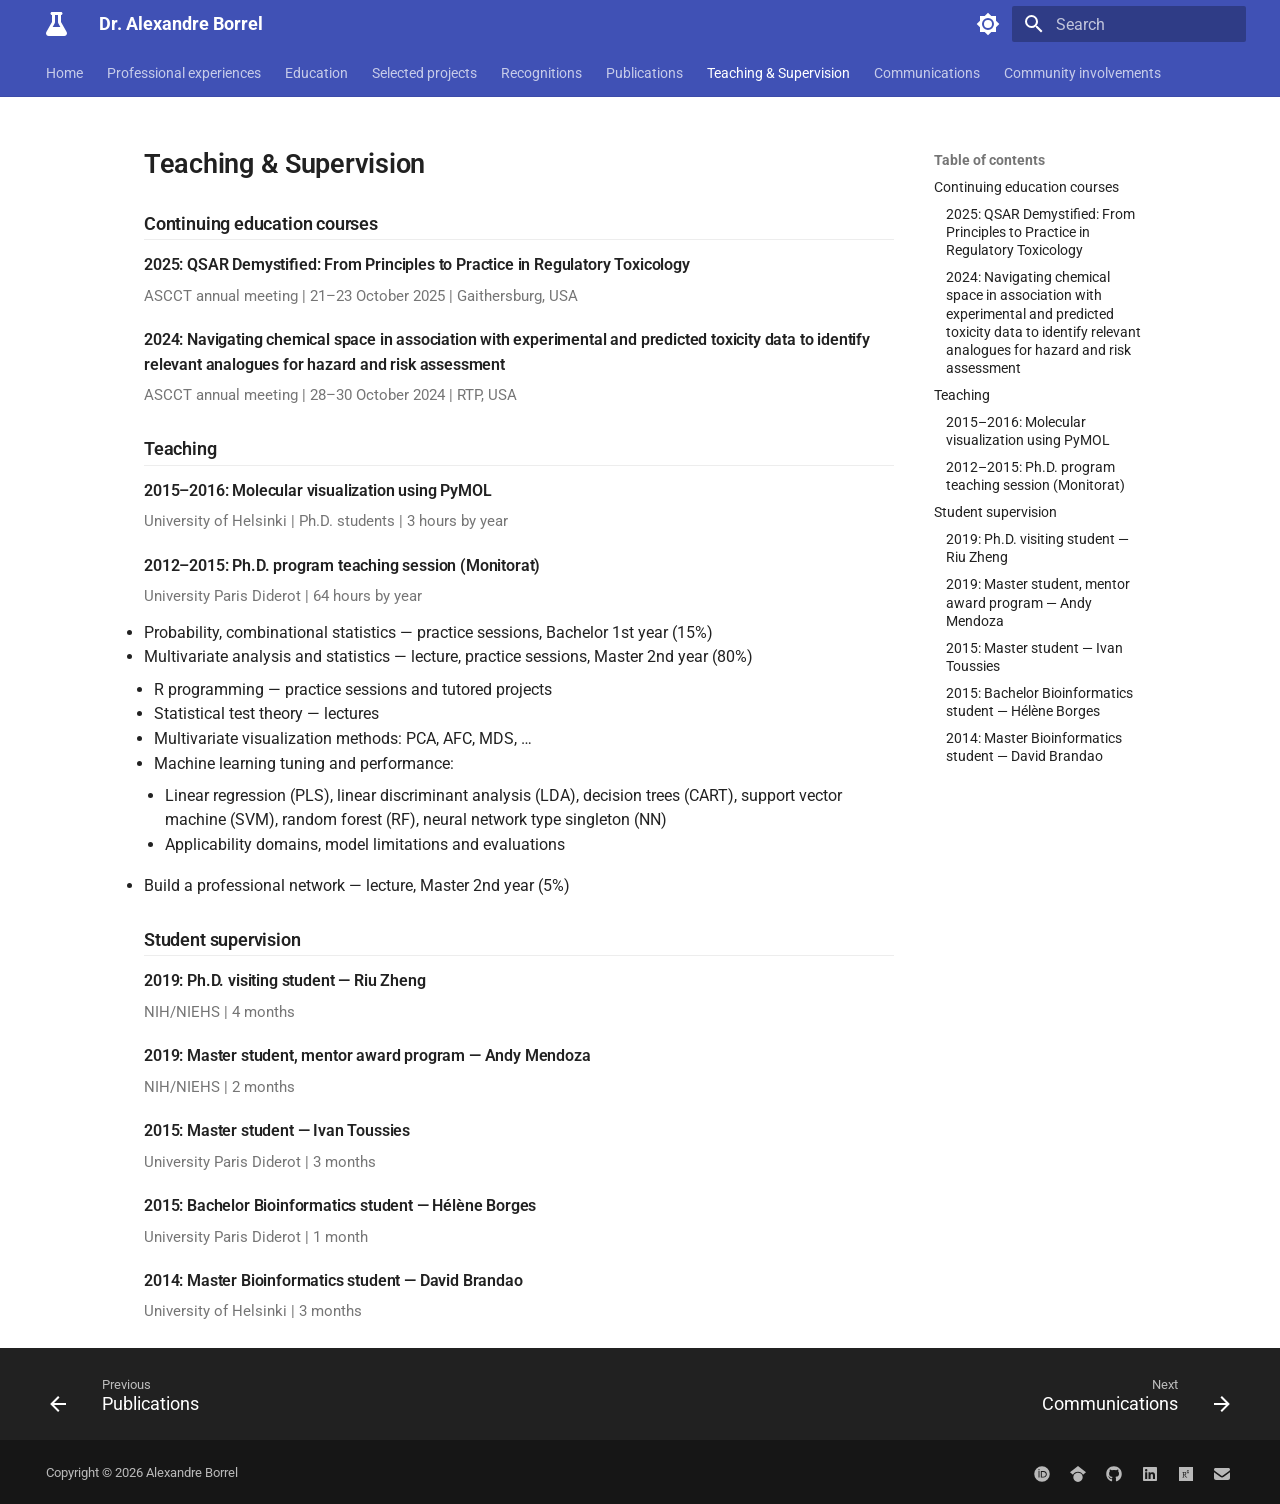
<file: teaching/index.html>
<!doctype html>
<html lang="en" class="no-js">
  <head>
    
      <meta charset="utf-8">
      <meta name="viewport" content="width=device-width,initial-scale=1">
      
        <meta name="description" content="Cheminformatician applying AI, QSAR, and scientific software to toxicology and drug discovery.">
      
      
        <meta name="author" content="Alexandre Borrel">
      
      
        <link rel="canonical" href="https://www.alexborrel.com/teaching/">
      
      
        <link rel="prev" href="../publications/">
      
      
        <link rel="next" href="../communications/">
      
      
        
      
      
      <link rel="icon" href="../assets/images/favicon.png">
      <meta name="generator" content="mkdocs-1.6.1, mkdocs-material-9.7.7">
    
    
      
        <title>Teaching & Supervision - Dr. Alexandre Borrel</title>
      
    
    
      <link rel="stylesheet" href="../assets/stylesheets/main.ec1eaa64.min.css">
      
        
        <link rel="stylesheet" href="../assets/stylesheets/palette.ab4e12ef.min.css">
      
      


    
    
      
    
    
      
        
        
        <link rel="preconnect" href="https://fonts.gstatic.com" crossorigin>
        <link rel="stylesheet" href="https://fonts.googleapis.com/css?family=Roboto:300,300i,400,400i,700,700i%7CRoboto+Mono:400,400i,700,700i&display=fallback">
        <style>:root{--md-text-font:"Roboto";--md-code-font:"Roboto Mono"}</style>
      
    
    
      <link rel="stylesheet" href="../stylesheets/extra.css">
    
    <script>__md_scope=new URL("..",location),__md_hash=e=>[...e].reduce(((e,_)=>(e<<5)-e+_.charCodeAt(0)),0),__md_get=(e,_=localStorage,t=__md_scope)=>JSON.parse(_.getItem(t.pathname+"."+e)),__md_set=(e,_,t=localStorage,a=__md_scope)=>{try{t.setItem(a.pathname+"."+e,JSON.stringify(_))}catch(e){}}</script>
    
      

    
    
  </head>
  
  
    
    
      
    
    
    
    
    <body dir="ltr" data-md-color-scheme="default" data-md-color-primary="indigo" data-md-color-accent="indigo">
  
    
    <input class="md-toggle" data-md-toggle="drawer" type="checkbox" id="__drawer" autocomplete="off">
    <input class="md-toggle" data-md-toggle="search" type="checkbox" id="__search" autocomplete="off">
    <label class="md-overlay" for="__drawer"></label>
    <div data-md-component="skip">
      
        
        <a href="#teaching-supervision" class="md-skip">
          Skip to content
        </a>
      
    </div>
    <div data-md-component="announce">
      
    </div>
    
    
      

  

<header class="md-header md-header--shadow md-header--lifted" data-md-component="header">
  <nav class="md-header__inner md-grid" aria-label="Header">
    <a href=".." title="Dr. Alexandre Borrel" class="md-header__button md-logo" aria-label="Dr. Alexandre Borrel" data-md-component="logo">
      
  
  <svg xmlns="http://www.w3.org/2000/svg" viewBox="0 0 448 512"><!--! Font Awesome Free 7.1.0 by @fontawesome - https://fontawesome.com License - https://fontawesome.com/license/free (Icons: CC BY 4.0, Fonts: SIL OFL 1.1, Code: MIT License) Copyright 2025 Fonticons, Inc.--><path d="M288 0H128c-17.7 0-32 14.3-32 32s14.3 32 32 32v151.5L7.5 426.3C2.6 435 0 444.7 0 454.7 0 486.4 25.6 512 57.3 512h333.4c31.6 0 57.3-25.6 57.3-57.3 0-10-2.6-19.8-7.5-28.4L320 215.5V64c17.7 0 32-14.3 32-32S337.7 0 320 0zm-96 215.5V64h64v151.5c0 11.1 2.9 22.1 8.4 31.8L306 320H142l41.6-72.7c5.5-9.7 8.4-20.6 8.4-31.8"/></svg>

    </a>
    <label class="md-header__button md-icon" for="__drawer">
      
      <svg xmlns="http://www.w3.org/2000/svg" viewBox="0 0 24 24"><path d="M3 6h18v2H3zm0 5h18v2H3zm0 5h18v2H3z"/></svg>
    </label>
    <div class="md-header__title" data-md-component="header-title">
      <div class="md-header__ellipsis">
        <div class="md-header__topic">
          <span class="md-ellipsis">
            Dr. Alexandre Borrel
          </span>
        </div>
        <div class="md-header__topic" data-md-component="header-topic">
          <span class="md-ellipsis">
            
              Teaching & Supervision
            
          </span>
        </div>
      </div>
    </div>
    
      
        <form class="md-header__option" data-md-component="palette">
  
    
    
    
    <input class="md-option" data-md-color-media="(prefers-color-scheme: light)" data-md-color-scheme="default" data-md-color-primary="indigo" data-md-color-accent="indigo"  aria-label="Switch to dark mode"  type="radio" name="__palette" id="__palette_0">
    
      <label class="md-header__button md-icon" title="Switch to dark mode" for="__palette_1" hidden>
        <svg xmlns="http://www.w3.org/2000/svg" viewBox="0 0 24 24"><path d="M12 8a4 4 0 0 0-4 4 4 4 0 0 0 4 4 4 4 0 0 0 4-4 4 4 0 0 0-4-4m0 10a6 6 0 0 1-6-6 6 6 0 0 1 6-6 6 6 0 0 1 6 6 6 6 0 0 1-6 6m8-9.31V4h-4.69L12 .69 8.69 4H4v4.69L.69 12 4 15.31V20h4.69L12 23.31 15.31 20H20v-4.69L23.31 12z"/></svg>
      </label>
    
  
    
    
    
    <input class="md-option" data-md-color-media="(prefers-color-scheme: dark)" data-md-color-scheme="slate" data-md-color-primary="indigo" data-md-color-accent="indigo"  aria-label="Switch to light mode"  type="radio" name="__palette" id="__palette_1">
    
      <label class="md-header__button md-icon" title="Switch to light mode" for="__palette_0" hidden>
        <svg xmlns="http://www.w3.org/2000/svg" viewBox="0 0 24 24"><path d="M12 18c-.89 0-1.74-.2-2.5-.55C11.56 16.5 13 14.42 13 12s-1.44-4.5-3.5-5.45C10.26 6.2 11.11 6 12 6a6 6 0 0 1 6 6 6 6 0 0 1-6 6m8-9.31V4h-4.69L12 .69 8.69 4H4v4.69L.69 12 4 15.31V20h4.69L12 23.31 15.31 20H20v-4.69L23.31 12z"/></svg>
      </label>
    
  
</form>
      
    
    
      <script>var palette=__md_get("__palette");if(palette&&palette.color){if("(prefers-color-scheme)"===palette.color.media){var media=matchMedia("(prefers-color-scheme: light)"),input=document.querySelector(media.matches?"[data-md-color-media='(prefers-color-scheme: light)']":"[data-md-color-media='(prefers-color-scheme: dark)']");palette.color.media=input.getAttribute("data-md-color-media"),palette.color.scheme=input.getAttribute("data-md-color-scheme"),palette.color.primary=input.getAttribute("data-md-color-primary"),palette.color.accent=input.getAttribute("data-md-color-accent")}for(var[key,value]of Object.entries(palette.color))document.body.setAttribute("data-md-color-"+key,value)}</script>
    
    
    
      
      
        <label class="md-header__button md-icon" for="__search">
          
          <svg xmlns="http://www.w3.org/2000/svg" viewBox="0 0 24 24"><path d="M9.5 3A6.5 6.5 0 0 1 16 9.5c0 1.61-.59 3.09-1.56 4.23l.27.27h.79l5 5-1.5 1.5-5-5v-.79l-.27-.27A6.52 6.52 0 0 1 9.5 16 6.5 6.5 0 0 1 3 9.5 6.5 6.5 0 0 1 9.5 3m0 2C7 5 5 7 5 9.5S7 14 9.5 14 14 12 14 9.5 12 5 9.5 5"/></svg>
        </label>
        <div class="md-search" data-md-component="search" role="dialog">
  <label class="md-search__overlay" for="__search"></label>
  <div class="md-search__inner" role="search">
    <form class="md-search__form" name="search">
      <input type="text" class="md-search__input" name="query" aria-label="Search" placeholder="Search" autocapitalize="off" autocorrect="off" autocomplete="off" spellcheck="false" data-md-component="search-query" required>
      <label class="md-search__icon md-icon" for="__search">
        
        <svg xmlns="http://www.w3.org/2000/svg" viewBox="0 0 24 24"><path d="M9.5 3A6.5 6.5 0 0 1 16 9.5c0 1.61-.59 3.09-1.56 4.23l.27.27h.79l5 5-1.5 1.5-5-5v-.79l-.27-.27A6.52 6.52 0 0 1 9.5 16 6.5 6.5 0 0 1 3 9.5 6.5 6.5 0 0 1 9.5 3m0 2C7 5 5 7 5 9.5S7 14 9.5 14 14 12 14 9.5 12 5 9.5 5"/></svg>
        
        <svg xmlns="http://www.w3.org/2000/svg" viewBox="0 0 24 24"><path d="M20 11v2H8l5.5 5.5-1.42 1.42L4.16 12l7.92-7.92L13.5 5.5 8 11z"/></svg>
      </label>
      <nav class="md-search__options" aria-label="Search">
        
        <button type="reset" class="md-search__icon md-icon" title="Clear" aria-label="Clear" tabindex="-1">
          
          <svg xmlns="http://www.w3.org/2000/svg" viewBox="0 0 24 24"><path d="M19 6.41 17.59 5 12 10.59 6.41 5 5 6.41 10.59 12 5 17.59 6.41 19 12 13.41 17.59 19 19 17.59 13.41 12z"/></svg>
        </button>
      </nav>
      
    </form>
    <div class="md-search__output">
      <div class="md-search__scrollwrap" tabindex="0" data-md-scrollfix>
        <div class="md-search-result" data-md-component="search-result">
          <div class="md-search-result__meta">
            Initializing search
          </div>
          <ol class="md-search-result__list" role="presentation"></ol>
        </div>
      </div>
    </div>
  </div>
</div>
      
    
    
  </nav>
  
    
      
<nav class="md-tabs" aria-label="Tabs" data-md-component="tabs">
  <div class="md-grid">
    <ul class="md-tabs__list">
      
        
  
  
  
  
    <li class="md-tabs__item">
      <a href=".." class="md-tabs__link">
        
  
  
    
  
  Home

      </a>
    </li>
  

      
        
  
  
  
  
    <li class="md-tabs__item">
      <a href="../experience/" class="md-tabs__link">
        
  
  
    
  
  Professional experiences

      </a>
    </li>
  

      
        
  
  
  
  
    <li class="md-tabs__item">
      <a href="../education/" class="md-tabs__link">
        
  
  
    
  
  Education

      </a>
    </li>
  

      
        
  
  
  
  
    <li class="md-tabs__item">
      <a href="../projects/" class="md-tabs__link">
        
  
  
    
  
  Selected projects

      </a>
    </li>
  

      
        
  
  
  
  
    <li class="md-tabs__item">
      <a href="../recognitions/" class="md-tabs__link">
        
  
  
    
  
  Recognitions

      </a>
    </li>
  

      
        
  
  
  
  
    <li class="md-tabs__item">
      <a href="../publications/" class="md-tabs__link">
        
  
  
    
  
  Publications

      </a>
    </li>
  

      
        
  
  
  
    
  
  
    <li class="md-tabs__item md-tabs__item--active">
      <a href="./" class="md-tabs__link">
        
  
  
    
  
  Teaching & Supervision

      </a>
    </li>
  

      
        
  
  
  
  
    <li class="md-tabs__item">
      <a href="../communications/" class="md-tabs__link">
        
  
  
    
  
  Communications

      </a>
    </li>
  

      
        
  
  
  
  
    <li class="md-tabs__item">
      <a href="../community/" class="md-tabs__link">
        
  
  
    
  
  Community involvements

      </a>
    </li>
  

      
    </ul>
  </div>
</nav>
    
  
</header>
    
    <div class="md-container" data-md-component="container">
      
      
        
      
      <main class="md-main" data-md-component="main">
        <div class="md-main__inner md-grid">
          
            
              
              <div class="md-sidebar md-sidebar--primary" data-md-component="sidebar" data-md-type="navigation" >
                <div class="md-sidebar__scrollwrap">
                  <div class="md-sidebar__inner">
                    


  


<nav class="md-nav md-nav--primary md-nav--lifted" aria-label="Navigation" data-md-level="0">
  <label class="md-nav__title" for="__drawer">
    <a href=".." title="Dr. Alexandre Borrel" class="md-nav__button md-logo" aria-label="Dr. Alexandre Borrel" data-md-component="logo">
      
  
  <svg xmlns="http://www.w3.org/2000/svg" viewBox="0 0 448 512"><!--! Font Awesome Free 7.1.0 by @fontawesome - https://fontawesome.com License - https://fontawesome.com/license/free (Icons: CC BY 4.0, Fonts: SIL OFL 1.1, Code: MIT License) Copyright 2025 Fonticons, Inc.--><path d="M288 0H128c-17.7 0-32 14.3-32 32s14.3 32 32 32v151.5L7.5 426.3C2.6 435 0 444.7 0 454.7 0 486.4 25.6 512 57.3 512h333.4c31.6 0 57.3-25.6 57.3-57.3 0-10-2.6-19.8-7.5-28.4L320 215.5V64c17.7 0 32-14.3 32-32S337.7 0 320 0zm-96 215.5V64h64v151.5c0 11.1 2.9 22.1 8.4 31.8L306 320H142l41.6-72.7c5.5-9.7 8.4-20.6 8.4-31.8"/></svg>

    </a>
    Dr. Alexandre Borrel
  </label>
  
  <ul class="md-nav__list" data-md-scrollfix>
    
      
      
  
  
  
  
    <li class="md-nav__item">
      <a href=".." class="md-nav__link">
        
  
  
  <span class="md-ellipsis">
    
  
    Home
  

    
  </span>
  
  

      </a>
    </li>
  

    
      
      
  
  
  
  
    <li class="md-nav__item">
      <a href="../experience/" class="md-nav__link">
        
  
  
  <span class="md-ellipsis">
    
  
    Professional experiences
  

    
  </span>
  
  

      </a>
    </li>
  

    
      
      
  
  
  
  
    <li class="md-nav__item">
      <a href="../education/" class="md-nav__link">
        
  
  
  <span class="md-ellipsis">
    
  
    Education
  

    
  </span>
  
  

      </a>
    </li>
  

    
      
      
  
  
  
  
    <li class="md-nav__item">
      <a href="../projects/" class="md-nav__link">
        
  
  
  <span class="md-ellipsis">
    
  
    Selected projects
  

    
  </span>
  
  

      </a>
    </li>
  

    
      
      
  
  
  
  
    <li class="md-nav__item">
      <a href="../recognitions/" class="md-nav__link">
        
  
  
  <span class="md-ellipsis">
    
  
    Recognitions
  

    
  </span>
  
  

      </a>
    </li>
  

    
      
      
  
  
  
  
    <li class="md-nav__item">
      <a href="../publications/" class="md-nav__link">
        
  
  
  <span class="md-ellipsis">
    
  
    Publications
  

    
  </span>
  
  

      </a>
    </li>
  

    
      
      
  
  
    
  
  
  
    <li class="md-nav__item md-nav__item--active">
      
      <input class="md-nav__toggle md-toggle" type="checkbox" id="__toc">
      
      
        
      
      
        <label class="md-nav__link md-nav__link--active" for="__toc">
          
  
  
  <span class="md-ellipsis">
    
  
    Teaching & Supervision
  

    
  </span>
  
  

          <span class="md-nav__icon md-icon"></span>
        </label>
      
      <a href="./" class="md-nav__link md-nav__link--active">
        
  
  
  <span class="md-ellipsis">
    
  
    Teaching & Supervision
  

    
  </span>
  
  

      </a>
      
        

<nav class="md-nav md-nav--secondary" aria-label="Table of contents">
  
  
  
    
  
  
    <label class="md-nav__title" for="__toc">
      <span class="md-nav__icon md-icon"></span>
      Table of contents
    </label>
    <ul class="md-nav__list" data-md-component="toc" data-md-scrollfix>
      
        <li class="md-nav__item">
  <a href="#continuing-education-courses" class="md-nav__link">
    <span class="md-ellipsis">
      
        Continuing education courses
      
    </span>
  </a>
  
    <nav class="md-nav" aria-label="Continuing education courses">
      <ul class="md-nav__list">
        
          <li class="md-nav__item">
  <a href="#2025-qsar-demystified-from-principles-to-practice-in-regulatory-toxicology" class="md-nav__link">
    <span class="md-ellipsis">
      
        2025: QSAR Demystified: From Principles to Practice in Regulatory Toxicology
      
    </span>
  </a>
  
</li>
        
          <li class="md-nav__item">
  <a href="#2024-navigating-chemical-space-in-association-with-experimental-and-predicted-toxicity-data-to-identify-relevant-analogues-for-hazard-and-risk-assessment" class="md-nav__link">
    <span class="md-ellipsis">
      
        2024: Navigating chemical space in association with experimental and predicted toxicity data to identify relevant analogues for hazard and risk assessment
      
    </span>
  </a>
  
</li>
        
      </ul>
    </nav>
  
</li>
      
        <li class="md-nav__item">
  <a href="#teaching" class="md-nav__link">
    <span class="md-ellipsis">
      
        Teaching
      
    </span>
  </a>
  
    <nav class="md-nav" aria-label="Teaching">
      <ul class="md-nav__list">
        
          <li class="md-nav__item">
  <a href="#20152016-molecular-visualization-using-pymol" class="md-nav__link">
    <span class="md-ellipsis">
      
        2015–2016: Molecular visualization using PyMOL
      
    </span>
  </a>
  
</li>
        
          <li class="md-nav__item">
  <a href="#20122015-phd-program-teaching-session-monitorat" class="md-nav__link">
    <span class="md-ellipsis">
      
        2012–2015: Ph.D. program teaching session (Monitorat)
      
    </span>
  </a>
  
</li>
        
      </ul>
    </nav>
  
</li>
      
        <li class="md-nav__item">
  <a href="#student-supervision" class="md-nav__link">
    <span class="md-ellipsis">
      
        Student supervision
      
    </span>
  </a>
  
    <nav class="md-nav" aria-label="Student supervision">
      <ul class="md-nav__list">
        
          <li class="md-nav__item">
  <a href="#2019-phd-visiting-student-riu-zheng" class="md-nav__link">
    <span class="md-ellipsis">
      
        2019: Ph.D. visiting student — Riu Zheng
      
    </span>
  </a>
  
</li>
        
          <li class="md-nav__item">
  <a href="#2019-master-student-mentor-award-program-andy-mendoza" class="md-nav__link">
    <span class="md-ellipsis">
      
        2019: Master student, mentor award program — Andy Mendoza
      
    </span>
  </a>
  
</li>
        
          <li class="md-nav__item">
  <a href="#2015-master-student-ivan-toussies" class="md-nav__link">
    <span class="md-ellipsis">
      
        2015: Master student — Ivan Toussies
      
    </span>
  </a>
  
</li>
        
          <li class="md-nav__item">
  <a href="#2015-bachelor-bioinformatics-student-helene-borges" class="md-nav__link">
    <span class="md-ellipsis">
      
        2015: Bachelor Bioinformatics student — Hélène Borges
      
    </span>
  </a>
  
</li>
        
          <li class="md-nav__item">
  <a href="#2014-master-bioinformatics-student-david-brandao" class="md-nav__link">
    <span class="md-ellipsis">
      
        2014: Master Bioinformatics student — David Brandao
      
    </span>
  </a>
  
</li>
        
      </ul>
    </nav>
  
</li>
      
    </ul>
  
</nav>
      
    </li>
  

    
      
      
  
  
  
  
    <li class="md-nav__item">
      <a href="../communications/" class="md-nav__link">
        
  
  
  <span class="md-ellipsis">
    
  
    Communications
  

    
  </span>
  
  

      </a>
    </li>
  

    
      
      
  
  
  
  
    <li class="md-nav__item">
      <a href="../community/" class="md-nav__link">
        
  
  
  <span class="md-ellipsis">
    
  
    Community involvements
  

    
  </span>
  
  

      </a>
    </li>
  

    
  </ul>
</nav>
                  </div>
                </div>
              </div>
            
            
              
              <div class="md-sidebar md-sidebar--secondary" data-md-component="sidebar" data-md-type="toc" >
                <div class="md-sidebar__scrollwrap">
                  <div class="md-sidebar__inner">
                    

<nav class="md-nav md-nav--secondary" aria-label="Table of contents">
  
  
  
    
  
  
    <label class="md-nav__title" for="__toc">
      <span class="md-nav__icon md-icon"></span>
      Table of contents
    </label>
    <ul class="md-nav__list" data-md-component="toc" data-md-scrollfix>
      
        <li class="md-nav__item">
  <a href="#continuing-education-courses" class="md-nav__link">
    <span class="md-ellipsis">
      
        Continuing education courses
      
    </span>
  </a>
  
    <nav class="md-nav" aria-label="Continuing education courses">
      <ul class="md-nav__list">
        
          <li class="md-nav__item">
  <a href="#2025-qsar-demystified-from-principles-to-practice-in-regulatory-toxicology" class="md-nav__link">
    <span class="md-ellipsis">
      
        2025: QSAR Demystified: From Principles to Practice in Regulatory Toxicology
      
    </span>
  </a>
  
</li>
        
          <li class="md-nav__item">
  <a href="#2024-navigating-chemical-space-in-association-with-experimental-and-predicted-toxicity-data-to-identify-relevant-analogues-for-hazard-and-risk-assessment" class="md-nav__link">
    <span class="md-ellipsis">
      
        2024: Navigating chemical space in association with experimental and predicted toxicity data to identify relevant analogues for hazard and risk assessment
      
    </span>
  </a>
  
</li>
        
      </ul>
    </nav>
  
</li>
      
        <li class="md-nav__item">
  <a href="#teaching" class="md-nav__link">
    <span class="md-ellipsis">
      
        Teaching
      
    </span>
  </a>
  
    <nav class="md-nav" aria-label="Teaching">
      <ul class="md-nav__list">
        
          <li class="md-nav__item">
  <a href="#20152016-molecular-visualization-using-pymol" class="md-nav__link">
    <span class="md-ellipsis">
      
        2015–2016: Molecular visualization using PyMOL
      
    </span>
  </a>
  
</li>
        
          <li class="md-nav__item">
  <a href="#20122015-phd-program-teaching-session-monitorat" class="md-nav__link">
    <span class="md-ellipsis">
      
        2012–2015: Ph.D. program teaching session (Monitorat)
      
    </span>
  </a>
  
</li>
        
      </ul>
    </nav>
  
</li>
      
        <li class="md-nav__item">
  <a href="#student-supervision" class="md-nav__link">
    <span class="md-ellipsis">
      
        Student supervision
      
    </span>
  </a>
  
    <nav class="md-nav" aria-label="Student supervision">
      <ul class="md-nav__list">
        
          <li class="md-nav__item">
  <a href="#2019-phd-visiting-student-riu-zheng" class="md-nav__link">
    <span class="md-ellipsis">
      
        2019: Ph.D. visiting student — Riu Zheng
      
    </span>
  </a>
  
</li>
        
          <li class="md-nav__item">
  <a href="#2019-master-student-mentor-award-program-andy-mendoza" class="md-nav__link">
    <span class="md-ellipsis">
      
        2019: Master student, mentor award program — Andy Mendoza
      
    </span>
  </a>
  
</li>
        
          <li class="md-nav__item">
  <a href="#2015-master-student-ivan-toussies" class="md-nav__link">
    <span class="md-ellipsis">
      
        2015: Master student — Ivan Toussies
      
    </span>
  </a>
  
</li>
        
          <li class="md-nav__item">
  <a href="#2015-bachelor-bioinformatics-student-helene-borges" class="md-nav__link">
    <span class="md-ellipsis">
      
        2015: Bachelor Bioinformatics student — Hélène Borges
      
    </span>
  </a>
  
</li>
        
          <li class="md-nav__item">
  <a href="#2014-master-bioinformatics-student-david-brandao" class="md-nav__link">
    <span class="md-ellipsis">
      
        2014: Master Bioinformatics student — David Brandao
      
    </span>
  </a>
  
</li>
        
      </ul>
    </nav>
  
</li>
      
    </ul>
  
</nav>
                  </div>
                </div>
              </div>
            
          
          
            <div class="md-content" data-md-component="content">
              
              <article class="md-content__inner md-typeset">
                
                  



<h1 id="teaching-supervision">Teaching &amp; Supervision</h1>
<h2 id="continuing-education-courses">Continuing education courses</h2>
<h3 id="2025-qsar-demystified-from-principles-to-practice-in-regulatory-toxicology">2025: QSAR Demystified: From Principles to Practice in Regulatory Toxicology</h3>
<div class="entry-meta">
<p>ASCCT annual meeting | 21–23 October 2025 | Gaithersburg, USA</p>
</div>
<h3 id="2024-navigating-chemical-space-in-association-with-experimental-and-predicted-toxicity-data-to-identify-relevant-analogues-for-hazard-and-risk-assessment">2024: Navigating chemical space in association with experimental and predicted toxicity data to identify relevant analogues for hazard and risk assessment</h3>
<div class="entry-meta">
<p>ASCCT annual meeting | 28–30 October 2024 | RTP, USA</p>
</div>
<h2 id="teaching">Teaching</h2>
<h3 id="20152016-molecular-visualization-using-pymol">2015–2016: Molecular visualization using PyMOL</h3>
<div class="entry-meta">
<p>University of Helsinki | Ph.D. students | 3 hours by year</p>
</div>
<h3 id="20122015-phd-program-teaching-session-monitorat">2012–2015: Ph.D. program teaching session (Monitorat)</h3>
<div class="entry-meta">
<p>University Paris Diderot | 64 hours by year</p>
</div>
<ul>
<li>Probability, combinational statistics — practice sessions, Bachelor 1st year (15%)</li>
<li>Multivariate analysis and statistics — lecture, practice sessions, Master 2nd year (80%)<ul>
<li>R programming — practice sessions and tutored projects</li>
<li>Statistical test theory — lectures</li>
<li>Multivariate visualization methods: PCA, AFC, MDS, …</li>
<li>Machine learning tuning and performance:<ul>
<li>Linear regression (PLS), linear discriminant analysis (LDA), decision trees (CART), support vector machine (SVM), random forest (RF), neural network type singleton (NN)</li>
<li>Applicability domains, model limitations and evaluations</li>
</ul>
</li>
</ul>
</li>
<li>Build a professional network — lecture, Master 2nd year (5%)</li>
</ul>
<h2 id="student-supervision">Student supervision</h2>
<h3 id="2019-phd-visiting-student-riu-zheng">2019: Ph.D. visiting student — Riu Zheng</h3>
<div class="entry-meta">
<p>NIH/NIEHS | 4 months</p>
</div>
<h3 id="2019-master-student-mentor-award-program-andy-mendoza">2019: Master student, mentor award program — Andy Mendoza</h3>
<div class="entry-meta">
<p>NIH/NIEHS | 2 months</p>
</div>
<h3 id="2015-master-student-ivan-toussies">2015: Master student — Ivan Toussies</h3>
<div class="entry-meta">
<p>University Paris Diderot | 3 months</p>
</div>
<h3 id="2015-bachelor-bioinformatics-student-helene-borges">2015: Bachelor Bioinformatics student — Hélène Borges</h3>
<div class="entry-meta">
<p>University Paris Diderot | 1 month</p>
</div>
<h3 id="2014-master-bioinformatics-student-david-brandao">2014: Master Bioinformatics student — David Brandao</h3>
<div class="entry-meta">
<p>University of Helsinki | 3 months</p>
</div>












                
              </article>
            </div>
          
          
<script>var target=document.getElementById(location.hash.slice(1));target&&target.name&&(target.checked=target.name.startsWith("__tabbed_"))</script>
        </div>
        
          <button type="button" class="md-top md-icon" data-md-component="top" hidden>
  
  <svg xmlns="http://www.w3.org/2000/svg" viewBox="0 0 24 24"><path d="M13 20h-2V8l-5.5 5.5-1.42-1.42L12 4.16l7.92 7.92-1.42 1.42L13 8z"/></svg>
  Back to top
</button>
        
      </main>
      
        <footer class="md-footer">
  
    
      
      <nav class="md-footer__inner md-grid" aria-label="Footer" >
        
          
          <a href="../publications/" class="md-footer__link md-footer__link--prev" aria-label="Previous: Publications">
            <div class="md-footer__button md-icon">
              
              <svg xmlns="http://www.w3.org/2000/svg" viewBox="0 0 24 24"><path d="M20 11v2H8l5.5 5.5-1.42 1.42L4.16 12l7.92-7.92L13.5 5.5 8 11z"/></svg>
            </div>
            <div class="md-footer__title">
              <span class="md-footer__direction">
                Previous
              </span>
              <div class="md-ellipsis">
                Publications
              </div>
            </div>
          </a>
        
        
          
          <a href="../communications/" class="md-footer__link md-footer__link--next" aria-label="Next: Communications">
            <div class="md-footer__title">
              <span class="md-footer__direction">
                Next
              </span>
              <div class="md-ellipsis">
                Communications
              </div>
            </div>
            <div class="md-footer__button md-icon">
              
              <svg xmlns="http://www.w3.org/2000/svg" viewBox="0 0 24 24"><path d="M4 11v2h12l-5.5 5.5 1.42 1.42L19.84 12l-7.92-7.92L10.5 5.5 16 11z"/></svg>
            </div>
          </a>
        
      </nav>
    
  
  <div class="md-footer-meta md-typeset">
    <div class="md-footer-meta__inner md-grid">
      <div class="md-copyright">
  
    <div class="md-copyright__highlight">
      Copyright &copy; 2026 Alexandre Borrel
    </div>
  
  
</div>
      
        
<div class="md-social">
  
    
    
    
    
    <a href="https://orcid.org/0000-0001-6499-4540" target="_blank" rel="noopener" title="ORCID" class="md-social__link">
      <svg xmlns="http://www.w3.org/2000/svg" viewBox="0 0 512 512"><!--! Font Awesome Free 7.1.0 by @fontawesome - https://fontawesome.com License - https://fontawesome.com/license/free (Icons: CC BY 4.0, Fonts: SIL OFL 1.1, Code: MIT License) Copyright 2025 Fonticons, Inc.--><path d="M294.7 188.2h-45.9V342h47.5c67.6 0 83.1-51.3 83.1-76.9 0-41.6-26.5-76.9-84.7-76.9M256 8a248 248 0 1 0 0 496 248 248 0 1 0 0-496m-80.8 360.8h-29.8V161.3h29.8zM160.3 98.5a19.6 19.6 0 1 1 0 39.2 19.6 19.6 0 1 1 0-39.2M300 369h-81V161.3h80.6c76.7 0 110.4 54.8 110.4 103.9 0 53.3-41.7 103.9-110 103.9z"/></svg>
    </a>
  
    
    
    
    
    <a href="https://scholar.google.com/scholar?q=author:%22Alexandre+Borrel%22" target="_blank" rel="noopener" title="Google Scholar" class="md-social__link">
      <svg xmlns="http://www.w3.org/2000/svg" viewBox="0 0 512 512"><!--! Font Awesome Free 7.1.0 by @fontawesome - https://fontawesome.com License - https://fontawesome.com/license/free (Icons: CC BY 4.0, Fonts: SIL OFL 1.1, Code: MIT License) Copyright 2025 Fonticons, Inc.--><path d="M390.9 298.5s0 .1.1.1c9.2 19.4 14.4 41.1 14.4 64C405.3 445.1 338.5 512 256 512s-149.3-66.9-149.3-149.3c0-22.9 5.2-44.6 14.4-64 1.7-3.6 3.6-7.2 5.6-10.7q6.6-11.4 15-21.3c27.4-32.6 68.5-53.3 114.4-53.3 33.6 0 64.6 11.1 89.6 29.9 9.1 6.9 17.4 14.7 24.8 23.5 5.6 6.6 10.6 13.8 15 21.3 2 3.4 3.8 7 5.5 10.5zm26.4-18.8c-30.1-58.4-91-98.4-161.3-98.4s-131.2 40-161.3 98.4L0 202.7 256 0l256 202.7-94.7 77.1z"/></svg>
    </a>
  
    
    
    
    
    <a href="https://github.com/ABorrel" target="_blank" rel="noopener" title="GitHub" class="md-social__link">
      <svg xmlns="http://www.w3.org/2000/svg" viewBox="0 0 512 512"><!--! Font Awesome Free 7.1.0 by @fontawesome - https://fontawesome.com License - https://fontawesome.com/license/free (Icons: CC BY 4.0, Fonts: SIL OFL 1.1, Code: MIT License) Copyright 2025 Fonticons, Inc.--><path d="M173.9 397.4c0 2-2.3 3.6-5.2 3.6-3.3.3-5.6-1.3-5.6-3.6 0-2 2.3-3.6 5.2-3.6 3-.3 5.6 1.3 5.6 3.6m-31.1-4.5c-.7 2 1.3 4.3 4.3 4.9 2.6 1 5.6 0 6.2-2s-1.3-4.3-4.3-5.2c-2.6-.7-5.5.3-6.2 2.3m44.2-1.7c-2.9.7-4.9 2.6-4.6 4.9.3 2 2.9 3.3 5.9 2.6 2.9-.7 4.9-2.6 4.6-4.6-.3-1.9-3-3.2-5.9-2.9M252.8 8C114.1 8 8 113.3 8 252c0 110.9 69.8 205.8 169.5 239.2 12.8 2.3 17.3-5.6 17.3-12.1 0-6.2-.3-40.4-.3-61.4 0 0-70 15-84.7-29.8 0 0-11.4-29.1-27.8-36.6 0 0-22.9-15.7 1.6-15.4 0 0 24.9 2 38.6 25.8 21.9 38.6 58.6 27.5 72.9 20.9 2.3-16 8.8-27.1 16-33.7-55.9-6.2-112.3-14.3-112.3-110.5 0-27.5 7.6-41.3 23.6-58.9-2.6-6.5-11.1-33.3 2.6-67.9 20.9-6.5 69 27 69 27 20-5.6 41.5-8.5 62.8-8.5s42.8 2.9 62.8 8.5c0 0 48.1-33.6 69-27 13.7 34.7 5.2 61.4 2.6 67.9 16 17.7 25.8 31.5 25.8 58.9 0 96.5-58.9 104.2-114.8 110.5 9.2 7.9 17 22.9 17 46.4 0 33.7-.3 75.4-.3 83.6 0 6.5 4.6 14.4 17.3 12.1C436.2 457.8 504 362.9 504 252 504 113.3 391.5 8 252.8 8M105.2 352.9c-1.3 1-1 3.3.7 5.2 1.6 1.6 3.9 2.3 5.2 1 1.3-1 1-3.3-.7-5.2-1.6-1.6-3.9-2.3-5.2-1m-10.8-8.1c-.7 1.3.3 2.9 2.3 3.9 1.6 1 3.6.7 4.3-.7.7-1.3-.3-2.9-2.3-3.9-2-.6-3.6-.3-4.3.7m32.4 35.6c-1.6 1.3-1 4.3 1.3 6.2 2.3 2.3 5.2 2.6 6.5 1 1.3-1.3.7-4.3-1.3-6.2-2.2-2.3-5.2-2.6-6.5-1m-11.4-14.7c-1.6 1-1.6 3.6 0 5.9s4.3 3.3 5.6 2.3c1.6-1.3 1.6-3.9 0-6.2-1.4-2.3-4-3.3-5.6-2"/></svg>
    </a>
  
    
    
    
    
    <a href="https://www.linkedin.com/in/alexandre-borrel-0651a736/" target="_blank" rel="noopener" title="LinkedIn" class="md-social__link">
      <svg xmlns="http://www.w3.org/2000/svg" viewBox="0 0 448 512"><!--! Font Awesome Free 7.1.0 by @fontawesome - https://fontawesome.com License - https://fontawesome.com/license/free (Icons: CC BY 4.0, Fonts: SIL OFL 1.1, Code: MIT License) Copyright 2025 Fonticons, Inc.--><path d="M416 32H31.9C14.3 32 0 46.5 0 64.3v383.4C0 465.5 14.3 480 31.9 480H416c17.6 0 32-14.5 32-32.3V64.3c0-17.8-14.4-32.3-32-32.3M135.4 416H69V202.2h66.5V416zM102.2 96a38.5 38.5 0 1 1 0 77 38.5 38.5 0 1 1 0-77m282.1 320h-66.4V312c0-24.8-.5-56.7-34.5-56.7-34.6 0-39.9 27-39.9 54.9V416h-66.4V202.2h63.7v29.2h.9c8.9-16.8 30.6-34.5 62.9-34.5 67.2 0 79.7 44.3 79.7 101.9z"/></svg>
    </a>
  
    
    
    
    
    <a href="https://www.researchgate.net/profile/Alexandre-Borrel/" target="_blank" rel="noopener" title="ResearchGate" class="md-social__link">
      <svg xmlns="http://www.w3.org/2000/svg" viewBox="0 0 448 512"><!--! Font Awesome Free 7.1.0 by @fontawesome - https://fontawesome.com License - https://fontawesome.com/license/free (Icons: CC BY 4.0, Fonts: SIL OFL 1.1, Code: MIT License) Copyright 2025 Fonticons, Inc.--><path d="M0 32v448h448V32zm262.2 334.4c-6.6 3-33.2 6-50-14.2-9.2-10.6-25.3-33.3-42.2-63.6-8.9 0-14.7 0-21.4-.6v46.4c0 23.5 6 21.2 25.8 23.9v8.1c-6.9-.3-23.1-.8-35.6-.8-13.1 0-26.1.6-33.6.8v-8.1c15.5-2.9 22-1.3 22-23.9V225c0-22.6-6.4-21-22-23.9V193c25.8 1 53.1-.6 70.9-.6 31.7 0 55.9 14.4 55.9 45.6 0 21.1-16.7 42.2-39.2 47.5 13.6 24.2 30 45.6 42.2 58.9 7.2 7.8 17.2 14.7 27.2 14.7zm22.9-135c-23.3 0-32.2-15.7-32.2-32.2V167c0-12.2 8.8-30.4 34-30.4s30.4 17.9 30.4 17.9l-10.7 7.2s-5.5-12.5-19.7-12.5c-7.9 0-19.7 7.3-19.7 19.7v26.8c0 13.4 6.6 23.3 17.9 23.3 14.1 0 21.5-10.9 21.5-26.8h-17.9v-10.7h30.4c0 20.5 4.7 49.9-34 49.9m-116.5 44.7c-9.4 0-13.6-.3-20-.8v-69.7c6.4-.6 15-.6 22.5-.6 23.3 0 37.2 12.2 37.2 34.5 0 21.9-15 36.6-39.7 36.6"/></svg>
    </a>
  
    
    
    
    
    <a href="mailto:a.borrel@gmail.com" target="_blank" rel="noopener" title="Email" class="md-social__link">
      <svg xmlns="http://www.w3.org/2000/svg" viewBox="0 0 512 512"><!--! Font Awesome Free 7.1.0 by @fontawesome - https://fontawesome.com License - https://fontawesome.com/license/free (Icons: CC BY 4.0, Fonts: SIL OFL 1.1, Code: MIT License) Copyright 2025 Fonticons, Inc.--><path d="M48 64C21.5 64 0 85.5 0 112c0 15.1 7.1 29.3 19.2 38.4l208 156a48 48 0 0 0 57.6 0l208-156c12.1-9.1 19.2-23.3 19.2-38.4 0-26.5-21.5-48-48-48zM0 196v188c0 35.3 28.7 64 64 64h384c35.3 0 64-28.7 64-64V196L313.6 344.8c-34.1 25.6-81.1 25.6-115.2 0z"/></svg>
    </a>
  
</div>
      
    </div>
  </div>
</footer>
      
    </div>
    <div class="md-dialog" data-md-component="dialog">
      <div class="md-dialog__inner md-typeset"></div>
    </div>
    
    
    
      
      
      <script id="__config" type="application/json">{"annotate": null, "base": "..", "features": ["navigation.tabs", "navigation.tabs.sticky", "navigation.top", "navigation.footer", "search.highlight", "content.tooltips"], "search": "../assets/javascripts/workers/search.2c215733.min.js", "tags": null, "translations": {"clipboard.copied": "Copied to clipboard", "clipboard.copy": "Copy to clipboard", "search.result.more.one": "1 more on this page", "search.result.more.other": "# more on this page", "search.result.none": "No matching documents", "search.result.one": "1 matching document", "search.result.other": "# matching documents", "search.result.placeholder": "Type to start searching", "search.result.term.missing": "Missing", "select.version": "Select version"}, "version": null}</script>
    
    
      <script src="../assets/javascripts/bundle.d7400e89.min.js"></script>
      
    
  </body>
</html>
</file>
<file: stylesheets/extra.css>
/* Shared academic CV layout for every page. */

.md-main__inner {
  max-width: 52rem;
  margin-left: auto;
  margin-right: auto;
}

.md-sidebar--secondary {
  display: none;
}

@media screen and (min-width: 76.25em) {
  .md-sidebar--primary {
    display: none;
  }
}

.md-header {
  box-shadow: none;
  border-bottom: 1px solid var(--md-default-fg-color--lightest);
}

.md-typeset {
  line-height: 1.65;
  font-size: 0.82rem;
}

.md-typeset h1,
.md-typeset h2,
.md-typeset h3 {
  font-weight: 600;
  letter-spacing: -0.01em;
  color: var(--md-default-fg-color);
}

.md-typeset h1 {
  font-size: 1.65em;
  margin: 0 0 0.9rem;
}

.md-typeset h2 {
  font-size: 1.12em;
  margin: 1.55em 0 0.45em;
  padding-bottom: 0.15em;
  border-bottom: 1px solid var(--md-default-fg-color--lightest);
}

.md-typeset h3 {
  font-size: 1em;
  margin: 1.2em 0 0.35em;
  border-bottom: none;
}

.md-typeset p {
  margin: 0 0 0.7em;
}

.md-typeset ul,
.md-typeset ol {
  margin: 0.2em 0 0.85em;
}

.md-typeset li {
  margin: 0.15em 0;
  line-height: 1.65;
}

.md-typeset li p {
  margin: 0.15em 0;
}

.md-typeset .headerlink {
  display: none;
}

.md-typeset .skills-list {
  display: grid;
  grid-template-columns: 1fr 1fr;
  gap: 0.35rem 1.75rem;
  margin: 0.4rem 0 1rem;
  align-items: start;
}

.md-typeset .skill-group h3 {
  font-size: 1.12em;
  font-weight: 600;
  margin: 0.7em 0 0.3em;
  padding-bottom: 0.15em;
  border-bottom: 1px solid var(--md-default-fg-color--lightest);
  letter-spacing: -0.01em;
  color: var(--md-default-fg-color);
}

.md-typeset .skill-group ul {
  margin: 0.1em 0 0.55em;
}

.md-typeset .skill-group li {
  margin: 0.04em 0;
  line-height: 1.4;
}

.md-typeset .home-hero {
  display: flex;
  gap: 1.5rem;
  align-items: flex-start;
  margin: 0 0 1.5rem;
}

.md-typeset img.home-portrait {
  width: 11.5rem;
  max-width: 40%;
  height: auto;
  border-radius: 0.3rem;
  margin: 0;
  flex-shrink: 0;
}

.md-typeset .home-meta {
  color: var(--md-default-fg-color--light);
  margin-bottom: 0;
}

.md-typeset .home-meta p {
  margin: 0.25em 0;
}

.md-typeset .entry-meta {
  color: var(--md-default-fg-color--light);
  font-size: 0.92em;
  margin: 0 0 0.35em;
}

.md-typeset .entry-meta + ul {
  margin: 0.1em 0 0.35em;
}

.md-typeset .entry-meta + ul li {
  margin: 0.05em 0;
  line-height: 1.45;
}

.md-typeset .tool-gallery {
  display: grid;
  grid-template-columns: repeat(5, minmax(0, 1fr));
  gap: 0.75rem;
  margin: 0.8rem 0 1.6rem;
}

.md-typeset a.tool-card {
  display: flex;
  flex-direction: column;
  color: var(--md-default-fg-color);
  text-decoration: none;
  border: 1px solid var(--md-default-fg-color--lightest);
  border-radius: 0.4rem;
  overflow: hidden;
  background: var(--md-default-bg-color);
  transition: transform 0.15s ease, box-shadow 0.15s ease;
}

.md-typeset a.tool-card:hover {
  transform: translateY(-2px);
  box-shadow: 0 4px 14px rgba(0, 0, 0, 0.12);
  color: var(--md-typeset-a-color);
}

.md-typeset a.tool-card img {
  width: 100%;
  aspect-ratio: 16 / 10;
  object-fit: cover;
  object-position: top center;
  margin: 0;
  border-radius: 0;
}

.md-typeset a.tool-card span {
  display: block;
  padding: 0.4rem 0.35rem 0.5rem;
  text-align: center;
  font-size: 0.78rem;
  font-weight: 600;
  line-height: 1.2;
}

@media screen and (max-width: 60em) {
  .md-typeset .tool-gallery {
    grid-template-columns: repeat(3, minmax(0, 1fr));
  }
}

@media screen and (max-width: 44.9375em) {
  .md-typeset .home-hero {
    flex-direction: column;
    align-items: center;
    text-align: center;
  }

  .md-typeset img.home-portrait {
    max-width: 12rem;
    width: 12rem;
  }

  .md-typeset .tool-gallery {
    grid-template-columns: repeat(2, minmax(0, 1fr));
  }

  .md-typeset .skills-list {
    grid-template-columns: 1fr;
  }
}
</file>
<file: assets/stylesheets/main.ec1eaa64.min.css>
@charset "UTF-8";html{-webkit-text-size-adjust:none;-moz-text-size-adjust:none;text-size-adjust:none;box-sizing:border-box}*,:after,:before{box-sizing:inherit}@media (prefers-reduced-motion){*,:after,:before{transition:none!important}}body{margin:0}a,button,input,label{-webkit-tap-highlight-color:transparent}a{color:inherit;text-decoration:none}hr{border:0;box-sizing:initial;display:block;height:.05rem;overflow:visible;padding:0}small{font-size:80%}sub,sup{line-height:1em}img{border-style:none}table{border-collapse:initial;border-spacing:0}td,th{font-weight:400;vertical-align:top}button{background:#0000;border:0;font-family:inherit;font-size:inherit;margin:0;padding:0}input{border:0;outline:none}:root{--md-primary-fg-color:#4051b5;--md-primary-fg-color--light:#5d6cc0;--md-primary-fg-color--dark:#303fa1;--md-primary-bg-color:#fff;--md-primary-bg-color--light:#ffffffb3;--md-accent-fg-color:#526cfe;--md-accent-fg-color--transparent:#526cfe1a;--md-accent-bg-color:#fff;--md-accent-bg-color--light:#ffffffb3}[data-md-color-scheme=default]{color-scheme:light}[data-md-color-scheme=default] img[src$="#gh-dark-mode-only"],[data-md-color-scheme=default] img[src$="#only-dark"]{display:none}:root,[data-md-color-scheme=default]{--md-hue:225deg;--md-default-fg-color:#000000de;--md-default-fg-color--light:#0000008a;--md-default-fg-color--lighter:#00000052;--md-default-fg-color--lightest:#00000012;--md-default-bg-color:#fff;--md-default-bg-color--light:#ffffffb3;--md-default-bg-color--lighter:#ffffff4d;--md-default-bg-color--lightest:#ffffff1f;--md-code-fg-color:#36464e;--md-code-bg-color:#f5f5f5;--md-code-bg-color--light:#f5f5f5b3;--md-code-bg-color--lighter:#f5f5f54d;--md-code-hl-color:#4287ff;--md-code-hl-color--light:#4287ff1a;--md-code-hl-number-color:#d52a2a;--md-code-hl-special-color:#db1457;--md-code-hl-function-color:#a846b9;--md-code-hl-constant-color:#6e59d9;--md-code-hl-keyword-color:#3f6ec6;--md-code-hl-string-color:#1c7d4d;--md-code-hl-name-color:var(--md-code-fg-color);--md-code-hl-operator-color:var(--md-default-fg-color--light);--md-code-hl-punctuation-color:var(--md-default-fg-color--light);--md-code-hl-comment-color:var(--md-default-fg-color--light);--md-code-hl-generic-color:var(--md-default-fg-color--light);--md-code-hl-variable-color:var(--md-default-fg-color--light);--md-typeset-color:var(--md-default-fg-color);--md-typeset-a-color:var(--md-primary-fg-color);--md-typeset-del-color:#f5503d26;--md-typeset-ins-color:#0bd57026;--md-typeset-kbd-color:#fafafa;--md-typeset-kbd-accent-color:#fff;--md-typeset-kbd-border-color:#b8b8b8;--md-typeset-mark-color:#ffff0080;--md-typeset-table-color:#0000001f;--md-typeset-table-color--light:rgba(0,0,0,.035);--md-admonition-fg-color:var(--md-default-fg-color);--md-admonition-bg-color:var(--md-default-bg-color);--md-warning-fg-color:#000000de;--md-warning-bg-color:#ff9;--md-footer-fg-color:#fff;--md-footer-fg-color--light:#ffffffb3;--md-footer-fg-color--lighter:#ffffff73;--md-footer-bg-color:#000000de;--md-footer-bg-color--dark:#00000052;--md-shadow-z1:0 0.2rem 0.5rem #0000000d,0 0 0.05rem #0000001a;--md-shadow-z2:0 0.2rem 0.5rem #0000001a,0 0 0.05rem #00000040;--md-shadow-z3:0 0.2rem 0.5rem #0003,0 0 0.05rem #00000059}.md-icon svg{fill:currentcolor;display:block;height:1.2rem;width:1.2rem}body{-webkit-font-smoothing:antialiased;-moz-osx-font-smoothing:grayscale;--md-text-font-family:var(--md-text-font,_),-apple-system,BlinkMacSystemFont,Helvetica,Arial,sans-serif;--md-code-font-family:var(--md-code-font,_),SFMono-Regular,Consolas,Menlo,monospace}aside,body,input{font-feature-settings:"kern","liga";color:var(--md-typeset-color);font-family:var(--md-text-font-family)}code,kbd,pre{font-feature-settings:"kern";font-family:var(--md-code-font-family)}:root{--md-typeset-table-sort-icon:url('data:image/svg+xml;charset=utf-8,<svg xmlns="http://www.w3.org/2000/svg" viewBox="0 0 24 24"><path d="m18 21-4-4h3V7h-3l4-4 4 4h-3v10h3M2 19v-2h10v2M2 13v-2h7v2M2 7V5h4v2z"/></svg>');--md-typeset-table-sort-icon--asc:url('data:image/svg+xml;charset=utf-8,<svg xmlns="http://www.w3.org/2000/svg" viewBox="0 0 24 24"><path d="M19 17h3l-4 4-4-4h3V3h2M2 17h10v2H2M6 5v2H2V5m0 6h7v2H2z"/></svg>');--md-typeset-table-sort-icon--desc:url('data:image/svg+xml;charset=utf-8,<svg xmlns="http://www.w3.org/2000/svg" viewBox="0 0 24 24"><path d="M19 7h3l-4-4-4 4h3v14h2M2 17h10v2H2M6 5v2H2V5m0 6h7v2H2z"/></svg>')}.md-typeset{-webkit-print-color-adjust:exact;color-adjust:exact;font-size:.8rem;line-height:1.6;overflow-wrap:break-word}@media print{.md-typeset{font-size:.68rem}}.md-typeset blockquote,.md-typeset dl,.md-typeset figure,.md-typeset ol,.md-typeset pre,.md-typeset ul{margin-bottom:1em;margin-top:1em}.md-typeset h1{color:var(--md-default-fg-color--light);font-size:2em;line-height:1.3;margin:0 0 1.25em}.md-typeset h1,.md-typeset h2{font-weight:300;letter-spacing:-.01em}.md-typeset h2{font-size:1.5625em;line-height:1.4;margin:1.6em 0 .64em}.md-typeset h3{font-size:1.25em;font-weight:400;letter-spacing:-.01em;line-height:1.5;margin:1.6em 0 .8em}.md-typeset h2+h3{margin-top:.8em}.md-typeset h4{font-weight:700;letter-spacing:-.01em;margin:1em 0}.md-typeset h5,.md-typeset h6{color:var(--md-default-fg-color--light);font-size:.8em;font-weight:700;letter-spacing:-.01em;margin:1.25em 0}.md-typeset h5{text-transform:uppercase}.md-typeset h5 code{text-transform:none}.md-typeset hr{border-bottom:.05rem solid var(--md-default-fg-color--lightest);display:flow-root;margin:1.5em 0}.md-typeset a{color:var(--md-typeset-a-color);word-break:break-word}.md-typeset a,.md-typeset a:before{transition:color 125ms}.md-typeset a:focus,.md-typeset a:hover{color:var(--md-accent-fg-color)}.md-typeset a:focus code,.md-typeset a:hover code{background-color:var(--md-accent-fg-color--transparent);color:var(--md-accent-fg-color)}.md-typeset a code{color:var(--md-typeset-a-color)}.md-typeset a.focus-visible{outline-color:var(--md-accent-fg-color);outline-offset:.2rem}.md-typeset code,.md-typeset kbd,.md-typeset pre{color:var(--md-code-fg-color);direction:ltr;font-variant-ligatures:none;transition:background-color 125ms}@media print{.md-typeset code,.md-typeset kbd,.md-typeset pre{white-space:pre-wrap}}.md-typeset code{background-color:var(--md-code-bg-color);border-radius:.1rem;-webkit-box-decoration-break:clone;box-decoration-break:clone;font-size:.85em;padding:0 .2941176471em;transition:color 125ms,background-color 125ms;word-break:break-word}.md-typeset code:not(.focus-visible){-webkit-tap-highlight-color:transparent;outline:none}.md-typeset pre{display:flow-root;line-height:1.4;position:relative}.md-typeset pre>code{-webkit-box-decoration-break:slice;box-decoration-break:slice;box-shadow:none;display:block;margin:0;outline-color:var(--md-accent-fg-color);overflow:auto;padding:.7720588235em 1.1764705882em;scrollbar-color:var(--md-default-fg-color--lighter) #0000;scrollbar-width:thin;touch-action:auto;word-break:normal}.md-typeset pre>code:hover{scrollbar-color:var(--md-accent-fg-color) #0000}.md-typeset pre>code::-webkit-scrollbar{height:.2rem;width:.2rem}.md-typeset pre>code::-webkit-scrollbar-thumb{background-color:var(--md-default-fg-color--lighter)}.md-typeset pre>code::-webkit-scrollbar-thumb:hover{background-color:var(--md-accent-fg-color)}.md-typeset kbd{background-color:var(--md-typeset-kbd-color);border-radius:.1rem;box-shadow:0 .1rem 0 .05rem var(--md-typeset-kbd-border-color),0 .1rem 0 var(--md-typeset-kbd-border-color),0 -.1rem .2rem var(--md-typeset-kbd-accent-color) inset;color:var(--md-default-fg-color);display:inline-block;font-size:.75em;padding:0 .6666666667em;vertical-align:text-top;word-break:break-word}.md-typeset mark{background-color:var(--md-typeset-mark-color);-webkit-box-decoration-break:clone;box-decoration-break:clone;color:inherit;word-break:break-word}.md-typeset abbr{cursor:help;text-decoration:none}.md-typeset [data-preview],.md-typeset abbr{border-bottom:.05rem dotted var(--md-default-fg-color--light)}.md-typeset small{opacity:.75}[dir=ltr] .md-typeset sub,[dir=ltr] .md-typeset sup{margin-left:.078125em}[dir=rtl] .md-typeset sub,[dir=rtl] .md-typeset sup{margin-right:.078125em}[dir=ltr] .md-typeset blockquote{padding-left:.6rem}[dir=rtl] .md-typeset blockquote{padding-right:.6rem}[dir=ltr] .md-typeset blockquote{border-left:.2rem solid var(--md-default-fg-color--lighter)}[dir=rtl] .md-typeset blockquote{border-right:.2rem solid var(--md-default-fg-color--lighter)}.md-typeset blockquote{color:var(--md-default-fg-color--light);margin-left:0;margin-right:0}.md-typeset ul{list-style-type:disc}.md-typeset ul[type]{list-style-type:revert-layer}[dir=ltr] .md-typeset ol,[dir=ltr] .md-typeset ul{margin-left:.625em}[dir=rtl] .md-typeset ol,[dir=rtl] .md-typeset ul{margin-right:.625em}.md-typeset ol,.md-typeset ul{padding:0}.md-typeset ol:not([hidden]),.md-typeset ul:not([hidden]){display:flow-root}.md-typeset ol ol,.md-typeset ul ol{list-style-type:lower-alpha}.md-typeset ol ol ol,.md-typeset ul ol ol{list-style-type:lower-roman}.md-typeset ol ol ol ol,.md-typeset ul ol ol ol{list-style-type:upper-alpha}.md-typeset ol ol ol ol ol,.md-typeset ul ol ol ol ol{list-style-type:upper-roman}.md-typeset ol[type],.md-typeset ul[type]{list-style-type:revert-layer}[dir=ltr] .md-typeset ol li,[dir=ltr] .md-typeset ul li{margin-left:1.25em}[dir=rtl] .md-typeset ol li,[dir=rtl] .md-typeset ul li{margin-right:1.25em}.md-typeset ol li,.md-typeset ul li{margin-bottom:.5em}.md-typeset ol li blockquote,.md-typeset ol li p,.md-typeset ul li blockquote,.md-typeset ul li p{margin:.5em 0}.md-typeset ol li:last-child,.md-typeset ul li:last-child{margin-bottom:0}[dir=ltr] .md-typeset ol li ol,[dir=ltr] .md-typeset ol li ul,[dir=ltr] .md-typeset ul li ol,[dir=ltr] .md-typeset ul li ul{margin-left:.625em}[dir=rtl] .md-typeset ol li ol,[dir=rtl] .md-typeset ol li ul,[dir=rtl] .md-typeset ul li ol,[dir=rtl] .md-typeset ul li ul{margin-right:.625em}.md-typeset ol li ol,.md-typeset ol li ul,.md-typeset ul li ol,.md-typeset ul li ul{margin-bottom:.5em;margin-top:.5em}[dir=ltr] .md-typeset dd{margin-left:1.875em}[dir=rtl] .md-typeset dd{margin-right:1.875em}.md-typeset dd{margin-bottom:1.5em;margin-top:1em}.md-typeset img,.md-typeset svg,.md-typeset video{height:auto;max-width:100%}.md-typeset img[align=left]{margin:1em 1em 1em 0}.md-typeset img[align=right]{margin:1em 0 1em 1em}.md-typeset img[align]:only-child{margin-top:0}.md-typeset figure{display:flow-root;margin:1em auto;max-width:100%;text-align:center;width:fit-content}.md-typeset figure img{display:block;margin:0 auto}.md-typeset figcaption{font-style:italic;margin:1em auto;max-width:24rem}.md-typeset iframe{max-width:100%}.md-typeset table:not([class]){background-color:var(--md-default-bg-color);border:.05rem solid var(--md-typeset-table-color);border-radius:.1rem;display:inline-block;font-size:.64rem;max-width:100%;overflow:auto;touch-action:auto}@media print{.md-typeset table:not([class]){display:table}}.md-typeset table:not([class])+*{margin-top:1.5em}.md-typeset table:not([class]) td>:first-child,.md-typeset table:not([class]) th>:first-child{margin-top:0}.md-typeset table:not([class]) td>:last-child,.md-typeset table:not([class]) th>:last-child{margin-bottom:0}.md-typeset table:not([class]) td:not([align]),.md-typeset table:not([class]) th:not([align]){text-align:left}[dir=rtl] .md-typeset table:not([class]) td:not([align]),[dir=rtl] .md-typeset table:not([class]) th:not([align]){text-align:right}.md-typeset table:not([class]) th{font-weight:700;min-width:5rem;padding:.9375em 1.25em;vertical-align:top}.md-typeset table:not([class]) td{border-top:.05rem solid var(--md-typeset-table-color);padding:.9375em 1.25em;vertical-align:top}.md-typeset table:not([class]) tbody tr{transition:background-color 125ms}.md-typeset table:not([class]) tbody tr:hover{background-color:var(--md-typeset-table-color--light);box-shadow:0 .05rem 0 var(--md-default-bg-color) inset}.md-typeset table:not([class]) a{word-break:normal}.md-typeset table th[role=columnheader]{cursor:pointer}[dir=ltr] .md-typeset table th[role=columnheader]:after{margin-left:.5em}[dir=rtl] .md-typeset table th[role=columnheader]:after{margin-right:.5em}.md-typeset table th[role=columnheader]:after{content:"";display:inline-block;height:1.2em;-webkit-mask-image:var(--md-typeset-table-sort-icon);mask-image:var(--md-typeset-table-sort-icon);-webkit-mask-repeat:no-repeat;mask-repeat:no-repeat;-webkit-mask-size:contain;mask-size:contain;transition:background-color 125ms;vertical-align:text-bottom;width:1.2em}.md-typeset table th[role=columnheader]:hover:after{background-color:var(--md-default-fg-color--lighter)}.md-typeset table th[role=columnheader][aria-sort=ascending]:after{background-color:var(--md-default-fg-color--light);-webkit-mask-image:var(--md-typeset-table-sort-icon--asc);mask-image:var(--md-typeset-table-sort-icon--asc)}.md-typeset table th[role=columnheader][aria-sort=descending]:after{background-color:var(--md-default-fg-color--light);-webkit-mask-image:var(--md-typeset-table-sort-icon--desc);mask-image:var(--md-typeset-table-sort-icon--desc)}.md-typeset__scrollwrap{margin:1em -.8rem;overflow-x:auto;touch-action:auto}.md-typeset__table{display:inline-block;margin-bottom:.5em;padding:0 .8rem}@media print{.md-typeset__table{display:block}}html .md-typeset__table table{display:table;margin:0;overflow:hidden;width:100%}@media screen and (max-width:44.984375em){.md-content__inner>pre{margin:1em -.8rem}.md-content__inner>pre code{border-radius:0}}.md-typeset .md-author{border-radius:100%;display:block;flex-shrink:0;height:1.6rem;overflow:hidden;position:relative;transition:color 125ms,transform 125ms;width:1.6rem}.md-typeset .md-author img{display:block}.md-typeset .md-author--more{background:var(--md-default-fg-color--lightest);color:var(--md-default-fg-color--lighter);font-size:.6rem;font-weight:700;line-height:1.6rem;text-align:center}.md-typeset .md-author--long{height:2.4rem;width:2.4rem}.md-typeset a.md-author{transform:scale(1)}.md-typeset a.md-author img{border-radius:100%;filter:grayscale(100%) opacity(75%);transition:filter 125ms}.md-typeset a.md-author:focus,.md-typeset a.md-author:hover{transform:scale(1.1);z-index:1}.md-typeset a.md-author:focus img,.md-typeset a.md-author:hover img{filter:grayscale(0)}.md-banner{background-color:var(--md-footer-bg-color);color:var(--md-footer-fg-color);overflow:auto}@media print{.md-banner{display:none}}.md-banner--warning{background-color:var(--md-warning-bg-color);color:var(--md-warning-fg-color)}.md-banner__inner{font-size:.7rem;margin:.6rem auto;padding:0 .8rem}[dir=ltr] .md-banner__button{float:right}[dir=rtl] .md-banner__button{float:left}.md-banner__button{color:inherit;cursor:pointer;transition:opacity .25s}.no-js .md-banner__button{display:none}.md-banner__button:hover{opacity:.7}html{font-size:125%;height:100%;overflow-x:hidden}@media screen and (min-width:100em){html{font-size:137.5%}}@media screen and (min-width:125em){html{font-size:150%}}body{background-color:var(--md-default-bg-color);display:flex;flex-direction:column;font-size:.5rem;min-height:100%;position:relative;width:100%}@media print{body{display:block}}@media screen and (max-width:59.984375em){body[data-md-scrolllock]{position:fixed}}.md-grid{margin-left:auto;margin-right:auto;max-width:61rem}.md-container{display:flex;flex-direction:column;flex-grow:1}@media print{.md-container{display:block}}.md-main{flex-grow:1}.md-main__inner{display:flex;height:100%;margin-top:1.5rem}.md-ellipsis{overflow:hidden;text-overflow:ellipsis}.md-toggle{display:none}.md-option{height:0;opacity:0;position:absolute;width:0}.md-option:checked+label:not([hidden]){display:block}.md-option.focus-visible+label{outline-color:var(--md-accent-fg-color);outline-style:auto}.md-skip{background-color:var(--md-default-fg-color);border-radius:.1rem;color:var(--md-default-bg-color);font-size:.64rem;margin:.5rem;opacity:0;outline-color:var(--md-accent-fg-color);padding:.3rem .5rem;position:fixed;transform:translateY(.4rem);z-index:-1}.md-skip:focus{opacity:1;transform:translateY(0);transition:transform .25s cubic-bezier(.4,0,.2,1),opacity 175ms 75ms;z-index:10}@page{margin:25mm}:root{--md-clipboard-icon:url('data:image/svg+xml;charset=utf-8,<svg xmlns="http://www.w3.org/2000/svg" viewBox="0 0 24 24"><path d="M19 21H8V7h11m0-2H8a2 2 0 0 0-2 2v14a2 2 0 0 0 2 2h11a2 2 0 0 0 2-2V7a2 2 0 0 0-2-2m-3-4H4a2 2 0 0 0-2 2v14h2V3h12z"/></svg>')}.md-clipboard{border-radius:.1rem;color:var(--md-default-fg-color--lightest);cursor:pointer;height:1.5em;outline-color:var(--md-accent-fg-color);outline-offset:.1rem;transition:color .25s;width:1.5em;z-index:1}@media print{.md-clipboard{display:none}}.md-clipboard:not(.focus-visible){-webkit-tap-highlight-color:transparent;outline:none}:hover>.md-clipboard{color:var(--md-default-fg-color--light)}.md-clipboard:focus,.md-clipboard:hover{color:var(--md-accent-fg-color)}.md-clipboard:after{background-color:currentcolor;content:"";display:block;height:1.125em;margin:0 auto;-webkit-mask-image:var(--md-clipboard-icon);mask-image:var(--md-clipboard-icon);-webkit-mask-position:center;mask-position:center;-webkit-mask-repeat:no-repeat;mask-repeat:no-repeat;-webkit-mask-size:contain;mask-size:contain;width:1.125em}.md-clipboard--inline{cursor:pointer}.md-clipboard--inline code{transition:color .25s,background-color .25s}.md-clipboard--inline:focus code,.md-clipboard--inline:hover code{background-color:var(--md-accent-fg-color--transparent);color:var(--md-accent-fg-color)}:root{--md-code-select-icon:url('data:image/svg+xml;charset=utf-8,<svg xmlns="http://www.w3.org/2000/svg" viewBox="0 0 24 24"><path d="M19 19h-4v2h4c1.1 0 2-.9 2-2v-4h-2m0-12h-4v2h4v4h2V5c0-1.1-.9-2-2-2M5 5h4V3H5c-1.1 0-2 .9-2 2v4h2m0 6H3v4c0 1.1.9 2 2 2h4v-2H5zm2-4h2v2H7zm4 0h2v2h-2zm4 0h2v2h-2zM7 7h2v2H7zm4 0h2v2h-2zm4 0h2v2h-2zm-8 8h2v2H7zm4 0h2v2h-2zm4 0h2v2h-2z"/></svg>');--md-code-copy-icon:url('data:image/svg+xml;charset=utf-8,<svg xmlns="http://www.w3.org/2000/svg" viewBox="0 0 24 24"><path d="M19 21H8V7h11m0-2H8a2 2 0 0 0-2 2v14a2 2 0 0 0 2 2h11a2 2 0 0 0 2-2V7a2 2 0 0 0-2-2m-3-4H4a2 2 0 0 0-2 2v14h2V3h12z"/></svg>')}.md-typeset .md-code__content{display:grid}.md-code__nav{background-color:var(--md-code-bg-color--lighter);border-radius:.1rem;display:flex;gap:.2rem;padding:.2rem;position:absolute;right:.25em;top:.25em;transition:background-color .25s;z-index:1}:hover>.md-code__nav{background-color:var(--md-code-bg-color--light)}.md-code__button{color:var(--md-default-fg-color--lightest);cursor:pointer;display:block;height:1.5em;outline-color:var(--md-accent-fg-color);outline-offset:.1rem;transition:color .25s;width:1.5em}:hover>*>.md-code__button{color:var(--md-default-fg-color--light)}.md-code__button.focus-visible,.md-code__button:hover{color:var(--md-accent-fg-color)}.md-code__button--active{color:var(--md-default-fg-color)!important}.md-code__button:after{background-color:currentcolor;content:"";display:block;height:1.125em;margin:0 auto;-webkit-mask-position:center;mask-position:center;-webkit-mask-repeat:no-repeat;mask-repeat:no-repeat;-webkit-mask-size:contain;mask-size:contain;width:1.125em}.md-code__button[data-md-type=select]:after{-webkit-mask-image:var(--md-code-select-icon);mask-image:var(--md-code-select-icon)}.md-code__button[data-md-type=copy]:after{-webkit-mask-image:var(--md-code-copy-icon);mask-image:var(--md-code-copy-icon)}@keyframes consent{0%{opacity:0;transform:translateY(100%)}to{opacity:1;transform:translateY(0)}}@keyframes overlay{0%{opacity:0}to{opacity:1}}.md-consent__overlay{animation:overlay .25s both;-webkit-backdrop-filter:blur(.1rem);backdrop-filter:blur(.1rem);background-color:#0000008a;height:100%;opacity:1;position:fixed;top:0;width:100%;z-index:5}.md-consent__inner{animation:consent .5s cubic-bezier(.1,.7,.1,1) both;background-color:var(--md-default-bg-color);border:0;border-radius:.1rem;bottom:0;box-shadow:0 0 .2rem #0000001a,0 .2rem .4rem #0003;max-height:100%;overflow:auto;padding:0;position:fixed;width:100%;z-index:5}.md-consent__form{padding:.8rem}.md-consent__settings{display:none;margin:1em 0}input:checked+.md-consent__settings{display:block}.md-consent__controls{margin-bottom:.8rem}.md-typeset .md-consent__controls .md-button{display:inline}@media screen and (max-width:44.984375em){.md-typeset .md-consent__controls .md-button{display:block;margin-top:.4rem;text-align:center;width:100%}}.md-consent label{cursor:pointer}.md-content{flex-grow:1;min-width:0}.md-content__inner{margin:0 .8rem 1.2rem;padding-top:.6rem}@media screen and (min-width:76.25em){[dir=ltr] .md-sidebar--primary:not([hidden])~.md-content>.md-content__inner{margin-left:1.2rem}[dir=ltr] .md-sidebar--secondary:not([hidden])~.md-content>.md-content__inner,[dir=rtl] .md-sidebar--primary:not([hidden])~.md-content>.md-content__inner{margin-right:1.2rem}[dir=rtl] .md-sidebar--secondary:not([hidden])~.md-content>.md-content__inner{margin-left:1.2rem}}.md-content__inner:before{content:"";display:block;height:.4rem}.md-content__inner>:last-child{margin-bottom:0}[dir=ltr] .md-content__button{float:right}[dir=rtl] .md-content__button{float:left}[dir=ltr] .md-content__button{margin-left:.4rem}[dir=rtl] .md-content__button{margin-right:.4rem}.md-content__button{margin:.4rem 0;padding:0}@media print{.md-content__button{display:none}}.md-typeset .md-content__button{color:var(--md-default-fg-color--lighter)}.md-content__button svg{display:inline;vertical-align:top}[dir=rtl] .md-content__button svg{transform:scaleX(-1)}[dir=ltr] .md-dialog{right:.8rem}[dir=rtl] .md-dialog{left:.8rem}.md-dialog{background-color:var(--md-default-fg-color);border-radius:.1rem;bottom:.8rem;box-shadow:var(--md-shadow-z3);min-width:11.1rem;opacity:0;padding:.4rem .6rem;pointer-events:none;position:fixed;transform:translateY(100%);transition:transform 0ms .4s,opacity .4s;z-index:4}@media print{.md-dialog{display:none}}.md-dialog--active{opacity:1;pointer-events:auto;transform:translateY(0);transition:transform .4s cubic-bezier(.075,.85,.175,1),opacity .4s}.md-dialog__inner{color:var(--md-default-bg-color);font-size:.7rem}.md-feedback{margin:2em 0 1em;text-align:center}.md-feedback fieldset{border:none;margin:0;padding:0}.md-feedback__title{font-weight:700;margin:1em auto}.md-feedback__inner{position:relative}.md-feedback__list{display:flex;flex-wrap:wrap;place-content:baseline center;position:relative}.md-feedback__list:hover .md-icon:not(:disabled){color:var(--md-default-fg-color--lighter)}:disabled .md-feedback__list{min-height:1.8rem}.md-feedback__icon{color:var(--md-default-fg-color--light);cursor:pointer;flex-shrink:0;margin:0 .1rem;transition:color 125ms}.md-feedback__icon:not(:disabled).md-icon:hover{color:var(--md-accent-fg-color)}.md-feedback__icon:disabled{color:var(--md-default-fg-color--lightest);pointer-events:none}.md-feedback__note{opacity:0;position:relative;transform:translateY(.4rem);transition:transform .4s cubic-bezier(.1,.7,.1,1),opacity .15s}.md-feedback__note>*{margin:0 auto;max-width:16rem}:disabled .md-feedback__note{opacity:1;transform:translateY(0)}@media print{.md-feedback{display:none}}.md-footer{background-color:var(--md-footer-bg-color);color:var(--md-footer-fg-color)}@media print{.md-footer{display:none}}.md-footer__inner{justify-content:space-between;overflow:auto;padding:.2rem}.md-footer__inner:not([hidden]){display:flex}.md-footer__link{align-items:end;display:flex;flex-grow:0.01;margin-bottom:.4rem;margin-top:1rem;max-width:100%;outline-color:var(--md-accent-fg-color);overflow:hidden;transition:opacity .25s}.md-footer__link:focus,.md-footer__link:hover{opacity:.7}[dir=rtl] .md-footer__link svg{transform:scaleX(-1)}@media screen and (max-width:44.984375em){.md-footer__link--prev{flex-shrink:0}.md-footer__link--prev .md-footer__title{display:none}}[dir=ltr] .md-footer__link--next{margin-left:auto}[dir=rtl] .md-footer__link--next{margin-right:auto}.md-footer__link--next{text-align:right}[dir=rtl] .md-footer__link--next{text-align:left}.md-footer__title{flex-grow:1;font-size:.9rem;margin-bottom:.7rem;max-width:calc(100% - 2.4rem);padding:0 1rem;white-space:nowrap}.md-footer__button{margin:.2rem;padding:.4rem}.md-footer__direction{font-size:.64rem;opacity:.7}.md-footer-meta{background-color:var(--md-footer-bg-color--dark)}.md-footer-meta__inner{display:flex;flex-wrap:wrap;justify-content:space-between;padding:.2rem}html .md-footer-meta.md-typeset a{color:var(--md-footer-fg-color--light)}html .md-footer-meta.md-typeset a:focus,html .md-footer-meta.md-typeset a:hover{color:var(--md-footer-fg-color)}.md-copyright{color:var(--md-footer-fg-color--lighter);font-size:.64rem;margin:auto .6rem;padding:.4rem 0;width:100%}@media screen and (min-width:45em){.md-copyright{width:auto}}.md-copyright__highlight{color:var(--md-footer-fg-color--light)}.md-social{display:inline-flex;gap:.2rem;margin:0 .4rem;padding:.2rem 0 .6rem}@media screen and (min-width:45em){.md-social{padding:.6rem 0}}.md-social__link{display:inline-block;height:1.6rem;text-align:center;width:1.6rem}.md-social__link:before{line-height:1.9}.md-social__link svg{fill:currentcolor;max-height:.8rem;vertical-align:-25%}.md-typeset .md-button{border:.1rem solid;border-radius:.1rem;color:var(--md-primary-fg-color);cursor:pointer;display:inline-block;font-weight:700;padding:.625em 2em;transition:color 125ms,background-color 125ms,border-color 125ms}.md-typeset .md-button--primary{background-color:var(--md-primary-fg-color);border-color:var(--md-primary-fg-color);color:var(--md-primary-bg-color)}.md-typeset .md-button:focus,.md-typeset .md-button:hover{background-color:var(--md-accent-fg-color);border-color:var(--md-accent-fg-color);color:var(--md-accent-bg-color)}[dir=ltr] .md-typeset .md-input{border-top-left-radius:.1rem}[dir=ltr] .md-typeset .md-input,[dir=rtl] .md-typeset .md-input{border-top-right-radius:.1rem}[dir=rtl] .md-typeset .md-input{border-top-left-radius:.1rem}.md-typeset .md-input{border-bottom:.1rem solid var(--md-default-fg-color--lighter);box-shadow:var(--md-shadow-z1);font-size:.8rem;height:1.8rem;padding:0 .6rem;transition:border .25s,box-shadow .25s}.md-typeset .md-input:focus,.md-typeset .md-input:hover{border-bottom-color:var(--md-accent-fg-color);box-shadow:var(--md-shadow-z2)}.md-typeset .md-input--stretch{width:100%}.md-header{background-color:var(--md-primary-fg-color);box-shadow:0 0 .2rem #0000,0 .2rem .4rem #0000;color:var(--md-primary-bg-color);display:block;left:0;position:sticky;right:0;top:0;z-index:4}@media print{.md-header{display:none}}.md-header[hidden]{transform:translateY(-100%);transition:transform .25s cubic-bezier(.8,0,.6,1),box-shadow .25s}.md-header--shadow{box-shadow:0 0 .2rem #0000001a,0 .2rem .4rem #0003;transition:transform .25s cubic-bezier(.1,.7,.1,1),box-shadow .25s}.md-header__inner{align-items:center;display:flex;padding:0 .2rem}.md-header__button{color:currentcolor;cursor:pointer;margin:.2rem;outline-color:var(--md-accent-fg-color);padding:.4rem;position:relative;transition:opacity .25s;vertical-align:middle;z-index:1}.md-header__button:hover{opacity:.7}.md-header__button:not([hidden]){display:inline-block}.md-header__button:not(.focus-visible){-webkit-tap-highlight-color:transparent;outline:none}.md-header__button.md-logo{margin:.2rem;padding:.4rem}@media screen and (max-width:76.234375em){.md-header__button.md-logo{display:none}}.md-header__button.md-logo img,.md-header__button.md-logo svg{fill:currentcolor;display:block;height:1.2rem;width:auto}@media screen and (min-width:60em){.md-header__button[for=__search]{display:none}}.no-js .md-header__button[for=__search]{display:none}[dir=rtl] .md-header__button[for=__search] svg{transform:scaleX(-1)}@media screen and (min-width:76.25em){.md-header__button[for=__drawer]{display:none}}.md-header__topic{display:flex;max-width:100%;position:absolute;transition:transform .4s cubic-bezier(.1,.7,.1,1),opacity .15s;white-space:nowrap}.md-header__topic+.md-header__topic{opacity:0;pointer-events:none;transform:translateX(1.25rem);transition:transform .4s cubic-bezier(1,.7,.1,.1),opacity .15s;z-index:-1}[dir=rtl] .md-header__topic+.md-header__topic{transform:translateX(-1.25rem)}.md-header__topic:first-child{font-weight:700}[dir=ltr] .md-header__title{margin-left:1rem;margin-right:.4rem}[dir=rtl] .md-header__title{margin-left:.4rem;margin-right:1rem}.md-header__title{flex-grow:1;font-size:.9rem;height:2.4rem;line-height:2.4rem}.md-header__title--active .md-header__topic{opacity:0;pointer-events:none;transform:translateX(-1.25rem);transition:transform .4s cubic-bezier(1,.7,.1,.1),opacity .15s;z-index:-1}[dir=rtl] .md-header__title--active .md-header__topic{transform:translateX(1.25rem)}.md-header__title--active .md-header__topic+.md-header__topic{opacity:1;pointer-events:auto;transform:translateX(0);transition:transform .4s cubic-bezier(.1,.7,.1,1),opacity .15s;z-index:0}.md-header__title>.md-header__ellipsis{height:100%;position:relative;width:100%}.md-header__option{display:flex;flex-shrink:0;max-width:100%;transition:max-width 0ms .25s,opacity .25s .25s;white-space:nowrap}[data-md-toggle=search]:checked~.md-header .md-header__option{max-width:0;opacity:0;transition:max-width 0ms,opacity 0ms}.md-header__option>input{bottom:0}.md-header__source{display:none}@media screen and (min-width:60em){[dir=ltr] .md-header__source{margin-left:1rem}[dir=rtl] .md-header__source{margin-right:1rem}.md-header__source{display:block;max-width:11.7rem;width:11.7rem}}@media screen and (min-width:76.25em){[dir=ltr] .md-header__source{margin-left:1.4rem}[dir=rtl] .md-header__source{margin-right:1.4rem}}.md-meta{color:var(--md-default-fg-color--light);font-size:.7rem;line-height:1.3}.md-meta__list{display:inline-flex;flex-wrap:wrap;list-style:none;margin:0;padding:0}.md-meta__item:not(:last-child):after{content:"·";margin-left:.2rem;margin-right:.2rem}.md-meta__link{color:var(--md-typeset-a-color)}.md-meta__link:focus,.md-meta__link:hover{color:var(--md-accent-fg-color)}.md-draft{background-color:#ff1744;border-radius:.125em;color:#fff;display:inline-block;font-weight:700;padding-left:.5714285714em;padding-right:.5714285714em}:root{--md-nav-icon--prev:url('data:image/svg+xml;charset=utf-8,<svg xmlns="http://www.w3.org/2000/svg" viewBox="0 0 24 24"><path d="M20 11v2H8l5.5 5.5-1.42 1.42L4.16 12l7.92-7.92L13.5 5.5 8 11z"/></svg>');--md-nav-icon--next:url('data:image/svg+xml;charset=utf-8,<svg xmlns="http://www.w3.org/2000/svg" viewBox="0 0 24 24"><path d="M8.59 16.58 13.17 12 8.59 7.41 10 6l6 6-6 6z"/></svg>');--md-toc-icon:url('data:image/svg+xml;charset=utf-8,<svg xmlns="http://www.w3.org/2000/svg" viewBox="0 0 24 24"><path d="M3 9h14V7H3zm0 4h14v-2H3zm0 4h14v-2H3zm16 0h2v-2h-2zm0-10v2h2V7zm0 6h2v-2h-2z"/></svg>')}.md-nav{font-size:.7rem;line-height:1.3}.md-nav__title{color:var(--md-default-fg-color--light);display:block;font-weight:700;overflow:hidden;padding:0 .6rem;text-overflow:ellipsis}.md-nav__title .md-nav__button{display:none}.md-nav__title .md-nav__button img{height:100%;width:auto}.md-nav__title .md-nav__button.md-logo img,.md-nav__title .md-nav__button.md-logo svg{fill:currentcolor;display:block;height:2.4rem;max-width:100%;object-fit:contain;width:auto}.md-nav__list{list-style:none;margin:0;padding:0}.md-nav__link{align-items:flex-start;display:flex;gap:.4rem;margin-top:.625em;scroll-snap-align:start;transition:color 125ms}.md-nav__link--passed,.md-nav__link--passed code{color:var(--md-default-fg-color--light)}.md-nav__item .md-nav__link--active,.md-nav__item .md-nav__link--active code{color:var(--md-typeset-a-color)}.md-nav__link .md-ellipsis{position:relative}.md-nav__link .md-ellipsis code{word-break:normal}[dir=ltr] .md-nav__link .md-icon:last-child{margin-left:auto}[dir=rtl] .md-nav__link .md-icon:last-child{margin-right:auto}.md-nav__link .md-typeset{font-size:.7rem;line-height:1.3}.md-nav__link svg{fill:currentcolor;flex-shrink:0;height:1.3em;position:relative}.md-nav__link[for]:focus,.md-nav__link[for]:hover,.md-nav__link[href]:focus,.md-nav__link[href]:hover{color:var(--md-accent-fg-color);cursor:pointer}.md-nav__link[for]:focus code,.md-nav__link[for]:hover code,.md-nav__link[href]:focus code,.md-nav__link[href]:hover code{background-color:var(--md-accent-fg-color--transparent);color:var(--md-accent-fg-color)}.md-nav__link.focus-visible{outline-color:var(--md-accent-fg-color);outline-offset:.2rem}.md-nav--primary .md-nav__link[for=__toc]{display:none}.md-nav--primary .md-nav__link[for=__toc] .md-icon:after{background-color:currentcolor;display:block;height:100%;-webkit-mask-image:var(--md-toc-icon);mask-image:var(--md-toc-icon);width:100%}.md-nav--primary .md-nav__link[for=__toc]~.md-nav{display:none}.md-nav__container>.md-nav__link{margin-top:0}.md-nav__container>.md-nav__link:first-child{flex-grow:1;min-width:0}.md-nav__icon{flex-shrink:0}.md-nav__source{display:none}@media screen and (max-width:76.234375em){.md-nav--primary,.md-nav--primary .md-nav{background-color:var(--md-default-bg-color);display:flex;flex-direction:column;height:100%;left:0;position:absolute;right:0;top:0;z-index:1}.md-nav--primary .md-nav__item,.md-nav--primary .md-nav__title{font-size:.8rem;line-height:1.5}.md-nav--primary .md-nav__title{background-color:var(--md-default-fg-color--lightest);color:var(--md-default-fg-color--light);cursor:pointer;height:5.6rem;line-height:2.4rem;padding:3rem .8rem .2rem;position:relative;white-space:nowrap}[dir=ltr] .md-nav--primary .md-nav__title .md-nav__icon{left:.4rem}[dir=rtl] .md-nav--primary .md-nav__title .md-nav__icon{right:.4rem}.md-nav--primary .md-nav__title .md-nav__icon{display:block;height:1.2rem;margin:.2rem;position:absolute;top:.4rem;width:1.2rem}.md-nav--primary .md-nav__title .md-nav__icon:after{background-color:currentcolor;content:"";display:block;height:100%;-webkit-mask-image:var(--md-nav-icon--prev);mask-image:var(--md-nav-icon--prev);-webkit-mask-position:center;mask-position:center;-webkit-mask-repeat:no-repeat;mask-repeat:no-repeat;-webkit-mask-size:contain;mask-size:contain;width:100%}.md-nav--primary .md-nav__title~.md-nav__list{background-color:var(--md-default-bg-color);box-shadow:0 .05rem 0 var(--md-default-fg-color--lightest) inset;overflow-y:auto;scroll-snap-type:y mandatory;touch-action:pan-y}.md-nav--primary .md-nav__title~.md-nav__list>:first-child{border-top:0}.md-nav--primary .md-nav__title[for=__drawer]{background-color:var(--md-primary-fg-color);color:var(--md-primary-bg-color);font-weight:700}.md-nav--primary .md-nav__title .md-logo{display:block;left:.2rem;margin:.2rem;padding:.4rem;position:absolute;right:.2rem;top:.2rem}.md-nav--primary .md-nav__list{flex:1}.md-nav--primary .md-nav__item{border-top:.05rem solid var(--md-default-fg-color--lightest)}.md-nav--primary .md-nav__item--active>.md-nav__link{color:var(--md-typeset-a-color)}.md-nav--primary .md-nav__item--active>.md-nav__link:focus,.md-nav--primary .md-nav__item--active>.md-nav__link:hover{color:var(--md-accent-fg-color)}.md-nav--primary .md-nav__link{margin-top:0;padding:.6rem .8rem}.md-nav--primary .md-nav__link svg{margin-top:.1em}.md-nav--primary .md-nav__link>.md-nav__link{padding:0}[dir=ltr] .md-nav--primary .md-nav__link .md-nav__icon{margin-right:-.2rem}[dir=rtl] .md-nav--primary .md-nav__link .md-nav__icon{margin-left:-.2rem}.md-nav--primary .md-nav__link .md-nav__icon{font-size:1.2rem;height:1.2rem;width:1.2rem}.md-nav--primary .md-nav__link .md-nav__icon:after{background-color:currentcolor;content:"";display:block;height:100%;-webkit-mask-image:var(--md-nav-icon--next);mask-image:var(--md-nav-icon--next);-webkit-mask-position:center;mask-position:center;-webkit-mask-repeat:no-repeat;mask-repeat:no-repeat;-webkit-mask-size:contain;mask-size:contain;width:100%}[dir=rtl] .md-nav--primary .md-nav__icon:after{transform:scale(-1)}.md-nav--primary .md-nav--secondary .md-nav{background-color:initial;position:static}[dir=ltr] .md-nav--primary .md-nav--secondary .md-nav .md-nav__link{padding-left:1.4rem}[dir=rtl] .md-nav--primary .md-nav--secondary .md-nav .md-nav__link{padding-right:1.4rem}[dir=ltr] .md-nav--primary .md-nav--secondary .md-nav .md-nav .md-nav__link{padding-left:2rem}[dir=rtl] .md-nav--primary .md-nav--secondary .md-nav .md-nav .md-nav__link{padding-right:2rem}[dir=ltr] .md-nav--primary .md-nav--secondary .md-nav .md-nav .md-nav .md-nav__link{padding-left:2.6rem}[dir=rtl] .md-nav--primary .md-nav--secondary .md-nav .md-nav .md-nav .md-nav__link{padding-right:2.6rem}[dir=ltr] .md-nav--primary .md-nav--secondary .md-nav .md-nav .md-nav .md-nav .md-nav__link{padding-left:3.2rem}[dir=rtl] .md-nav--primary .md-nav--secondary .md-nav .md-nav .md-nav .md-nav .md-nav__link{padding-right:3.2rem}.md-nav--secondary{background-color:initial}.md-nav__toggle~.md-nav{display:flex;opacity:0;transform:translateX(100%);transition:transform .25s cubic-bezier(.8,0,.6,1),opacity 125ms 50ms}[dir=rtl] .md-nav__toggle~.md-nav{transform:translateX(-100%)}.md-nav__toggle:checked~.md-nav{opacity:1;transform:translateX(0);transition:transform .25s cubic-bezier(.4,0,.2,1),opacity 125ms 125ms}.md-nav__toggle:checked~.md-nav>.md-nav__list{backface-visibility:hidden}}@media screen and (max-width:59.984375em){.md-nav--primary .md-nav__link[for=__toc]{display:flex}.md-nav--primary .md-nav__link[for=__toc] .md-icon:after{content:""}.md-nav--primary .md-nav__link[for=__toc]+.md-nav__link{display:none}.md-nav--primary .md-nav__link[for=__toc]~.md-nav{display:flex}.md-nav__source{background-color:var(--md-primary-fg-color--dark);color:var(--md-primary-bg-color);display:block;padding:0 .2rem}}@media screen and (min-width:60em) and (max-width:76.234375em){.md-nav--integrated .md-nav__link[for=__toc]{display:flex}.md-nav--integrated .md-nav__link[for=__toc] .md-icon:after{content:""}.md-nav--integrated .md-nav__link[for=__toc]+.md-nav__link{display:none}.md-nav--integrated .md-nav__link[for=__toc]~.md-nav{display:flex}}@media screen and (min-width:60em){.md-nav{margin-bottom:-.4rem}.md-nav--secondary .md-nav__title{background:var(--md-default-bg-color);box-shadow:0 0 .4rem .4rem var(--md-default-bg-color);position:sticky;top:0;z-index:1}.md-nav--secondary .md-nav__title[for=__toc]{scroll-snap-align:start}.md-nav--secondary .md-nav__title .md-nav__icon{display:none}[dir=ltr] .md-nav--secondary .md-nav__list{padding-left:.6rem}[dir=rtl] .md-nav--secondary .md-nav__list{padding-right:.6rem}.md-nav--secondary .md-nav__list{padding-bottom:.4rem}[dir=ltr] .md-nav--secondary .md-nav__item>.md-nav__link{margin-right:.4rem}[dir=rtl] .md-nav--secondary .md-nav__item>.md-nav__link{margin-left:.4rem}}@media screen and (min-width:76.25em){.md-nav{margin-bottom:-.4rem;transition:max-height .25s cubic-bezier(.86,0,.07,1)}.md-nav--primary .md-nav__title{background:var(--md-default-bg-color);box-shadow:0 0 .4rem .4rem var(--md-default-bg-color);position:sticky;top:0;z-index:1}.md-nav--primary .md-nav__title[for=__drawer]{scroll-snap-align:start}.md-nav--primary .md-nav__title .md-nav__icon{display:none}[dir=ltr] .md-nav--primary .md-nav__list{padding-left:.6rem}[dir=rtl] .md-nav--primary .md-nav__list{padding-right:.6rem}.md-nav--primary .md-nav__list{padding-bottom:.4rem}[dir=ltr] .md-nav--primary .md-nav__item>.md-nav__link{margin-right:.4rem}[dir=rtl] .md-nav--primary .md-nav__item>.md-nav__link{margin-left:.4rem}.md-nav__toggle~.md-nav{display:grid;grid-template-rows:minmax(.4rem,0fr);opacity:0;transition:grid-template-rows .25s cubic-bezier(.86,0,.07,1),opacity .25s,visibility 0ms .25s;visibility:collapse}.md-nav__toggle~.md-nav>.md-nav__list{overflow:hidden}.md-nav__toggle.md-toggle--indeterminate~.md-nav,.md-nav__toggle:checked~.md-nav{grid-template-rows:minmax(.4rem,1fr);opacity:1;transition:grid-template-rows .25s cubic-bezier(.86,0,.07,1),opacity .15s .1s,visibility 0ms;visibility:visible}.md-nav__toggle.md-toggle--indeterminate~.md-nav{transition:none}.md-nav__item--nested>.md-nav>.md-nav__title{display:none}.md-nav__item--section{display:block;margin:1.25em 0}.md-nav__item--section:last-child{margin-bottom:0}.md-nav__item--section>.md-nav__link{font-weight:700}.md-nav__item--section>.md-nav__link[for]{color:var(--md-default-fg-color--light)}.md-nav__item--section>.md-nav__link:not(.md-nav__container){pointer-events:none}.md-nav__item--section>.md-nav__link .md-icon,.md-nav__item--section>.md-nav__link>[for]{display:none}[dir=ltr] .md-nav__item--section>.md-nav{margin-left:-.6rem}[dir=rtl] .md-nav__item--section>.md-nav{margin-right:-.6rem}.md-nav__item--section>.md-nav{display:block;opacity:1;visibility:visible}.md-nav__item--section>.md-nav>.md-nav__list>.md-nav__item{padding:0}.md-nav__icon{border-radius:100%;height:.9rem;transition:background-color .25s;width:.9rem}.md-nav__icon:hover{background-color:var(--md-accent-fg-color--transparent)}.md-nav__icon:after{background-color:currentcolor;border-radius:100%;content:"";display:inline-block;height:100%;-webkit-mask-image:var(--md-nav-icon--next);mask-image:var(--md-nav-icon--next);-webkit-mask-position:center;mask-position:center;-webkit-mask-repeat:no-repeat;mask-repeat:no-repeat;-webkit-mask-size:contain;mask-size:contain;transition:transform .25s;vertical-align:-.1rem;width:100%}[dir=rtl] .md-nav__icon:after{transform:rotate(180deg)}.md-nav__item--nested .md-nav__toggle:checked~.md-nav__link .md-nav__icon:after,.md-nav__item--nested .md-toggle--indeterminate~.md-nav__link .md-nav__icon:after{transform:rotate(90deg)}.md-nav--lifted>.md-nav__list>.md-nav__item,.md-nav--lifted>.md-nav__title{display:none}.md-nav--lifted>.md-nav__list>.md-nav__item--active{display:block}.md-nav--lifted>.md-nav__list>.md-nav__item--active>.md-nav__link{background:var(--md-default-bg-color);box-shadow:0 0 .4rem .4rem var(--md-default-bg-color);margin-top:0;position:sticky;top:0;z-index:1}.md-nav--lifted>.md-nav__list>.md-nav__item--active>.md-nav__link:not(.md-nav__container){pointer-events:none}.md-nav--lifted>.md-nav__list>.md-nav__item--active.md-nav__item--section{margin:0}[dir=ltr] .md-nav--lifted>.md-nav__list>.md-nav__item>.md-nav:not(.md-nav--secondary){margin-left:-.6rem}[dir=rtl] .md-nav--lifted>.md-nav__list>.md-nav__item>.md-nav:not(.md-nav--secondary){margin-right:-.6rem}.md-nav--lifted>.md-nav__list>.md-nav__item>[for]{color:var(--md-default-fg-color--light)}.md-nav--lifted .md-nav[data-md-level="1"]{grid-template-rows:minmax(.4rem,1fr);opacity:1;visibility:visible}[dir=ltr] .md-nav--integrated>.md-nav__list>.md-nav__item--active .md-nav--secondary{border-left:.05rem solid var(--md-primary-fg-color)}[dir=rtl] .md-nav--integrated>.md-nav__list>.md-nav__item--active .md-nav--secondary{border-right:.05rem solid var(--md-primary-fg-color)}.md-nav--integrated>.md-nav__list>.md-nav__item--active .md-nav--secondary{display:block;margin-bottom:1.25em;opacity:1;visibility:visible}.md-nav--integrated>.md-nav__list>.md-nav__item--active .md-nav--secondary>.md-nav__list{overflow:visible;padding-bottom:0}.md-nav--integrated>.md-nav__list>.md-nav__item--active .md-nav--secondary>.md-nav__title{display:none}}.md-pagination{font-size:.8rem;font-weight:700;gap:.4rem}.md-pagination,.md-pagination>*{align-items:center;display:flex;justify-content:center}.md-pagination>*{border-radius:.2rem;height:1.8rem;min-width:1.8rem;text-align:center}.md-pagination__current{background-color:var(--md-default-fg-color--lightest);color:var(--md-default-fg-color--light)}.md-pagination__link{transition:color 125ms,background-color 125ms}.md-pagination__link:focus,.md-pagination__link:hover{background-color:var(--md-accent-fg-color--transparent);color:var(--md-accent-fg-color)}.md-pagination__link:focus svg,.md-pagination__link:hover svg{color:var(--md-accent-fg-color)}.md-pagination__link.focus-visible{outline-color:var(--md-accent-fg-color);outline-offset:.2rem}.md-pagination__link svg{fill:currentcolor;color:var(--md-default-fg-color--lighter);display:block;max-height:100%;width:1.2rem}:root{--md-path-icon:url('data:image/svg+xml;charset=utf-8,<svg xmlns="http://www.w3.org/2000/svg" viewBox="0 0 24 24"><path d="M8.59 16.58 13.17 12 8.59 7.41 10 6l6 6-6 6z"/></svg>')}.md-path{font-size:.7rem;margin:0 .8rem;overflow:auto;padding-top:1.2rem}.md-path:not([hidden]){display:block}@media screen and (min-width:76.25em){.md-path{margin:0 1.2rem}}.md-path__list{align-items:center;display:flex;gap:.2rem;list-style:none;margin:0;padding:0}.md-path__item:not(:first-child){display:inline-flex;gap:.2rem;white-space:nowrap}.md-path__item:not(:first-child):before{background-color:var(--md-default-fg-color--lighter);content:"";display:inline;height:.8rem;-webkit-mask-image:var(--md-path-icon);mask-image:var(--md-path-icon);width:.8rem}.md-path__link{align-items:center;color:var(--md-default-fg-color--light);display:flex}.md-path__link:focus,.md-path__link:hover{color:var(--md-accent-fg-color)}:root{--md-post-pin-icon:url('data:image/svg+xml;charset=utf-8,<svg xmlns="http://www.w3.org/2000/svg" viewBox="0 0 24 24"><path d="M16 12V4h1V2H7v2h1v8l-2 2v2h5.2v6h1.6v-6H18v-2z"/></svg>')}.md-post__back{border-bottom:.05rem solid var(--md-default-fg-color--lightest);margin-bottom:1.2rem;padding-bottom:1.2rem}@media screen and (max-width:76.234375em){.md-post__back{display:none}}[dir=rtl] .md-post__back svg{transform:scaleX(-1)}.md-post__authors{display:flex;flex-direction:column;gap:.6rem;margin:0 .6rem 1.2rem}.md-post .md-post__meta a{transition:color 125ms}.md-post .md-post__meta a:focus,.md-post .md-post__meta a:hover{color:var(--md-accent-fg-color)}.md-post__title{color:var(--md-default-fg-color--light);font-weight:700}.md-post--excerpt{margin-bottom:3.2rem}.md-post--excerpt .md-post__header{align-items:center;display:flex;gap:.6rem;min-height:1.6rem}.md-post--excerpt .md-post__authors{align-items:center;display:inline-flex;flex-direction:row;gap:.2rem;margin:0;min-height:2.4rem}[dir=ltr] .md-post--excerpt .md-post__meta .md-meta__list{margin-right:.4rem}[dir=rtl] .md-post--excerpt .md-post__meta .md-meta__list{margin-left:.4rem}.md-post--excerpt .md-post__content>:first-child{--md-scroll-margin:6rem;margin-top:0}.md-post>.md-nav--secondary{margin:1em 0}.md-pin{background:var(--md-default-fg-color--lightest);border-radius:1rem;margin-top:-.05rem;padding:.2rem}.md-pin:after{background-color:currentcolor;content:"";display:block;height:.6rem;margin:0 auto;-webkit-mask-image:var(--md-post-pin-icon);mask-image:var(--md-post-pin-icon);-webkit-mask-position:center;mask-position:center;-webkit-mask-repeat:no-repeat;mask-repeat:no-repeat;-webkit-mask-size:contain;mask-size:contain;width:.6rem}.md-profile{align-items:center;display:flex;font-size:.7rem;gap:.6rem;line-height:1.4;width:100%}.md-profile__description{flex-grow:1}.md-content--post{display:flex}@media screen and (max-width:76.234375em){.md-content--post{flex-flow:column-reverse}}.md-content--post>.md-content__inner{flex-grow:1;min-width:0}@media screen and (min-width:76.25em){[dir=ltr] .md-content--post>.md-content__inner{margin-left:1.2rem}[dir=rtl] .md-content--post>.md-content__inner{margin-right:1.2rem}}@media screen and (max-width:76.234375em){.md-sidebar.md-sidebar--post{padding:0;position:static;width:100%}.md-sidebar.md-sidebar--post .md-sidebar__scrollwrap{overflow:visible}.md-sidebar.md-sidebar--post .md-sidebar__inner{padding:0}.md-sidebar.md-sidebar--post .md-post__meta{margin-left:.6rem;margin-right:.6rem}.md-sidebar.md-sidebar--post .md-nav__item{border:none;display:inline}.md-sidebar.md-sidebar--post .md-nav__list{display:inline-flex;flex-wrap:wrap;gap:.6rem;padding-bottom:.6rem;padding-top:.6rem}.md-sidebar.md-sidebar--post .md-nav__link{padding:0}.md-sidebar.md-sidebar--post .md-nav{height:auto;margin-bottom:0;position:static}}:root{--md-progress-value:0;--md-progress-delay:400ms}.md-progress{background:var(--md-primary-bg-color);height:.075rem;opacity:min(clamp(0,var(--md-progress-value),1),clamp(0,100 - var(--md-progress-value),1));position:fixed;top:0;transform:scaleX(calc(var(--md-progress-value)*1%));transform-origin:left;transition:transform .5s cubic-bezier(.19,1,.22,1),opacity .25s var(--md-progress-delay);width:100%;z-index:4}:root{--md-search-result-icon:url('data:image/svg+xml;charset=utf-8,<svg xmlns="http://www.w3.org/2000/svg" viewBox="0 0 24 24"><path d="M14 2H6a2 2 0 0 0-2 2v16a2 2 0 0 0 2 2h7c-.41-.25-.8-.56-1.14-.9-.33-.33-.61-.7-.86-1.1H6V4h7v5h5v1.18c.71.16 1.39.43 2 .82V8zm6.31 16.9c1.33-2.11.69-4.9-1.4-6.22-2.11-1.33-4.91-.68-6.22 1.4-1.34 2.11-.69 4.89 1.4 6.22 1.46.93 3.32.93 4.79.02L22 23.39 23.39 22zm-3.81.1a2.5 2.5 0 0 1-2.5-2.5 2.5 2.5 0 0 1 2.5-2.5 2.5 2.5 0 0 1 2.5 2.5 2.5 2.5 0 0 1-2.5 2.5"/></svg>')}.md-search{position:relative}@media screen and (min-width:60em){.md-search{padding:.2rem 0}}.no-js .md-search{display:none}.md-search__overlay{opacity:0;z-index:1}@media screen and (max-width:59.984375em){[dir=ltr] .md-search__overlay{left:-2.2rem}[dir=rtl] .md-search__overlay{right:-2.2rem}.md-search__overlay{background-color:var(--md-default-bg-color);border-radius:1rem;height:2rem;overflow:hidden;pointer-events:none;position:absolute;top:-1rem;transform-origin:center;transition:transform .3s .1s,opacity .2s .2s;width:2rem}[data-md-toggle=search]:checked~.md-header .md-search__overlay{opacity:1;transition:transform .4s,opacity .1s}}@media screen and (min-width:60em){[dir=ltr] .md-search__overlay{left:0}[dir=rtl] .md-search__overlay{right:0}.md-search__overlay{background-color:#0000008a;cursor:pointer;height:0;position:fixed;top:0;transition:width 0ms .25s,height 0ms .25s,opacity .25s;width:0}[data-md-toggle=search]:checked~.md-header .md-search__overlay{height:200vh;opacity:1;transition:width 0ms,height 0ms,opacity .25s;width:100%}}@media screen and (max-width:29.984375em){[data-md-toggle=search]:checked~.md-header .md-search__overlay{transform:scale(45)}}@media screen and (min-width:30em) and (max-width:44.984375em){[data-md-toggle=search]:checked~.md-header .md-search__overlay{transform:scale(60)}}@media screen and (min-width:45em) and (max-width:59.984375em){[data-md-toggle=search]:checked~.md-header .md-search__overlay{transform:scale(75)}}.md-search__inner{backface-visibility:hidden}@media screen and (max-width:59.984375em){[dir=ltr] .md-search__inner{left:0}[dir=rtl] .md-search__inner{right:0}.md-search__inner{height:0;opacity:0;overflow:hidden;position:fixed;top:0;transform:translateX(5%);transition:width 0ms .3s,height 0ms .3s,transform .15s cubic-bezier(.4,0,.2,1) .15s,opacity .15s .15s;width:0;z-index:2}[dir=rtl] .md-search__inner{transform:translateX(-5%)}[data-md-toggle=search]:checked~.md-header .md-search__inner{height:100%;opacity:1;transform:translateX(0);transition:width 0ms 0ms,height 0ms 0ms,transform .15s cubic-bezier(.1,.7,.1,1) .15s,opacity .15s .15s;width:100%}}@media screen and (min-width:60em){[dir=ltr] .md-search__inner{float:right}[dir=rtl] .md-search__inner{float:left}.md-search__inner{padding:.1rem 0;position:relative;transition:width .25s cubic-bezier(.1,.7,.1,1);width:11.7rem}}@media screen and (min-width:60em) and (max-width:76.234375em){[data-md-toggle=search]:checked~.md-header .md-search__inner{width:23.4rem}}@media screen and (min-width:76.25em){[data-md-toggle=search]:checked~.md-header .md-search__inner{width:34.4rem}}.md-search__form{background-color:var(--md-default-bg-color);box-shadow:0 0 .6rem #0000;height:2.4rem;position:relative;transition:color .25s,background-color .25s;z-index:2}@media screen and (min-width:60em){.md-search__form{background-color:#00000042;border-radius:.1rem;height:1.8rem}.md-search__form:hover{background-color:#ffffff1f}}[data-md-toggle=search]:checked~.md-header .md-search__form{background-color:var(--md-default-bg-color);border-radius:.1rem .1rem 0 0;box-shadow:0 0 .6rem #00000012;color:var(--md-default-fg-color)}[dir=ltr] .md-search__input{padding-left:3.6rem;padding-right:2.2rem}[dir=rtl] .md-search__input{padding-left:2.2rem;padding-right:3.6rem}.md-search__input{background:#0000;font-size:.9rem;height:100%;position:relative;text-overflow:ellipsis;width:100%;z-index:2}.md-search__input::placeholder{transition:color .25s}.md-search__input::placeholder,.md-search__input~.md-search__icon{color:var(--md-default-fg-color--light)}.md-search__input::-ms-clear{display:none}@media screen and (max-width:59.984375em){.md-search__input{font-size:.9rem;height:2.4rem;width:100%}}@media screen and (min-width:60em){[dir=ltr] .md-search__input{padding-left:2.2rem}[dir=rtl] .md-search__input{padding-right:2.2rem}.md-search__input{color:inherit;font-size:.8rem}.md-search__input::placeholder{color:var(--md-primary-bg-color--light)}.md-search__input+.md-search__icon{color:var(--md-primary-bg-color)}[data-md-toggle=search]:checked~.md-header .md-search__input{text-overflow:clip}[data-md-toggle=search]:checked~.md-header .md-search__input+.md-search__icon{color:var(--md-default-fg-color--light)}[data-md-toggle=search]:checked~.md-header .md-search__input::placeholder{color:#0000}}.md-search__icon{cursor:pointer;display:inline-block;height:1.2rem;transition:color .25s,opacity .25s;width:1.2rem}.md-search__icon:hover{opacity:.7}[dir=ltr] .md-search__icon[for=__search]{left:.5rem}[dir=rtl] .md-search__icon[for=__search]{right:.5rem}.md-search__icon[for=__search]{position:absolute;top:.3rem;z-index:2}[dir=rtl] .md-search__icon[for=__search] svg{transform:scaleX(-1)}@media screen and (max-width:59.984375em){[dir=ltr] .md-search__icon[for=__search]{left:.8rem}[dir=rtl] .md-search__icon[for=__search]{right:.8rem}.md-search__icon[for=__search]{top:.6rem}.md-search__icon[for=__search] svg:first-child{display:none}}@media screen and (min-width:60em){.md-search__icon[for=__search]{pointer-events:none}.md-search__icon[for=__search] svg:last-child{display:none}}[dir=ltr] .md-search__options{right:.5rem}[dir=rtl] .md-search__options{left:.5rem}.md-search__options{pointer-events:none;position:absolute;top:.3rem;z-index:2}@media screen and (max-width:59.984375em){[dir=ltr] .md-search__options{right:.8rem}[dir=rtl] .md-search__options{left:.8rem}.md-search__options{top:.6rem}}[dir=ltr] .md-search__options>.md-icon{margin-left:.2rem}[dir=rtl] .md-search__options>.md-icon{margin-right:.2rem}.md-search__options>.md-icon{color:var(--md-default-fg-color--light);opacity:0;transform:scale(.75);transition:transform .15s cubic-bezier(.1,.7,.1,1),opacity .15s}.md-search__options>.md-icon:not(.focus-visible){-webkit-tap-highlight-color:transparent;outline:none}[data-md-toggle=search]:checked~.md-header .md-search__input:valid~.md-search__options>.md-icon{opacity:1;pointer-events:auto;transform:scale(1)}[data-md-toggle=search]:checked~.md-header .md-search__input:valid~.md-search__options>.md-icon:hover{opacity:.7}[dir=ltr] .md-search__suggest{padding-left:3.6rem;padding-right:2.2rem}[dir=rtl] .md-search__suggest{padding-left:2.2rem;padding-right:3.6rem}.md-search__suggest{align-items:center;color:var(--md-default-fg-color--lighter);display:flex;font-size:.9rem;height:100%;opacity:0;position:absolute;top:0;transition:opacity 50ms;white-space:pre;width:100%}@media screen and (min-width:60em){[dir=ltr] .md-search__suggest{padding-left:2.2rem}[dir=rtl] .md-search__suggest{padding-right:2.2rem}.md-search__suggest{font-size:.8rem}}[data-md-toggle=search]:checked~.md-header .md-search__suggest{opacity:1;transition:opacity .3s .1s}[dir=ltr] .md-search__output{border-bottom-left-radius:.1rem}[dir=ltr] .md-search__output,[dir=rtl] .md-search__output{border-bottom-right-radius:.1rem}[dir=rtl] .md-search__output{border-bottom-left-radius:.1rem}.md-search__output{overflow:hidden;position:absolute;width:100%;z-index:1}@media screen and (max-width:59.984375em){.md-search__output{bottom:0;top:2.4rem}}@media screen and (min-width:60em){.md-search__output{opacity:0;top:1.9rem;transition:opacity .4s}[data-md-toggle=search]:checked~.md-header .md-search__output{box-shadow:var(--md-shadow-z3);opacity:1}}.md-search__scrollwrap{backface-visibility:hidden;background-color:var(--md-default-bg-color);height:100%;overflow-y:auto;touch-action:pan-y}@media (-webkit-max-device-pixel-ratio:1),(max-resolution:1dppx){.md-search__scrollwrap{transform:translateZ(0)}}@media screen and (min-width:60em) and (max-width:76.234375em){.md-search__scrollwrap{width:23.4rem}}@media screen and (min-width:76.25em){.md-search__scrollwrap{width:34.4rem}}@media screen and (min-width:60em){.md-search__scrollwrap{max-height:0;scrollbar-color:var(--md-default-fg-color--lighter) #0000;scrollbar-width:thin}[data-md-toggle=search]:checked~.md-header .md-search__scrollwrap{max-height:75vh}.md-search__scrollwrap:hover{scrollbar-color:var(--md-accent-fg-color) #0000}.md-search__scrollwrap::-webkit-scrollbar{height:.2rem;width:.2rem}.md-search__scrollwrap::-webkit-scrollbar-thumb{background-color:var(--md-default-fg-color--lighter)}.md-search__scrollwrap::-webkit-scrollbar-thumb:hover{background-color:var(--md-accent-fg-color)}}.md-search-result{color:var(--md-default-fg-color);word-break:break-word}.md-search-result__meta{background-color:var(--md-default-fg-color--lightest);color:var(--md-default-fg-color--light);font-size:.64rem;line-height:1.8rem;padding:0 .8rem;scroll-snap-align:start}@media screen and (min-width:60em){[dir=ltr] .md-search-result__meta{padding-left:2.2rem}[dir=rtl] .md-search-result__meta{padding-right:2.2rem}}.md-search-result__list{list-style:none;margin:0;padding:0;-webkit-user-select:none;user-select:none}.md-search-result__item{box-shadow:0 -.05rem var(--md-default-fg-color--lightest)}.md-search-result__item:first-child{box-shadow:none}.md-search-result__link{display:block;outline:none;scroll-snap-align:start;transition:background-color .25s}.md-search-result__link:focus,.md-search-result__link:hover{background-color:var(--md-accent-fg-color--transparent)}.md-search-result__link:last-child p:last-child{margin-bottom:.6rem}.md-search-result__more>summary{cursor:pointer;display:block;outline:none;position:sticky;scroll-snap-align:start;top:0;z-index:1}.md-search-result__more>summary::marker{display:none}.md-search-result__more>summary::-webkit-details-marker{display:none}.md-search-result__more>summary>div{color:var(--md-typeset-a-color);font-size:.64rem;padding:.75em .8rem;transition:color .25s,background-color .25s}@media screen and (min-width:60em){[dir=ltr] .md-search-result__more>summary>div{padding-left:2.2rem}[dir=rtl] .md-search-result__more>summary>div{padding-right:2.2rem}}.md-search-result__more>summary:focus>div,.md-search-result__more>summary:hover>div{background-color:var(--md-accent-fg-color--transparent);color:var(--md-accent-fg-color)}.md-search-result__more[open]>summary{background-color:var(--md-default-bg-color)}.md-search-result__article{overflow:hidden;padding:0 .8rem;position:relative}@media screen and (min-width:60em){[dir=ltr] .md-search-result__article{padding-left:2.2rem}[dir=rtl] .md-search-result__article{padding-right:2.2rem}}[dir=ltr] .md-search-result__icon{left:0}[dir=rtl] .md-search-result__icon{right:0}.md-search-result__icon{color:var(--md-default-fg-color--light);height:1.2rem;margin:.5rem;position:absolute;width:1.2rem}@media screen and (max-width:59.984375em){.md-search-result__icon{display:none}}.md-search-result__icon:after{background-color:currentcolor;content:"";display:inline-block;height:100%;-webkit-mask-image:var(--md-search-result-icon);mask-image:var(--md-search-result-icon);-webkit-mask-position:center;mask-position:center;-webkit-mask-repeat:no-repeat;mask-repeat:no-repeat;-webkit-mask-size:contain;mask-size:contain;width:100%}[dir=rtl] .md-search-result__icon:after{transform:scaleX(-1)}.md-search-result .md-typeset{color:var(--md-default-fg-color--light);font-size:.64rem;line-height:1.6}.md-search-result .md-typeset h1{color:var(--md-default-fg-color);font-size:.8rem;font-weight:400;line-height:1.4;margin:.55rem 0}.md-search-result .md-typeset h1 mark{text-decoration:none}.md-search-result .md-typeset h2{color:var(--md-default-fg-color);font-size:.64rem;font-weight:700;line-height:1.6;margin:.5em 0}.md-search-result .md-typeset h2 mark{text-decoration:none}.md-search-result__terms{color:var(--md-default-fg-color);display:block;font-size:.64rem;font-style:italic;margin:.5em 0}.md-search-result mark{background-color:initial;color:var(--md-accent-fg-color);text-decoration:underline}.md-select{position:relative;z-index:1}.md-select__inner{background-color:var(--md-default-bg-color);border-radius:.1rem;box-shadow:var(--md-shadow-z2);color:var(--md-default-fg-color);left:50%;margin-top:.2rem;max-height:0;opacity:0;position:absolute;top:calc(100% - .2rem);transform:translate3d(-50%,.3rem,0);transition:transform .25s 375ms,opacity .25s .25s,max-height 0ms .5s}.md-select:focus-within .md-select__inner,.md-select:hover .md-select__inner{max-height:10rem;opacity:1;transform:translate3d(-50%,0,0);transition:transform .25s cubic-bezier(.1,.7,.1,1),opacity .25s,max-height 0ms}.md-select__inner:after{border-bottom:.2rem solid #0000;border-bottom-color:var(--md-default-bg-color);border-left:.2rem solid #0000;border-right:.2rem solid #0000;border-top:0;content:"";height:0;left:50%;margin-left:-.2rem;margin-top:-.2rem;position:absolute;top:0;width:0}.md-select__list{border-radius:.1rem;font-size:.8rem;list-style-type:none;margin:0;max-height:inherit;overflow:auto;padding:0}.md-select__item{line-height:1.8rem}[dir=ltr] .md-select__link{padding-left:.6rem;padding-right:1.2rem}[dir=rtl] .md-select__link{padding-left:1.2rem;padding-right:.6rem}.md-select__link{cursor:pointer;display:block;outline:none;scroll-snap-align:start;transition:background-color .25s,color .25s;width:100%}.md-select__link:focus,.md-select__link:hover{color:var(--md-accent-fg-color)}.md-select__link:focus{background-color:var(--md-default-fg-color--lightest)}.md-sidebar{align-self:flex-start;flex-shrink:0;padding:1.2rem 0;position:sticky;top:2.4rem;width:12.1rem}@media print{.md-sidebar{display:none}}@media screen and (max-width:76.234375em){[dir=ltr] .md-sidebar--primary{left:-12.1rem}[dir=rtl] .md-sidebar--primary{right:-12.1rem}.md-sidebar--primary{background-color:var(--md-default-bg-color);display:block;height:100%;position:fixed;top:0;transform:translateX(0);transition:transform .25s cubic-bezier(.4,0,.2,1),box-shadow .25s;width:12.1rem;z-index:5}[data-md-toggle=drawer]:checked~.md-container .md-sidebar--primary{box-shadow:var(--md-shadow-z3);transform:translateX(12.1rem)}[dir=rtl] [data-md-toggle=drawer]:checked~.md-container .md-sidebar--primary{transform:translateX(-12.1rem)}.md-sidebar--primary .md-sidebar__scrollwrap{bottom:0;left:0;margin:0;overflow:hidden;position:absolute;right:0;scroll-snap-type:none;top:0}}@media screen and (min-width:76.25em){.md-sidebar{height:0}.no-js .md-sidebar{height:auto}.md-header--lifted~.md-container .md-sidebar{top:4.8rem}}.md-sidebar--secondary{display:none;order:2}@media screen and (min-width:60em){.md-sidebar--secondary{height:0}.no-js .md-sidebar--secondary{height:auto}.md-sidebar--secondary:not([hidden]){display:block}.md-sidebar--secondary .md-sidebar__scrollwrap{touch-action:pan-y}}.md-sidebar__scrollwrap{backface-visibility:hidden;margin:0 .2rem;overflow-y:auto;scrollbar-color:var(--md-default-fg-color--lighter) #0000}@media screen and (min-width:60em){.md-sidebar__scrollwrap{scrollbar-gutter:stable;scrollbar-width:thin}}.md-sidebar__scrollwrap::-webkit-scrollbar{height:.2rem;width:.2rem}.md-sidebar__scrollwrap:focus-within,.md-sidebar__scrollwrap:hover{scrollbar-color:var(--md-accent-fg-color) #0000}.md-sidebar__scrollwrap:focus-within::-webkit-scrollbar-thumb,.md-sidebar__scrollwrap:hover::-webkit-scrollbar-thumb{background-color:var(--md-default-fg-color--lighter)}.md-sidebar__scrollwrap:focus-within::-webkit-scrollbar-thumb:hover,.md-sidebar__scrollwrap:hover::-webkit-scrollbar-thumb:hover{background-color:var(--md-accent-fg-color)}@supports selector(::-webkit-scrollbar){.md-sidebar__scrollwrap{scrollbar-gutter:auto}[dir=ltr] .md-sidebar__inner{padding-right:calc(100% - 11.5rem)}[dir=rtl] .md-sidebar__inner{padding-left:calc(100% - 11.5rem)}}@media screen and (max-width:76.234375em){.md-overlay{background-color:#0000008a;height:0;opacity:0;position:fixed;top:0;transition:width 0ms .25s,height 0ms .25s,opacity .25s;width:0;z-index:5}[data-md-toggle=drawer]:checked~.md-overlay{height:100%;opacity:1;transition:width 0ms,height 0ms,opacity .25s;width:100%}}@keyframes facts{0%{height:0}to{height:.65rem}}@keyframes fact{0%{opacity:0;transform:translateY(100%)}50%{opacity:0}to{opacity:1;transform:translateY(0)}}:root{--md-source-forks-icon:url('data:image/svg+xml;charset=utf-8,<svg xmlns="http://www.w3.org/2000/svg" viewBox="0 0 16 16"><path d="M5 5.372v.878c0 .414.336.75.75.75h4.5a.75.75 0 0 0 .75-.75v-.878a2.25 2.25 0 1 1 1.5 0v.878a2.25 2.25 0 0 1-2.25 2.25h-1.5v2.128a2.251 2.251 0 1 1-1.5 0V8.5h-1.5A2.25 2.25 0 0 1 3.5 6.25v-.878a2.25 2.25 0 1 1 1.5 0M5 3.25a.75.75 0 1 0-1.5 0 .75.75 0 0 0 1.5 0m6.75.75a.75.75 0 1 0 0-1.5.75.75 0 0 0 0 1.5m-3 8.75a.75.75 0 1 0-1.5 0 .75.75 0 0 0 1.5 0"/></svg>');--md-source-repositories-icon:url('data:image/svg+xml;charset=utf-8,<svg xmlns="http://www.w3.org/2000/svg" viewBox="0 0 16 16"><path d="M2 2.5A2.5 2.5 0 0 1 4.5 0h8.75a.75.75 0 0 1 .75.75v12.5a.75.75 0 0 1-.75.75h-2.5a.75.75 0 0 1 0-1.5h1.75v-2h-8a1 1 0 0 0-.714 1.7.75.75 0 1 1-1.072 1.05A2.5 2.5 0 0 1 2 11.5Zm10.5-1h-8a1 1 0 0 0-1 1v6.708A2.5 2.5 0 0 1 4.5 9h8ZM5 12.25a.25.25 0 0 1 .25-.25h3.5a.25.25 0 0 1 .25.25v3.25a.25.25 0 0 1-.4.2l-1.45-1.087a.25.25 0 0 0-.3 0L5.4 15.7a.25.25 0 0 1-.4-.2Z"/></svg>');--md-source-stars-icon:url('data:image/svg+xml;charset=utf-8,<svg xmlns="http://www.w3.org/2000/svg" viewBox="0 0 16 16"><path d="M8 .25a.75.75 0 0 1 .673.418l1.882 3.815 4.21.612a.75.75 0 0 1 .416 1.279l-3.046 2.97.719 4.192a.751.751 0 0 1-1.088.791L8 12.347l-3.766 1.98a.75.75 0 0 1-1.088-.79l.72-4.194L.818 6.374a.75.75 0 0 1 .416-1.28l4.21-.611L7.327.668A.75.75 0 0 1 8 .25m0 2.445L6.615 5.5a.75.75 0 0 1-.564.41l-3.097.45 2.24 2.184a.75.75 0 0 1 .216.664l-.528 3.084 2.769-1.456a.75.75 0 0 1 .698 0l2.77 1.456-.53-3.084a.75.75 0 0 1 .216-.664l2.24-2.183-3.096-.45a.75.75 0 0 1-.564-.41z"/></svg>');--md-source-version-icon:url('data:image/svg+xml;charset=utf-8,<svg xmlns="http://www.w3.org/2000/svg" viewBox="0 0 16 16"><path d="M1 7.775V2.75C1 1.784 1.784 1 2.75 1h5.025c.464 0 .91.184 1.238.513l6.25 6.25a1.75 1.75 0 0 1 0 2.474l-5.026 5.026a1.75 1.75 0 0 1-2.474 0l-6.25-6.25A1.75 1.75 0 0 1 1 7.775m1.5 0c0 .066.026.13.073.177l6.25 6.25a.25.25 0 0 0 .354 0l5.025-5.025a.25.25 0 0 0 0-.354l-6.25-6.25a.25.25 0 0 0-.177-.073H2.75a.25.25 0 0 0-.25.25ZM6 5a1 1 0 1 1 0 2 1 1 0 0 1 0-2"/></svg>')}.md-source{backface-visibility:hidden;display:block;font-size:.65rem;line-height:1.2;outline-color:var(--md-accent-fg-color);transition:opacity .25s;white-space:nowrap}.md-source:hover{opacity:.7}.md-source__icon{display:inline-block;height:2.4rem;vertical-align:middle;width:2rem}[dir=ltr] .md-source__icon svg{margin-left:.6rem}[dir=rtl] .md-source__icon svg{margin-right:.6rem}.md-source__icon svg{margin-top:.6rem}[dir=ltr] .md-source__icon+.md-source__repository{padding-left:2rem}[dir=rtl] .md-source__icon+.md-source__repository{padding-right:2rem}[dir=ltr] .md-source__icon+.md-source__repository{margin-left:-2rem}[dir=rtl] .md-source__icon+.md-source__repository{margin-right:-2rem}[dir=ltr] .md-source__repository{margin-left:.6rem}[dir=rtl] .md-source__repository{margin-right:.6rem}.md-source__repository{display:inline-block;max-width:calc(100% - 1.2rem);overflow:hidden;text-overflow:ellipsis;vertical-align:middle}.md-source__facts{display:flex;font-size:.55rem;gap:.4rem;list-style-type:none;margin:.1rem 0 0;opacity:.75;overflow:hidden;padding:0;width:100%}.md-source__repository--active .md-source__facts{animation:facts .25s ease-in}.md-source__fact{overflow:hidden;text-overflow:ellipsis}.md-source__repository--active .md-source__fact{animation:fact .4s ease-out}[dir=ltr] .md-source__fact:before{margin-right:.1rem}[dir=rtl] .md-source__fact:before{margin-left:.1rem}.md-source__fact:before{background-color:currentcolor;content:"";display:inline-block;height:.6rem;-webkit-mask-position:center;mask-position:center;-webkit-mask-repeat:no-repeat;mask-repeat:no-repeat;-webkit-mask-size:contain;mask-size:contain;vertical-align:text-top;width:.6rem}.md-source__fact:nth-child(1n+2){flex-shrink:0}.md-source__fact--version:before{-webkit-mask-image:var(--md-source-version-icon);mask-image:var(--md-source-version-icon)}.md-source__fact--stars:before{-webkit-mask-image:var(--md-source-stars-icon);mask-image:var(--md-source-stars-icon)}.md-source__fact--forks:before{-webkit-mask-image:var(--md-source-forks-icon);mask-image:var(--md-source-forks-icon)}.md-source__fact--repositories:before{-webkit-mask-image:var(--md-source-repositories-icon);mask-image:var(--md-source-repositories-icon)}.md-source-file{margin:1em 0}[dir=ltr] .md-source-file__fact{margin-right:.6rem}[dir=rtl] .md-source-file__fact{margin-left:.6rem}.md-source-file__fact{align-items:center;color:var(--md-default-fg-color--light);display:inline-flex;font-size:.68rem;gap:.3rem}.md-source-file__fact .md-icon{flex-shrink:0;margin-bottom:.05rem}[dir=ltr] .md-source-file__fact .md-author{float:left}[dir=rtl] .md-source-file__fact .md-author{float:right}.md-source-file__fact .md-author{margin-right:.2rem}.md-source-file__fact svg{width:.9rem}:root{--md-status:url('data:image/svg+xml;charset=utf-8,<svg xmlns="http://www.w3.org/2000/svg" viewBox="0 0 24 24"><path d="M11 9h2V7h-2m1 13c-4.41 0-8-3.59-8-8s3.59-8 8-8 8 3.59 8 8-3.59 8-8 8m0-18A10 10 0 0 0 2 12a10 10 0 0 0 10 10 10 10 0 0 0 10-10A10 10 0 0 0 12 2m-1 15h2v-6h-2z"/></svg>');--md-status--new:url('data:image/svg+xml;charset=utf-8,<svg xmlns="http://www.w3.org/2000/svg" viewBox="0 0 24 24"><path d="m23 12-2.44-2.78.34-3.68-3.61-.82-1.89-3.18L12 3 8.6 1.54 6.71 4.72l-3.61.81.34 3.68L1 12l2.44 2.78-.34 3.69 3.61.82 1.89 3.18L12 21l3.4 1.46 1.89-3.18 3.61-.82-.34-3.68zm-10 5h-2v-2h2zm0-4h-2V7h2z"/></svg>');--md-status--deprecated:url('data:image/svg+xml;charset=utf-8,<svg xmlns="http://www.w3.org/2000/svg" viewBox="0 0 24 24"><path d="M9 3v1H4v2h1v13a2 2 0 0 0 2 2h10a2 2 0 0 0 2-2V6h1V4h-5V3zm0 5h2v9H9zm4 0h2v9h-2z"/></svg>');--md-status--encrypted:url('data:image/svg+xml;charset=utf-8,<svg xmlns="http://www.w3.org/2000/svg" viewBox="0 0 24 24"><path d="M12 1 3 5v6c0 5.55 3.84 10.74 9 12 5.16-1.26 9-6.45 9-12V5zm0 6c1.4 0 2.8 1.1 2.8 2.5V11c.6 0 1.2.6 1.2 1.3v3.5c0 .6-.6 1.2-1.3 1.2H9.2c-.6 0-1.2-.6-1.2-1.3v-3.5c0-.6.6-1.2 1.2-1.2V9.5C9.2 8.1 10.6 7 12 7m0 1.2c-.8 0-1.5.5-1.5 1.3V11h3V9.5c0-.8-.7-1.3-1.5-1.3"/></svg>')}.md-status:after{background-color:var(--md-default-fg-color--light);content:"";display:inline-block;height:1.125em;-webkit-mask-image:var(--md-status);mask-image:var(--md-status);-webkit-mask-position:center;mask-position:center;-webkit-mask-repeat:no-repeat;mask-repeat:no-repeat;-webkit-mask-size:contain;mask-size:contain;vertical-align:text-bottom;width:1.125em}.md-status:hover:after{background-color:currentcolor}.md-status--new:after{-webkit-mask-image:var(--md-status--new);mask-image:var(--md-status--new)}.md-status--deprecated:after{-webkit-mask-image:var(--md-status--deprecated);mask-image:var(--md-status--deprecated)}.md-status--encrypted:after{-webkit-mask-image:var(--md-status--encrypted);mask-image:var(--md-status--encrypted)}.md-tabs{background-color:var(--md-primary-fg-color);color:var(--md-primary-bg-color);display:block;line-height:1.3;overflow:auto;width:100%;z-index:3}@media print{.md-tabs{display:none}}@media screen and (max-width:76.234375em){.md-tabs{display:none}}.md-tabs[hidden]{pointer-events:none}[dir=ltr] .md-tabs__list{margin-left:.2rem}[dir=rtl] .md-tabs__list{margin-right:.2rem}.md-tabs__list{contain:content;display:flex;list-style:none;margin:0;overflow:auto;padding:0;scrollbar-width:none;white-space:nowrap}.md-tabs__list::-webkit-scrollbar{display:none}.md-tabs__item{height:2.4rem;padding-left:.6rem;padding-right:.6rem}.md-tabs__item--active .md-tabs__link{color:inherit;opacity:1}.md-tabs__link{backface-visibility:hidden;display:flex;font-size:.7rem;margin-top:.8rem;opacity:.7;outline-color:var(--md-accent-fg-color);outline-offset:.2rem;transition:transform .4s cubic-bezier(.1,.7,.1,1),opacity .25s}.md-tabs__link:focus,.md-tabs__link:hover{color:inherit;opacity:1}[dir=ltr] .md-tabs__link svg{margin-right:.4rem}[dir=rtl] .md-tabs__link svg{margin-left:.4rem}.md-tabs__link svg{fill:currentcolor;height:1.3em}.md-tabs__item:nth-child(2) .md-tabs__link{transition-delay:20ms}.md-tabs__item:nth-child(3) .md-tabs__link{transition-delay:40ms}.md-tabs__item:nth-child(4) .md-tabs__link{transition-delay:60ms}.md-tabs__item:nth-child(5) .md-tabs__link{transition-delay:80ms}.md-tabs__item:nth-child(6) .md-tabs__link{transition-delay:.1s}.md-tabs__item:nth-child(7) .md-tabs__link{transition-delay:.12s}.md-tabs__item:nth-child(8) .md-tabs__link{transition-delay:.14s}.md-tabs__item:nth-child(9) .md-tabs__link{transition-delay:.16s}.md-tabs__item:nth-child(10) .md-tabs__link{transition-delay:.18s}.md-tabs__item:nth-child(11) .md-tabs__link{transition-delay:.2s}.md-tabs__item:nth-child(12) .md-tabs__link{transition-delay:.22s}.md-tabs__item:nth-child(13) .md-tabs__link{transition-delay:.24s}.md-tabs__item:nth-child(14) .md-tabs__link{transition-delay:.26s}.md-tabs__item:nth-child(15) .md-tabs__link{transition-delay:.28s}.md-tabs__item:nth-child(16) .md-tabs__link{transition-delay:.3s}.md-tabs[hidden] .md-tabs__link{opacity:0;transform:translateY(50%);transition:transform 0ms .1s,opacity .1s}:root{--md-tag-icon:url('data:image/svg+xml;charset=utf-8,<svg xmlns="http://www.w3.org/2000/svg" viewBox="0 0 24 24"><path d="m5.41 21 .71-4h-4l.35-2h4l1.06-6h-4l.35-2h4l.71-4h2l-.71 4h6l.71-4h2l-.71 4h4l-.35 2h-4l-1.06 6h4l-.35 2h-4l-.71 4h-2l.71-4h-6l-.71 4zM9.53 9l-1.06 6h6l1.06-6z"/></svg>')}.md-typeset .md-tags:not([hidden]){display:inline-flex;flex-wrap:wrap;gap:.5em;margin-bottom:.75em;margin-top:-.125em}.md-typeset .md-tag{align-items:center;background:var(--md-default-fg-color--lightest);border-radius:2.4rem;display:inline-flex;font-size:.64rem;font-size:min(.8em,.64rem);font-weight:700;gap:.5em;letter-spacing:normal;line-height:1.6;padding:.3125em .78125em}.md-typeset .md-tag[href]{-webkit-tap-highlight-color:transparent;color:inherit;outline:none;transition:color 125ms,background-color 125ms}.md-typeset .md-tag[href]:focus,.md-typeset .md-tag[href]:hover{background-color:var(--md-accent-fg-color);color:var(--md-accent-bg-color)}[id]>.md-typeset .md-tag{vertical-align:text-top}.md-typeset .md-tag-shadow{opacity:.5}.md-typeset .md-tag-icon:before{background-color:var(--md-default-fg-color--lighter);content:"";display:inline-block;height:1.2em;-webkit-mask-image:var(--md-tag-icon);mask-image:var(--md-tag-icon);-webkit-mask-position:center;mask-position:center;-webkit-mask-repeat:no-repeat;mask-repeat:no-repeat;-webkit-mask-size:contain;mask-size:contain;transition:background-color 125ms;vertical-align:text-bottom;width:1.2em}.md-typeset .md-tag-icon[href]:focus:before,.md-typeset .md-tag-icon[href]:hover:before{background-color:var(--md-accent-bg-color)}@keyframes pulse{0%{transform:scale(.95)}75%{transform:scale(1)}to{transform:scale(.95)}}:root{--md-annotation-bg-icon:url('data:image/svg+xml;charset=utf-8,<svg xmlns="http://www.w3.org/2000/svg" viewBox="0 0 24 24"><path d="M12 2A10 10 0 0 0 2 12a10 10 0 0 0 10 10 10 10 0 0 0 10-10A10 10 0 0 0 12 2"/></svg>');--md-annotation-icon:url('data:image/svg+xml;charset=utf-8,<svg xmlns="http://www.w3.org/2000/svg" viewBox="0 0 24 24"><path d="M17 13h-4v4h-2v-4H7v-2h4V7h2v4h4m-5-9A10 10 0 0 0 2 12a10 10 0 0 0 10 10 10 10 0 0 0 10-10A10 10 0 0 0 12 2"/></svg>')}.md-tooltip{backface-visibility:hidden;background-color:var(--md-default-bg-color);border-radius:.1rem;box-shadow:var(--md-shadow-z2);color:var(--md-default-fg-color);font-family:var(--md-text-font-family);left:clamp(var(--md-tooltip-0,0rem) + .8rem,var(--md-tooltip-x),100vw + var(--md-tooltip-0,0rem) + .8rem - var(--md-tooltip-width) - 2 * .8rem);max-width:calc(100vw - 1.6rem);opacity:0;position:absolute;top:var(--md-tooltip-y);transform:translateY(-.4rem);transition:transform 0ms .25s,opacity .25s,z-index .25s;width:var(--md-tooltip-width);z-index:0}.md-tooltip--active{opacity:1;transform:translateY(0);transition:transform .25s cubic-bezier(.1,.7,.1,1),opacity .25s,z-index 0ms;z-index:2}.md-tooltip--inline{font-weight:700;-webkit-user-select:none;user-select:none;width:auto}.md-tooltip--inline:not(.md-tooltip--active){transform:translateY(.2rem) scale(.9)}.md-tooltip--inline .md-tooltip__inner{font-size:.5rem;padding:.2rem .4rem}[hidden]+.md-tooltip--inline{display:none}.focus-visible>.md-tooltip,.md-tooltip:target{outline:var(--md-accent-fg-color) auto}.md-tooltip__inner{font-size:.64rem;padding:.8rem}.md-tooltip__inner.md-typeset>:first-child{margin-top:0}.md-tooltip__inner.md-typeset>:last-child{margin-bottom:0}.md-annotation{font-style:normal;font-weight:400;outline:none;text-align:initial;vertical-align:text-bottom;white-space:normal}[dir=rtl] .md-annotation{direction:rtl}code .md-annotation{font-family:var(--md-code-font-family);font-size:inherit}.md-annotation:not([hidden]){display:inline-block;line-height:1.25}.md-annotation__index{border-radius:.01px;cursor:pointer;display:inline-block;margin-left:.4ch;margin-right:.4ch;outline:none;overflow:hidden;position:relative;-webkit-user-select:none;user-select:none;vertical-align:text-top;z-index:0}.md-annotation .md-annotation__index{transition:z-index .25s}@media screen{.md-annotation__index{width:2.2ch}[data-md-visible]>.md-annotation__index{animation:pulse 2s infinite}.md-annotation__index:before{background:var(--md-default-bg-color);-webkit-mask-image:var(--md-annotation-bg-icon);mask-image:var(--md-annotation-bg-icon)}.md-annotation__index:after,.md-annotation__index:before{content:"";height:2.2ch;-webkit-mask-position:center;mask-position:center;-webkit-mask-repeat:no-repeat;mask-repeat:no-repeat;-webkit-mask-size:contain;mask-size:contain;position:absolute;top:-.1ch;width:2.2ch;z-index:-1}.md-annotation__index:after{background-color:var(--md-default-fg-color--lighter);-webkit-mask-image:var(--md-annotation-icon);mask-image:var(--md-annotation-icon);transform:scale(1.0001);transition:background-color .25s,transform .25s}.md-tooltip--active+.md-annotation__index:after{transform:rotate(45deg)}.md-tooltip--active+.md-annotation__index:after,:hover>.md-annotation__index:after{background-color:var(--md-accent-fg-color)}}.md-tooltip--active+.md-annotation__index{animation-play-state:paused;transition-duration:0ms;z-index:2}.md-annotation__index [data-md-annotation-id]{display:inline-block}@media print{.md-annotation__index [data-md-annotation-id]{background:var(--md-default-fg-color--lighter);border-radius:2ch;color:var(--md-default-bg-color);font-weight:700;padding:0 .6ch;white-space:nowrap}.md-annotation__index [data-md-annotation-id]:after{content:attr(data-md-annotation-id)}}.md-typeset .md-annotation-list{counter-reset:annotation;list-style:none!important}.md-typeset .md-annotation-list li{position:relative}[dir=ltr] .md-typeset .md-annotation-list li:before{left:-2.125em}[dir=rtl] .md-typeset .md-annotation-list li:before{right:-2.125em}.md-typeset .md-annotation-list li:before{background:var(--md-default-fg-color--lighter);border-radius:2ch;color:var(--md-default-bg-color);content:counter(annotation);counter-increment:annotation;font-size:.8875em;font-weight:700;height:2ch;line-height:1.25;min-width:2ch;padding:0 .6ch;position:absolute;text-align:center;top:.25em}:root{--md-tooltip-width:20rem;--md-tooltip-tail:0.3rem}.md-tooltip2{backface-visibility:hidden;color:var(--md-default-fg-color);font-family:var(--md-text-font-family);opacity:0;pointer-events:none;position:absolute;top:calc(var(--md-tooltip-host-y) + var(--md-tooltip-y));transform:translateY(-.4rem);transform-origin:calc(var(--md-tooltip-host-x) + var(--md-tooltip-x)) 0;transition:transform 0ms .25s,opacity .25s,z-index .25s;width:100%;z-index:0}.md-tooltip2:before{border-left:var(--md-tooltip-tail) solid #0000;border-right:var(--md-tooltip-tail) solid #0000;content:"";display:block;left:clamp(1.5 * .8rem,var(--md-tooltip-host-x) + var(--md-tooltip-x) - var(--md-tooltip-tail),100vw - 2 * var(--md-tooltip-tail) - 1.5 * .8rem);position:absolute;z-index:1}.md-tooltip2--top:before{border-top:var(--md-tooltip-tail) solid var(--md-default-bg-color);bottom:calc(var(--md-tooltip-tail)*-1 + .025rem);filter:drop-shadow(0 1px 0 hsla(0,0%,0%,.05))}.md-tooltip2--bottom:before{border-bottom:var(--md-tooltip-tail) solid var(--md-default-bg-color);filter:drop-shadow(0 -1px 0 hsla(0,0%,0%,.05));top:calc(var(--md-tooltip-tail)*-1 + .025rem)}.md-tooltip2--active{opacity:1;transform:translateY(0);transition:transform .4s cubic-bezier(0,1,.5,1),opacity .25s,z-index 0ms;z-index:2}.md-tooltip2__inner{scrollbar-gutter:stable;background-color:var(--md-default-bg-color);border-radius:.1rem;box-shadow:var(--md-shadow-z2);left:clamp(.8rem,var(--md-tooltip-host-x) - .8rem,100vw - var(--md-tooltip-width) - .8rem);max-height:40vh;max-width:calc(100vw - 1.6rem);position:relative;scrollbar-width:thin}.md-tooltip2__inner::-webkit-scrollbar{height:.2rem;width:.2rem}.md-tooltip2__inner::-webkit-scrollbar-thumb{background-color:var(--md-default-fg-color--lighter)}.md-tooltip2__inner::-webkit-scrollbar-thumb:hover{background-color:var(--md-accent-fg-color)}[role=dialog]>.md-tooltip2__inner{font-size:.64rem;overflow:auto;padding:0 .8rem;pointer-events:auto;width:var(--md-tooltip-width)}[role=dialog]>.md-tooltip2__inner:after,[role=dialog]>.md-tooltip2__inner:before{content:"";display:block;height:.8rem;position:sticky;width:100%;z-index:10}[role=dialog]>.md-tooltip2__inner:before{background:linear-gradient(var(--md-default-bg-color),#0000 75%);top:0}[role=dialog]>.md-tooltip2__inner:after{background:linear-gradient(#0000,var(--md-default-bg-color) 75%);bottom:0}[role=tooltip]>.md-tooltip2__inner{font-size:.5rem;font-weight:700;left:clamp(.8rem,var(--md-tooltip-host-x) + var(--md-tooltip-x) - var(--md-tooltip-width)/2,100vw - var(--md-tooltip-width) - .8rem);max-width:min(100vw - 2 * .8rem,400px);padding:.2rem .4rem;-webkit-user-select:none;user-select:none;width:fit-content}.md-tooltip2__inner.md-typeset>:first-child{margin-top:0}.md-tooltip2__inner.md-typeset>:last-child{margin-bottom:0}[dir=ltr] .md-top{margin-left:50%}[dir=rtl] .md-top{margin-right:50%}.md-top{background-color:var(--md-default-bg-color);border-radius:1.6rem;box-shadow:var(--md-shadow-z2);color:var(--md-default-fg-color--light);cursor:pointer;display:block;font-size:.7rem;outline:none;padding:.4rem .8rem;position:fixed;top:3.2rem;transform:translate(-50%);transition:color 125ms,background-color 125ms,transform 125ms cubic-bezier(.4,0,.2,1),opacity 125ms;z-index:2}@media print{.md-top{display:none}}[dir=rtl] .md-top{transform:translate(50%)}.md-top[hidden]{opacity:0;pointer-events:none;transform:translate(-50%,.2rem);transition-duration:0ms}[dir=rtl] .md-top[hidden]{transform:translate(50%,.2rem)}.md-top:focus,.md-top:hover{background-color:var(--md-accent-fg-color);color:var(--md-accent-bg-color)}.md-top svg{display:inline-block;vertical-align:-.5em}@keyframes hoverfix{0%{pointer-events:none}}:root{--md-version-icon:url('data:image/svg+xml;charset=utf-8,<svg xmlns="http://www.w3.org/2000/svg" viewBox="0 0 320 512"><!--! Font Awesome Free 7.1.0 by @fontawesome - https://fontawesome.com License - https://fontawesome.com/license/free (Icons: CC BY 4.0, Fonts: SIL OFL 1.1, Code: MIT License) Copyright 2025 Fonticons, Inc.--><path d="M140.3 376.8c12.6 10.2 31.1 9.5 42.8-2.2l128-128c9.2-9.2 11.9-22.9 6.9-34.9S301.4 192 288.5 192h-256c-12.9 0-24.6 7.8-29.6 19.8s-2.2 25.7 7 34.8l128 128z"/></svg>')}.md-version{flex-shrink:0;font-size:.8rem;height:2.4rem}[dir=ltr] .md-version__current{margin-left:1.4rem;margin-right:.4rem}[dir=rtl] .md-version__current{margin-left:.4rem;margin-right:1.4rem}.md-version__current{color:inherit;cursor:pointer;outline:none;position:relative;top:.05rem}[dir=ltr] .md-version__current:after{margin-left:.4rem}[dir=rtl] .md-version__current:after{margin-right:.4rem}.md-version__current:after{background-color:currentcolor;content:"";display:inline-block;height:.6rem;-webkit-mask-image:var(--md-version-icon);mask-image:var(--md-version-icon);-webkit-mask-position:center;mask-position:center;-webkit-mask-repeat:no-repeat;mask-repeat:no-repeat;-webkit-mask-size:contain;mask-size:contain;width:.4rem}.md-version__alias{margin-left:.3rem;opacity:.7}.md-version__list{background-color:var(--md-default-bg-color);border-radius:.1rem;box-shadow:var(--md-shadow-z2);color:var(--md-default-fg-color);list-style-type:none;margin:.2rem .8rem;max-height:0;opacity:0;overflow:auto;padding:0;position:absolute;scroll-snap-type:y mandatory;top:.15rem;transition:max-height 0ms .5s,opacity .25s .25s;z-index:3}.md-version:focus-within .md-version__list,.md-version:hover .md-version__list{max-height:10rem;opacity:1;transition:max-height 0ms,opacity .25s}@media (hover:none),(pointer:coarse){.md-version:hover .md-version__list{animation:hoverfix .25s forwards}.md-version:focus-within .md-version__list{animation:none}}.md-version__item{line-height:1.8rem}[dir=ltr] .md-version__link{padding-left:.6rem;padding-right:1.2rem}[dir=rtl] .md-version__link{padding-left:1.2rem;padding-right:.6rem}.md-version__link{cursor:pointer;display:block;outline:none;scroll-snap-align:start;transition:color .25s,background-color .25s;white-space:nowrap;width:100%}.md-version__link:focus,.md-version__link:hover{color:var(--md-accent-fg-color)}.md-version__link:focus{background-color:var(--md-default-fg-color--lightest)}:root{--md-admonition-icon--note:url('data:image/svg+xml;charset=utf-8,<svg xmlns="http://www.w3.org/2000/svg" viewBox="0 0 24 24"><path d="M12 2C6.47 2 2 6.47 2 12s4.47 10 10 10 10-4.47 10-10S17.53 2 12 2m3.1 5.07c.14 0 .28.05.4.16l1.27 1.27c.23.22.23.57 0 .78l-1 1-2.05-2.05 1-1c.1-.11.24-.16.38-.16m-1.97 1.74 2.06 2.06-6.06 6.06H7.07v-2.06z"/></svg>');--md-admonition-icon--abstract:url('data:image/svg+xml;charset=utf-8,<svg xmlns="http://www.w3.org/2000/svg" viewBox="0 0 24 24"><path d="M17 9H7V7h10m0 6H7v-2h10m-3 6H7v-2h7M12 3a1 1 0 0 1 1 1 1 1 0 0 1-1 1 1 1 0 0 1-1-1 1 1 0 0 1 1-1m7 0h-4.18C14.4 1.84 13.3 1 12 1s-2.4.84-2.82 2H5a2 2 0 0 0-2 2v14a2 2 0 0 0 2 2h14a2 2 0 0 0 2-2V5a2 2 0 0 0-2-2"/></svg>');--md-admonition-icon--info:url('data:image/svg+xml;charset=utf-8,<svg xmlns="http://www.w3.org/2000/svg" viewBox="0 0 24 24"><path d="M13 9h-2V7h2m0 10h-2v-6h2m-1-9A10 10 0 0 0 2 12a10 10 0 0 0 10 10 10 10 0 0 0 10-10A10 10 0 0 0 12 2"/></svg>');--md-admonition-icon--tip:url('data:image/svg+xml;charset=utf-8,<svg xmlns="http://www.w3.org/2000/svg" viewBox="0 0 24 24"><path d="M17.66 11.2c-.23-.3-.51-.56-.77-.82-.67-.6-1.43-1.03-2.07-1.66C13.33 7.26 13 4.85 13.95 3c-.95.23-1.78.75-2.49 1.32-2.59 2.08-3.61 5.75-2.39 8.9.04.1.08.2.08.33 0 .22-.15.42-.35.5-.23.1-.47.04-.66-.12a.6.6 0 0 1-.14-.17c-1.13-1.43-1.31-3.48-.55-5.12C5.78 10 4.87 12.3 5 14.47c.06.5.12 1 .29 1.5.14.6.41 1.2.71 1.73 1.08 1.73 2.95 2.97 4.96 3.22 2.14.27 4.43-.12 6.07-1.6 1.83-1.66 2.47-4.32 1.53-6.6l-.13-.26c-.21-.46-.77-1.26-.77-1.26m-3.16 6.3c-.28.24-.74.5-1.1.6-1.12.4-2.24-.16-2.9-.82 1.19-.28 1.9-1.16 2.11-2.05.17-.8-.15-1.46-.28-2.23-.12-.74-.1-1.37.17-2.06.19.38.39.76.63 1.06.77 1 1.98 1.44 2.24 2.8.04.14.06.28.06.43.03.82-.33 1.72-.93 2.27"/></svg>');--md-admonition-icon--success:url('data:image/svg+xml;charset=utf-8,<svg xmlns="http://www.w3.org/2000/svg" viewBox="0 0 24 24"><path d="M21 7 9 19l-5.5-5.5 1.41-1.41L9 16.17 19.59 5.59z"/></svg>');--md-admonition-icon--question:url('data:image/svg+xml;charset=utf-8,<svg xmlns="http://www.w3.org/2000/svg" viewBox="0 0 24 24"><path d="m15.07 11.25-.9.92C13.45 12.89 13 13.5 13 15h-2v-.5c0-1.11.45-2.11 1.17-2.83l1.24-1.26c.37-.36.59-.86.59-1.41a2 2 0 0 0-2-2 2 2 0 0 0-2 2H8a4 4 0 0 1 4-4 4 4 0 0 1 4 4 3.2 3.2 0 0 1-.93 2.25M13 19h-2v-2h2M12 2A10 10 0 0 0 2 12a10 10 0 0 0 10 10 10 10 0 0 0 10-10c0-5.53-4.5-10-10-10"/></svg>');--md-admonition-icon--warning:url('data:image/svg+xml;charset=utf-8,<svg xmlns="http://www.w3.org/2000/svg" viewBox="0 0 24 24"><path d="M13 14h-2V9h2m0 9h-2v-2h2M1 21h22L12 2z"/></svg>');--md-admonition-icon--failure:url('data:image/svg+xml;charset=utf-8,<svg xmlns="http://www.w3.org/2000/svg" viewBox="0 0 24 24"><path d="M19 6.41 17.59 5 12 10.59 6.41 5 5 6.41 10.59 12 5 17.59 6.41 19 12 13.41 17.59 19 19 17.59 13.41 12z"/></svg>');--md-admonition-icon--danger:url('data:image/svg+xml;charset=utf-8,<svg xmlns="http://www.w3.org/2000/svg" viewBox="0 0 24 24"><path d="m11.5 20 4.86-9.73H13V4l-5 9.73h3.5zM12 2c2.75 0 5.1 1 7.05 2.95S22 9.25 22 12s-1 5.1-2.95 7.05S14.75 22 12 22s-5.1-1-7.05-2.95S2 14.75 2 12s1-5.1 2.95-7.05S9.25 2 12 2"/></svg>');--md-admonition-icon--bug:url('data:image/svg+xml;charset=utf-8,<svg xmlns="http://www.w3.org/2000/svg" viewBox="0 0 24 24"><path d="M11 13h2v1h-2zm10-8v6c0 5.5-3.8 10.7-9 12-5.2-1.3-9-6.5-9-12V5l9-4zm-4 5h-2.2c-.2-.6-.6-1.1-1.1-1.5l1.2-1.2-.7-.7L12.8 8H12c-.2 0-.5 0-.7.1L9.9 6.6l-.8.8 1.2 1.2c-.5.3-.9.8-1.1 1.4H7v1h2v1H7v1h2v1H7v1h2.2c.4 1.2 1.5 2 2.8 2s2.4-.8 2.8-2H17v-1h-2v-1h2v-1h-2v-1h2zm-6 2h2v-1h-2z"/></svg>');--md-admonition-icon--example:url('data:image/svg+xml;charset=utf-8,<svg xmlns="http://www.w3.org/2000/svg" viewBox="0 0 24 24"><path d="M7 2v2h1v14a4 4 0 0 0 4 4 4 4 0 0 0 4-4V4h1V2zm4 14c-.6 0-1-.4-1-1s.4-1 1-1 1 .4 1 1-.4 1-1 1m2-4c-.6 0-1-.4-1-1s.4-1 1-1 1 .4 1 1-.4 1-1 1m1-5h-4V4h4z"/></svg>');--md-admonition-icon--quote:url('data:image/svg+xml;charset=utf-8,<svg xmlns="http://www.w3.org/2000/svg" viewBox="0 0 24 24"><path d="M14 17h3l2-4V7h-6v6h3M6 17h3l2-4V7H5v6h3z"/></svg>')}.md-typeset .admonition,.md-typeset details{background-color:var(--md-admonition-bg-color);border:.075rem solid #448aff;border-radius:.2rem;box-shadow:var(--md-shadow-z1);color:var(--md-admonition-fg-color);display:flow-root;font-size:.64rem;margin:1.5625em 0;padding:0 .6rem;page-break-inside:avoid;transition:box-shadow 125ms}@media print{.md-typeset .admonition,.md-typeset details{box-shadow:none}}.md-typeset .admonition:focus-within,.md-typeset details:focus-within{box-shadow:0 0 0 .2rem #448aff1a}.md-typeset .admonition>*,.md-typeset details>*{box-sizing:border-box}.md-typeset .admonition .admonition,.md-typeset .admonition details,.md-typeset details .admonition,.md-typeset details details{margin-bottom:1em;margin-top:1em}.md-typeset .admonition .md-typeset__scrollwrap,.md-typeset details .md-typeset__scrollwrap{margin:1em -.6rem}.md-typeset .admonition .md-typeset__table,.md-typeset details .md-typeset__table{padding:0 .6rem}.md-typeset .admonition>.tabbed-set:only-child,.md-typeset details>.tabbed-set:only-child{margin-top:0}html .md-typeset .admonition>:last-child,html .md-typeset details>:last-child{margin-bottom:.6rem}[dir=ltr] .md-typeset .admonition-title,[dir=ltr] .md-typeset summary{padding-left:2rem;padding-right:.6rem}[dir=rtl] .md-typeset .admonition-title,[dir=rtl] .md-typeset summary{padding-left:.6rem;padding-right:2rem}[dir=ltr] .md-typeset .admonition-title,[dir=ltr] .md-typeset summary{border-left-width:.2rem}[dir=rtl] .md-typeset .admonition-title,[dir=rtl] .md-typeset summary{border-right-width:.2rem}[dir=ltr] .md-typeset .admonition-title,[dir=ltr] .md-typeset summary{border-top-left-radius:.1rem}[dir=ltr] .md-typeset .admonition-title,[dir=ltr] .md-typeset summary,[dir=rtl] .md-typeset .admonition-title,[dir=rtl] .md-typeset summary{border-top-right-radius:.1rem}[dir=rtl] .md-typeset .admonition-title,[dir=rtl] .md-typeset summary{border-top-left-radius:.1rem}.md-typeset .admonition-title,.md-typeset summary{background-color:#448aff1a;border:none;font-weight:700;margin:0 -.6rem;padding-bottom:.4rem;padding-top:.4rem;position:relative}html .md-typeset .admonition-title:last-child,html .md-typeset summary:last-child{margin-bottom:0}[dir=ltr] .md-typeset .admonition-title:before,[dir=ltr] .md-typeset summary:before{left:.6rem}[dir=rtl] .md-typeset .admonition-title:before,[dir=rtl] .md-typeset summary:before{right:.6rem}.md-typeset .admonition-title:before,.md-typeset summary:before{background-color:#448aff;content:"";height:1rem;-webkit-mask-image:var(--md-admonition-icon--note);mask-image:var(--md-admonition-icon--note);-webkit-mask-position:center;mask-position:center;-webkit-mask-repeat:no-repeat;mask-repeat:no-repeat;-webkit-mask-size:contain;mask-size:contain;position:absolute;top:.625em;width:1rem}.md-typeset .admonition-title code,.md-typeset summary code{box-shadow:0 0 0 .05rem var(--md-default-fg-color--lightest)}.md-typeset .admonition.note,.md-typeset details.note{border-color:#448aff}.md-typeset .admonition.note:focus-within,.md-typeset details.note:focus-within{box-shadow:0 0 0 .2rem #448aff1a}.md-typeset .note>.admonition-title,.md-typeset .note>summary{background-color:#448aff1a}.md-typeset .note>.admonition-title:before,.md-typeset .note>summary:before{background-color:#448aff;-webkit-mask-image:var(--md-admonition-icon--note);mask-image:var(--md-admonition-icon--note)}.md-typeset .note>.admonition-title:after,.md-typeset .note>summary:after{color:#448aff}.md-typeset .admonition.abstract,.md-typeset details.abstract{border-color:#00b0ff}.md-typeset .admonition.abstract:focus-within,.md-typeset details.abstract:focus-within{box-shadow:0 0 0 .2rem #00b0ff1a}.md-typeset .abstract>.admonition-title,.md-typeset .abstract>summary{background-color:#00b0ff1a}.md-typeset .abstract>.admonition-title:before,.md-typeset .abstract>summary:before{background-color:#00b0ff;-webkit-mask-image:var(--md-admonition-icon--abstract);mask-image:var(--md-admonition-icon--abstract)}.md-typeset .abstract>.admonition-title:after,.md-typeset .abstract>summary:after{color:#00b0ff}.md-typeset .admonition.info,.md-typeset details.info{border-color:#00b8d4}.md-typeset .admonition.info:focus-within,.md-typeset details.info:focus-within{box-shadow:0 0 0 .2rem #00b8d41a}.md-typeset .info>.admonition-title,.md-typeset .info>summary{background-color:#00b8d41a}.md-typeset .info>.admonition-title:before,.md-typeset .info>summary:before{background-color:#00b8d4;-webkit-mask-image:var(--md-admonition-icon--info);mask-image:var(--md-admonition-icon--info)}.md-typeset .info>.admonition-title:after,.md-typeset .info>summary:after{color:#00b8d4}.md-typeset .admonition.tip,.md-typeset details.tip{border-color:#00bfa5}.md-typeset .admonition.tip:focus-within,.md-typeset details.tip:focus-within{box-shadow:0 0 0 .2rem #00bfa51a}.md-typeset .tip>.admonition-title,.md-typeset .tip>summary{background-color:#00bfa51a}.md-typeset .tip>.admonition-title:before,.md-typeset .tip>summary:before{background-color:#00bfa5;-webkit-mask-image:var(--md-admonition-icon--tip);mask-image:var(--md-admonition-icon--tip)}.md-typeset .tip>.admonition-title:after,.md-typeset .tip>summary:after{color:#00bfa5}.md-typeset .admonition.success,.md-typeset details.success{border-color:#00c853}.md-typeset .admonition.success:focus-within,.md-typeset details.success:focus-within{box-shadow:0 0 0 .2rem #00c8531a}.md-typeset .success>.admonition-title,.md-typeset .success>summary{background-color:#00c8531a}.md-typeset .success>.admonition-title:before,.md-typeset .success>summary:before{background-color:#00c853;-webkit-mask-image:var(--md-admonition-icon--success);mask-image:var(--md-admonition-icon--success)}.md-typeset .success>.admonition-title:after,.md-typeset .success>summary:after{color:#00c853}.md-typeset .admonition.question,.md-typeset details.question{border-color:#64dd17}.md-typeset .admonition.question:focus-within,.md-typeset details.question:focus-within{box-shadow:0 0 0 .2rem #64dd171a}.md-typeset .question>.admonition-title,.md-typeset .question>summary{background-color:#64dd171a}.md-typeset .question>.admonition-title:before,.md-typeset .question>summary:before{background-color:#64dd17;-webkit-mask-image:var(--md-admonition-icon--question);mask-image:var(--md-admonition-icon--question)}.md-typeset .question>.admonition-title:after,.md-typeset .question>summary:after{color:#64dd17}.md-typeset .admonition.warning,.md-typeset details.warning{border-color:#ff9100}.md-typeset .admonition.warning:focus-within,.md-typeset details.warning:focus-within{box-shadow:0 0 0 .2rem #ff91001a}.md-typeset .warning>.admonition-title,.md-typeset .warning>summary{background-color:#ff91001a}.md-typeset .warning>.admonition-title:before,.md-typeset .warning>summary:before{background-color:#ff9100;-webkit-mask-image:var(--md-admonition-icon--warning);mask-image:var(--md-admonition-icon--warning)}.md-typeset .warning>.admonition-title:after,.md-typeset .warning>summary:after{color:#ff9100}.md-typeset .admonition.failure,.md-typeset details.failure{border-color:#ff5252}.md-typeset .admonition.failure:focus-within,.md-typeset details.failure:focus-within{box-shadow:0 0 0 .2rem #ff52521a}.md-typeset .failure>.admonition-title,.md-typeset .failure>summary{background-color:#ff52521a}.md-typeset .failure>.admonition-title:before,.md-typeset .failure>summary:before{background-color:#ff5252;-webkit-mask-image:var(--md-admonition-icon--failure);mask-image:var(--md-admonition-icon--failure)}.md-typeset .failure>.admonition-title:after,.md-typeset .failure>summary:after{color:#ff5252}.md-typeset .admonition.danger,.md-typeset details.danger{border-color:#ff1744}.md-typeset .admonition.danger:focus-within,.md-typeset details.danger:focus-within{box-shadow:0 0 0 .2rem #ff17441a}.md-typeset .danger>.admonition-title,.md-typeset .danger>summary{background-color:#ff17441a}.md-typeset .danger>.admonition-title:before,.md-typeset .danger>summary:before{background-color:#ff1744;-webkit-mask-image:var(--md-admonition-icon--danger);mask-image:var(--md-admonition-icon--danger)}.md-typeset .danger>.admonition-title:after,.md-typeset .danger>summary:after{color:#ff1744}.md-typeset .admonition.bug,.md-typeset details.bug{border-color:#f50057}.md-typeset .admonition.bug:focus-within,.md-typeset details.bug:focus-within{box-shadow:0 0 0 .2rem #f500571a}.md-typeset .bug>.admonition-title,.md-typeset .bug>summary{background-color:#f500571a}.md-typeset .bug>.admonition-title:before,.md-typeset .bug>summary:before{background-color:#f50057;-webkit-mask-image:var(--md-admonition-icon--bug);mask-image:var(--md-admonition-icon--bug)}.md-typeset .bug>.admonition-title:after,.md-typeset .bug>summary:after{color:#f50057}.md-typeset .admonition.example,.md-typeset details.example{border-color:#7c4dff}.md-typeset .admonition.example:focus-within,.md-typeset details.example:focus-within{box-shadow:0 0 0 .2rem #7c4dff1a}.md-typeset .example>.admonition-title,.md-typeset .example>summary{background-color:#7c4dff1a}.md-typeset .example>.admonition-title:before,.md-typeset .example>summary:before{background-color:#7c4dff;-webkit-mask-image:var(--md-admonition-icon--example);mask-image:var(--md-admonition-icon--example)}.md-typeset .example>.admonition-title:after,.md-typeset .example>summary:after{color:#7c4dff}.md-typeset .admonition.quote,.md-typeset details.quote{border-color:#9e9e9e}.md-typeset .admonition.quote:focus-within,.md-typeset details.quote:focus-within{box-shadow:0 0 0 .2rem #9e9e9e1a}.md-typeset .quote>.admonition-title,.md-typeset .quote>summary{background-color:#9e9e9e1a}.md-typeset .quote>.admonition-title:before,.md-typeset .quote>summary:before{background-color:#9e9e9e;-webkit-mask-image:var(--md-admonition-icon--quote);mask-image:var(--md-admonition-icon--quote)}.md-typeset .quote>.admonition-title:after,.md-typeset .quote>summary:after{color:#9e9e9e}:root{--md-footnotes-icon:url('data:image/svg+xml;charset=utf-8,<svg xmlns="http://www.w3.org/2000/svg" viewBox="0 0 24 24"><path d="M19 7v4H5.83l3.58-3.59L8 6l-6 6 6 6 1.41-1.42L5.83 13H21V7z"/></svg>')}.md-typeset .footnote{color:var(--md-default-fg-color--light);font-size:.64rem}[dir=ltr] .md-typeset .footnote>ol{margin-left:0}[dir=rtl] .md-typeset .footnote>ol{margin-right:0}.md-typeset .footnote>ol>li{transition:color 125ms}.md-typeset .footnote>ol>li:target{color:var(--md-default-fg-color)}.md-typeset .footnote>ol>li:focus-within .footnote-backref{opacity:1;transform:translateX(0);transition:none}.md-typeset .footnote>ol>li:hover .footnote-backref,.md-typeset .footnote>ol>li:target .footnote-backref{opacity:1;transform:translateX(0)}.md-typeset .footnote>ol>li>:first-child{margin-top:0}.md-typeset .footnote-ref{font-size:.75em;font-weight:700}html .md-typeset .footnote-ref{outline-offset:.1rem}.md-typeset [id^="fnref:"]:target>.footnote-ref{outline:auto}.md-typeset .footnote-backref{color:var(--md-typeset-a-color);display:inline-block;font-size:0;opacity:0;transform:translateX(.25rem);transition:color .25s,transform .25s .25s,opacity 125ms .25s;vertical-align:text-bottom}@media print{.md-typeset .footnote-backref{color:var(--md-typeset-a-color);opacity:1;transform:translateX(0)}}[dir=rtl] .md-typeset .footnote-backref{transform:translateX(-.25rem)}.md-typeset .footnote-backref:hover{color:var(--md-accent-fg-color)}.md-typeset .footnote-backref:before{background-color:currentcolor;content:"";display:inline-block;height:.8rem;-webkit-mask-image:var(--md-footnotes-icon);mask-image:var(--md-footnotes-icon);-webkit-mask-position:center;mask-position:center;-webkit-mask-repeat:no-repeat;mask-repeat:no-repeat;-webkit-mask-size:contain;mask-size:contain;width:.8rem}[dir=rtl] .md-typeset .footnote-backref:before{transform:scaleX(-1)}[dir=ltr] .md-typeset .headerlink{margin-left:.5rem}[dir=rtl] .md-typeset .headerlink{margin-right:.5rem}.md-typeset .headerlink{color:var(--md-default-fg-color--lighter);display:inline-block;opacity:0;transition:color .25s,opacity 125ms}@media print{.md-typeset .headerlink{display:none}}.md-typeset .headerlink:focus,.md-typeset :hover>.headerlink,.md-typeset :target>.headerlink{opacity:1;transition:color .25s,opacity 125ms}.md-typeset .headerlink:focus,.md-typeset .headerlink:hover,.md-typeset :target>.headerlink{color:var(--md-accent-fg-color)}.md-typeset :target{--md-scroll-margin:3.6rem;--md-scroll-offset:0rem;scroll-margin-top:calc(var(--md-scroll-margin) - var(--md-scroll-offset))}@media screen and (min-width:76.25em){.md-header--lifted~.md-container .md-typeset :target{--md-scroll-margin:6rem}}.md-typeset h1:target,.md-typeset h2:target,.md-typeset h3:target{--md-scroll-offset:0.2rem}.md-typeset h4:target{--md-scroll-offset:0.15rem}.md-typeset div.arithmatex{overflow:auto}@media screen and (max-width:44.984375em){.md-typeset div.arithmatex{margin:0 -.8rem}.md-typeset div.arithmatex>*{width:min-content}}.md-typeset div.arithmatex>*{margin-left:auto!important;margin-right:auto!important;padding:0 .8rem;touch-action:auto}.md-typeset div.arithmatex>* mjx-container{margin:0!important}.md-typeset div.arithmatex mjx-assistive-mml{height:0}.md-typeset .katex-html svg{max-width:revert}.md-typeset del.critic{background-color:var(--md-typeset-del-color)}.md-typeset del.critic,.md-typeset ins.critic{-webkit-box-decoration-break:clone;box-decoration-break:clone}.md-typeset ins.critic{background-color:var(--md-typeset-ins-color)}.md-typeset .critic.comment{-webkit-box-decoration-break:clone;box-decoration-break:clone;color:var(--md-code-hl-comment-color)}.md-typeset .critic.comment:before{content:"/* "}.md-typeset .critic.comment:after{content:" */"}.md-typeset .critic.block{box-shadow:none;display:block;margin:1em 0;overflow:auto;padding-left:.8rem;padding-right:.8rem}.md-typeset .critic.block>:first-child{margin-top:.5em}.md-typeset .critic.block>:last-child{margin-bottom:.5em}:root{--md-details-icon:url('data:image/svg+xml;charset=utf-8,<svg xmlns="http://www.w3.org/2000/svg" viewBox="0 0 24 24"><path d="M8.59 16.58 13.17 12 8.59 7.41 10 6l6 6-6 6z"/></svg>')}.md-typeset details{display:flow-root;overflow:visible;padding-top:0}.md-typeset details[open]>summary:after{transform:rotate(90deg)}.md-typeset details:not([open]){box-shadow:none;padding-bottom:0}.md-typeset details:not([open])>summary{border-radius:.1rem}[dir=ltr] .md-typeset summary{padding-right:1.8rem}[dir=rtl] .md-typeset summary{padding-left:1.8rem}[dir=ltr] .md-typeset summary{border-top-left-radius:.1rem}[dir=ltr] .md-typeset summary,[dir=rtl] .md-typeset summary{border-top-right-radius:.1rem}[dir=rtl] .md-typeset summary{border-top-left-radius:.1rem}.md-typeset summary{cursor:pointer;display:block;min-height:1rem;overflow:hidden}.md-typeset summary.focus-visible{outline-color:var(--md-accent-fg-color);outline-offset:.2rem}.md-typeset summary:not(.focus-visible){-webkit-tap-highlight-color:transparent;outline:none}[dir=ltr] .md-typeset summary:after{right:.4rem}[dir=rtl] .md-typeset summary:after{left:.4rem}.md-typeset summary:after{background-color:currentcolor;content:"";height:1rem;-webkit-mask-image:var(--md-details-icon);mask-image:var(--md-details-icon);-webkit-mask-position:center;mask-position:center;-webkit-mask-repeat:no-repeat;mask-repeat:no-repeat;-webkit-mask-size:contain;mask-size:contain;position:absolute;top:.625em;transform:rotate(0deg);transition:transform .25s;width:1rem}[dir=rtl] .md-typeset summary:after{transform:rotate(180deg)}.md-typeset summary::marker{display:none}.md-typeset summary::-webkit-details-marker{display:none}.md-typeset .emojione,.md-typeset .gemoji,.md-typeset .twemoji{--md-icon-size:1.125em;display:inline-flex;height:var(--md-icon-size);vertical-align:text-top}.md-typeset .emojione svg,.md-typeset .gemoji svg,.md-typeset .twemoji svg{fill:currentcolor;max-height:100%;width:var(--md-icon-size)}.md-typeset .lg,.md-typeset .xl,.md-typeset .xxl,.md-typeset .xxxl{vertical-align:text-bottom}.md-typeset .middle{vertical-align:middle}.md-typeset .lg{--md-icon-size:1.5em}.md-typeset .xl{--md-icon-size:2.25em}.md-typeset .xxl{--md-icon-size:3em}.md-typeset .xxxl{--md-icon-size:4em}.highlight .o,.highlight .ow{color:var(--md-code-hl-operator-color)}.highlight .p{color:var(--md-code-hl-punctuation-color)}.highlight .cpf,.highlight .l,.highlight .s,.highlight .s1,.highlight .s2,.highlight .sb,.highlight .sc,.highlight .si,.highlight .ss{color:var(--md-code-hl-string-color)}.highlight .cp,.highlight .se,.highlight .sh,.highlight .sr,.highlight .sx{color:var(--md-code-hl-special-color)}.highlight .il,.highlight .m,.highlight .mb,.highlight .mf,.highlight .mh,.highlight .mi,.highlight .mo{color:var(--md-code-hl-number-color)}.highlight .k,.highlight .kd,.highlight .kn,.highlight .kp,.highlight .kr,.highlight .kt{color:var(--md-code-hl-keyword-color)}.highlight .kc,.highlight .n{color:var(--md-code-hl-name-color)}.highlight .bp,.highlight .nb,.highlight .no{color:var(--md-code-hl-constant-color)}.highlight .nc,.highlight .ne,.highlight .nf,.highlight .nn{color:var(--md-code-hl-function-color)}.highlight .nd,.highlight .ni,.highlight .nl,.highlight .nt{color:var(--md-code-hl-keyword-color)}.highlight .c,.highlight .c1,.highlight .ch,.highlight .cm,.highlight .cs,.highlight .sd{color:var(--md-code-hl-comment-color)}.highlight .na,.highlight .nv,.highlight .vc,.highlight .vg,.highlight .vi{color:var(--md-code-hl-variable-color)}.highlight .ge,.highlight .gh,.highlight .go,.highlight .gp,.highlight .gr,.highlight .gs,.highlight .gt,.highlight .gu{color:var(--md-code-hl-generic-color)}.highlight .gd,.highlight .gi{border-radius:.1rem;margin:0 -.125em;padding:0 .125em}.highlight .gd{background-color:var(--md-typeset-del-color)}.highlight .gi{background-color:var(--md-typeset-ins-color)}.highlight .hll{background-color:var(--md-code-hl-color--light);box-shadow:2px 0 0 0 var(--md-code-hl-color) inset;display:block;margin:0 -1.1764705882em;padding:0 1.1764705882em}.highlight span.filename{background-color:var(--md-code-bg-color);border-bottom:.05rem solid var(--md-default-fg-color--lightest);border-top-left-radius:.1rem;border-top-right-radius:.1rem;display:flow-root;font-size:.85em;font-weight:700;margin-top:1em;padding:.6617647059em 1.1764705882em;position:relative}.highlight span.filename+pre{margin-top:0}.highlight span.filename+pre>code{border-top-left-radius:0;border-top-right-radius:0}.highlight [data-linenos]:before{background-color:var(--md-code-bg-color);box-shadow:-.05rem 0 var(--md-default-fg-color--lightest) inset;color:var(--md-default-fg-color--light);content:attr(data-linenos);float:left;left:-1.1764705882em;margin-left:-1.1764705882em;margin-right:1.1764705882em;padding-left:1.1764705882em;position:sticky;-webkit-user-select:none;user-select:none;z-index:3}.highlight code a[id]{position:absolute;visibility:hidden}.highlight code[data-md-copying]{display:initial}.highlight code[data-md-copying] .hll{display:contents}.highlight code[data-md-copying] .md-annotation{display:none}.highlighttable{display:flow-root}.highlighttable tbody,.highlighttable td{display:block;padding:0}.highlighttable tr{display:flex}.highlighttable pre{margin:0}.highlighttable th.filename{flex-grow:1;padding:0;text-align:left}.highlighttable th.filename span.filename{margin-top:0}.highlighttable .linenos{background-color:var(--md-code-bg-color);border-bottom-left-radius:.1rem;border-top-left-radius:.1rem;font-size:.85em;padding:.7720588235em 0 .7720588235em 1.1764705882em;-webkit-user-select:none;user-select:none}.highlighttable .linenodiv{box-shadow:-.05rem 0 var(--md-default-fg-color--lightest) inset}.highlighttable .linenodiv pre{color:var(--md-default-fg-color--light);text-align:right}.highlighttable .linenodiv span[class]{padding-right:.5882352941em}.highlighttable .code{flex:1;min-width:0}.linenodiv a{color:inherit}.md-typeset .highlighttable{direction:ltr;margin:1em 0}.md-typeset .highlighttable>tbody>tr>.code>div>pre>code{border-bottom-left-radius:0;border-top-left-radius:0}.md-typeset .highlight+.result{border:.05rem solid var(--md-code-bg-color);border-bottom-left-radius:.1rem;border-bottom-right-radius:.1rem;border-top-width:.1rem;margin-top:-1.125em;overflow:visible;padding:0 1em}.md-typeset .highlight+.result:after{clear:both;content:"";display:block}@media screen and (max-width:44.984375em){.md-content__inner>.highlight{margin:1em -.8rem}.md-content__inner>.highlight>.filename,.md-content__inner>.highlight>.highlighttable>tbody>tr>.code>div>pre>code,.md-content__inner>.highlight>.highlighttable>tbody>tr>.filename span.filename,.md-content__inner>.highlight>.highlighttable>tbody>tr>.linenos,.md-content__inner>.highlight>pre>code{border-radius:0}.md-content__inner>.highlight+.result{border-left-width:0;border-radius:0;border-right-width:0;margin-left:-.8rem;margin-right:-.8rem}}.md-typeset .keys kbd:after,.md-typeset .keys kbd:before{-moz-osx-font-smoothing:initial;-webkit-font-smoothing:initial;color:inherit;margin:0;position:relative}.md-typeset .keys span{color:var(--md-default-fg-color--light);padding:0 .2em}.md-typeset .keys .key-alt:before,.md-typeset .keys .key-left-alt:before,.md-typeset .keys .key-right-alt:before{content:"⎇";padding-right:.4em}.md-typeset .keys .key-command:before,.md-typeset .keys .key-left-command:before,.md-typeset .keys .key-right-command:before{content:"⌘";padding-right:.4em}.md-typeset .keys .key-control:before,.md-typeset .keys .key-left-control:before,.md-typeset .keys .key-right-control:before{content:"⌃";padding-right:.4em}.md-typeset .keys .key-left-meta:before,.md-typeset .keys .key-meta:before,.md-typeset .keys .key-right-meta:before{content:"◆";padding-right:.4em}.md-typeset .keys .key-left-option:before,.md-typeset .keys .key-option:before,.md-typeset .keys .key-right-option:before{content:"⌥";padding-right:.4em}.md-typeset .keys .key-left-shift:before,.md-typeset .keys .key-right-shift:before,.md-typeset .keys .key-shift:before{content:"⇧";padding-right:.4em}.md-typeset .keys .key-left-super:before,.md-typeset .keys .key-right-super:before,.md-typeset .keys .key-super:before{content:"❖";padding-right:.4em}.md-typeset .keys .key-left-windows:before,.md-typeset .keys .key-right-windows:before,.md-typeset .keys .key-windows:before{content:"⊞";padding-right:.4em}.md-typeset .keys .key-arrow-down:before{content:"↓";padding-right:.4em}.md-typeset .keys .key-arrow-left:before{content:"←";padding-right:.4em}.md-typeset .keys .key-arrow-right:before{content:"→";padding-right:.4em}.md-typeset .keys .key-arrow-up:before{content:"↑";padding-right:.4em}.md-typeset .keys .key-backspace:before{content:"⌫";padding-right:.4em}.md-typeset .keys .key-backtab:before{content:"⇤";padding-right:.4em}.md-typeset .keys .key-caps-lock:before{content:"⇪";padding-right:.4em}.md-typeset .keys .key-clear:before{content:"⌧";padding-right:.4em}.md-typeset .keys .key-context-menu:before{content:"☰";padding-right:.4em}.md-typeset .keys .key-delete:before{content:"⌦";padding-right:.4em}.md-typeset .keys .key-eject:before{content:"⏏";padding-right:.4em}.md-typeset .keys .key-end:before{content:"⤓";padding-right:.4em}.md-typeset .keys .key-escape:before{content:"⎋";padding-right:.4em}.md-typeset .keys .key-home:before{content:"⤒";padding-right:.4em}.md-typeset .keys .key-insert:before{content:"⎀";padding-right:.4em}.md-typeset .keys .key-page-down:before{content:"⇟";padding-right:.4em}.md-typeset .keys .key-page-up:before{content:"⇞";padding-right:.4em}.md-typeset .keys .key-print-screen:before{content:"⎙";padding-right:.4em}.md-typeset .keys .key-tab:after{content:"⇥";padding-left:.4em}.md-typeset .keys .key-num-enter:after{content:"⌤";padding-left:.4em}.md-typeset .keys .key-enter:after{content:"⏎";padding-left:.4em}:root{--md-tabbed-icon--prev:url('data:image/svg+xml;charset=utf-8,<svg xmlns="http://www.w3.org/2000/svg" viewBox="0 0 24 24"><path d="M15.41 16.58 10.83 12l4.58-4.59L14 6l-6 6 6 6z"/></svg>');--md-tabbed-icon--next:url('data:image/svg+xml;charset=utf-8,<svg xmlns="http://www.w3.org/2000/svg" viewBox="0 0 24 24"><path d="M8.59 16.58 13.17 12 8.59 7.41 10 6l6 6-6 6z"/></svg>')}.md-typeset .tabbed-set{border-radius:.1rem;display:flex;flex-flow:column wrap;margin:1em 0;position:relative}.md-typeset .tabbed-set>input{height:0;opacity:0;position:absolute;width:0}.md-typeset .tabbed-set>input:target{--md-scroll-offset:0.625em}.md-typeset .tabbed-set>input.focus-visible~.tabbed-labels:before{background-color:var(--md-accent-fg-color)}.md-typeset .tabbed-labels{-ms-overflow-style:none;box-shadow:0 -.05rem var(--md-default-fg-color--lightest) inset;display:flex;max-width:100%;overflow:auto;scrollbar-width:none}@media print{.md-typeset .tabbed-labels{display:contents}}@media screen{.js .md-typeset .tabbed-labels{position:relative}.js .md-typeset .tabbed-labels:before{background:var(--md-default-fg-color);bottom:0;content:"";display:block;height:2px;left:0;position:absolute;transform:translateX(var(--md-indicator-x));transition:width 225ms,background-color .25s,transform .25s;transition-timing-function:cubic-bezier(.4,0,.2,1);width:var(--md-indicator-width)}}.md-typeset .tabbed-labels::-webkit-scrollbar{display:none}.md-typeset .tabbed-labels>label{border-bottom:.1rem solid #0000;border-radius:.1rem .1rem 0 0;color:var(--md-default-fg-color--light);cursor:pointer;flex-shrink:0;font-size:.64rem;font-weight:700;padding:.78125em 1.25em .625em;scroll-margin-inline-start:1rem;transition:background-color .25s,color .25s;white-space:nowrap;width:auto}@media print{.md-typeset .tabbed-labels>label:first-child{order:1}.md-typeset .tabbed-labels>label:nth-child(2){order:2}.md-typeset .tabbed-labels>label:nth-child(3){order:3}.md-typeset .tabbed-labels>label:nth-child(4){order:4}.md-typeset .tabbed-labels>label:nth-child(5){order:5}.md-typeset .tabbed-labels>label:nth-child(6){order:6}.md-typeset .tabbed-labels>label:nth-child(7){order:7}.md-typeset .tabbed-labels>label:nth-child(8){order:8}.md-typeset .tabbed-labels>label:nth-child(9){order:9}.md-typeset .tabbed-labels>label:nth-child(10){order:10}.md-typeset .tabbed-labels>label:nth-child(11){order:11}.md-typeset .tabbed-labels>label:nth-child(12){order:12}.md-typeset .tabbed-labels>label:nth-child(13){order:13}.md-typeset .tabbed-labels>label:nth-child(14){order:14}.md-typeset .tabbed-labels>label:nth-child(15){order:15}.md-typeset .tabbed-labels>label:nth-child(16){order:16}.md-typeset .tabbed-labels>label:nth-child(17){order:17}.md-typeset .tabbed-labels>label:nth-child(18){order:18}.md-typeset .tabbed-labels>label:nth-child(19){order:19}.md-typeset .tabbed-labels>label:nth-child(20){order:20}}.md-typeset .tabbed-labels>label:hover{color:var(--md-default-fg-color)}.md-typeset .tabbed-labels>label>[href]:first-child{color:inherit}.md-typeset .tabbed-labels--linked>label{padding:0}.md-typeset .tabbed-labels--linked>label>a{display:block;padding:.78125em 1.25em .625em}.md-typeset .tabbed-content{width:100%}@media print{.md-typeset .tabbed-content{display:contents}}.md-typeset .tabbed-block{display:none}@media print{.md-typeset .tabbed-block{display:block}.md-typeset .tabbed-block:first-child{order:1}.md-typeset .tabbed-block:nth-child(2){order:2}.md-typeset .tabbed-block:nth-child(3){order:3}.md-typeset .tabbed-block:nth-child(4){order:4}.md-typeset .tabbed-block:nth-child(5){order:5}.md-typeset .tabbed-block:nth-child(6){order:6}.md-typeset .tabbed-block:nth-child(7){order:7}.md-typeset .tabbed-block:nth-child(8){order:8}.md-typeset .tabbed-block:nth-child(9){order:9}.md-typeset .tabbed-block:nth-child(10){order:10}.md-typeset .tabbed-block:nth-child(11){order:11}.md-typeset .tabbed-block:nth-child(12){order:12}.md-typeset .tabbed-block:nth-child(13){order:13}.md-typeset .tabbed-block:nth-child(14){order:14}.md-typeset .tabbed-block:nth-child(15){order:15}.md-typeset .tabbed-block:nth-child(16){order:16}.md-typeset .tabbed-block:nth-child(17){order:17}.md-typeset .tabbed-block:nth-child(18){order:18}.md-typeset .tabbed-block:nth-child(19){order:19}.md-typeset .tabbed-block:nth-child(20){order:20}}.md-typeset .tabbed-block>.highlight:first-child>pre,.md-typeset .tabbed-block>pre:first-child{margin:0}.md-typeset .tabbed-block>.highlight:first-child>pre>code,.md-typeset .tabbed-block>pre:first-child>code{border-top-left-radius:0;border-top-right-radius:0}.md-typeset .tabbed-block>.highlight:first-child>.filename{border-top-left-radius:0;border-top-right-radius:0;margin:0}.md-typeset .tabbed-block>.highlight:first-child>.highlighttable{margin:0}.md-typeset .tabbed-block>.highlight:first-child>.highlighttable>tbody>tr>.filename span.filename,.md-typeset .tabbed-block>.highlight:first-child>.highlighttable>tbody>tr>.linenos{border-top-left-radius:0;border-top-right-radius:0;margin:0}.md-typeset .tabbed-block>.highlight:first-child>.highlighttable>tbody>tr>.code>div>pre>code{border-top-left-radius:0;border-top-right-radius:0}.md-typeset .tabbed-block>.highlight:first-child+.result{margin-top:-.125em}.md-typeset .tabbed-block>.tabbed-set{margin:0}.md-typeset .tabbed-button{align-self:center;border-radius:100%;color:var(--md-default-fg-color--light);cursor:pointer;display:block;height:.9rem;margin-top:.1rem;pointer-events:auto;transition:background-color .25s;width:.9rem}.md-typeset .tabbed-button:hover{background-color:var(--md-accent-fg-color--transparent);color:var(--md-accent-fg-color)}.md-typeset .tabbed-button:after{background-color:currentcolor;content:"";display:block;height:100%;-webkit-mask-image:var(--md-tabbed-icon--prev);mask-image:var(--md-tabbed-icon--prev);-webkit-mask-position:center;mask-position:center;-webkit-mask-repeat:no-repeat;mask-repeat:no-repeat;-webkit-mask-size:contain;mask-size:contain;transition:background-color .25s,transform .25s;width:100%}.md-typeset .tabbed-control{background:linear-gradient(to right,var(--md-default-bg-color) 60%,#0000);display:flex;height:1.9rem;justify-content:start;pointer-events:none;position:absolute;transition:opacity 125ms;width:1.2rem}[dir=rtl] .md-typeset .tabbed-control{transform:rotate(180deg)}.md-typeset .tabbed-control[hidden]{opacity:0}.md-typeset .tabbed-control--next{background:linear-gradient(to left,var(--md-default-bg-color) 60%,#0000);justify-content:end;right:0}.md-typeset .tabbed-control--next .tabbed-button:after{-webkit-mask-image:var(--md-tabbed-icon--next);mask-image:var(--md-tabbed-icon--next)}@media screen and (max-width:44.984375em){[dir=ltr] .md-content__inner>.tabbed-set .tabbed-labels{padding-left:.8rem}[dir=rtl] .md-content__inner>.tabbed-set .tabbed-labels{padding-right:.8rem}.md-content__inner>.tabbed-set .tabbed-labels{margin:0 -.8rem;max-width:100vw;scroll-padding-inline-start:.8rem}[dir=ltr] .md-content__inner>.tabbed-set .tabbed-labels:after{padding-right:.8rem}[dir=rtl] .md-content__inner>.tabbed-set .tabbed-labels:after{padding-left:.8rem}.md-content__inner>.tabbed-set .tabbed-labels:after{content:""}[dir=ltr] .md-content__inner>.tabbed-set .tabbed-labels~.tabbed-control--prev{padding-left:.8rem}[dir=rtl] .md-content__inner>.tabbed-set .tabbed-labels~.tabbed-control--prev{padding-right:.8rem}[dir=ltr] .md-content__inner>.tabbed-set .tabbed-labels~.tabbed-control--prev{margin-left:-.8rem}[dir=rtl] .md-content__inner>.tabbed-set .tabbed-labels~.tabbed-control--prev{margin-right:-.8rem}.md-content__inner>.tabbed-set .tabbed-labels~.tabbed-control--prev{width:2rem}[dir=ltr] .md-content__inner>.tabbed-set .tabbed-labels~.tabbed-control--next{padding-right:.8rem}[dir=rtl] .md-content__inner>.tabbed-set .tabbed-labels~.tabbed-control--next{padding-left:.8rem}[dir=ltr] .md-content__inner>.tabbed-set .tabbed-labels~.tabbed-control--next{margin-right:-.8rem}[dir=rtl] .md-content__inner>.tabbed-set .tabbed-labels~.tabbed-control--next{margin-left:-.8rem}.md-content__inner>.tabbed-set .tabbed-labels~.tabbed-control--next{width:2rem}}@media screen{.md-typeset .tabbed-set>input:first-child:checked~.tabbed-labels>:first-child,.md-typeset .tabbed-set>input:nth-child(10):checked~.tabbed-labels>:nth-child(10),.md-typeset .tabbed-set>input:nth-child(11):checked~.tabbed-labels>:nth-child(11),.md-typeset .tabbed-set>input:nth-child(12):checked~.tabbed-labels>:nth-child(12),.md-typeset .tabbed-set>input:nth-child(13):checked~.tabbed-labels>:nth-child(13),.md-typeset .tabbed-set>input:nth-child(14):checked~.tabbed-labels>:nth-child(14),.md-typeset .tabbed-set>input:nth-child(15):checked~.tabbed-labels>:nth-child(15),.md-typeset .tabbed-set>input:nth-child(16):checked~.tabbed-labels>:nth-child(16),.md-typeset .tabbed-set>input:nth-child(17):checked~.tabbed-labels>:nth-child(17),.md-typeset .tabbed-set>input:nth-child(18):checked~.tabbed-labels>:nth-child(18),.md-typeset .tabbed-set>input:nth-child(19):checked~.tabbed-labels>:nth-child(19),.md-typeset .tabbed-set>input:nth-child(2):checked~.tabbed-labels>:nth-child(2),.md-typeset .tabbed-set>input:nth-child(20):checked~.tabbed-labels>:nth-child(20),.md-typeset .tabbed-set>input:nth-child(3):checked~.tabbed-labels>:nth-child(3),.md-typeset .tabbed-set>input:nth-child(4):checked~.tabbed-labels>:nth-child(4),.md-typeset .tabbed-set>input:nth-child(5):checked~.tabbed-labels>:nth-child(5),.md-typeset .tabbed-set>input:nth-child(6):checked~.tabbed-labels>:nth-child(6),.md-typeset .tabbed-set>input:nth-child(7):checked~.tabbed-labels>:nth-child(7),.md-typeset .tabbed-set>input:nth-child(8):checked~.tabbed-labels>:nth-child(8),.md-typeset .tabbed-set>input:nth-child(9):checked~.tabbed-labels>:nth-child(9){color:var(--md-default-fg-color)}.md-typeset .no-js .tabbed-set>input:first-child:checked~.tabbed-labels>:first-child,.md-typeset .no-js .tabbed-set>input:nth-child(10):checked~.tabbed-labels>:nth-child(10),.md-typeset .no-js .tabbed-set>input:nth-child(11):checked~.tabbed-labels>:nth-child(11),.md-typeset .no-js .tabbed-set>input:nth-child(12):checked~.tabbed-labels>:nth-child(12),.md-typeset .no-js .tabbed-set>input:nth-child(13):checked~.tabbed-labels>:nth-child(13),.md-typeset .no-js .tabbed-set>input:nth-child(14):checked~.tabbed-labels>:nth-child(14),.md-typeset .no-js .tabbed-set>input:nth-child(15):checked~.tabbed-labels>:nth-child(15),.md-typeset .no-js .tabbed-set>input:nth-child(16):checked~.tabbed-labels>:nth-child(16),.md-typeset .no-js .tabbed-set>input:nth-child(17):checked~.tabbed-labels>:nth-child(17),.md-typeset .no-js .tabbed-set>input:nth-child(18):checked~.tabbed-labels>:nth-child(18),.md-typeset .no-js .tabbed-set>input:nth-child(19):checked~.tabbed-labels>:nth-child(19),.md-typeset .no-js .tabbed-set>input:nth-child(2):checked~.tabbed-labels>:nth-child(2),.md-typeset .no-js .tabbed-set>input:nth-child(20):checked~.tabbed-labels>:nth-child(20),.md-typeset .no-js .tabbed-set>input:nth-child(3):checked~.tabbed-labels>:nth-child(3),.md-typeset .no-js .tabbed-set>input:nth-child(4):checked~.tabbed-labels>:nth-child(4),.md-typeset .no-js .tabbed-set>input:nth-child(5):checked~.tabbed-labels>:nth-child(5),.md-typeset .no-js .tabbed-set>input:nth-child(6):checked~.tabbed-labels>:nth-child(6),.md-typeset .no-js .tabbed-set>input:nth-child(7):checked~.tabbed-labels>:nth-child(7),.md-typeset .no-js .tabbed-set>input:nth-child(8):checked~.tabbed-labels>:nth-child(8),.md-typeset .no-js .tabbed-set>input:nth-child(9):checked~.tabbed-labels>:nth-child(9),.md-typeset [role=dialog] .tabbed-set>input:first-child:checked~.tabbed-labels>:first-child,.md-typeset [role=dialog] .tabbed-set>input:nth-child(10):checked~.tabbed-labels>:nth-child(10),.md-typeset [role=dialog] .tabbed-set>input:nth-child(11):checked~.tabbed-labels>:nth-child(11),.md-typeset [role=dialog] .tabbed-set>input:nth-child(12):checked~.tabbed-labels>:nth-child(12),.md-typeset [role=dialog] .tabbed-set>input:nth-child(13):checked~.tabbed-labels>:nth-child(13),.md-typeset [role=dialog] .tabbed-set>input:nth-child(14):checked~.tabbed-labels>:nth-child(14),.md-typeset [role=dialog] .tabbed-set>input:nth-child(15):checked~.tabbed-labels>:nth-child(15),.md-typeset [role=dialog] .tabbed-set>input:nth-child(16):checked~.tabbed-labels>:nth-child(16),.md-typeset [role=dialog] .tabbed-set>input:nth-child(17):checked~.tabbed-labels>:nth-child(17),.md-typeset [role=dialog] .tabbed-set>input:nth-child(18):checked~.tabbed-labels>:nth-child(18),.md-typeset [role=dialog] .tabbed-set>input:nth-child(19):checked~.tabbed-labels>:nth-child(19),.md-typeset [role=dialog] .tabbed-set>input:nth-child(2):checked~.tabbed-labels>:nth-child(2),.md-typeset [role=dialog] .tabbed-set>input:nth-child(20):checked~.tabbed-labels>:nth-child(20),.md-typeset [role=dialog] .tabbed-set>input:nth-child(3):checked~.tabbed-labels>:nth-child(3),.md-typeset [role=dialog] .tabbed-set>input:nth-child(4):checked~.tabbed-labels>:nth-child(4),.md-typeset [role=dialog] .tabbed-set>input:nth-child(5):checked~.tabbed-labels>:nth-child(5),.md-typeset [role=dialog] .tabbed-set>input:nth-child(6):checked~.tabbed-labels>:nth-child(6),.md-typeset [role=dialog] .tabbed-set>input:nth-child(7):checked~.tabbed-labels>:nth-child(7),.md-typeset [role=dialog] .tabbed-set>input:nth-child(8):checked~.tabbed-labels>:nth-child(8),.md-typeset [role=dialog] .tabbed-set>input:nth-child(9):checked~.tabbed-labels>:nth-child(9),.no-js .md-typeset .tabbed-set>input:first-child:checked~.tabbed-labels>:first-child,.no-js .md-typeset .tabbed-set>input:nth-child(10):checked~.tabbed-labels>:nth-child(10),.no-js .md-typeset .tabbed-set>input:nth-child(11):checked~.tabbed-labels>:nth-child(11),.no-js .md-typeset .tabbed-set>input:nth-child(12):checked~.tabbed-labels>:nth-child(12),.no-js .md-typeset .tabbed-set>input:nth-child(13):checked~.tabbed-labels>:nth-child(13),.no-js .md-typeset .tabbed-set>input:nth-child(14):checked~.tabbed-labels>:nth-child(14),.no-js .md-typeset .tabbed-set>input:nth-child(15):checked~.tabbed-labels>:nth-child(15),.no-js .md-typeset .tabbed-set>input:nth-child(16):checked~.tabbed-labels>:nth-child(16),.no-js .md-typeset .tabbed-set>input:nth-child(17):checked~.tabbed-labels>:nth-child(17),.no-js .md-typeset .tabbed-set>input:nth-child(18):checked~.tabbed-labels>:nth-child(18),.no-js .md-typeset .tabbed-set>input:nth-child(19):checked~.tabbed-labels>:nth-child(19),.no-js .md-typeset .tabbed-set>input:nth-child(2):checked~.tabbed-labels>:nth-child(2),.no-js .md-typeset .tabbed-set>input:nth-child(20):checked~.tabbed-labels>:nth-child(20),.no-js .md-typeset .tabbed-set>input:nth-child(3):checked~.tabbed-labels>:nth-child(3),.no-js .md-typeset .tabbed-set>input:nth-child(4):checked~.tabbed-labels>:nth-child(4),.no-js .md-typeset .tabbed-set>input:nth-child(5):checked~.tabbed-labels>:nth-child(5),.no-js .md-typeset .tabbed-set>input:nth-child(6):checked~.tabbed-labels>:nth-child(6),.no-js .md-typeset .tabbed-set>input:nth-child(7):checked~.tabbed-labels>:nth-child(7),.no-js .md-typeset .tabbed-set>input:nth-child(8):checked~.tabbed-labels>:nth-child(8),.no-js .md-typeset .tabbed-set>input:nth-child(9):checked~.tabbed-labels>:nth-child(9),[role=dialog] .md-typeset .tabbed-set>input:first-child:checked~.tabbed-labels>:first-child,[role=dialog] .md-typeset .tabbed-set>input:nth-child(10):checked~.tabbed-labels>:nth-child(10),[role=dialog] .md-typeset .tabbed-set>input:nth-child(11):checked~.tabbed-labels>:nth-child(11),[role=dialog] .md-typeset .tabbed-set>input:nth-child(12):checked~.tabbed-labels>:nth-child(12),[role=dialog] .md-typeset .tabbed-set>input:nth-child(13):checked~.tabbed-labels>:nth-child(13),[role=dialog] .md-typeset .tabbed-set>input:nth-child(14):checked~.tabbed-labels>:nth-child(14),[role=dialog] .md-typeset .tabbed-set>input:nth-child(15):checked~.tabbed-labels>:nth-child(15),[role=dialog] .md-typeset .tabbed-set>input:nth-child(16):checked~.tabbed-labels>:nth-child(16),[role=dialog] .md-typeset .tabbed-set>input:nth-child(17):checked~.tabbed-labels>:nth-child(17),[role=dialog] .md-typeset .tabbed-set>input:nth-child(18):checked~.tabbed-labels>:nth-child(18),[role=dialog] .md-typeset .tabbed-set>input:nth-child(19):checked~.tabbed-labels>:nth-child(19),[role=dialog] .md-typeset .tabbed-set>input:nth-child(2):checked~.tabbed-labels>:nth-child(2),[role=dialog] .md-typeset .tabbed-set>input:nth-child(20):checked~.tabbed-labels>:nth-child(20),[role=dialog] .md-typeset .tabbed-set>input:nth-child(3):checked~.tabbed-labels>:nth-child(3),[role=dialog] .md-typeset .tabbed-set>input:nth-child(4):checked~.tabbed-labels>:nth-child(4),[role=dialog] .md-typeset .tabbed-set>input:nth-child(5):checked~.tabbed-labels>:nth-child(5),[role=dialog] .md-typeset .tabbed-set>input:nth-child(6):checked~.tabbed-labels>:nth-child(6),[role=dialog] .md-typeset .tabbed-set>input:nth-child(7):checked~.tabbed-labels>:nth-child(7),[role=dialog] .md-typeset .tabbed-set>input:nth-child(8):checked~.tabbed-labels>:nth-child(8),[role=dialog] .md-typeset .tabbed-set>input:nth-child(9):checked~.tabbed-labels>:nth-child(9){border-color:var(--md-default-fg-color)}}.md-typeset .tabbed-set>input:first-child.focus-visible~.tabbed-labels>:first-child,.md-typeset .tabbed-set>input:nth-child(10).focus-visible~.tabbed-labels>:nth-child(10),.md-typeset .tabbed-set>input:nth-child(11).focus-visible~.tabbed-labels>:nth-child(11),.md-typeset .tabbed-set>input:nth-child(12).focus-visible~.tabbed-labels>:nth-child(12),.md-typeset .tabbed-set>input:nth-child(13).focus-visible~.tabbed-labels>:nth-child(13),.md-typeset .tabbed-set>input:nth-child(14).focus-visible~.tabbed-labels>:nth-child(14),.md-typeset .tabbed-set>input:nth-child(15).focus-visible~.tabbed-labels>:nth-child(15),.md-typeset .tabbed-set>input:nth-child(16).focus-visible~.tabbed-labels>:nth-child(16),.md-typeset .tabbed-set>input:nth-child(17).focus-visible~.tabbed-labels>:nth-child(17),.md-typeset .tabbed-set>input:nth-child(18).focus-visible~.tabbed-labels>:nth-child(18),.md-typeset .tabbed-set>input:nth-child(19).focus-visible~.tabbed-labels>:nth-child(19),.md-typeset .tabbed-set>input:nth-child(2).focus-visible~.tabbed-labels>:nth-child(2),.md-typeset .tabbed-set>input:nth-child(20).focus-visible~.tabbed-labels>:nth-child(20),.md-typeset .tabbed-set>input:nth-child(3).focus-visible~.tabbed-labels>:nth-child(3),.md-typeset .tabbed-set>input:nth-child(4).focus-visible~.tabbed-labels>:nth-child(4),.md-typeset .tabbed-set>input:nth-child(5).focus-visible~.tabbed-labels>:nth-child(5),.md-typeset .tabbed-set>input:nth-child(6).focus-visible~.tabbed-labels>:nth-child(6),.md-typeset .tabbed-set>input:nth-child(7).focus-visible~.tabbed-labels>:nth-child(7),.md-typeset .tabbed-set>input:nth-child(8).focus-visible~.tabbed-labels>:nth-child(8),.md-typeset .tabbed-set>input:nth-child(9).focus-visible~.tabbed-labels>:nth-child(9){color:var(--md-accent-fg-color)}.md-typeset .tabbed-set>input:first-child:checked~.tabbed-content>:first-child,.md-typeset .tabbed-set>input:nth-child(10):checked~.tabbed-content>:nth-child(10),.md-typeset .tabbed-set>input:nth-child(11):checked~.tabbed-content>:nth-child(11),.md-typeset .tabbed-set>input:nth-child(12):checked~.tabbed-content>:nth-child(12),.md-typeset .tabbed-set>input:nth-child(13):checked~.tabbed-content>:nth-child(13),.md-typeset .tabbed-set>input:nth-child(14):checked~.tabbed-content>:nth-child(14),.md-typeset .tabbed-set>input:nth-child(15):checked~.tabbed-content>:nth-child(15),.md-typeset .tabbed-set>input:nth-child(16):checked~.tabbed-content>:nth-child(16),.md-typeset .tabbed-set>input:nth-child(17):checked~.tabbed-content>:nth-child(17),.md-typeset .tabbed-set>input:nth-child(18):checked~.tabbed-content>:nth-child(18),.md-typeset .tabbed-set>input:nth-child(19):checked~.tabbed-content>:nth-child(19),.md-typeset .tabbed-set>input:nth-child(2):checked~.tabbed-content>:nth-child(2),.md-typeset .tabbed-set>input:nth-child(20):checked~.tabbed-content>:nth-child(20),.md-typeset .tabbed-set>input:nth-child(3):checked~.tabbed-content>:nth-child(3),.md-typeset .tabbed-set>input:nth-child(4):checked~.tabbed-content>:nth-child(4),.md-typeset .tabbed-set>input:nth-child(5):checked~.tabbed-content>:nth-child(5),.md-typeset .tabbed-set>input:nth-child(6):checked~.tabbed-content>:nth-child(6),.md-typeset .tabbed-set>input:nth-child(7):checked~.tabbed-content>:nth-child(7),.md-typeset .tabbed-set>input:nth-child(8):checked~.tabbed-content>:nth-child(8),.md-typeset .tabbed-set>input:nth-child(9):checked~.tabbed-content>:nth-child(9){display:block}:root{--md-tasklist-icon:url('data:image/svg+xml;charset=utf-8,<svg xmlns="http://www.w3.org/2000/svg" viewBox="0 0 24 24"><path d="M1 12C1 5.925 5.925 1 12 1s11 4.925 11 11-4.925 11-11 11S1 18.075 1 12m16.28-2.72a.75.75 0 0 0-.018-1.042.75.75 0 0 0-1.042-.018l-5.97 5.97-2.47-2.47a.75.75 0 0 0-1.042.018.75.75 0 0 0-.018 1.042l3 3a.75.75 0 0 0 1.06 0Z"/></svg>');--md-tasklist-icon--checked:url('data:image/svg+xml;charset=utf-8,<svg xmlns="http://www.w3.org/2000/svg" viewBox="0 0 24 24"><path d="M1 12C1 5.925 5.925 1 12 1s11 4.925 11 11-4.925 11-11 11S1 18.075 1 12m16.28-2.72a.75.75 0 0 0-.018-1.042.75.75 0 0 0-1.042-.018l-5.97 5.97-2.47-2.47a.75.75 0 0 0-1.042.018.75.75 0 0 0-.018 1.042l3 3a.75.75 0 0 0 1.06 0Z"/></svg>')}.md-typeset .task-list-item{list-style-type:none;position:relative}[dir=ltr] .md-typeset .task-list-item [type=checkbox]{left:-2em}[dir=rtl] .md-typeset .task-list-item [type=checkbox]{right:-2em}.md-typeset .task-list-item [type=checkbox]{position:absolute;top:.45em}.md-typeset .task-list-control [type=checkbox]{opacity:0;z-index:-1}[dir=ltr] .md-typeset .task-list-indicator:before{left:-1.5em}[dir=rtl] .md-typeset .task-list-indicator:before{right:-1.5em}.md-typeset .task-list-indicator:before{background-color:var(--md-default-fg-color--lightest);content:"";height:1.25em;-webkit-mask-image:var(--md-tasklist-icon);mask-image:var(--md-tasklist-icon);-webkit-mask-position:center;mask-position:center;-webkit-mask-repeat:no-repeat;mask-repeat:no-repeat;-webkit-mask-size:contain;mask-size:contain;position:absolute;top:.15em;width:1.25em}.md-typeset [type=checkbox]:checked+.task-list-indicator:before{background-color:#00e676;-webkit-mask-image:var(--md-tasklist-icon--checked);mask-image:var(--md-tasklist-icon--checked)}@media print{.giscus,[id=__comments]{display:none}}:root>*{--md-mermaid-font-family:var(--md-text-font-family),sans-serif;--md-mermaid-edge-color:var(--md-code-fg-color);--md-mermaid-node-bg-color:var(--md-accent-fg-color--transparent);--md-mermaid-node-fg-color:var(--md-accent-fg-color);--md-mermaid-label-bg-color:var(--md-default-bg-color);--md-mermaid-label-fg-color:var(--md-code-fg-color);--md-mermaid-sequence-actor-bg-color:var(--md-mermaid-label-bg-color);--md-mermaid-sequence-actor-fg-color:var(--md-mermaid-label-fg-color);--md-mermaid-sequence-actor-border-color:var(--md-mermaid-node-fg-color);--md-mermaid-sequence-actor-line-color:var(--md-default-fg-color--lighter);--md-mermaid-sequence-actorman-bg-color:var(--md-mermaid-label-bg-color);--md-mermaid-sequence-actorman-line-color:var(--md-mermaid-node-fg-color);--md-mermaid-sequence-box-bg-color:var(--md-mermaid-node-bg-color);--md-mermaid-sequence-box-fg-color:var(--md-mermaid-edge-color);--md-mermaid-sequence-label-bg-color:var(--md-mermaid-node-bg-color);--md-mermaid-sequence-label-fg-color:var(--md-mermaid-node-fg-color);--md-mermaid-sequence-loop-bg-color:var(--md-mermaid-node-bg-color);--md-mermaid-sequence-loop-fg-color:var(--md-mermaid-edge-color);--md-mermaid-sequence-loop-border-color:var(--md-mermaid-node-fg-color);--md-mermaid-sequence-message-fg-color:var(--md-mermaid-edge-color);--md-mermaid-sequence-message-line-color:var(--md-mermaid-edge-color);--md-mermaid-sequence-note-bg-color:var(--md-mermaid-label-bg-color);--md-mermaid-sequence-note-fg-color:var(--md-mermaid-edge-color);--md-mermaid-sequence-note-border-color:var(--md-mermaid-label-fg-color);--md-mermaid-sequence-number-bg-color:var(--md-mermaid-node-fg-color);--md-mermaid-sequence-number-fg-color:var(--md-accent-bg-color)}.mermaid{line-height:normal;margin:1em 0}.md-typeset .grid{grid-gap:.4rem;display:grid;grid-template-columns:repeat(auto-fit,minmax(min(100%,16rem),1fr));margin:1em 0}.md-typeset .grid.cards>ol,.md-typeset .grid.cards>ul{display:contents}.md-typeset .grid.cards>ol>li,.md-typeset .grid.cards>ul>li,.md-typeset .grid>.card{border:.05rem solid var(--md-default-fg-color--lightest);border-radius:.1rem;display:block;margin:0;padding:.8rem;transition:border .25s,box-shadow .25s}.md-typeset .grid.cards>ol>li:focus-within,.md-typeset .grid.cards>ol>li:hover,.md-typeset .grid.cards>ul>li:focus-within,.md-typeset .grid.cards>ul>li:hover,.md-typeset .grid>.card:focus-within,.md-typeset .grid>.card:hover{border-color:#0000;box-shadow:var(--md-shadow-z2)}.md-typeset .grid.cards>ol>li>hr,.md-typeset .grid.cards>ul>li>hr,.md-typeset .grid>.card>hr{margin-bottom:1em;margin-top:1em}.md-typeset .grid.cards>ol>li>:first-child,.md-typeset .grid.cards>ul>li>:first-child,.md-typeset .grid>.card>:first-child{margin-top:0}.md-typeset .grid.cards>ol>li>:last-child,.md-typeset .grid.cards>ul>li>:last-child,.md-typeset .grid>.card>:last-child{margin-bottom:0}.md-typeset .grid>*,.md-typeset .grid>.admonition,.md-typeset .grid>.highlight>*,.md-typeset .grid>.highlighttable,.md-typeset .grid>.md-typeset details,.md-typeset .grid>details,.md-typeset .grid>pre{margin-bottom:0;margin-top:0}.md-typeset .grid>.highlight>pre:only-child,.md-typeset .grid>.highlight>pre>code,.md-typeset .grid>.highlighttable,.md-typeset .grid>.highlighttable>tbody,.md-typeset .grid>.highlighttable>tbody>tr,.md-typeset .grid>.highlighttable>tbody>tr>.code,.md-typeset .grid>.highlighttable>tbody>tr>.code>.highlight,.md-typeset .grid>.highlighttable>tbody>tr>.code>.highlight>pre,.md-typeset .grid>.highlighttable>tbody>tr>.code>.highlight>pre>code{height:100%}.md-typeset .grid>.tabbed-set{margin-bottom:0;margin-top:0}@media screen and (min-width:45em){[dir=ltr] .md-typeset .inline{float:left}[dir=rtl] .md-typeset .inline{float:right}[dir=ltr] .md-typeset .inline{margin-right:.8rem}[dir=rtl] .md-typeset .inline{margin-left:.8rem}.md-typeset .inline{margin-bottom:.8rem;margin-top:0;width:11.7rem}[dir=ltr] .md-typeset .inline.end{float:right}[dir=rtl] .md-typeset .inline.end{float:left}[dir=ltr] .md-typeset .inline.end{margin-left:.8rem;margin-right:0}[dir=rtl] .md-typeset .inline.end{margin-left:0;margin-right:.8rem}}
</file>
<file: assets/stylesheets/palette.ab4e12ef.min.css>
@media screen{[data-md-color-scheme=slate]{--md-default-fg-color:hsla(var(--md-hue),15%,90%,0.82);--md-default-fg-color--light:hsla(var(--md-hue),15%,90%,0.56);--md-default-fg-color--lighter:hsla(var(--md-hue),15%,90%,0.32);--md-default-fg-color--lightest:hsla(var(--md-hue),15%,90%,0.12);--md-default-bg-color:hsla(var(--md-hue),15%,14%,1);--md-default-bg-color--light:hsla(var(--md-hue),15%,14%,0.54);--md-default-bg-color--lighter:hsla(var(--md-hue),15%,14%,0.26);--md-default-bg-color--lightest:hsla(var(--md-hue),15%,14%,0.07);--md-code-fg-color:hsla(var(--md-hue),18%,86%,0.82);--md-code-bg-color:hsla(var(--md-hue),15%,18%,1);--md-code-bg-color--light:hsla(var(--md-hue),15%,18%,0.9);--md-code-bg-color--lighter:hsla(var(--md-hue),15%,18%,0.54);--md-code-hl-color:#2977ff;--md-code-hl-color--light:#2977ff1a;--md-code-hl-number-color:#e6695b;--md-code-hl-special-color:#f06090;--md-code-hl-function-color:#c973d9;--md-code-hl-constant-color:#9383e2;--md-code-hl-keyword-color:#6791e0;--md-code-hl-string-color:#2fb170;--md-code-hl-name-color:var(--md-code-fg-color);--md-code-hl-operator-color:var(--md-default-fg-color--light);--md-code-hl-punctuation-color:var(--md-default-fg-color--light);--md-code-hl-comment-color:var(--md-default-fg-color--light);--md-code-hl-generic-color:var(--md-default-fg-color--light);--md-code-hl-variable-color:var(--md-default-fg-color--light);--md-typeset-color:var(--md-default-fg-color);--md-typeset-a-color:var(--md-primary-fg-color);--md-typeset-kbd-color:hsla(var(--md-hue),15%,90%,0.12);--md-typeset-kbd-accent-color:hsla(var(--md-hue),15%,90%,0.2);--md-typeset-kbd-border-color:hsla(var(--md-hue),15%,14%,1);--md-typeset-mark-color:#4287ff4d;--md-typeset-table-color:hsla(var(--md-hue),15%,95%,0.12);--md-typeset-table-color--light:hsla(var(--md-hue),15%,95%,0.035);--md-admonition-fg-color:var(--md-default-fg-color);--md-admonition-bg-color:var(--md-default-bg-color);--md-footer-bg-color:hsla(var(--md-hue),15%,10%,0.87);--md-footer-bg-color--dark:hsla(var(--md-hue),15%,8%,1);--md-shadow-z1:0 0.2rem 0.5rem #0000000d,0 0 0.05rem #0000001a;--md-shadow-z2:0 0.2rem 0.5rem #00000040,0 0 0.05rem #00000040;--md-shadow-z3:0 0.2rem 0.5rem #0006,0 0 0.05rem #00000059;color-scheme:dark}[data-md-color-scheme=slate] img[src$="#gh-light-mode-only"],[data-md-color-scheme=slate] img[src$="#only-light"]{display:none}[data-md-color-scheme=slate][data-md-color-primary=pink]{--md-typeset-a-color:#ed5487}[data-md-color-scheme=slate][data-md-color-primary=purple]{--md-typeset-a-color:#c46fd3}[data-md-color-scheme=slate][data-md-color-primary=deep-purple]{--md-typeset-a-color:#a47bea}[data-md-color-scheme=slate][data-md-color-primary=indigo]{--md-typeset-a-color:#5488e8}[data-md-color-scheme=slate][data-md-color-primary=teal]{--md-typeset-a-color:#00ccb8}[data-md-color-scheme=slate][data-md-color-primary=green]{--md-typeset-a-color:#71c174}[data-md-color-scheme=slate][data-md-color-primary=deep-orange]{--md-typeset-a-color:#ff764d}[data-md-color-scheme=slate][data-md-color-primary=brown]{--md-typeset-a-color:#c1775c}[data-md-color-scheme=slate][data-md-color-primary=black],[data-md-color-scheme=slate][data-md-color-primary=blue-grey],[data-md-color-scheme=slate][data-md-color-primary=grey],[data-md-color-scheme=slate][data-md-color-primary=white]{--md-typeset-a-color:#5e8bde}[data-md-color-switching] *,[data-md-color-switching] :after,[data-md-color-switching] :before{transition-duration:0ms!important}}[data-md-color-accent=red]{--md-accent-fg-color:#ff1947;--md-accent-fg-color--transparent:#ff19471a;--md-accent-bg-color:#fff;--md-accent-bg-color--light:#ffffffb3}[data-md-color-accent=pink]{--md-accent-fg-color:#f50056;--md-accent-fg-color--transparent:#f500561a;--md-accent-bg-color:#fff;--md-accent-bg-color--light:#ffffffb3}[data-md-color-accent=purple]{--md-accent-fg-color:#df41fb;--md-accent-fg-color--transparent:#df41fb1a;--md-accent-bg-color:#fff;--md-accent-bg-color--light:#ffffffb3}[data-md-color-accent=deep-purple]{--md-accent-fg-color:#7c4dff;--md-accent-fg-color--transparent:#7c4dff1a;--md-accent-bg-color:#fff;--md-accent-bg-color--light:#ffffffb3}[data-md-color-accent=indigo]{--md-accent-fg-color:#526cfe;--md-accent-fg-color--transparent:#526cfe1a;--md-accent-bg-color:#fff;--md-accent-bg-color--light:#ffffffb3}[data-md-color-accent=blue]{--md-accent-fg-color:#4287ff;--md-accent-fg-color--transparent:#4287ff1a;--md-accent-bg-color:#fff;--md-accent-bg-color--light:#ffffffb3}[data-md-color-accent=light-blue]{--md-accent-fg-color:#0091eb;--md-accent-fg-color--transparent:#0091eb1a;--md-accent-bg-color:#fff;--md-accent-bg-color--light:#ffffffb3}[data-md-color-accent=cyan]{--md-accent-fg-color:#00bad6;--md-accent-fg-color--transparent:#00bad61a;--md-accent-bg-color:#fff;--md-accent-bg-color--light:#ffffffb3}[data-md-color-accent=teal]{--md-accent-fg-color:#00bda4;--md-accent-fg-color--transparent:#00bda41a;--md-accent-bg-color:#fff;--md-accent-bg-color--light:#ffffffb3}[data-md-color-accent=green]{--md-accent-fg-color:#00c753;--md-accent-fg-color--transparent:#00c7531a;--md-accent-bg-color:#fff;--md-accent-bg-color--light:#ffffffb3}[data-md-color-accent=light-green]{--md-accent-fg-color:#63de17;--md-accent-fg-color--transparent:#63de171a;--md-accent-bg-color:#fff;--md-accent-bg-color--light:#ffffffb3}[data-md-color-accent=lime]{--md-accent-fg-color:#b0eb00;--md-accent-fg-color--transparent:#b0eb001a;--md-accent-bg-color:#000000de;--md-accent-bg-color--light:#0000008a}[data-md-color-accent=yellow]{--md-accent-fg-color:#ffd500;--md-accent-fg-color--transparent:#ffd5001a;--md-accent-bg-color:#000000de;--md-accent-bg-color--light:#0000008a}[data-md-color-accent=amber]{--md-accent-fg-color:#fa0;--md-accent-fg-color--transparent:#ffaa001a;--md-accent-bg-color:#000000de;--md-accent-bg-color--light:#0000008a}[data-md-color-accent=orange]{--md-accent-fg-color:#ff9100;--md-accent-fg-color--transparent:#ff91001a;--md-accent-bg-color:#000000de;--md-accent-bg-color--light:#0000008a}[data-md-color-accent=deep-orange]{--md-accent-fg-color:#ff6e42;--md-accent-fg-color--transparent:#ff6e421a;--md-accent-bg-color:#fff;--md-accent-bg-color--light:#ffffffb3}[data-md-color-primary=red]{--md-primary-fg-color:#ef5552;--md-primary-fg-color--light:#e57171;--md-primary-fg-color--dark:#e53734;--md-primary-bg-color:#fff;--md-primary-bg-color--light:#ffffffb3}[data-md-color-primary=pink]{--md-primary-fg-color:#e92063;--md-primary-fg-color--light:#ec417a;--md-primary-fg-color--dark:#c3185d;--md-primary-bg-color:#fff;--md-primary-bg-color--light:#ffffffb3}[data-md-color-primary=purple]{--md-primary-fg-color:#ab47bd;--md-primary-fg-color--light:#bb69c9;--md-primary-fg-color--dark:#8c24a8;--md-primary-bg-color:#fff;--md-primary-bg-color--light:#ffffffb3}[data-md-color-primary=deep-purple]{--md-primary-fg-color:#7e56c2;--md-primary-fg-color--light:#9574cd;--md-primary-fg-color--dark:#673ab6;--md-primary-bg-color:#fff;--md-primary-bg-color--light:#ffffffb3}[data-md-color-primary=indigo]{--md-primary-fg-color:#4051b5;--md-primary-fg-color--light:#5d6cc0;--md-primary-fg-color--dark:#303fa1;--md-primary-bg-color:#fff;--md-primary-bg-color--light:#ffffffb3}[data-md-color-primary=blue]{--md-primary-fg-color:#2094f3;--md-primary-fg-color--light:#42a5f5;--md-primary-fg-color--dark:#1975d2;--md-primary-bg-color:#fff;--md-primary-bg-color--light:#ffffffb3}[data-md-color-primary=light-blue]{--md-primary-fg-color:#02a6f2;--md-primary-fg-color--light:#28b5f6;--md-primary-fg-color--dark:#0287cf;--md-primary-bg-color:#fff;--md-primary-bg-color--light:#ffffffb3}[data-md-color-primary=cyan]{--md-primary-fg-color:#00bdd6;--md-primary-fg-color--light:#25c5da;--md-primary-fg-color--dark:#0097a8;--md-primary-bg-color:#fff;--md-primary-bg-color--light:#ffffffb3}[data-md-color-primary=teal]{--md-primary-fg-color:#009485;--md-primary-fg-color--light:#26a699;--md-primary-fg-color--dark:#007a6c;--md-primary-bg-color:#fff;--md-primary-bg-color--light:#ffffffb3}[data-md-color-primary=green]{--md-primary-fg-color:#4cae4f;--md-primary-fg-color--light:#68bb6c;--md-primary-fg-color--dark:#398e3d;--md-primary-bg-color:#fff;--md-primary-bg-color--light:#ffffffb3}[data-md-color-primary=light-green]{--md-primary-fg-color:#8bc34b;--md-primary-fg-color--light:#9ccc66;--md-primary-fg-color--dark:#689f38;--md-primary-bg-color:#fff;--md-primary-bg-color--light:#ffffffb3}[data-md-color-primary=lime]{--md-primary-fg-color:#cbdc38;--md-primary-fg-color--light:#d3e156;--md-primary-fg-color--dark:#b0b52c;--md-primary-bg-color:#000000de;--md-primary-bg-color--light:#0000008a}[data-md-color-primary=yellow]{--md-primary-fg-color:#ffec3d;--md-primary-fg-color--light:#ffee57;--md-primary-fg-color--dark:#fbc02d;--md-primary-bg-color:#000000de;--md-primary-bg-color--light:#0000008a}[data-md-color-primary=amber]{--md-primary-fg-color:#ffc105;--md-primary-fg-color--light:#ffc929;--md-primary-fg-color--dark:#ffa200;--md-primary-bg-color:#000000de;--md-primary-bg-color--light:#0000008a}[data-md-color-primary=orange]{--md-primary-fg-color:#ffa724;--md-primary-fg-color--light:#ffa724;--md-primary-fg-color--dark:#fa8900;--md-primary-bg-color:#000000de;--md-primary-bg-color--light:#0000008a}[data-md-color-primary=deep-orange]{--md-primary-fg-color:#ff6e42;--md-primary-fg-color--light:#ff8a66;--md-primary-fg-color--dark:#f4511f;--md-primary-bg-color:#fff;--md-primary-bg-color--light:#ffffffb3}[data-md-color-primary=brown]{--md-primary-fg-color:#795649;--md-primary-fg-color--light:#8d6e62;--md-primary-fg-color--dark:#5d4037;--md-primary-bg-color:#fff;--md-primary-bg-color--light:#ffffffb3}[data-md-color-primary=grey]{--md-primary-fg-color:#757575;--md-primary-fg-color--light:#9e9e9e;--md-primary-fg-color--dark:#616161;--md-primary-bg-color:#fff;--md-primary-bg-color--light:#ffffffb3;--md-typeset-a-color:#4051b5}[data-md-color-primary=blue-grey]{--md-primary-fg-color:#546d78;--md-primary-fg-color--light:#607c8a;--md-primary-fg-color--dark:#455a63;--md-primary-bg-color:#fff;--md-primary-bg-color--light:#ffffffb3;--md-typeset-a-color:#4051b5}[data-md-color-primary=light-green]:not([data-md-color-scheme=slate]){--md-typeset-a-color:#72ad2e}[data-md-color-primary=lime]:not([data-md-color-scheme=slate]){--md-typeset-a-color:#8b990a}[data-md-color-primary=yellow]:not([data-md-color-scheme=slate]){--md-typeset-a-color:#b8a500}[data-md-color-primary=amber]:not([data-md-color-scheme=slate]){--md-typeset-a-color:#d19d00}[data-md-color-primary=orange]:not([data-md-color-scheme=slate]){--md-typeset-a-color:#e68a00}[data-md-color-primary=white]{--md-primary-fg-color:hsla(var(--md-hue),0%,100%,1);--md-primary-fg-color--light:hsla(var(--md-hue),0%,100%,0.7);--md-primary-fg-color--dark:hsla(var(--md-hue),0%,0%,0.07);--md-primary-bg-color:hsla(var(--md-hue),0%,0%,0.87);--md-primary-bg-color--light:hsla(var(--md-hue),0%,0%,0.54);--md-typeset-a-color:#4051b5}[data-md-color-primary=white] .md-button{color:var(--md-typeset-a-color)}[data-md-color-primary=white] .md-button--primary{background-color:var(--md-typeset-a-color);border-color:var(--md-typeset-a-color);color:hsla(var(--md-hue),0%,100%,1)}@media screen and (min-width:60em){[data-md-color-primary=white] .md-search__form{background-color:hsla(var(--md-hue),0%,0%,.07)}[data-md-color-primary=white] .md-search__form:hover{background-color:hsla(var(--md-hue),0%,0%,.32)}[data-md-color-primary=white] .md-search__input+.md-search__icon{color:hsla(var(--md-hue),0%,0%,.87)}}@media screen and (min-width:76.25em){[data-md-color-primary=white] .md-tabs{border-bottom:.05rem solid #00000012}}[data-md-color-primary=black]{--md-primary-fg-color:hsla(var(--md-hue),15%,9%,1);--md-primary-fg-color--light:hsla(var(--md-hue),15%,9%,0.54);--md-primary-fg-color--dark:hsla(var(--md-hue),15%,9%,1);--md-primary-bg-color:hsla(var(--md-hue),15%,100%,1);--md-primary-bg-color--light:hsla(var(--md-hue),15%,100%,0.7);--md-typeset-a-color:#4051b5}[data-md-color-primary=black] .md-button{color:var(--md-typeset-a-color)}[data-md-color-primary=black] .md-button--primary{background-color:var(--md-typeset-a-color);border-color:var(--md-typeset-a-color);color:hsla(var(--md-hue),0%,100%,1)}[data-md-color-primary=black] .md-header{background-color:hsla(var(--md-hue),15%,9%,1)}@media screen and (max-width:59.984375em){[data-md-color-primary=black] .md-nav__source{background-color:hsla(var(--md-hue),15%,11%,.87)}}@media screen and (max-width:76.234375em){html [data-md-color-primary=black] .md-nav--primary .md-nav__title[for=__drawer]{background-color:hsla(var(--md-hue),15%,9%,1)}}@media screen and (min-width:76.25em){[data-md-color-primary=black] .md-tabs{background-color:hsla(var(--md-hue),15%,9%,1)}}
</file>
